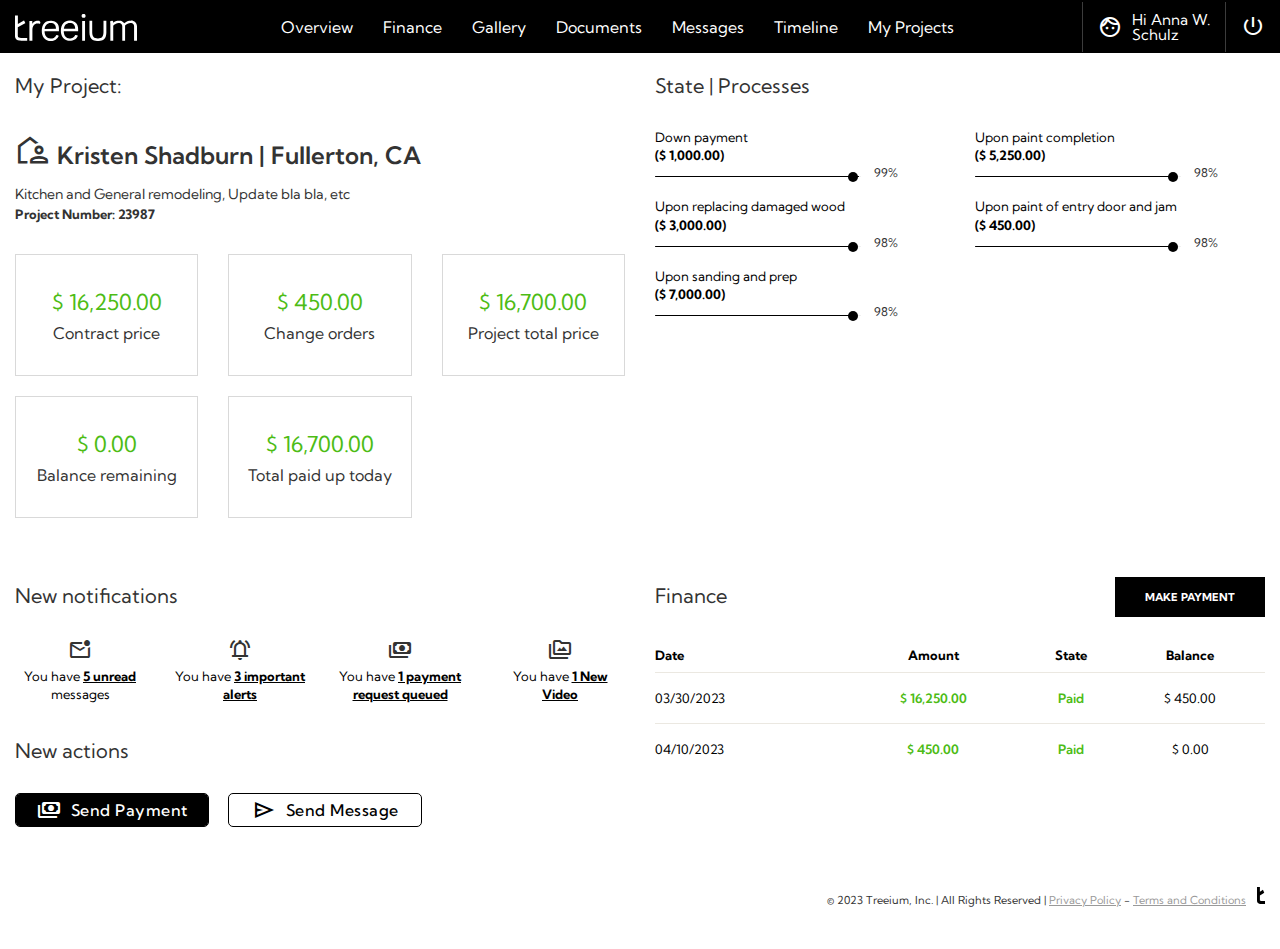
<file: portal.htm>
<!DOCTYPE html>
<!-- saved from url=(0046)http://localhost:8080/treeium-tetra/portal.htm -->
<html lang="en">

<head>
	<meta http-equiv="Content-Type" content="text/html; charset=UTF-8">
	<link id="faviconLink" rel="icon" type="image/png" href="http://localhost:8080/treeium-tetra/img/layout.logo.n.png">

	<meta name="viewport" content="width=device-width, initial-scale=1.0">

	<meta http-equiv="Cache-Control" content="private, no-store, no-cache, must-revalidate">
	<meta http-equiv="Pragma" content="no-cache">
	<meta http-equiv="Expires" content="0">
	<meta name="google" content="notranslate">



	<meta name="_csrf" content="f0f7c0a9-27ee-467a-8c5c-3977f1456ee6">
	<meta name="_csrf_header" content="X-CSRF-TOKEN">

	<title></title>
	<link rel="stylesheet"
		href="https://fonts.googleapis.com/css2?family=Material+Symbols+Outlined:opsz,wght,FILL,GRAD@48,400,0,0" />
	<link rel="stylesheet" type="text/css" href="./portal_files/jquery.cleditor.css">

	

	<script async="" src="./portal_files/analytics.js.descarga"></script>
	<script type="text/javascript" src="./portal_files/jquery-1.12.4.min.js.descarga"></script>
	<script type="text/javascript" src="./portal_files/jquery-ui.1.12.1.min.js.descarga"></script>
	<script type="text/javascript" src="./portal_files/jquery.wipetouch.js.descarga"></script>
	<script type="text/javascript" src="./portal_files/jquery.autocomplete.js.descarga"></script>
	<script type="text/javascript" src="./portal_files/jquery.cleditor.mojito.min.js.descarga"></script>

	<script type="text/javascript" src="./portal_files/columnAction.js.descarga"></script>
	<script type="text/javascript" src="./portal_files/log.js.descarga"></script>
	<script type="text/javascript" src="./portal_files/trash.js.descarga"></script>
	<script type="text/javascript" src="./portal_files/inputHtml.js.descarga"></script>
	<script type="text/javascript" src="./portal_files/inputDoc.js.descarga"></script>
	<script type="text/javascript" src="./portal_files/doc.js.descarga"></script>
	<script type="text/javascript" src="./portal_files/hidden.js.descarga"></script>
	<script type="text/javascript" src="./portal_files/bell.js.descarga"></script>
	<script type="text/javascript" src="./portal_files/inputText.js.descarga"></script>
	<script type="text/javascript" src="./portal_files/inputNumber.js.descarga"></script>
	<script type="text/javascript" src="./portal_files/inputDate.js.descarga"></script>
	<script type="text/javascript" src="./portal_files/inputBoolean.js.descarga"></script>
	<script type="text/javascript" src="./portal_files/inputFile.js.descarga"></script>
	<script type="text/javascript" src="./portal_files/list.js.descarga"></script>
	<script type="text/javascript" src="./portal_files/listColumnDate.js.descarga"></script>
	<script type="text/javascript" src="./portal_files/listColumnHidden.js.descarga"></script>
	<script type="text/javascript" src="./portal_files/listColumnAction.js.descarga"></script>
	<script type="text/javascript" src="./portal_files/calendar.js.descarga"></script>
	<script type="text/javascript" src="./portal_files/inputEntity.js.descarga"></script>
	<script type="text/javascript" src="./portal_files/queryTable.js.descarga"></script>
	<script type="text/javascript" src="./portal_files/button.js.descarga"></script>
	<script type="text/javascript" src="./portal_files/button2.js.descarga"></script>
	<script type="text/javascript" src="./portal_files/buttonSet.js.descarga"></script>
	<script type="text/javascript" src="./portal_files/notes.js.descarga"></script>
	<script type="text/javascript" src="./portal_files/docs.js.descarga"></script>
	<script type="text/javascript" src="./portal_files/form.js.descarga"></script>
	<script type="text/javascript" src="./portal_files/language.js.descarga"></script>
	<script type="text/javascript" src="./portal_files/messageList.js.descarga"></script>
	<script type="text/javascript" src="./portal_files/actionContainer.js.descarga"></script>
	<script type="text/javascript" src="./portal_files/tabLayout.js.descarga"></script>
	<script type="text/javascript" src="./portal_files/tab.js.descarga"></script>
	<script type="text/javascript" src="./portal_files/tree.js.descarga"></script>
	<script type="text/javascript" src="./portal_files/reportTable.js.descarga"></script>
	<script type="text/javascript" src="./portal_files/upload.js.descarga"></script>
	<script type="text/javascript" src="./portal_files/heic2any.js.descarga"></script>
	<script type="text/javascript" src="./portal_files/searchBox.js.descarga"></script>
	<script type="text/javascript" src="./portal_files/shiftzoom.js.descarga"></script>
	<script type="text/javascript" src="./portal_files/tabUtil.js.descarga"></script>
	<script type="text/javascript" src="./portal_files/jqUtil.js.descarga"></script>
	<script type="text/javascript" src="./portal_files/inputSelectMultiple.js.descarga"></script>
	<script type="text/javascript" src="./portal_files/inputSelect.js.descarga"></script>
	<script type="text/javascript" src="./portal_files/jquery.balloon.min.js.descarga"></script>
	<script type="text/javascript" src="./portal_files/vex.combined-4.0.1.js.descarga"></script>
	<script type="text/javascript" src="./portal_files/vexUtil.js.descarga"></script>
	<!-- 	<script type="text/javascript" src="jar/mojito/utils/web/scripts/chart/chart.bundle-2.7.1.js"></script>
	<script type="text/javascript" src="jar/mojito/utils/web/scripts/chart/chartjs-plugin-datalabels.min-2.7.1.js?v=2"></script> -->
	<script type="text/javascript" src="./portal_files/chart.bundle-3.6.0.js.descarga"></script>
	<script type="text/javascript" src="./portal_files/chartjs-plugin-datalabels.min-3.6.0.js.descarga"></script>
	<script type="text/javascript" src="./portal_files/numeral.min.js.descarga"></script>

	<!-- Recorder -->
	<script type="text/javascript" src="./portal_files/recorder.js.descarga"></script>
	<script type="text/javascript" src="./portal_files/recorder.js(1).descarga"></script>

	<script type="text/javascript" src="./portal_files/jquery.rateit.js.descarga"></script>

	<script type="text/javascript" src="./portal_files/trumbowyg.min.js.descarga"></script>
	<script type="text/javascript" src="./portal_files/trumbowyg.cleanpaste.js.descarga"></script>
	<script type="text/javascript" src="./portal_files/trumbowyg.colors.js.descarga"></script>
	<script type="text/javascript" src="./portal_files/trumbowyg.fontfamily.js.descarga"></script>
	<script type="text/javascript" src="./portal_files/trumbowyg.fontsize.js.descarga"></script>

	<link rel="stylesheet" href="./portal_files/lightgallery.css">
	<script type="text/javascript" src="./portal_files/lightgallery.min.js.descarga"></script>
	<script type="text/javascript" src="./portal_files/lg-thumbnail.min.js.descarga"></script>
	<script type="text/javascript" src="./portal_files/lg-zoom.min.js.descarga"></script>
	<script type="text/javascript" src="./portal_files/lg-fullscreen.min.js.descarga"></script>
	<script type="text/javascript" src="./portal_files/lg-video.min.js.descarga"></script>
	<script type="text/javascript" src="./portal_files/lg-hash.min.js.descarga"></script>
	<script type="text/javascript" src="./portal_files/lg-autoplay.min.js.descarga"></script>

	<script type="text/javascript" src="./portal_files/util.js.descarga"></script>
	<script type="text/javascript" src="./portal_files/stringUtil.js.descarga"></script>
	<script type="text/javascript" src="./portal_files/dateUtil.js.descarga"></script>
	<script type="text/javascript" src="./portal_files/numberUtil.js.descarga"></script>
	<script type="text/javascript" src="./portal_files/tagUtil.js.descarga"></script>
	<script type="text/javascript" src="./portal_files/render.js.descarga"></script>
	<script type="text/javascript" src="./portal_files/section.js.descarga"></script>
	<script type="text/javascript" src="./portal_files/graphicsUtil.js.descarga"></script>
	<script type="text/javascript" src="./portal_files/keyUtil.js.descarga"></script>
	<script type="text/javascript" src="./portal_files/actionUtil.js.descarga"></script>
	<script type="text/javascript" src="./portal_files/reversePolishUtil.js.descarga"></script>
	<script type="text/javascript" src="./portal_files/chartUtil.js.descarga"></script>
	<script type="text/javascript" src="./portal_files/communicationUtil.js.descarga"></script>
	<script type="text/javascript" src="./portal_files/kanbanUtil.js.descarga"></script>


	<!--
	<script type="text/javascript" src="jar/mojito/utils/web/scripts/reload.js?parser=reloadParser"></script>
	-->

	<!-- scripts -->
	<!-- Font Awebsome -->
	<link rel="stylesheet" href="./portal_files/font-awesome.4.7.0.min.css">
	<link rel="stylesheet" href="./portal_files/all.min.css">

	<script type="text/javascript" src="./portal_files/moment.js.descarga"></script>
	<script type="text/javascript" src="./portal_files/es.js.descarga"></script>
	<script type="text/javascript" src="./portal_files/collapse.js.descarga"></script>
	<script type="text/javascript" src="./portal_files/transition.js.descarga"></script>

	<!-- bootstrap -->
	<script src="./portal_files/bootstrap.3.3.7.min.js.descarga"></script>

	<script type="text/javascript" src="./portal_files/bootstrap-datetimepicker.min.js.descarga"></script>

	<!-- bootstrap -->
	<link rel="stylesheet" href="./portal_files/bootstrap.3.3.7.min.css">
	<!-- Hind -->
	<link href="./portal_files/fontsGoogleHind.css" rel="stylesheet">
	<!--  Hoja de estilos -->
	<link type="text/css" rel="stylesheet" href="./portal_files/style.css">
	<link rel="stylesheet" href="./portal_files/grid.css">
	<link rel="stylesheet" href="./portal_files/bootstrap-datetimepicker.min.css">

	<!--  Scroll -->
	<link rel="stylesheet" href="./portal_files/jquery.mCustomScrollbar.min.css">
	<script type="text/javascript" src="./portal_files/jquery.mCustomScrollbar.concat.min.js.descarga"></script>

	<!--  Nuevo estilo 2 -->
	<link rel="stylesheet" href="./portal_files/responsive.css">
	<script type="text/javascript" src="./portal_files/main.js.descarga"></script>

	<script type="text/javascript" src="./portal_files/global.js.descarga"></script>
	<script type="text/javascript" src="./portal_files/reload.js.descarga"></script>
	<script type="text/javascript" src="./portal_files/globalEnd.js.descarga"></script>

	<script type="text/javascript" src="./portal_files/object.js.descarga"></script>
	<script type="text/javascript" src="./portal_files/string.js.descarga"></script>
	<script type="text/javascript" src="./portal_files/bool.js.descarga"></script>
	<script type="text/javascript" src="./portal_files/int.js.descarga"></script>
	<script type="text/javascript" src="./portal_files/float.js.descarga"></script>
	<script type="text/javascript" src="./portal_files/date.js.descarga"></script>
	<script type="text/javascript" src="./portal_files/writer.js.descarga"></script>
	<script type="text/javascript" src="./portal_files/entity.js.descarga"></script>
	<script type="text/javascript" src="./portal_files/events.js.descarga"></script>
	<script type="text/javascript" src="./portal_files/mojito.js.descarga"></script>
	<script type="text/javascript" src="./portal_files/test.js.descarga"></script>

	<!-- vex -->
	<link rel="stylesheet" href="./portal_files/vex-4.0.1.css">
	<link rel="stylesheet" href="./portal_files/vex-theme-default-4.0.1.css">

	<!-- trumbowyg -->
	<link rel="stylesheet" href="./portal_files/trumbowyg.min.css">
	<link rel="stylesheet" href="./portal_files/trumbowyg.colors.css">

	<!-- rateit -->
	<link rel="stylesheet" href="./portal_files/rateit.css">

	<!--  stickyTableHeader -->
	<script src="./portal_files/jquery.stickyTableHeader.js.descarga"></script>

	<!-- automaticHorizontalScroll -->
	<link rel="stylesheet" href="./portal_files/automaticHorizontalScroll.jquery.css">
	<!-- 	<script src="jar/mojito/utils/web/scripts/automaticHorizontalScroll/automaticHorizontalScroll.jquery.js"></script> -->

	<!-- customAudioPlayer -->
	<link rel="stylesheet" href="./portal_files/customAudioPlayer.css">
	<script src="./portal_files/customAudioPlayer.jQuery.js.descarga"></script>

	<!-- Countdown -->
	<script src="./portal_files/countdown.js.descarga"></script>

	<!-- fullcalendar -->
	<!-- <link href="jar/mojito/utils/web/scripts/fullcalendar/core/main.css" rel="stylesheet" />
    <link href="jar/mojito/utils/web/scripts/fullcalendar/daygrid/main.css" rel="stylesheet" />
    <link href="jar/mojito/utils/web/scripts/fullcalendar/list/main.css" rel="stylesheet" />
    <link href="jar/mojito/utils/web/scripts/fullcalendar/timegrid/main.css" rel="stylesheet" />
	
    <script type='text/javascript' src="jar/mojito/utils/web/scripts/fullcalendar/core/main.js"></script>
    <script type='text/javascript' src="jar/mojito/utils/web/scripts/fullcalendar/daygrid/main.js"></script>
    <script type='text/javascript' src="jar/mojito/utils/web/scripts/fullcalendar/list/main.js"></script>
    <script type='text/javascript' src="jar/mojito/utils/web/scripts/fullcalendar/timegrid/main.js"></script>
	<script type='text/javascript' src='jar/mojito/utils/web/scripts/calendarUtil.js'></script> -->

	<!-- tribute -->
	<link href="./portal_files/tribute.css" rel="stylesheet">
	<link href="fer.css" rel="stylesheet">
	<script type="text/javascript" src="./portal_files/tribute.js.descarga"></script>

	<!-- favico -->
	<script type="text/javascript" src="./portal_files/favico-0.3.10.min.js.descarga"></script>

	<script>
		function getUserId() {
			return 'bbrussell@gmail.com';
		}
	</script>

	<meta http-equiv="Cache-Control" content="private, no-store, no-cache, must-revalidate">
	<meta http-equiv="Pragma" content="no-cache">
	<meta http-equiv="Expires" content="0">
	<meta name="_csrf" content="f0f7c0a9-27ee-467a-8c5c-3977f1456ee6">
	<meta name="_csrf_header" content="X-CSRF-TOKEN">
	<meta http-equiv="X-UA-Compatible" content="IE=edge">
	<meta name="viewport" content="width=device-width, initial-scale=1">
	<meta name="description" content="">
	<meta name="author" content="">
	<title>Customer Portal - Treeium</title>
	<link rel="icon" type="image/png"
		href="[data-uri]">
	<link href="./portal_files/bootstrap.min.css" rel="stylesheet">
	<link href="./portal_files/font-awesome.min.css" rel="stylesheet" type="text/css">
	<link href="./portal_files/css" rel="stylesheet">
	<link href="./portal_files/magnific-popup.css" rel="stylesheet">
	<link href="./portal_files/creative.min.css" rel="stylesheet">
	<script src="./portal_files/bootstrap.min.js.descarga"></script>
	<script src="./portal_files/dragdealer.js.descarga"></script>
	<script src="./portal_files/ddUtil.js.descarga"></script>
	<link href="./portal_files/style(1).css" rel="stylesheet" type="text/css">
	<script type="text/javascript" src="./portal_files/moment.js.descarga"></script>
	<script type="text/javascript" src="./portal_files/es.js.descarga"></script>
	<script type="text/javascript" src="./portal_files/collapse.js.descarga"></script>
	<script type="text/javascript" src="./portal_files/transition.js.descarga"></script>
	<script type="text/javascript" src="./portal_files/bootstrap-datetimepicker.min.js.descarga"></script>
	<link rel="stylesheet" href="./portal_files/bootstrap-datetimepicker.min.css">
	<link rel="stylesheet" href="./portal_files/vex-4.0.1.css">
	<link rel="stylesheet" href="./portal_files/vex-theme-default-4.0.1.css">
	<style>
		@font-face {
			font-family: 'Mojito';
			font-style: normal;
			font-weight: 400;
			src: url('jar/mojito/utils/web/fonts/mojito.eot');
			src: url('jar/mojito/utils/web/fonts/mojito.eot?#iefix') format('embedded-opentype'),
				url('jar/mojito/utils/web/fonts/mojito.woff') format('woff'),
				url('jar/mojito/utils/web/fonts/mojito.ttf') format('truetype'),
				url('jar/mojito/utils/web/fonts/mojito.svg#QuicksandBook') format('svg');
		}

		body {
			overflow: auto;
		}
	</style>
	<script>
		(function (h, o, t, j, a, r) {
			h.hj = h.hj || function () { (h.hj.q = h.hj.q || []).push(arguments) };
			h._hjSettings = { hjid: 874280, hjsv: 6 };
			a = o.getElementsByTagName('head')[0];
			r = o.createElement('script'); r.async = 1;
			r.src = t + h._hjSettings.hjid + j + h._hjSettings.hjsv;
			a.appendChild(r);
		})(window, document, 'https://static.hotjar.com/c/hotjar-', '.js?sv=');
	</script>
	<script async="" src="./portal_files/hotjar-874280.js.descarga"></script>
	<script>
		(function (i, s, o, g, r, a, m) {
			i['GoogleAnalyticsObject'] = r; i[r] = i[r] || function () {
				(i[r].q = i[r].q || []).push(arguments)
			}, i[r].l = 1 * new Date(); a = s.createElement(o),
				m = s.getElementsByTagName(o)[0]; a.async = 1; a.src = g; m.parentNode.insertBefore(a, m)
		})(window, document, 'script', 'https://www.google-analytics.com/analytics.js', 'ga');

		ga('create', 'UA-39914202-1', 'auto');
		ga('send', 'pageview');
	</script>
	<link rel="stylesheet" href="./portal_files/customer-portal.css">
	<style>
		#CalendarControl .weekend {
			color: #000000 !important;
		}

		div#processingDivMessage {
			z-index: 1011;
			position: fixed;
			padding: 0px;
			margin: -23px 0px 0px -160px;
			width: 320px;
			height: 46px;
			top: 50%;
			left: 50%;
			text-align: center;
			color: rgb(0, 0, 0);
			border: 3px solid [ !fondoMenu];
			background-color: [ !fondo];
		}

		div#processingDiv {
			z-index: 1000;
			border: none;
			margin: 0px;
			padding: 0px;
			width: 100%;
			height: 100%;
			top: 0px;
			left: 0px;
			background-color: rgb(0, 0, 0);
			-moz-opacity: 0.60;
			opacity: .60;
			filter: alpha(opacity=60);
			position: fixed;
		}

		div#processingDivMessage label {
			font: bold 40px Arial;
			color: [ !fondoMenu];
		}
	</style>
	<link rel="stylesheet" href="./portal_files/css2">
</head>
























<!-- Bootstrap Core CSS -->


<!-- Custom Fonts -->



<!-- Plugin CSS -->


<!-- Theme CSS -->



<!-- jQuery -->
<!-- <script src="jar/customerPortal/library/jquery/jquery.min.js"></script> -->
<!-- Bootstrap Core JavaScript -->


<!-- Plugin JavaScript -->
<!--  <script src="https://cdnjs.cloudflare.com/ajax/libs/jquery-easing/1.3/jquery.easing.min.js"></script> -->

<!-- ///////////// -->
<!-- /////*** Estos son los scripts para la barras drag and drop ***///// -->

<!-- Acá hace la llamada, revisar para setear valor inicial -->

<!-- ///////////// -->
<!-- ///////////// -->









<!-- Mojito Styles & Scripts 
	<link type="text/css" rel="stylesheet" href="jar/mojito/utils/web/styles/calendar.css">
	-->







<!-- Hotjar Tracking Code for experience.treeium.com -->









<body id="page-top" cz-shortcut-listen="true">

	<div id="processingDiv" style="display: none;"></div>
	<div id="processingDivMessage" style="display: none;">
		<label>
			<img src="./portal_files/loading.gif" alt="">
		</label>
	</div>

	<nav class="navbar navbar-inverse navbar-fixed-top">
		<div class="container-fluid">
			<!-- Brand and toggle get grouped for better mobile display -->
			<div class="navbar-header">
				<button type="button" class="navbar-toggle collapsed" data-toggle="collapse"
					data-target="#navbar-collapse-4">
					<span class="sr-only">Toggle navigation</span>
					<span class="icon-bar"></span>
					<span class="icon-bar"></span>
					<span class="icon-bar"></span>
				</button>
				<a class="navbar-brand" href="http://localhost:8080/treeium-tetra/portal.htm#">
					<svg width="122" height="27" viewBox="0 0 122 27" fill="none" xmlns="http://www.w3.org/2000/svg">
						<path fill-rule="evenodd" clip-rule="evenodd"
							d="M22.5538 6.73474C22.9431 6.72969 23.3317 6.77065 23.712 6.85682C24.0253 6.89947 24.3264 7.01042 24.5954 7.18237C24.8356 7.31672 25.0384 7.51292 25.1843 7.75207C25.3072 8.0113 25.3678 8.29751 25.3609 8.58628C25.3682 8.79453 25.3348 9.00215 25.2628 9.19668C25.1824 9.4029 25.0622 9.58986 24.9094 9.74604V9.86812H24.7524C24.4501 9.70836 24.1255 9.59852 23.7905 9.54258C23.3532 9.49756 22.9126 9.49756 22.4753 9.54258C21.7709 9.51387 21.0698 9.65729 20.4288 9.96126C19.7877 10.2652 19.2246 10.7212 18.7849 11.2924C18.313 11.8935 17.9595 12.5848 17.7445 13.3271C17.4983 14.1851 17.3792 15.077 17.3912 15.9721V26.6541H14.4074V6.9789H17.293V9.84778C17.4743 9.56624 17.6778 9.30082 17.9015 9.05426C18.3033 8.58381 18.7657 8.17301 19.2756 7.83346C19.7707 7.48163 20.3131 7.20739 20.8853 7.01959C21.4236 6.83438 21.9867 6.73825 22.5538 6.73474ZM40.9667 14.8734C40.9667 10.9872 39.1019 9.05426 35.5881 9.05426C34.8227 9.0167 34.0578 9.13971 33.3394 9.41591C32.6209 9.69211 31.9636 10.1158 31.4069 10.6616C30.8871 11.2049 30.4738 11.8475 30.1899 12.5539C29.897 13.3241 29.7055 14.1316 29.6206 14.9548L40.9667 14.8734ZM43.9308 15.3821C43.9597 15.9242 43.9597 16.4676 43.9308 17.0098V17.2133H29.5617C29.5815 18.2053 29.7267 19.1903 29.9936 20.1432C30.2376 21.0005 30.6374 21.8016 31.1714 22.5034C31.6647 23.124 32.2894 23.6184 32.997 23.948C33.7657 24.288 34.5955 24.4544 35.4311 24.4363C36.0514 24.5023 36.677 24.4955 37.2959 24.416C37.7969 24.3166 38.2802 24.1382 38.7289 23.887C39.1654 23.6562 39.5631 23.3539 39.9067 22.9917C40.28 22.5824 40.6091 22.1321 40.8882 21.6488C40.982 21.4742 41.1171 21.3272 41.2808 21.2215C41.447 21.1202 41.6378 21.0708 41.8304 21.0791C42.4485 21.1499 43.0376 21.3886 43.5382 21.7709L43.6756 21.8726V22.0558C43.3974 22.794 43.0064 23.481 42.5175 24.0904C41.989 24.7191 41.3659 25.255 40.6723 25.6775C39.9382 26.1319 39.1449 26.4746 38.3167 26.6948C37.4239 26.9215 36.5072 27.0309 35.5881 27.0203C34.7417 27.0253 33.8979 26.9228 33.0755 26.7151C31.5668 26.3113 30.2032 25.4633 29.1495 24.2735C28.6245 23.6642 28.1881 22.9788 27.8539 22.2389C27.4865 21.4354 27.2162 20.588 27.0491 19.7159C26.8703 18.7573 26.7848 17.7826 26.7939 16.8063C26.774 15.379 26.9727 13.9574 27.3828 12.5946C27.7696 11.3928 28.3986 10.29 29.228 9.35946C30.0304 8.46545 31.0167 7.77005 32.1136 7.32479C33.3191 6.86152 34.597 6.63386 35.8826 6.65335C36.9946 6.58947 38.1073 6.76432 39.151 7.16696C40.1948 7.56959 41.1471 8.19133 41.9482 8.99322C42.6867 9.79134 43.2435 10.7508 43.5775 11.8011C43.8957 12.9921 44.0152 14.2307 43.9308 15.4634V15.3821ZM60.1648 14.8734C60.1648 10.9872 58.2999 9.05426 54.7862 9.05426C54.0296 9.01089 53.2723 9.12343 52.558 9.38537C51.8437 9.6473 51.1866 10.0534 50.6246 10.5803C50.1045 11.1192 49.6969 11.7633 49.4272 12.4725C49.1343 13.2427 48.9428 14.0502 48.8579 14.8734H60.1648ZM63.1289 15.3821C63.1289 15.9111 63.1289 16.4604 63.1289 17.0098V17.2133H48.7598C48.7796 18.2053 48.9248 19.1903 49.1917 20.1432C49.4357 21.0005 49.8355 21.8016 50.3694 22.5034C50.8627 23.124 51.4874 23.6184 52.195 23.948C52.9716 24.2849 53.8071 24.4512 54.6488 24.4363C55.2358 24.441 55.8216 24.3796 56.3958 24.2532C56.8977 24.1574 57.3815 23.9788 57.8288 23.7242C58.2653 23.4934 58.663 23.1911 59.0066 22.8289C59.3858 22.4248 59.7155 21.9738 59.9881 21.4861C60.082 21.3115 60.2171 21.1644 60.3807 21.0588C60.5477 20.9595 60.738 20.9102 60.9304 20.9163C61.5493 20.9833 62.1394 21.2223 62.6382 21.6081L62.7756 21.7099V21.893C62.5046 22.6348 62.1128 23.323 61.6174 23.9277C61.0935 24.5612 60.4695 25.0978 59.7722 25.5147C59.0381 25.9692 58.2448 26.3118 57.4166 26.532C56.5303 26.7575 55.6202 26.8669 54.7077 26.8576C53.8612 26.8638 53.0172 26.7613 52.195 26.5524C51.4213 26.3558 50.6802 26.0403 49.9965 25.6164C49.336 25.2122 48.7401 24.7043 48.2298 24.1108C47.6985 23.5022 47.2555 22.8168 46.9146 22.0761C46.5537 21.2718 46.29 20.4244 46.1294 19.5531C45.9438 18.5953 45.8517 17.6205 45.8546 16.6436C45.8309 15.2144 46.0365 13.7911 46.4631 12.4318C46.835 11.2275 47.4583 10.123 48.2887 9.19668C49.0911 8.30268 50.0773 7.60728 51.1743 7.16202C52.3949 6.74511 53.6793 6.56575 54.9629 6.63301C56.0717 6.57073 57.1811 6.74641 58.2214 7.14903C59.2618 7.55165 60.2107 8.17256 61.0089 8.97287C61.7474 9.77099 62.3041 10.7304 62.6382 11.7807C63.005 12.9699 63.1711 14.2157 63.1289 15.4634V15.3821ZM68.4486 3.84552C67.2316 3.84552 66.623 3.23512 66.623 2.03466V1.81085C66.623 0.610399 67.2316 0 68.4486 0H68.7038C69.9209 0 70.549 0.610399 70.549 1.81085V2.03466C70.5674 2.28213 70.533 2.53076 70.4482 2.76286C70.3634 2.99497 70.2302 3.20484 70.0583 3.37754C69.6795 3.70422 69.196 3.87127 68.7038 3.84552H68.4486ZM67.369 6.89751H70.0386V26.6541H67.153V6.9789L67.369 6.89751ZM116.032 6.55162C116.819 6.51723 117.606 6.64719 118.344 6.93379C119.083 7.22039 119.758 7.65779 120.331 8.22004C120.887 8.79536 121.316 9.48976 121.587 10.2547C121.872 11.0202 122.012 11.8353 121.999 12.6556V26.6541H119.074V12.737C119.082 12.1662 119.009 11.5972 118.858 11.0482C118.723 10.619 118.502 10.224 118.21 9.88847C117.9 9.57897 117.523 9.34905 117.111 9.21703C116.597 9.05178 116.059 8.97615 115.521 8.99322C114.537 8.98543 113.564 9.20799 112.675 9.64431C111.707 10.1152 110.829 10.7631 110.084 11.5569V11.9435C110.084 12.1063 110.084 12.2283 110.084 12.3097V26.6541H107.257V12.4115C107.269 11.93 107.182 11.4515 107.002 11.0075C106.841 10.6013 106.6 10.2341 106.295 9.92916C105.972 9.62147 105.591 9.38599 105.176 9.23738C104.706 9.08453 104.216 9.009 103.724 9.01356C102.748 9.00451 101.783 9.21994 100.897 9.64431C100.421 9.87659 99.967 10.156 99.5424 10.4785C99.0866 10.8427 98.6539 11.2369 98.2468 11.6586V26.6541H95.3416V13.7543C95.3416 12.0249 95.3416 10.6616 95.3416 9.685C95.3252 8.99675 95.2263 8.31328 95.0472 7.65034V7.44687L95.2435 7.34514C95.5884 7.18697 95.9424 7.05107 96.3035 6.93821C96.5861 6.86441 96.8758 6.82346 97.1672 6.81613C97.37 6.80984 97.5703 6.86401 97.7443 6.97221C97.9182 7.08041 98.0586 7.23809 98.1487 7.42653C98.2413 7.86214 98.2413 8.31344 98.1487 8.74906L99.2087 7.95554C99.6792 7.66411 100.172 7.41236 100.681 7.20271C101.205 7.01252 101.743 6.86957 102.291 6.77543C102.882 6.68522 103.479 6.63763 104.077 6.63301C104.639 6.62683 105.2 6.69521 105.745 6.83647C106.256 6.96544 106.75 7.15667 107.218 7.40618C108.007 7.86723 108.68 8.51571 109.181 9.29842C109.656 8.88273 110.154 8.49551 110.673 8.13866C111.184 7.78748 111.73 7.49417 112.302 7.26375C112.861 7.01834 113.448 6.84742 114.049 6.75509C114.705 6.6504 115.368 6.60953 116.032 6.63301V6.55162ZM74.5928 6.79578H77.2036V18.0678C77.1896 19.0353 77.3019 20.0003 77.5373 20.9367C77.7176 21.689 78.0674 22.3863 78.558 22.9714C79.0328 23.4904 79.6273 23.8755 80.2855 24.0904C81.1155 24.3687 81.9849 24.4994 82.857 24.477C83.716 24.4967 84.5722 24.366 85.3892 24.0904C86.0453 23.8707 86.6387 23.4863 87.1167 22.9714C87.6194 22.3949 87.9709 21.6943 88.1374 20.9367C88.3897 20.0034 88.5087 19.0369 88.4908 18.0678V6.79578H91.3567V18.312C91.3877 19.6206 91.2154 20.9259 90.8464 22.1778C90.548 23.2071 90.0085 24.1437 89.276 24.9043C88.5215 25.6473 87.606 26.1915 86.6063 26.4913C85.398 26.8717 84.1391 27.0503 82.8766 27.0203C81.6189 27.0309 80.3673 26.8387 79.1666 26.4506C78.1898 26.1479 77.2954 25.6112 76.5558 24.8839C75.8355 24.1205 75.3094 23.1837 75.0246 22.1575C74.6378 20.9154 74.4456 19.6171 74.4554 18.312V6.79578H74.5928ZM5.33839 26.6134C4.54369 26.5345 3.75612 26.3917 2.9828 26.1861C2.4366 26.0497 1.92253 25.8006 1.4713 25.4537C0.993576 25.0423 0.616834 24.5193 0.372019 23.9277C0.104542 23.2862 -0.0228193 22.5914 -0.000949608 21.893V1.50565H2.88465V9.90882L8.89141 6.49058H9.06808C9.51679 7.32942 9.92303 8.19194 10.2851 9.0746V9.25772H10.1085L2.80613 13.3271V21.4657C2.82006 21.8615 2.89289 22.2527 3.02206 22.6255C3.11366 22.9036 3.26852 23.1549 3.47355 23.3579C4.41789 23.9627 5.53104 24.2207 6.63397 24.0904H12.1892V26.6541H5.88803L5.33839 26.6134Z"
							fill="white"></path>
					</svg>
				</a>
			</div>

			<!-- Collect the nav links, forms, and other content for toggling -->
			<div class="collapse navbar-collapse" id="navbar-collapse-4">
				<ul class="nav navbar-nav">
					<li>
						<a href="http://localhost:8080/treeium-tetra/portal.htm" class="active">Overview</a>
					</li>
					<!--
		    <li>
		        <a href="portalProgress.htm" class="" style="background-image: url(jar/customerPortal/img/icon2.png);">Progress</a>
		    </li>
		    -->
					<li>
						<a href="http://localhost:8080/treeium-tetra/portalFinance.htm" class=""
							style="display: block;">Finance</a>
					</li>
					<li>
						<a href="http://localhost:8080/treeium-tetra/portalGallery.htm" class="">Gallery</a>
					</li>
					<li>
						<a href="http://localhost:8080/treeium-tetra/portalDocuments.htm" class="">Documents</a>
					</li>
					<li>
						<a href="http://localhost:8080/treeium-tetra/portalMessages.htm" class="">Messages <span
								class="news" style="display: none">0</span></a>
					</li>
					<li>
						<a href="http://localhost:8080/treeium-tetra/portalTimeline.htm" class="">Timeline <span
								class="news" style="display: none">0</span></a>
					</li>
					<li>
						<a href="http://localhost:8080/treeium-tetra/portalProjectList.htm" style="display: block;">My
							Projects</a>
					</li>
				</ul>
			</div><!-- /.navbar-collapse -->

			<!-- Collect the nav links, forms, and other content for toggling -->
			<div class="collapse navbar-collapse" id="navbar-collapse-4">
				<ul class="nav navbar-nav navbar-right">
					<li>
						<a href="http://localhost:8080/treeium-tetra/portalPersonRecord.htm" class="portalPerson"
							style="display: block;">
							<span class="material-symbols-outlined">
								face
							</span>
							<p>Hi Anna W. <br>Schulz</p>
						</a>
					</li>
					<li>
						<a onclick="utilLogout(); window.close();" class="" href="javascript:return false;"
							style="display: inline-block;">
							<span class="material-symbols-outlined">
								power_settings_new
							</span>
						</a>
					</li>
				</ul>
			</div><!-- /.navbar-collapse -->
		</div><!-- /.container -->
	</nav><!-- /.navbar -->

	<div style="height: 73px"></div>

	<script>
		$(document).ready(function () {
			var containerDiv = document.getElementById('mojito-container-div');
			if (containerDiv != null) {
				document.getElementById('mojito-container-div').onscroll = function () {
					var position = $('#mojito-container-div').scrollTop();
					$('#scrollActual').val(position);
				};
			}
		});
	</script>
	<form id="form" data-control="form" method="post" data-control-ok="true">
		<input type="hidden" name="_csrf" value="f0f7c0a9-27ee-467a-8c5c-3977f1456ee6">
		<input type="hidden" id="methodName" name="methodName" value="">
		<input type="hidden" id="firstParameter" name="firstParameter" value="">
		<input type="hidden" id="scrollActual" name="scrollActual" value="">
		<div id="messageList" data-control="messageList" data-control-ok="true">
			<div class="mojito-messagelist-div" style="display: none;"></div>
		</div>
		<section id="panel" class="section bwhite f13">
			<div class="container-fluid">
				<!-- paneles -->
				<div class="row">
					<div class="col-sm-6 panel1">
						<div class="f20">
							<table class="table-icon">
								<tbody>
									<tr>
										<td>My Project:</td>
									</tr>
								</tbody>
							</table>
						</div>
						<div class="space2"></div>
						<div class="f24 bold">
							<span class="material-symbols-outlined"
								style="font-size: 36px;transform: translateY(4px);font-weight: 400;font-weight: 400">
								location_away
							</span>
							Kristen Shadburn | Fullerton, CA
						</div>
						<div class="space1"></div>
						<div class="f14">Kitchen and General remodeling, Update bla bla, etc</div>
						<div class="f13"><b>Project Number: 23987</b></div>

						<div class="space2"></div>
						<div class="row">
							<div class="col-sm-4">
								<div>
									<div class="f22 fgreen">$ 16,250.00</div>
									<div class="f16">Contract price</div>
								</div>
							</div>
							<div class="col-sm-4" style="display: block">
								<div>
									<div class="f22 fgreen">$ 450.00</div>
									<div class="f16">Change orders</div>
								</div>
							</div>
							<div class="col-sm-4" style="display: block">
								<div>
									<div class="f22 fgreen">$ 16,700.00</div>
									<div class="f16">Project total price</div>
								</div>
							</div>
							<div class="col-sm-4">
								<div>
									<div class="f22 fgreen">$ 0.00</div>
									<div class="f16">Balance remaining</div>
								</div>
							</div>
							<div class="col-sm-4">
								<div>
									<div class="f22 fgreen">$ 16,700.00</div>
									<div class="f16">Total paid up today</div>
								</div>
							</div>
						</div>
					</div>
					<div class="col-sm-6 panel2">
						<div class="f20">
							<table class="table-icon">
								<tbody>
									<tr>
										<td>State | Processes</td>
									</tr>
								</tbody>
							</table>
						</div>
						<div class="space2"></div>
						<div class="row f10">
							<div class="col-sm-6">
								<!-- bar -->
								<div class="label-bar">
									Down payment <br><b>($ 1,000.00)</b>
								</div>
								<div class="bar f12">
									<div id="just-a-slider-85253" class="dragdealer red-bar">
										<div class="completed" style="width: 100%;"></div>
										<div class="handle disabled"
											style="perspective: 1000px; backface-visibility: hidden; transform: translateX(224px);">
										</div>
									</div>
									<span class="value complet">100</span>%
								</div>
								<div class="space1"></div>
								<script>
									ddSet('just-a-slider-85253', 100.00 / 100);
								</script>
								<!-- end bar 1-->
								<!-- bar -->
								<div class="label-bar">
									Upon replacing damaged wood <br><b>($ 3,000.00)</b>
								</div>
								<div class="bar f12">
									<div id="just-a-slider-85239" class="dragdealer red-bar">
										<div class="completed" style="width: 100%;"></div>
										<div class="handle disabled"
											style="perspective: 1000px; backface-visibility: hidden; transform: translateX(224px);">
										</div>
									</div>
									<span class="value complet">100</span>%
								</div>
								<div class="space1"></div>
								<script>
									ddSet('just-a-slider-85239', 100.00 / 100);
								</script>
								<!-- end bar 1-->
								<!-- bar -->
								<div class="label-bar">
									Upon sanding and prep <br><b>($ 7,000.00)</b>
								</div>
								<div class="bar f12">
									<div id="just-a-slider-85240" class="dragdealer red-bar">
										<div class="completed" style="width: 100%;"></div>
										<div class="handle disabled"
											style="perspective: 1000px; backface-visibility: hidden; transform: translateX(224px);">
										</div>
									</div>
									<span class="value complet">100</span>%
								</div>
								<div class="space1"></div>
								<script>
									ddSet('just-a-slider-85240', 100.00 / 100);
								</script>
								<!-- end bar 1-->
							</div>
							<div class="col-sm-6">
								<!-- bar -->
								<div class="label-bar">
									Upon paint completion <br><b>($ 5,250.00)</b>
								</div>
								<div class="bar f12">
									<div id="just-a-slider-85241" class="dragdealer red-bar">
										<div class="completed" style="width: 100%;"></div>
										<div class="handle disabled"
											style="perspective: 1000px; backface-visibility: hidden; transform: translateX(224px);">
										</div>
									</div>
									<span class="value complet">100</span>%
								</div>
								<div class="space1"></div>
								<script>
									ddSet('just-a-slider-85241', 100.00 / 100);
								</script>
								<!-- end bar 1-->
								<!-- bar -->
								<div class="label-bar">
									Upon paint of entry door and jam <br><b>($ 450.00)</b>
								</div>
								<div class="bar f12">
									<div id="just-a-slider-85492" class="dragdealer red-bar">
										<div class="completed" style="width: 100%;"></div>
										<div class="handle disabled"
											style="perspective: 1000px; backface-visibility: hidden; transform: translateX(224px);">
										</div>
									</div>
									<span class="value complet">100</span>%
								</div>
								<div class="space1"></div>
								<script>
									ddSet('just-a-slider-85492', 100.00 / 100);
								</script>
								<!-- end bar 1-->
							</div>
						</div>
						<div class="row f10" style="padding-left: 16px; display: none;">
							<a href="http://localhost:8080/treeium-tetra/portalFinance.htm">Go to Finance section for
								complete list.</a>
						</div>
					</div>
				</div>
				<!-- fin paneles -->
			</div>
		</section>
		<!-- fin panel  -->
		<div class="space1"></div>



		<!-- elements  -->
		<section id="elements" class="section bwhite f13">
			<div class="container-fluid">
				<div class="row">
					<div class="col-sm-6 padding-v-20 column1">
						<div class="f20">
							<table class="table-icon">
								<tbody>
									<tr>
										<td>New notifications</td>
									</tr>
								</tbody>
							</table>
						</div>

						<div class="space2"></div>

						<div style="display: block;">
							<div class="row">
								<div class="col-sm-3">
									<div class="text-icon">
										<a href="#"></a>
										<span class="material-symbols-outlined">mark_email_unread</span>
										<div class="label-bar gallery">
											You have <b><u>5 unread</u></b> messages
										</div>
									</div>
								</div>
								<div class="col-sm-3">
									<div class="text-icon">
										<a href="#"></a>
										<span class="material-symbols-outlined">notifications_active</span>
										<div class="label-bar gallery">
											You have <b><u>3 important alerts</u></b>
										</div>
									</div>
								</div>
								<div class="col-sm-3">
									<div class="text-icon">
										<a href="#"></a>
										<span class="material-symbols-outlined">payments</span>
										<div class="label-bar gallery">
											You have <b><u>1 payment request queued</u></b>
										</div>
									</div>
								</div>
								<div class="col-sm-3">
									<div class="text-icon">
										<a href="#"></a>
										<span class="material-symbols-outlined">perm_media</span>
										<div class="label-bar gallery">
											You have <b><u>1 New Video</u></b>
										</div>
									</div>
								</div>
							</div>
						</div>

						<div class="space1"></div>

						<div class="f20">
							<table class="table-icon">
								<tbody>
									<tr>
										<td>New actions</td>
									</tr>
								</tbody>
							</table>
						</div>

						<div class="space2"></div>

						<div class="display: block">
							<div class="row">
								<div class="col-lg-4">
									<div>
										<button class="btn btn-dark"><span class="material-symbols-outlined">
											payments
											</span>Send Payment</button>
									</div>
								</div>
								<div class="col-lg-4">
									<div>
										<button class="btn second"><span class="material-symbols-outlined">
											send
											</span>Send Message</button>
									</div>
								</div>
							</div>
						</div>


						<!-- <div class="f13" style="display: none;"><span class="fgreen"></span> uploaded new photos</div>
						<div class="row">
							<div class="col-sm-9 col-sm-offset-1 col-xs-8 col-xs-offset-2">
								<div class="galeria popup-gallery slick-initialized slick-slider">
									<div aria-live="polite" class="slick-list draggable">
										<div class="slick-track"
											style="opacity: 1; width: 0px; transform: translate3d(0px, 0px, 0px);"
											role="listbox"></div>
									</div>
								</div>
							</div>
						</div>

						<div class="space2"></div> -->

					</div>
					<div class="col-sm-6 padding-v-20 column2">

						<div class="f20">
							<table class="table-icon">
								<tbody>
									<tr>
										<td>Finance</td>
										<td style="text-align: right; width: 100%;">
											<a href="http://localhost:8080/treeium-tetra/portalPayment.htm" class="btn"
												style="display: inline;">MAKE PAYMENT</a>
										</td>
									</tr>
								</tbody>
							</table>
						</div>

						<div class="space1"></div>

						<div class="tabla-finance text-center">
							<table>
								<tbody>
									<tr>
										<th>Date</th>
										<th>Amount</th>
										<th>State</th>
										<th>Balance</th>
										<th style="display: none;">Misc.</th>
									</tr>
									<tr>
										<td>03/30/2023</td>
										<td class="fgreen bold">$ 16,250.00</td>
										<td class="fgreen bold">Paid</td>
										<td>
											$ 450.00
										</td>
										<td style="display: none;">
											$ 0.00
										</td>
									</tr>
									<tr>
										<td>04/10/2023</td>
										<td class="fgreen bold">$ 450.00</td>
										<td class="fgreen bold">Paid</td>
										<td>
											$ 0.00
										</td>
										<td style="display: none;">
											$ 0.00
										</td>
									</tr>
								</tbody>
							</table>
						</div>


					</div>
				</div>
			</div>
		</section>
		<!-- fin elements  -->




	</form>
	<footer>
		<div class="container-fluid text-right">
			© 2023 Treeium, Inc. | All Rights Reserved | <a
				href="https://www.treeium.com/treeium-privacy-and-security-policies" target="_blank">Privacy Policy</a>
			- <a href="https://www.treeium.com/terms-and-conditions" target="_blank">Terms and Conditions</a>
			<div style="display:inline-block; margin-left: 8px;">
				<svg width="8" height="17" viewBox="0 0 8 17" fill="none" xmlns="http://www.w3.org/2000/svg">
					<path fill-rule="evenodd" clip-rule="evenodd"
						d="M3.54755 17L3.16508 16.951L2.79924 16.8842C2.68166 16.8638 2.56511 16.837 2.45003 16.8041C2.32531 16.7774 2.21722 16.7418 2.1216 16.715C2.02598 16.6883 1.90542 16.6393 1.8098 16.5993C1.71463 16.5605 1.62163 16.5159 1.53127 16.4657C1.43893 16.4195 1.34999 16.3659 1.2652 16.3054C1.18375 16.2491 1.10722 16.185 1.03655 16.1139C0.950883 16.0305 0.870341 15.9413 0.795427 15.8468C0.718102 15.7534 0.64592 15.6553 0.579248 15.5529C0.51402 15.4498 0.454335 15.3427 0.400485 15.2323C0.344031 15.123 0.294045 15.01 0.250823 14.8939C0.20584 14.7761 0.166979 14.6557 0.134419 14.5333C0.101161 14.4086 0.0762169 14.2839 0.0512732 14.1592C0.0263295 14.0346 0.0180149 13.9099 0.00554304 13.7719C-0.00692881 13.6338 0.00554304 13.4958 0.00554304 13.3711V0H2.89486V4.65741L5.23956 3.17915L5.36012 3.11682L5.5763 2.97878L5.94214 2.7517L6.13754 3.19696L6.25394 3.45076L6.31214 3.57543L6.56989 4.13201L6.91495 5.02252L6.95236 5.11603V5.13829L7.03967 5.37428L7.19349 5.77501L6.8609 5.98874L6.66135 6.11341L6.56574 6.17575L2.89486 8.55343V13.1841C2.89486 13.2153 2.89486 13.2554 2.89486 13.2999C2.90063 13.3438 2.91038 13.3871 2.92396 13.429C2.93066 13.4684 2.94039 13.5071 2.95306 13.5448C2.95903 13.5666 2.9674 13.5875 2.978 13.6071V13.6427C3.13544 13.7668 3.32021 13.845 3.51429 13.8698C3.77325 13.9074 4.03464 13.9223 4.29586 13.9144H8V16.9955H3.84272H3.75957H3.72631H3.66811L3.54755 17Z"
						fill="black"></path>
				</svg>
			</div>
		</div>
	</footer>



	<div id="routing-number" class="modal fade" tabindex="-1" role="dialog" aria-labelledby="exampleModalPopoversLabel"
		aria-hidden="true">
		<div class="modal-dialog" role="document">
			<div class="modal-content">
				<div class="modal-body">
					<button type="button" class="close" data-dismiss="modal" aria-label="Close">
						<i class="fa fa-times" aria-hidden="true"></i>
					</button>
					<div class="space1"></div>
					<b><span class="f24 questions"><i class="fa fa-question-circle" aria-hidden="true"></i></span>
						&nbsp;Where can I find this? </b>
					<div class="space1"></div>
					<p>
						Your bank routing number can be found at the bottom of your checks. Your financial institution
						should also be able to provide you this information.
					</p>
					<div class="space1"></div>
					<div class="text-center">
						<img src="./portal_files/where.jpg" alt="" class="img-responsive">
					</div>
					<div class="space1"></div>
				</div>
				<div class="modal-footer">
					<button type="button" class="btn btn-secondary" data-dismiss="modal">Close</button>
				</div>
			</div>
		</div>
	</div>

	<script>utilOcultarProcesando();</script>

	<script src="./portal_files/scrollreveal.min.js.descarga"></script>
	<script src="./portal_files/jquery.magnific-popup.min.js.descarga"></script>

	<!-- Theme JavaScript -->
	<script src="./portal_files/creative.min.js.descarga"></script>





	<!-- ///////////// -->
	<!-- /////*** SLIDE DE IMAGENES ***///// -->
	<link href="./portal_files/slick.css" rel="stylesheet" type="text/css">
	<link href="./portal_files/slick-theme.css" rel="stylesheet" type="text/css">
	<script src="./portal_files/slick.min.js.descarga"></script>
	<script src="./portal_files/llamada.js.descarga"></script>
	<!-- ///////////// -->
	<!-- ///////////// -->
	<script>
		$(document).on("focus", function () {
			setTimeout(function () { utilDoAjax('checkSession.ajax?url=' + encodeURI(window.location.href), null, utilCheckSession); }, 200);
		});
	</script>


	<!-- Modal -->
	<div id="audioModal" class="modal fade audioModal">
		<div class="modal-dialog">
			<div class="modal-content">
				<div class="modal-body"> <button type="button" class="close" data-dismiss="modal"
						aria-hidden="true">×</button> <!-- Reproductor -->
					<div id="player-custom"> <audio src="">Your browser does not support the audio element.</audio>
						<div class="info">
							<div class="name"></div>
							<div class="description"></div>
						</div>
						<div class="player-container">
							<div>
								<div class="btns">
									<div class="iconfont prev icon-prev"></div>
									<div class="iconfont play-pause icon-play"></div>
									<div class="iconfont next icon-next"></div>
								</div>
								<div class="progress-container">
									<div class="progress"></div>
									<div class="current-progress">00:00</div>
									<div class="total-progress">00:00</div>
								</div>
							</div>
						</div>
					</div> <!-- Fin Reproductor -->
				</div>
			</div>
		</div>
	</div> <!-- Fin Modal -->
</body><!-- este es el pop up del routing-number, puede ir en otra parte del codigo-->

</html>
</file>
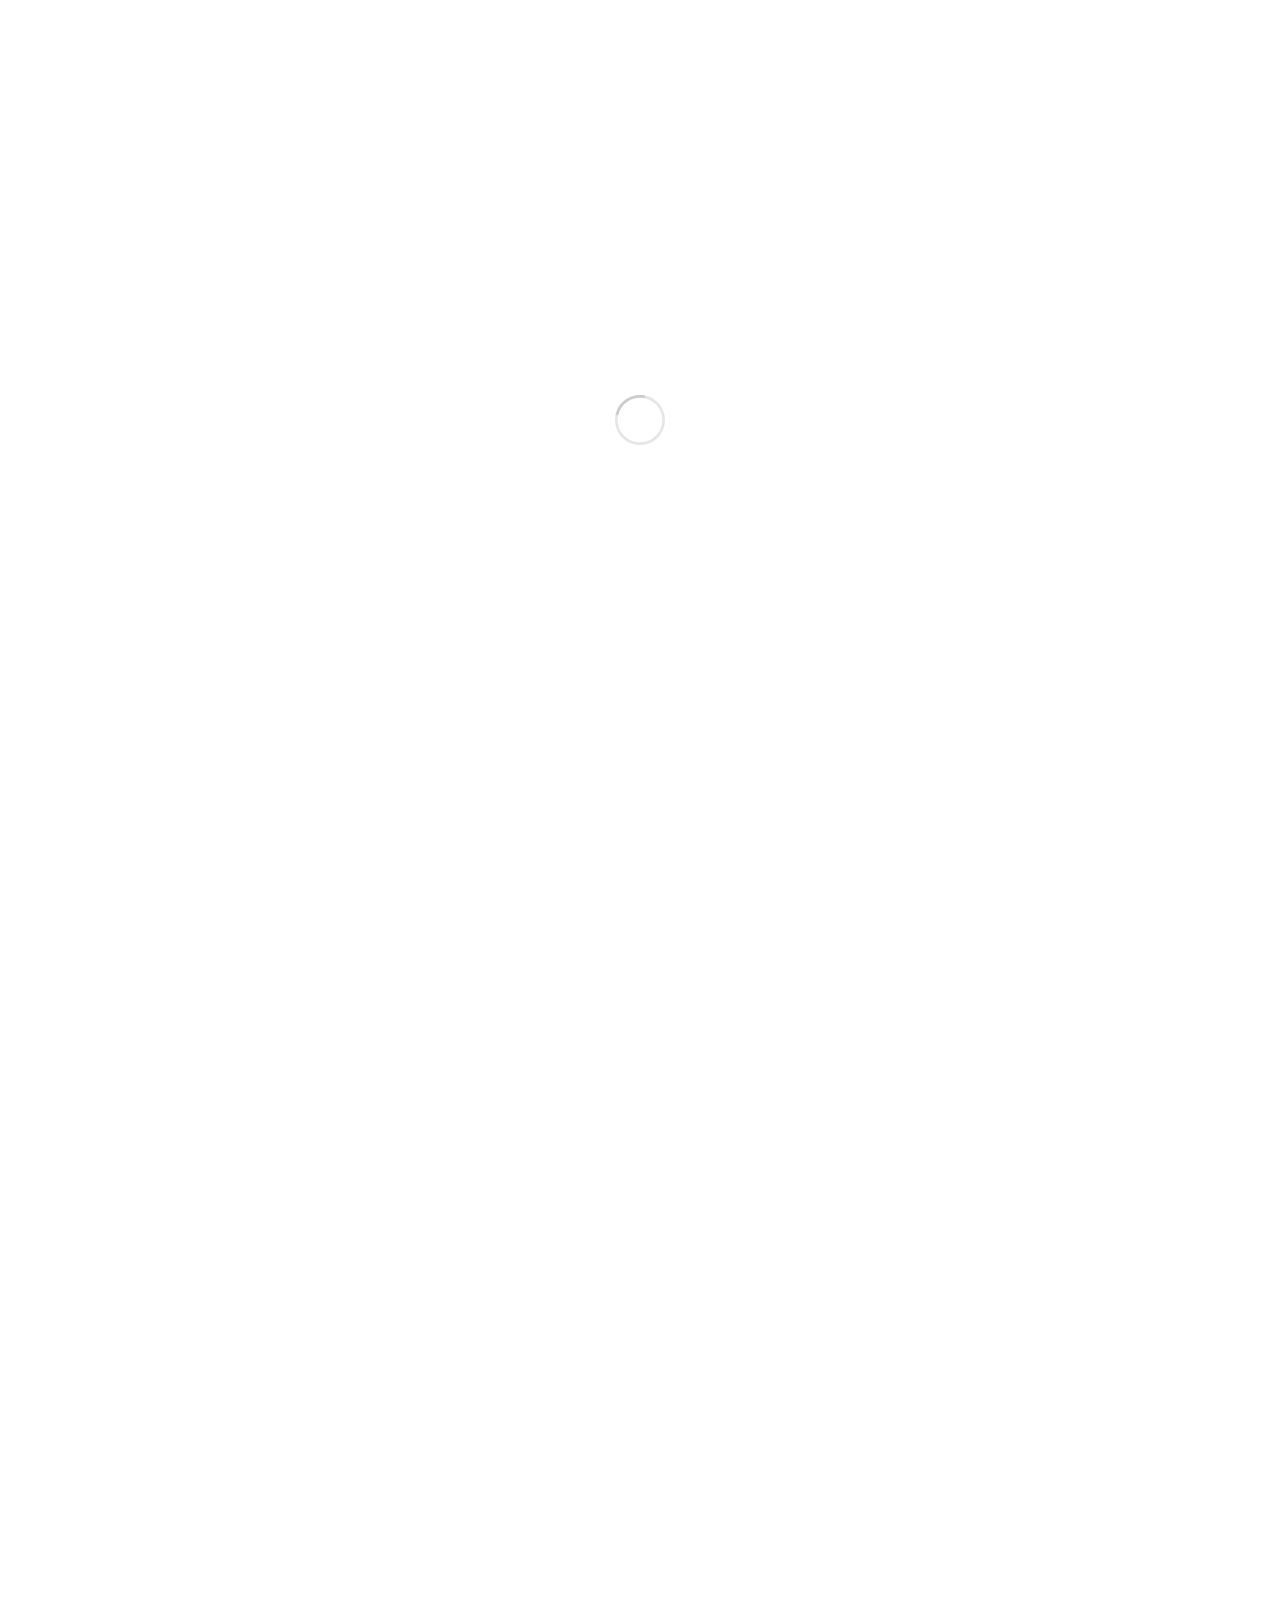
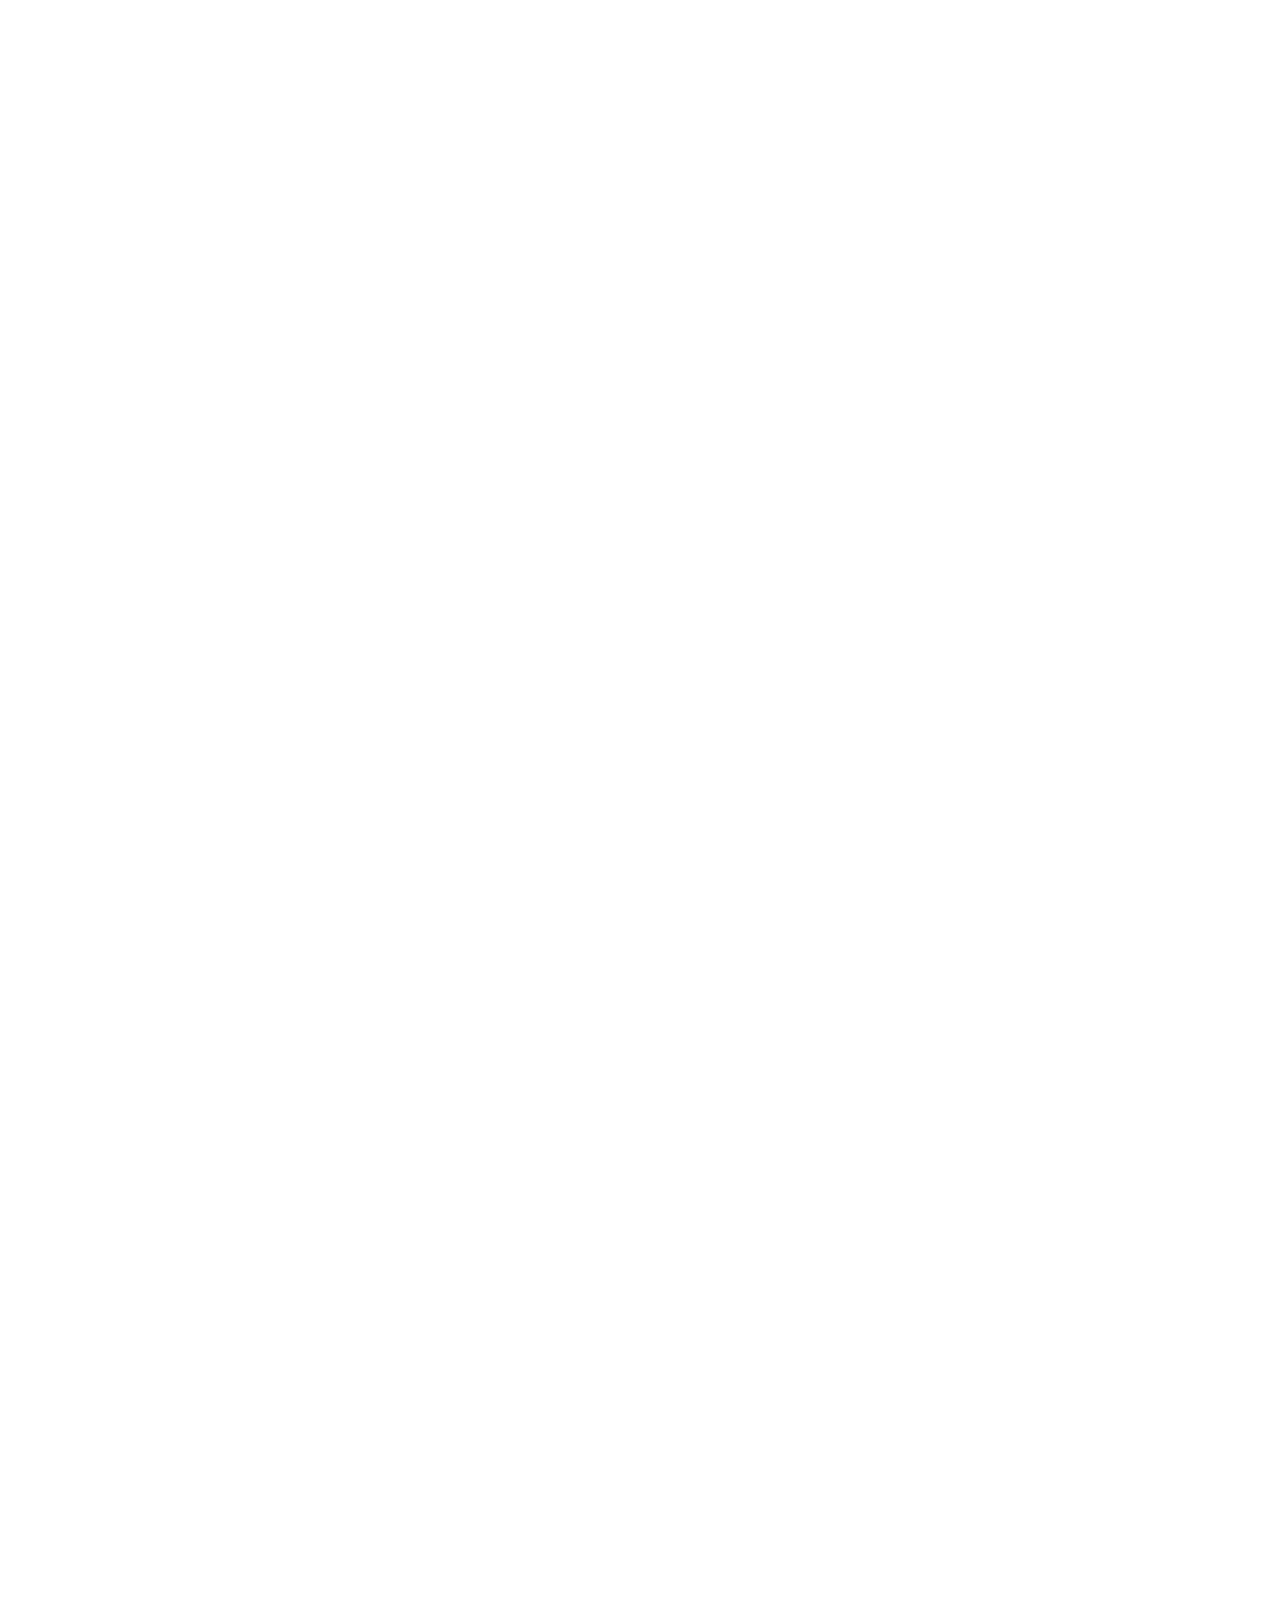
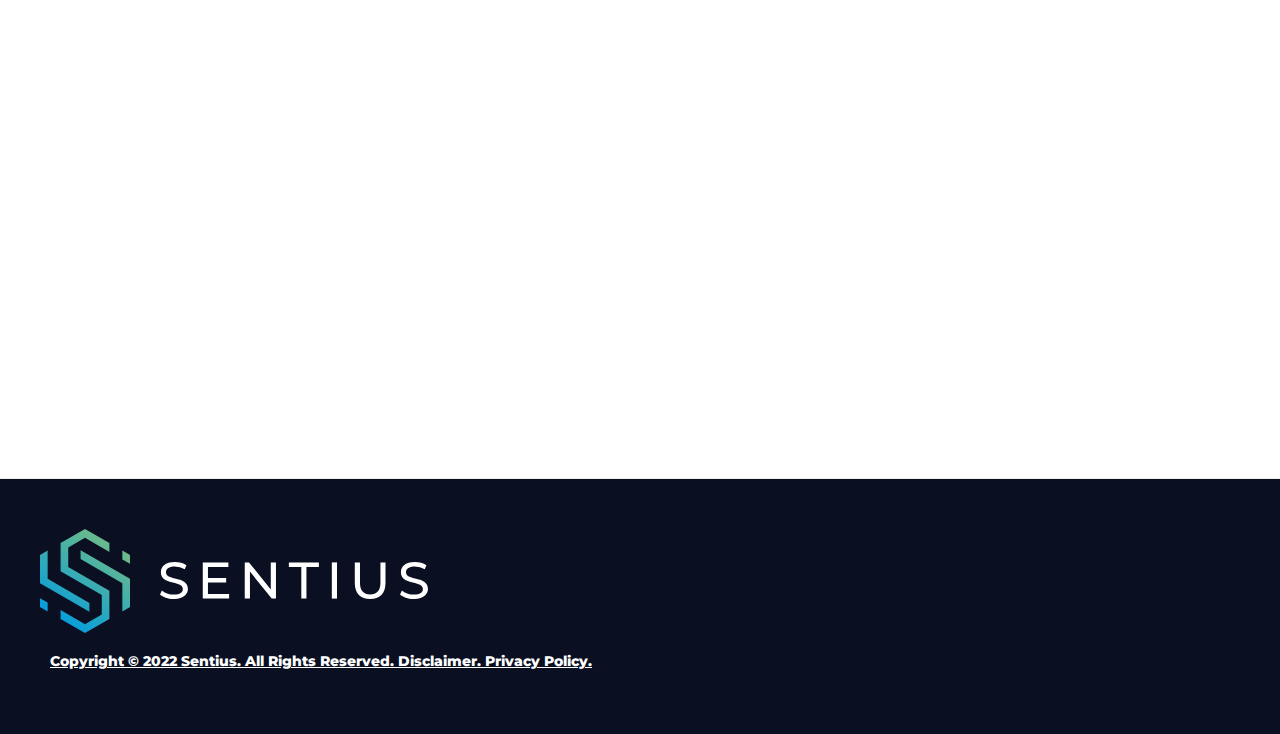
<file: sentius.html>
<!DOCTYPE html>
<html lang="en">

<head>
    <meta http-equiv="Content-Type" content="text/html; charset=UTF-8" />
    <meta name="viewport" content="width=device-width, initial-scale=1, maximum-scale=1.0, user-scalable=no" />
    <!-- <meta name="theme-color" content="#417286"/> -->

    <title></title>

    <link rel="icon" type="image/png" href="resources_cust_sentius/img/favicon.png" />
</head>

<body>
    <div class="preload" style="width: 100vw;height: 100vh;position: fixed;background-color: #fff;z-index: 9999;top:0;">
        <img src="resources_cust_sentius/img/svg-loaders/oval.svg" alt="" width="50"
            style="position: absolute;top: calc(50% + -30px);left: 50%;transform: translate(-50%, -50%);">
    </div>



    <!-- Header -->
    <header id="navHeader">
        <div class="container">
            <button class="responsiveMenu">
                <div></div>
                <div></div>
                <div></div>
            </button>
            <nav class="menu-main">
                <ul>
                    <li>
                        <a href="#">About us</a>
                    </li>
                    <li>
                        <a href="#">Meet our team</a>
                    </li>
                    <li>
                        <a href="#">Testimonials</a>
                    </li>
                    <li>
                        <a href="#">Proposal</a>
                    </li>
                    <li class="download-btn">
                        <a href="#">Download PDF</a>
                    </li>
                </ul>
            </nav>
        </div>
    </header>

    <!-- SECTIONS AQUI -->
    <section id="home" class="section wow fadeIn c-white">
        <div class="bg-image">
            <picture>
                <source srcset="resources_cust_sentius/img/images/sentius-images/webp/portada.webp" type="image/webp">
                <source srcset="resources_cust_sentius/img/images/sentius-images/portada.jpg" type="image/jpg">
                <img src="resources_cust_sentius/img/images/sentius-images/portada.jpg" loading="lazy" width="100%"
                    height="100%" alt="">
            </picture>
        </div>
        <div class="container-fluid">
            <div class="flex principal-col">
                <div class="wow fadeIn">
                    <div class="image">
                        <div class="isologo">
                            <div><img src="resources_cust_sentius/img/images/sentius-images/iso-sentius.svg"
                                    loading="lazy" width="100%" height="100%" alt="" class="iso" /></div>
                            <div><img src="resources_cust_sentius/img/images/sentius-images/logo-sentius.svg"
                                    loading="lazy" width="100%" height="100%" alt="" class="logo" /></div>

                        </div>
                    </div>
                    <div class="title">
                        PROPOSAL
                    </div>
                </div>
            </div>
        </div>
        <div class="prepared">
            Prepared for: <br>
            <b>JEAN SMITH</b> <br>
            <span>xxxx St, Los Angeles CA, United States</span>
        </div>
    </section>

    <section id="team" class="section wow fadeIn  ">
        <div class="bg-white">
            <div class="sup_titulo">
                Meet our Team
            </div>
        </div>
        <div class="container">
            <div class="wow fadeInRight flex flex-vcenter flex-center">
                <div class="image">
                    <picture>
                        <source srcset="resources_cust_sentius/img/images/sentius-images/team.webp" type="image/webp">
                        <source srcset="resources_cust_sentius/img/images/sentius-images/team.jpg" type="image/jpg">
                        <img src="resources_cust_sentius/img/images/sentius-images/team.jpg" loading="lazy" width="100%"
                            height="100%" alt="">
                    </picture>
                </div>
                <div>
                    <div class="text">
                        <b>JOHN BENNET</b> <br>
                        Project Manager <br>
                        <a href="mailto:john@remodelme.com">john@remodelme.com</a> <br>
                        <a href="tel:xxxxxxxxxx">(xxx) xxx-xxxx</a>
                    </div>
                </div>
            </div>
        </div>
    </section>

    <section id="team-thumbs" class="section wow fadeIn  ">
        <div class="container">
            <div class="items-team-thumbs flex t-col-4">
                <div class="item">
                    <div class="bg">
                        <div class="imagen_flex">
                            <picture>
                                <source srcset="resources_cust_sentius/img/images/sentius-images/team.webp"
                                    type="image/webp">
                                <source srcset="resources_cust_sentius/img/images/sentius-images/team.jpg"
                                    type="image/jpg">
                                <img src="resources_cust_sentius/img/images/sentius-images/team.jpg" loading="lazy"
                                    width="100%" height="100%" alt="">
                            </picture>
                        </div>
                        <div class="titulo_flex">
                            CHARLES
                        </div>
                        <div class="texto_flex">
                            Sales Manager
                        </div>
                    </div>
                </div>
                <div class="item">
                    <div class="bg">
                        <div class="imagen_flex">
                            <picture>
                                <source srcset="resources_cust_sentius/img/images/sentius-images/team.webp"
                                    type="image/webp">
                                <source srcset="resources_cust_sentius/img/images/sentius-images/team.jpg"
                                    type="image/jpg">
                                <img src="resources_cust_sentius/img/images/sentius-images/team.jpg" loading="lazy"
                                    width="100%" height="100%" alt="">
                            </picture>
                        </div>
                        <div class="titulo_flex">
                            CARMEN
                        </div>
                        <div class="texto_flex">
                            General Sales Manager
                        </div>
                    </div>
                </div>
                <div class="item">
                    <div class="bg">
                        <div class="imagen_flex">
                            <picture>
                                <source srcset="resources_cust_sentius/img/images/sentius-images/team.webp"
                                    type="image/webp">
                                <source srcset="resources_cust_sentius/img/images/sentius-images/team.jpg"
                                    type="image/jpg">
                                <img src="resources_cust_sentius/img/images/sentius-images/team.jpg" loading="lazy"
                                    width="100%" height="100%" alt="">
                            </picture>
                        </div>
                        <div class="titulo_flex">
                            NORAH
                        </div>
                        <div class="texto_flex">
                            Sales Manager
                        </div>
                    </div>
                </div>
                <div class="item">
                    <div class="bg">
                        <div class="imagen_flex">
                            <picture>
                                <source srcset="resources_cust_sentius/img/images/sentius-images/team.webp"
                                    type="image/webp">
                                <source srcset="resources_cust_sentius/img/images/sentius-images/team.jpg"
                                    type="image/jpg">
                                <img src="resources_cust_sentius/img/images/sentius-images/team.jpg" loading="lazy"
                                    width="100%" height="100%" alt="">
                            </picture>
                        </div>
                        <div class="titulo_flex">
                            PETER
                        </div>
                        <div class="texto_flex">
                            Sales Manager
                        </div>
                    </div>
                </div>
            </div>
        </div>
    </section>

    <section id="title-header" class="section wow fadeIn" data-text-bg="ABOUT US">
        <div class="container">
            <div class="wow fadeIn">
                <div class="title">
                    ABOUT US
                </div>
            </div>
        </div>
    </section>

    <section id="about" class="section wow fadeIn">
        <div class="bg-image">
            <picture>
                <source srcset="resources_cust_sentius/img/images/sentius-images/webp/bathroom.webp" type="image/webp">
                <source srcset="resources_cust_sentius/img/images/sentius-images/bathroom.jpg" type="image/jpg">
                <img src="resources_cust_sentius/img/images/sentius-images/bathroom.jpg" loading="lazy" width="100%"
                    height="100%" alt="">
            </picture>
        </div>
        <div class="container">
            <div class="flex principal-col">
                <div class="wow fadeIn">
                    <div class="text">
                        We have the best team of experts in the home improvement
                        and design industry. Each one of our team members is able
                        to provide you with the personal attention you deserve,
                        getting to have the home you’ve always dreamed of. <br><br>

                        One of our strengths is the Transparency with all of our
                        customers. Also, all of our employees are certified and
                        licenced, fully trained to give you the best custom advice
                        in the market.
                    </div>
                </div>
            </div>
        </div>
    </section>


    <section id="galeria" class="section wow fadeIn  ">
        <div class="container-fluid">
            <div class="items-galeria  flex t-col-3">
                <div class="item">
                    <div class="bg">
                        <div class="imagen_flex">
                            <picture>
                                <source srcset="resources_cust_sentius/img/images/sentius-images/webp/gal1.webp"
                                    type="image/webp">
                                <source srcset="resources_cust_sentius/img/images/sentius-images/gal1.jpg"
                                    type="image/jpg">
                                <img src="resources_cust_sentius/img/images/sentius-images/gal1.jpg" loading="lazy"
                                    width="100%" height="100%" alt="" />
                            </picture>
                        </div>
                    </div>
                </div>
                <div class="item">
                    <div class="bg">
                        <div class="imagen_flex">
                            <picture>
                                <source srcset="resources_cust_sentius/img/images/sentius-images/webp/gal2.webp"
                                    type="image/webp">
                                <source srcset="resources_cust_sentius/img/images/sentius-images/gal2.jpg"
                                    type="image/jpg">
                                <img src="resources_cust_sentius/img/images/sentius-images/gal2.jpg" loading="lazy"
                                    width="100%" height="100%" alt="" />
                            </picture>
                        </div>
                    </div>
                </div>
                <div class="item">
                    <div class="bg">
                        <div class="imagen_flex">
                            <picture>
                                <source srcset="resources_cust_sentius/img/images/sentius-images/webp/gal3.webp"
                                    type="image/webp">
                                <source srcset="resources_cust_sentius/img/images/sentius-images/gal3.jpg"
                                    type="image/jpg">
                                <img src="resources_cust_sentius/img/images/sentius-images/gal3.jpg" loading="lazy"
                                    width="100%" height="100%" alt="" />
                            </picture>
                        </div>
                    </div>
                </div>
            </div>
        </div>
    </section>

    <section id="title-header" class="section wow fadeIn" data-text-bg="PROPOSAL">
        <div class="container">
            <div class="wow fadeIn">
                <div class="title">
                    SCOPE OF WORK
                </div>
            </div>
        </div>
    </section>

    <section id="proposal" class="section wow fadeIn">
        <div class="container">
            <div class="items-proposal flex t-col-1">
                <div class="item">
                    <div class="bg">
                        <div class="titulo_flex">
                            Kitchen
                        </div>
                        <div class="subtitulo_flex">
                            Cabinets
                        </div>
                        <div class="texto_flex">
                            Lorem ipsum Lorem ipsum Lorem ipsum Lorem ipsum
                            Lorem ipsum Lorem ipsum Lorem ipsum Lorem ipsum
                            Lorem ipsum Lorem ipsum Lorem ipsum Lorem ipsum
                            Lorem ipsum Lorem ipsum Lorem ipsum Lorem ipsum <br><br>

                            Lorem ipsum Lorem ipsum Lorem ipsum Lorem ipsum
                            Lorem ipsum Lorem ipsum Lorem ipsum Lorem ipsum
                            Lorem ipsum Lorem ipsum Lorem ipsum Lorem ipsum
                            Lorem ipsum Lorem ipsum Lorem ipsum Lorem ipsum
                            Lorem ipsum Lorem ipsum Lorem ipsum Lorem ipsum <br><br>

                            Lorem ipsum Lorem ipsum Lorem ipsum Lorem ipsum
                            Lorem ipsum Lorem ipsum Lorem ipsum Lorem ipsum
                            Lorem ipsum Lorem ipsum Lorem ipsum Lorem ipsum
                            Lorem ipsum Lorem ipsum Lorem ipsum Lorem ipsum <br><br>
                        </div>
                        <div class="subtitulo_flex">
                            Flooring
                        </div>
                        <div class="texto_flex">
                            Lorem ipsum Lorem ipsum Lorem ipsum Lorem ipsum
                            Lorem ipsum Lorem ipsum Lorem ipsum Lorem ipsum
                            Lorem ipsum Lorem ipsum Lorem ipsum Lorem ipsum
                            Lorem ipsum Lorem ipsum Lorem ipsum Lorem ipsum
                        </div>
                        <br>
                        <div class="titulo_flex">
                            Bathroom
                        </div>
                        <div class="subtitulo_flex">
                            Windows
                        </div>
                        <div class="texto_flex">
                            Lorem ipsum Lorem ipsum Lorem ipsum Lorem ipsum
                            Lorem ipsum Lorem ipsum Lorem ipsum Lorem ipsum
                            Lorem ipsum Lorem ipsum Lorem ipsum Lorem ipsum
                            Lorem ipsum Lorem ipsum Lorem ipsum Lorem ipsum
                        </div>
                        <br>
                        <div class="price">
                            PRICE: $<big>20,000</big>
                        </div>
                        <br>
                        <div class="titulo_flex">
                            Project Total Amount: <big>$20,000</big>
                        </div>
                    </div>
                </div>
            </div>
        </div>
    </section>
    <!-- SECTIONS AQUI -->




    <footer>
        <div class="container">
            <div class="flex flex-vcenter">
                <div class="isologo-footer">
                    <div><img src="resources_cust_sentius/img/images/sentius-images/iso-sentius.svg" loading="lazy"
                            width="100%" height="100%" alt="" class="iso" /></div>
                    <div><img src="resources_cust_sentius/img/images/sentius-images/logo-sentius.svg" loading="lazy"
                            width="100%" height="100%" alt="" class="logo" /></div>

                </div>
                <div class="text-right">
                    <!-- <a href="#">
                        <picture>
                            <source srcset="resources_cust_sentius/img/images/sentius-images/webp/fb.webp"
                                type="image/webp">
                            <source srcset="resources_cust_sentius/imgimages/sentius-images/fb.png" type="image/png">
                            <img src="resources_cust_sentius/img/images/sentius-images/fb.png" loading="lazy" width="30"
                                height="auto" alt="">
                        </picture>
                    </a> &nbsp;
                    <a href="#">
                        <picture>
                            <source srcset="resources_cust_sentius/img/images/sentius-images/webp/insta.webp"
                                type="image/webp">
                            <source srcset="resources_cust_sentius/img/images/sentius-images/insta.png"
                                type="image/png">
                            <img src="resources_cust_sentius/img/images/sentius-images/insta.png" loading="lazy"
                                width="30" height="auto" alt="">
                        </picture>
                    </a> -->
                </div>
            </div>
            <div class="flex">
                <div>
                    <u>Copyright © 2022 Sentius. All Rights Reserved. Disclaimer. Privacy Policy. </u>
                </div>
            </div>
        </div>
    </footer>



    <link rel="preconnect" href="https://fonts.googleapis.com">
    <link rel="preconnect" href="https://fonts.gstatic.com" crossorigin>
    <link
        href="https://fonts.googleapis.com/css2?family=Montserrat:ital,wght@0,200;0,300;0,400;0,500;0,600;0,700;0,800;0,900;1,300;1,400&display=swap"
        rel="stylesheet">

    <!-- libreria WOW animaciones CSS -->
    <link href="resources_cust_sentius/library/wow/animate-reduce.css" type="text/css" rel="stylesheet"
        media="screen,projection" async />

    <!-- Styles -->
    <link rel="stylesheet" href="resources_cust_sentius/css/booster.min.css" media="all" async>

    <link rel="stylesheet" href="resources_cust_sentius/css/sentius.css" async>

    <!-- jQuery -->
    <script src="resources_cust_sentius/library/jQuery/jquery-3.3.1.min.js"></script>
    <script src="resources_cust_sentius/library/jQuery/jquery.easing.js"></script>

    <!-- libreria WOW animaciones JS -->
    <script src="resources_cust_sentius/library/wow/wow.min.js"></script>
    <script>
        wow = new WOW(
            {
                animateClass: 'animated',
                offset: 200
            }
        );
        wow.init();
    </script>

    <!-- Main -->
    <script src="resources_cust_sentius/js/main.js"></script>

</body>

</html>
</file>
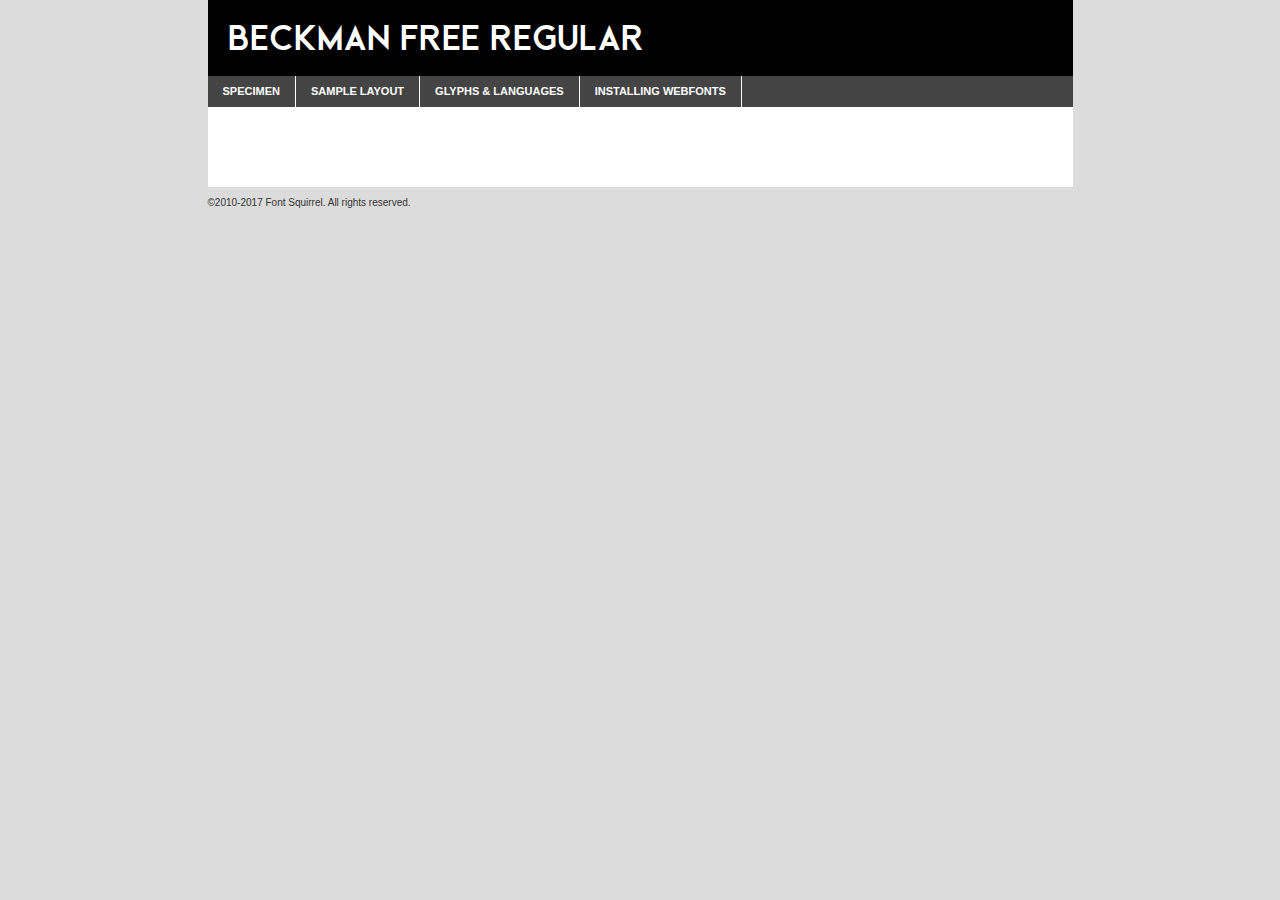
<file: assets/fonts/beckman-free-demo.html>
<!DOCTYPE html PUBLIC "-//W3C//DTD XHTML 1.0 Transitional//EN"
        "http://www.w3.org/TR/xhtml1/DTD/xhtml1-transitional.dtd">

<html xmlns="http://www.w3.org/1999/xhtml" xml:lang="en" lang="en">
<head>
    <meta http-equiv="Content-Type" content="text/html; charset=utf-8"/>
    <script src="http://ajax.googleapis.com/ajax/libs/jquery/1.7.2/jquery.min.js" type="text/javascript" charset="utf-8"></script>
    <script type="text/javascript">
		(function($) {
			$.fn.easyTabs = function(option) {
				var param = jQuery.extend({ fadeSpeed: 'fast', defaultContent: 1, activeClass: 'active' }, option);
				$(this).each(function() {
					var thisId = '#' + this.id;
					if ( param.defaultContent == '' )
					{
						param.defaultContent = 1;
					}
					if ( typeof param.defaultContent == 'number' )
					{
						var defaultTab = $(thisId + ' .tabs li:eq(' + (param.defaultContent - 1) + ') a').attr('href').substr(1);
					}
					else
					{
						var defaultTab = param.defaultContent;
					}
					$(thisId + ' .tabs li a').each(function() {
						var tabToHide = $(this).attr('href').substr(1);
						$('#' + tabToHide).addClass('easytabs-tab-content');
					});
					hideAll();
					changeContent(defaultTab);

					function hideAll() {$(thisId + ' .easytabs-tab-content').hide();}

					function changeContent(tabId)
					{
						hideAll();
						$(thisId + ' .tabs li').removeClass(param.activeClass);
						$(thisId + ' .tabs li a[href=#' + tabId + ']').closest('li').addClass(param.activeClass);
						if ( param.fadeSpeed != 'none' )
						{
							$(thisId + ' #' + tabId).fadeIn(param.fadeSpeed);
						}
						else
						{
							$(thisId + ' #' + tabId).show();
						}
					}

					$(thisId + ' .tabs li').click(function() {
						var tabId = $(this).find('a').attr('href').substr(1);
						changeContent(tabId);
						return false;
					});
				});
			}
		})(jQuery);
    </script>
    <link rel="stylesheet" href="specimen_files/specimen_stylesheet.css" type="text/css" charset="utf-8"/>
    <link rel="stylesheet" href="stylesheet.css" type="text/css" charset="utf-8"/>

    <style type="text/css">
        		body {
			font-family: 'beckmanfree';
        		}

            </style>

    <title>Beckman Free Regular Specimen</title>


    <script type="text/javascript" charset="utf-8">
		$(document).ready(function() {
			$('#container').easyTabs({ defaultContent: 1 });
		});
    </script>
</head>

<body>
<div id="container">
    <div id="header">
		Beckman Free Regular    </div>
    <ul class="tabs">
        <li><a href="#specimen">Specimen</a></li>
        <li><a href="#layout">Sample Layout</a></li>
		        <li><a href="#glyphs">Glyphs &amp; Languages</a></li>
        <li><a href="#installing">Installing Webfonts</a></li>

    </ul>

    <div id="main_content">


        <div id="specimen">

            <div class="section">
                <div class="grid12 firstcol">
                    <div class="huge">AaBb</div>
                </div>
            </div>

            <div class="section">
                <div class="glyph_range">A&#x200B;B&#x200b;C&#x200b;D&#x200b;E&#x200b;F&#x200b;G&#x200b;H&#x200b;I&#x200b;J&#x200b;K&#x200b;L&#x200b;M&#x200b;N&#x200b;O&#x200b;P&#x200b;Q&#x200b;R&#x200b;S&#x200b;T&#x200b;U&#x200b;V&#x200b;W&#x200b;X&#x200b;Y&#x200b;Z&#x200b;a&#x200b;b&#x200b;c&#x200b;d&#x200b;e&#x200b;f&#x200b;g&#x200b;h&#x200b;i&#x200b;j&#x200b;k&#x200b;l&#x200b;m&#x200b;n&#x200b;o&#x200b;p&#x200b;q&#x200b;r&#x200b;s&#x200b;t&#x200b;u&#x200b;v&#x200b;w&#x200b;x&#x200b;y&#x200b;z&#x200b;1&#x200b;2&#x200b;3&#x200b;4&#x200b;5&#x200b;6&#x200b;7&#x200b;8&#x200b;9&#x200b;0&#x200b;&amp;&#x200b;.&#x200b;,&#x200b;?&#x200b;!&#x200b;&#64;&#x200b;(&#x200b;)&#x200b;#&#x200b;$&#x200b;%&#x200b;*&#x200b;+&#x200b;-&#x200b;=&#x200b;:&#x200b;;</div>
            </div>
            <div class="section">
                <div class="grid12 firstcol">
                    <table class="sample_table">
                        <tr>
                            <td>10</td>
                            <td class="size10">abcdefghijklmnopqrstuvwxyzABCDEFGHIJKLMNOPQRSTUVWXYZ0123456789abcdefghijklmnopqrstuvwxyzABCDEFGHIJKLMNOPQRSTUVWXYZ0123456789abcdefghijklmnopqrstuvwxyzABCDEFGHIJKLMNOPQRSTUVWXYZ</td>
                        </tr>
                        <tr>
                            <td>11</td>
                            <td class="size11">abcdefghijklmnopqrstuvwxyzABCDEFGHIJKLMNOPQRSTUVWXYZ0123456789abcdefghijklmnopqrstuvwxyzABCDEFGHIJKLMNOPQRSTUVWXYZ0123456789abcdefghijklmnopqrstuvwxyzABCDEFGHIJKLMNOPQRSTUVWXYZ</td>
                        </tr>
                        <tr>
                            <td>12</td>
                            <td class="size12">abcdefghijklmnopqrstuvwxyzABCDEFGHIJKLMNOPQRSTUVWXYZ0123456789abcdefghijklmnopqrstuvwxyzABCDEFGHIJKLMNOPQRSTUVWXYZ0123456789abcdefghijklmnopqrstuvwxyzABCDEFGHIJKLMNOPQRSTUVWXYZ</td>
                        </tr>
                        <tr>
                            <td>13</td>
                            <td class="size13">abcdefghijklmnopqrstuvwxyzABCDEFGHIJKLMNOPQRSTUVWXYZ0123456789abcdefghijklmnopqrstuvwxyzABCDEFGHIJKLMNOPQRSTUVWXYZ0123456789abcdefghijklmnopqrstuvwxyzABCDEFGHIJKLMNOPQRSTUVWXYZ</td>
                        </tr>
                        <tr>
                            <td>14</td>
                            <td class="size14">abcdefghijklmnopqrstuvwxyzABCDEFGHIJKLMNOPQRSTUVWXYZ0123456789abcdefghijklmnopqrstuvwxyzABCDEFGHIJKLMNOPQRSTUVWXYZ0123456789abcdefghijklmnopqrstuvwxyzABCDEFGHIJKLMNOPQRSTUVWXYZ</td>
                        </tr>
                        <tr>
                            <td>16</td>
                            <td class="size16">abcdefghijklmnopqrstuvwxyzABCDEFGHIJKLMNOPQRSTUVWXYZ0123456789abcdefghijklmnopqrstuvwxyzABCDEFGHIJKLMNOPQRSTUVWXYZ</td>
                        </tr>
                        <tr>
                            <td>18</td>
                            <td class="size18">abcdefghijklmnopqrstuvwxyzABCDEFGHIJKLMNOPQRSTUVWXYZ0123456789abcdefghijklmnopqrstuvwxyzABCDEFGHIJKLMNOPQRSTUVWXYZ</td>
                        </tr>
                        <tr>
                            <td>20</td>
                            <td class="size20">abcdefghijklmnopqrstuvwxyzABCDEFGHIJKLMNOPQRSTUVWXYZ0123456789abcdefghijklmnopqrstuvwxyzABCDEFGHIJKLMNOPQRSTUVWXYZ</td>
                        </tr>
                        <tr>
                            <td>24</td>
                            <td class="size24">abcdefghijklmnopqrstuvwxyzABCDEFGHIJKLMNOPQRSTUVWXYZ0123456789abcdefghijklmnopqrstuvwxyzABCDEFGHIJKLMNOPQRSTUVWXYZ</td>
                        </tr>
                        <tr>
                            <td>30</td>
                            <td class="size30">abcdefghijklmnopqrstuvwxyzABCDEFGHIJKLMNOPQRSTUVWXYZ0123456789abcdefghijklmnopqrstuvwxyzABCDEFGHIJKLMNOPQRSTUVWXYZ</td>
                        </tr>
                        <tr>
                            <td>36</td>
                            <td class="size36">abcdefghijklmnopqrstuvwxyzABCDEFGHIJKLMNOPQRSTUVWXYZ0123456789abcdefghijklmnopqrstuvwxyzABCDEFGHIJKLMNOPQRSTUVWXYZ</td>
                        </tr>
                        <tr>
                            <td>48</td>
                            <td class="size48">abcdefghijklmnopqrstuvwxyzABCDEFGHIJKLMNOPQRSTUVWXYZ0123456789abcdefghijklmnopqrstuvwxyzABCDEFGHIJKLMNOPQRSTUVWXYZ</td>
                        </tr>
                        <tr>
                            <td>60</td>
                            <td class="size60">abcdefghijklmnopqrstuvwxyzABCDEFGHIJKLMNOPQRSTUVWXYZ0123456789abcdefghijklmnopqrstuvwxyzABCDEFGHIJKLMNOPQRSTUVWXYZ</td>
                        </tr>
                        <tr>
                            <td>72</td>
                            <td class="size72">abcdefghijklmnopqrstuvwxyzABCDEFGHIJKLMNOPQRSTUVWXYZ0123456789abcdefghijklmnopqrstuvwxyzABCDEFGHIJKLMNOPQRSTUVWXYZ</td>
                        </tr>
                        <tr>
                            <td>90</td>
                            <td class="size90">abcdefghijklmnopqrstuvwxyzABCDEFGHIJKLMNOPQRSTUVWXYZ0123456789abcdefghijklmnopqrstuvwxyzABCDEFGHIJKLMNOPQRSTUVWXYZ</td>
                        </tr>
                    </table>

                </div>

            </div>


            <div class="section" id="bodycomparison">


                <div id="xheight">
                    <div class="fontbody">&#x25FC;&#x25FC;&#x25FC;&#x25FC;&#x25FC;&#x25FC;&#x25FC;&#x25FC;&#x25FC;&#x25FC;&#x25FC;&#x25FC;&#x25FC;&#x25FC;&#x25FC;&#x25FC;&#x25FC;&#x25FC;&#x25FC;&#x25FC;&#x25FC;&#x25FC;&#x25FC;&#x25FC;&#x25FC;&#x25FC;&#x25FC;&#x25FC;&#x25FC;&#x25FC;&#x25FC;&#x25FC;&#x25FC;&#x25FC;&#x25FC;&#x25FC;&#x25FC;&#x25FC;&#x25FC;&#x25FC;&#x25FC;&#x25FC;&#x25FC;&#x25FC;&#x25FC;&#x25FC;&#x25FC;&#x25FC;&#x25FC;&#x25FC;&#x25FC;&#x25FC;&#x25FC;&#x25FC;&#x25FC;&#x25FC;&#x25FC;&#x25FC;&#x25FC;&#x25FC;&#x25FC;&#x25FC;&#x25FC;&#x25FC;&#x25FC;&#x25FC;&#x25FC;&#x25FC;&#x25FC;&#x25FC;&#x25FC;&#x25FC;&#x25FC;&#x25FC;&#x25FC;&#x25FC;&#x25FC;&#x25FC;&#x25FC;&#x25FC;&#x25FC;&#x25FC;&#x25FC;&#x25FC;&#x25FC;&#x25FC;&#x25FC;&#x25FC;&#x25FC;&#x25FC;&#x25FC;&#x25FC;&#x25FC;&#x25FC;&#x25FC;&#x25FC;&#x25FC;&#x25FC;&#x25FC;body</div>
                    <div class="arialbody">body</div>
                    <div class="verdanabody">body</div>
                    <div class="georgiabody">body</div>
                </div>
                <div class="fontbody" style="z-index:1">
                    body<span>Beckman Free Regular</span>
                </div>
                <div class="arialbody" style="z-index:1">
                    body<span>Arial</span>
                </div>
                <div class="verdanabody" style="z-index:1">
                    body<span>Verdana</span>
                </div>
                <div class="georgiabody" style="z-index:1">
                    body<span>Georgia</span>
                </div>


            </div>


            <div class="section psample psample_row1" id="">

                <div class="grid2 firstcol">
                    <p class="size10"><span>10.</span>Aenean lacinia bibendum nulla sed consectetur. Fusce dapibus, tellus ac cursus commodo, tortor mauris condimentum nibh, ut fermentum massa justo sit amet risus. Nullam id dolor id nibh ultricies vehicula ut id elit. Cum sociis natoque penatibus et magnis dis parturient montes, nascetur ridiculus mus. Nulla vitae elit libero, a pharetra augue.</p>

                </div>
                <div class="grid3">
                    <p class="size11"><span>11.</span>Aenean lacinia bibendum nulla sed consectetur. Fusce dapibus, tellus ac cursus commodo, tortor mauris condimentum nibh, ut fermentum massa justo sit amet risus. Nullam id dolor id nibh ultricies vehicula ut id elit. Cum sociis natoque penatibus et magnis dis parturient montes, nascetur ridiculus mus. Nulla vitae elit libero, a pharetra augue.</p>

                </div>
                <div class="grid3">
                    <p class="size12"><span>12.</span>Aenean lacinia bibendum nulla sed consectetur. Fusce dapibus, tellus ac cursus commodo, tortor mauris condimentum nibh, ut fermentum massa justo sit amet risus. Nullam id dolor id nibh ultricies vehicula ut id elit. Cum sociis natoque penatibus et magnis dis parturient montes, nascetur ridiculus mus. Nulla vitae elit libero, a pharetra augue.</p>

                </div>
                <div class="grid4">
                    <p class="size13"><span>13.</span>Aenean lacinia bibendum nulla sed consectetur. Fusce dapibus, tellus ac cursus commodo, tortor mauris condimentum nibh, ut fermentum massa justo sit amet risus. Nullam id dolor id nibh ultricies vehicula ut id elit. Cum sociis natoque penatibus et magnis dis parturient montes, nascetur ridiculus mus. Nulla vitae elit libero, a pharetra augue.</p>

                </div>
                <div class="white_blend"></div>

            </div>
            <div class="section psample psample_row2" id="">
                <div class="grid3 firstcol">
                    <p class="size14"><span>14.</span>Aenean lacinia bibendum nulla sed consectetur. Fusce dapibus, tellus ac cursus commodo, tortor mauris condimentum nibh, ut fermentum massa justo sit amet risus. Nullam id dolor id nibh ultricies vehicula ut id elit. Cum sociis natoque penatibus et magnis dis parturient montes, nascetur ridiculus mus. Nulla vitae elit libero, a pharetra augue.</p>

                </div>
                <div class="grid4">
                    <p class="size16"><span>16.</span>Aenean lacinia bibendum nulla sed consectetur. Fusce dapibus, tellus ac cursus commodo, tortor mauris condimentum nibh, ut fermentum massa justo sit amet risus. Nullam id dolor id nibh ultricies vehicula ut id elit. Cum sociis natoque penatibus et magnis dis parturient montes, nascetur ridiculus mus. Nulla vitae elit libero, a pharetra augue.</p>

                </div>
                <div class="grid5">
                    <p class="size18"><span>18.</span>Aenean lacinia bibendum nulla sed consectetur. Fusce dapibus, tellus ac cursus commodo, tortor mauris condimentum nibh, ut fermentum massa justo sit amet risus. Nullam id dolor id nibh ultricies vehicula ut id elit. Cum sociis natoque penatibus et magnis dis parturient montes, nascetur ridiculus mus. Nulla vitae elit libero, a pharetra augue.</p>

                </div>

                <div class="white_blend"></div>

            </div>

            <div class="section psample psample_row3" id="">
                <div class="grid5 firstcol">
                    <p class="size20"><span>20.</span>Aenean lacinia bibendum nulla sed consectetur. Fusce dapibus, tellus ac cursus commodo, tortor mauris condimentum nibh, ut fermentum massa justo sit amet risus. Nullam id dolor id nibh ultricies vehicula ut id elit. Cum sociis natoque penatibus et magnis dis parturient montes, nascetur ridiculus mus. Nulla vitae elit libero, a pharetra augue.</p>
                </div>
                <div class="grid7">
                    <p class="size24"><span>24.</span>Aenean lacinia bibendum nulla sed consectetur. Fusce dapibus, tellus ac cursus commodo, tortor mauris condimentum nibh, ut fermentum massa justo sit amet risus. Nullam id dolor id nibh ultricies vehicula ut id elit. Cum sociis natoque penatibus et magnis dis parturient montes, nascetur ridiculus mus. Nulla vitae elit libero, a pharetra augue.</p>
                </div>

                <div class="white_blend"></div>

            </div>

            <div class="section psample psample_row4" id="">
                <div class="grid12 firstcol">
                    <p class="size30"><span>30.</span>Aenean lacinia bibendum nulla sed consectetur. Fusce dapibus, tellus ac cursus commodo, tortor mauris condimentum nibh, ut fermentum massa justo sit amet risus. Nullam id dolor id nibh ultricies vehicula ut id elit. Cum sociis natoque penatibus et magnis dis parturient montes, nascetur ridiculus mus. Nulla vitae elit libero, a pharetra augue.</p>
                </div>
                <div class="white_blend"></div>

            </div>


            <div class="section psample psample_row1 fullreverse">
                <div class="grid2 firstcol">
                    <p class="size10"><span>10.</span>Aenean lacinia bibendum nulla sed consectetur. Fusce dapibus, tellus ac cursus commodo, tortor mauris condimentum nibh, ut fermentum massa justo sit amet risus. Nullam id dolor id nibh ultricies vehicula ut id elit. Cum sociis natoque penatibus et magnis dis parturient montes, nascetur ridiculus mus. Nulla vitae elit libero, a pharetra augue.</p>

                </div>
                <div class="grid3">
                    <p class="size11"><span>11.</span>Aenean lacinia bibendum nulla sed consectetur. Fusce dapibus, tellus ac cursus commodo, tortor mauris condimentum nibh, ut fermentum massa justo sit amet risus. Nullam id dolor id nibh ultricies vehicula ut id elit. Cum sociis natoque penatibus et magnis dis parturient montes, nascetur ridiculus mus. Nulla vitae elit libero, a pharetra augue.</p>

                </div>
                <div class="grid3">
                    <p class="size12"><span>12.</span>Aenean lacinia bibendum nulla sed consectetur. Fusce dapibus, tellus ac cursus commodo, tortor mauris condimentum nibh, ut fermentum massa justo sit amet risus. Nullam id dolor id nibh ultricies vehicula ut id elit. Cum sociis natoque penatibus et magnis dis parturient montes, nascetur ridiculus mus. Nulla vitae elit libero, a pharetra augue.</p>

                </div>
                <div class="grid4">
                    <p class="size13"><span>13.</span>Aenean lacinia bibendum nulla sed consectetur. Fusce dapibus, tellus ac cursus commodo, tortor mauris condimentum nibh, ut fermentum massa justo sit amet risus. Nullam id dolor id nibh ultricies vehicula ut id elit. Cum sociis natoque penatibus et magnis dis parturient montes, nascetur ridiculus mus. Nulla vitae elit libero, a pharetra augue.</p>

                </div>
                <div class="black_blend"></div>

            </div>

            <div class="section psample psample_row2 fullreverse">
                <div class="grid3 firstcol">
                    <p class="size14"><span>14.</span>Aenean lacinia bibendum nulla sed consectetur. Fusce dapibus, tellus ac cursus commodo, tortor mauris condimentum nibh, ut fermentum massa justo sit amet risus. Nullam id dolor id nibh ultricies vehicula ut id elit. Cum sociis natoque penatibus et magnis dis parturient montes, nascetur ridiculus mus. Nulla vitae elit libero, a pharetra augue.</p>

                </div>
                <div class="grid4">
                    <p class="size16"><span>16.</span>Aenean lacinia bibendum nulla sed consectetur. Fusce dapibus, tellus ac cursus commodo, tortor mauris condimentum nibh, ut fermentum massa justo sit amet risus. Nullam id dolor id nibh ultricies vehicula ut id elit. Cum sociis natoque penatibus et magnis dis parturient montes, nascetur ridiculus mus. Nulla vitae elit libero, a pharetra augue.</p>

                </div>
                <div class="grid5">
                    <p class="size18"><span>18.</span>Aenean lacinia bibendum nulla sed consectetur. Fusce dapibus, tellus ac cursus commodo, tortor mauris condimentum nibh, ut fermentum massa justo sit amet risus. Nullam id dolor id nibh ultricies vehicula ut id elit. Cum sociis natoque penatibus et magnis dis parturient montes, nascetur ridiculus mus. Nulla vitae elit libero, a pharetra augue.</p>

                </div>
                <div class="black_blend"></div>

            </div>

            <div class="section psample fullreverse psample_row3" id="">
                <div class="grid5 firstcol">
                    <p class="size20"><span>20.</span>Aenean lacinia bibendum nulla sed consectetur. Fusce dapibus, tellus ac cursus commodo, tortor mauris condimentum nibh, ut fermentum massa justo sit amet risus. Nullam id dolor id nibh ultricies vehicula ut id elit. Cum sociis natoque penatibus et magnis dis parturient montes, nascetur ridiculus mus. Nulla vitae elit libero, a pharetra augue.</p>
                </div>
                <div class="grid7">
                    <p class="size24"><span>24.</span>Aenean lacinia bibendum nulla sed consectetur. Fusce dapibus, tellus ac cursus commodo, tortor mauris condimentum nibh, ut fermentum massa justo sit amet risus. Nullam id dolor id nibh ultricies vehicula ut id elit. Cum sociis natoque penatibus et magnis dis parturient montes, nascetur ridiculus mus. Nulla vitae elit libero, a pharetra augue.</p>
                </div>

                <div class="black_blend"></div>

            </div>

            <div class="section psample fullreverse psample_row4" id="" style="border-bottom: 20px #000 solid;">
                <div class="grid12 firstcol">
                    <p class="size30"><span>30.</span>Aenean lacinia bibendum nulla sed consectetur. Fusce dapibus, tellus ac cursus commodo, tortor mauris condimentum nibh, ut fermentum massa justo sit amet risus. Nullam id dolor id nibh ultricies vehicula ut id elit. Cum sociis natoque penatibus et magnis dis parturient montes, nascetur ridiculus mus. Nulla vitae elit libero, a pharetra augue.</p>
                </div>
                <div class="black_blend"></div>

            </div>


        </div>

        <div id="layout">

            <div class="section">

                <div class="grid12 firstcol">
                    <h1>Lorem Ipsum Dolor</h1>
                    <h2>Etiam porta sem malesuada magna mollis euismod</h2>

                    <p class="byline">By <a href="#link">Aenean Lacinia</a></p>
                </div>
            </div>
            <div class="section">
                <div class="grid8 firstcol">
                    <p class="large">Donec sed odio dui. Morbi leo risus, porta ac consectetur ac, vestibulum at eros. Fusce dapibus, tellus ac cursus commodo, tortor mauris condimentum nibh, ut fermentum massa justo sit amet risus. </p>


                    <h3>Pellentesque ornare sem</h3>

                    <p>Maecenas sed diam eget risus varius blandit sit amet non magna. Maecenas faucibus mollis interdum. Donec ullamcorper nulla non metus auctor fringilla. Nullam id dolor id nibh ultricies vehicula ut id elit. Nullam id dolor id nibh ultricies vehicula ut id elit. </p>

                    <p>Aenean eu leo quam. Pellentesque ornare sem lacinia quam venenatis vestibulum. Lorem ipsum dolor sit amet, consectetur adipiscing elit. Cum sociis natoque penatibus et magnis dis parturient montes, nascetur ridiculus mus. </p>

                    <p>Nulla vitae elit libero, a pharetra augue. Praesent commodo cursus magna, vel scelerisque nisl consectetur et. Aenean lacinia bibendum nulla sed consectetur. </p>

                    <p>Nullam quis risus eget urna mollis ornare vel eu leo. Nullam quis risus eget urna mollis ornare vel eu leo. Maecenas sed diam eget risus varius blandit sit amet non magna. Donec ullamcorper nulla non metus auctor fringilla. </p>

                    <h3>Cras mattis consectetur</h3>

                    <p>Aenean eu leo quam. Pellentesque ornare sem lacinia quam venenatis vestibulum. Aenean lacinia bibendum nulla sed consectetur. Integer posuere erat a ante venenatis dapibus posuere velit aliquet. Cras mattis consectetur purus sit amet fermentum. </p>

                    <p>Nullam id dolor id nibh ultricies vehicula ut id elit. Nullam quis risus eget urna mollis ornare vel eu leo. Cras mattis consectetur purus sit amet fermentum.</p>
                </div>

                <div class="grid4 sidebar">

                    <div class="box reverse">
                        <p class="last">Nullam quis risus eget urna mollis ornare vel eu leo. Donec ullamcorper nulla non metus auctor fringilla. Cras mattis consectetur purus sit amet fermentum. Sed posuere consectetur est at lobortis. Lorem ipsum dolor sit amet, consectetur adipiscing elit. </p>
                    </div>

                    <p class="caption">Maecenas sed diam eget risus varius.</p>

                    <p>Vestibulum id ligula porta felis euismod semper. Integer posuere erat a ante venenatis dapibus posuere velit aliquet. Vestibulum id ligula porta felis euismod semper. Sed posuere consectetur est at lobortis. Maecenas sed diam eget risus varius blandit sit amet non magna. Fusce dapibus, tellus ac cursus commodo, tortor mauris condimentum nibh, ut fermentum massa justo sit amet risus. </p>


                    <p>Duis mollis, est non commodo luctus, nisi erat porttitor ligula, eget lacinia odio sem nec elit. Aenean lacinia bibendum nulla sed consectetur. Vivamus sagittis lacus vel augue laoreet rutrum faucibus dolor auctor. Aenean lacinia bibendum nulla sed consectetur. Nullam quis risus eget urna mollis ornare vel eu leo. </p>

                    <p>Praesent commodo cursus magna, vel scelerisque nisl consectetur et. Donec ullamcorper nulla non metus auctor fringilla. Maecenas faucibus mollis interdum. Fusce dapibus, tellus ac cursus commodo, tortor mauris condimentum nibh, ut fermentum massa justo sit amet risus. </p>

                </div>
            </div>

        </div>


		

        <div id="glyphs">
            <div class="section">
                <div class="grid12 firstcol">

                    <h1>Language Support</h1>
                    <p>The subset of Beckman Free Regular in this kit supports the following languages:<br/>

						Albanian, Basque, Breton, Chamorro, Danish, English, Faroese, Finnish, Frisian, Galician, Icelandic, Italian, Malagasy, Norwegian, Portuguese, Spanish, Alsatian, Aragonese, Arapaho, Arrernte, Asturian, Aymara, Bislama, Cebuano, Corsican, Fijian, French_creole, Genoese, Gilbertese, Greenlandic, Haitian_creole, Hiligaynon, Hmong, Hopi, Ibanag, Iloko_ilokano, Indonesian, Interglossa_glosa, Interlingua, Irish_gaelic, Jerriais, Lojban, Lombard, Luxembourgeois, Manx, Mohawk, Norfolk_pitcairnese, Occitan, Oromo, Pangasinan, Papiamento, Piedmontese, Potawatomi, Rhaeto-romance, Romansh, Rotokas, Sami_lule, Samoan, Sardinian, Scots_gaelic, Seychelles_creole, Shona, Sicilian, Somali, Southern_ndebele, Swahili, Swati_swazi, Tagalog_filipino_pilipino, Tetum, Tok_pisin, Uyghur_latinized, Volapuk, Walloon, Warlpiri, Xhosa, Yapese, Zulu, Latinbasic, Ubasic, Demo                    </p>
                    <h1>Glyph Chart</h1>
                    <p>The subset of Beckman Free Regular in this kit includes all the glyphs listed below. Unicode entities are included above each glyph to help you insert individual characters into your layout.</p>
                    <div id="glyph_chart">

																																	                                <div><p>&amp;#10;</p>&#10;</div>
																				                                <div><p>&amp;#13;</p>&#13;</div>
																				                                <div><p>&amp;#32;</p>&#32;</div>
																				                                <div><p>&amp;#33;</p>&#33;</div>
																				                                <div><p>&amp;#34;</p>&#34;</div>
																				                                <div><p>&amp;#35;</p>&#35;</div>
																				                                <div><p>&amp;#36;</p>&#36;</div>
																				                                <div><p>&amp;#37;</p>&#37;</div>
																				                                <div><p>&amp;#38;</p>&#38;</div>
																				                                <div><p>&amp;#39;</p>&#39;</div>
																				                                <div><p>&amp;#40;</p>&#40;</div>
																				                                <div><p>&amp;#41;</p>&#41;</div>
																				                                <div><p>&amp;#42;</p>&#42;</div>
																				                                <div><p>&amp;#43;</p>&#43;</div>
																				                                <div><p>&amp;#44;</p>&#44;</div>
																				                                <div><p>&amp;#45;</p>&#45;</div>
																				                                <div><p>&amp;#46;</p>&#46;</div>
																				                                <div><p>&amp;#47;</p>&#47;</div>
																				                                <div><p>&amp;#48;</p>&#48;</div>
																				                                <div><p>&amp;#49;</p>&#49;</div>
																				                                <div><p>&amp;#50;</p>&#50;</div>
																				                                <div><p>&amp;#51;</p>&#51;</div>
																				                                <div><p>&amp;#52;</p>&#52;</div>
																				                                <div><p>&amp;#53;</p>&#53;</div>
																				                                <div><p>&amp;#54;</p>&#54;</div>
																				                                <div><p>&amp;#55;</p>&#55;</div>
																				                                <div><p>&amp;#56;</p>&#56;</div>
																				                                <div><p>&amp;#57;</p>&#57;</div>
																				                                <div><p>&amp;#58;</p>&#58;</div>
																				                                <div><p>&amp;#59;</p>&#59;</div>
																				                                <div><p>&amp;#60;</p>&#60;</div>
																				                                <div><p>&amp;#61;</p>&#61;</div>
																				                                <div><p>&amp;#62;</p>&#62;</div>
																				                                <div><p>&amp;#63;</p>&#63;</div>
																				                                <div><p>&amp;#64;</p>&#64;</div>
																				                                <div><p>&amp;#65;</p>&#65;</div>
																				                                <div><p>&amp;#66;</p>&#66;</div>
																				                                <div><p>&amp;#67;</p>&#67;</div>
																				                                <div><p>&amp;#68;</p>&#68;</div>
																				                                <div><p>&amp;#69;</p>&#69;</div>
																				                                <div><p>&amp;#70;</p>&#70;</div>
																				                                <div><p>&amp;#71;</p>&#71;</div>
																				                                <div><p>&amp;#72;</p>&#72;</div>
																				                                <div><p>&amp;#73;</p>&#73;</div>
																				                                <div><p>&amp;#74;</p>&#74;</div>
																				                                <div><p>&amp;#75;</p>&#75;</div>
																				                                <div><p>&amp;#76;</p>&#76;</div>
																				                                <div><p>&amp;#77;</p>&#77;</div>
																				                                <div><p>&amp;#78;</p>&#78;</div>
																				                                <div><p>&amp;#79;</p>&#79;</div>
																				                                <div><p>&amp;#80;</p>&#80;</div>
																				                                <div><p>&amp;#81;</p>&#81;</div>
																				                                <div><p>&amp;#82;</p>&#82;</div>
																				                                <div><p>&amp;#83;</p>&#83;</div>
																				                                <div><p>&amp;#84;</p>&#84;</div>
																				                                <div><p>&amp;#85;</p>&#85;</div>
																				                                <div><p>&amp;#86;</p>&#86;</div>
																				                                <div><p>&amp;#87;</p>&#87;</div>
																				                                <div><p>&amp;#88;</p>&#88;</div>
																				                                <div><p>&amp;#89;</p>&#89;</div>
																				                                <div><p>&amp;#90;</p>&#90;</div>
																				                                <div><p>&amp;#91;</p>&#91;</div>
																				                                <div><p>&amp;#92;</p>&#92;</div>
																				                                <div><p>&amp;#93;</p>&#93;</div>
																				                                <div><p>&amp;#94;</p>&#94;</div>
																				                                <div><p>&amp;#95;</p>&#95;</div>
																				                                <div><p>&amp;#96;</p>&#96;</div>
																				                                <div><p>&amp;#97;</p>&#97;</div>
																				                                <div><p>&amp;#98;</p>&#98;</div>
																				                                <div><p>&amp;#99;</p>&#99;</div>
																				                                <div><p>&amp;#100;</p>&#100;</div>
																				                                <div><p>&amp;#101;</p>&#101;</div>
																				                                <div><p>&amp;#102;</p>&#102;</div>
																				                                <div><p>&amp;#103;</p>&#103;</div>
																				                                <div><p>&amp;#104;</p>&#104;</div>
																				                                <div><p>&amp;#105;</p>&#105;</div>
																				                                <div><p>&amp;#106;</p>&#106;</div>
																				                                <div><p>&amp;#107;</p>&#107;</div>
																				                                <div><p>&amp;#108;</p>&#108;</div>
																				                                <div><p>&amp;#109;</p>&#109;</div>
																				                                <div><p>&amp;#110;</p>&#110;</div>
																				                                <div><p>&amp;#111;</p>&#111;</div>
																				                                <div><p>&amp;#112;</p>&#112;</div>
																				                                <div><p>&amp;#113;</p>&#113;</div>
																				                                <div><p>&amp;#114;</p>&#114;</div>
																				                                <div><p>&amp;#115;</p>&#115;</div>
																				                                <div><p>&amp;#116;</p>&#116;</div>
																				                                <div><p>&amp;#117;</p>&#117;</div>
																				                                <div><p>&amp;#118;</p>&#118;</div>
																				                                <div><p>&amp;#119;</p>&#119;</div>
																				                                <div><p>&amp;#120;</p>&#120;</div>
																				                                <div><p>&amp;#121;</p>&#121;</div>
																				                                <div><p>&amp;#122;</p>&#122;</div>
																				                                <div><p>&amp;#123;</p>&#123;</div>
																				                                <div><p>&amp;#124;</p>&#124;</div>
																				                                <div><p>&amp;#125;</p>&#125;</div>
																				                                <div><p>&amp;#126;</p>&#126;</div>
																				                                <div><p>&amp;#160;</p>&#160;</div>
																				                                <div><p>&amp;#161;</p>&#161;</div>
																				                                <div><p>&amp;#162;</p>&#162;</div>
																				                                <div><p>&amp;#163;</p>&#163;</div>
																				                                <div><p>&amp;#164;</p>&#164;</div>
																				                                <div><p>&amp;#165;</p>&#165;</div>
																				                                <div><p>&amp;#167;</p>&#167;</div>
																				                                <div><p>&amp;#169;</p>&#169;</div>
																				                                <div><p>&amp;#171;</p>&#171;</div>
																				                                <div><p>&amp;#173;</p>&#173;</div>
																				                                <div><p>&amp;#174;</p>&#174;</div>
																				                                <div><p>&amp;#177;</p>&#177;</div>
																				                                <div><p>&amp;#181;</p>&#181;</div>
																				                                <div><p>&amp;#182;</p>&#182;</div>
																				                                <div><p>&amp;#187;</p>&#187;</div>
																				                                <div><p>&amp;#191;</p>&#191;</div>
																				                                <div><p>&amp;#192;</p>&#192;</div>
																				                                <div><p>&amp;#193;</p>&#193;</div>
																				                                <div><p>&amp;#194;</p>&#194;</div>
																				                                <div><p>&amp;#195;</p>&#195;</div>
																				                                <div><p>&amp;#196;</p>&#196;</div>
																				                                <div><p>&amp;#197;</p>&#197;</div>
																				                                <div><p>&amp;#198;</p>&#198;</div>
																				                                <div><p>&amp;#199;</p>&#199;</div>
																				                                <div><p>&amp;#200;</p>&#200;</div>
																				                                <div><p>&amp;#201;</p>&#201;</div>
																				                                <div><p>&amp;#202;</p>&#202;</div>
																				                                <div><p>&amp;#203;</p>&#203;</div>
																				                                <div><p>&amp;#204;</p>&#204;</div>
																				                                <div><p>&amp;#205;</p>&#205;</div>
																				                                <div><p>&amp;#206;</p>&#206;</div>
																				                                <div><p>&amp;#207;</p>&#207;</div>
																				                                <div><p>&amp;#208;</p>&#208;</div>
																				                                <div><p>&amp;#209;</p>&#209;</div>
																				                                <div><p>&amp;#210;</p>&#210;</div>
																				                                <div><p>&amp;#211;</p>&#211;</div>
																				                                <div><p>&amp;#212;</p>&#212;</div>
																				                                <div><p>&amp;#213;</p>&#213;</div>
																				                                <div><p>&amp;#214;</p>&#214;</div>
																				                                <div><p>&amp;#215;</p>&#215;</div>
																				                                <div><p>&amp;#216;</p>&#216;</div>
																				                                <div><p>&amp;#217;</p>&#217;</div>
																				                                <div><p>&amp;#218;</p>&#218;</div>
																				                                <div><p>&amp;#219;</p>&#219;</div>
																				                                <div><p>&amp;#220;</p>&#220;</div>
																				                                <div><p>&amp;#221;</p>&#221;</div>
																				                                <div><p>&amp;#222;</p>&#222;</div>
																				                                <div><p>&amp;#224;</p>&#224;</div>
																				                                <div><p>&amp;#225;</p>&#225;</div>
																				                                <div><p>&amp;#226;</p>&#226;</div>
																				                                <div><p>&amp;#227;</p>&#227;</div>
																				                                <div><p>&amp;#228;</p>&#228;</div>
																				                                <div><p>&amp;#229;</p>&#229;</div>
																				                                <div><p>&amp;#230;</p>&#230;</div>
																				                                <div><p>&amp;#231;</p>&#231;</div>
																				                                <div><p>&amp;#232;</p>&#232;</div>
																				                                <div><p>&amp;#233;</p>&#233;</div>
																				                                <div><p>&amp;#234;</p>&#234;</div>
																				                                <div><p>&amp;#235;</p>&#235;</div>
																				                                <div><p>&amp;#236;</p>&#236;</div>
																				                                <div><p>&amp;#237;</p>&#237;</div>
																				                                <div><p>&amp;#238;</p>&#238;</div>
																				                                <div><p>&amp;#239;</p>&#239;</div>
																				                                <div><p>&amp;#240;</p>&#240;</div>
																				                                <div><p>&amp;#241;</p>&#241;</div>
																				                                <div><p>&amp;#242;</p>&#242;</div>
																				                                <div><p>&amp;#243;</p>&#243;</div>
																				                                <div><p>&amp;#244;</p>&#244;</div>
																				                                <div><p>&amp;#245;</p>&#245;</div>
																				                                <div><p>&amp;#246;</p>&#246;</div>
																				                                <div><p>&amp;#247;</p>&#247;</div>
																				                                <div><p>&amp;#248;</p>&#248;</div>
																				                                <div><p>&amp;#249;</p>&#249;</div>
																				                                <div><p>&amp;#250;</p>&#250;</div>
																				                                <div><p>&amp;#251;</p>&#251;</div>
																				                                <div><p>&amp;#252;</p>&#252;</div>
																				                                <div><p>&amp;#253;</p>&#253;</div>
																				                                <div><p>&amp;#254;</p>&#254;</div>
																				                                <div><p>&amp;#338;</p>&#338;</div>
																				                                <div><p>&amp;#339;</p>&#339;</div>
																				                                <div><p>&amp;#8192;</p>&#8192;</div>
																				                                <div><p>&amp;#8193;</p>&#8193;</div>
																				                                <div><p>&amp;#8194;</p>&#8194;</div>
																				                                <div><p>&amp;#8195;</p>&#8195;</div>
																				                                <div><p>&amp;#8196;</p>&#8196;</div>
																				                                <div><p>&amp;#8197;</p>&#8197;</div>
																				                                <div><p>&amp;#8198;</p>&#8198;</div>
																				                                <div><p>&amp;#8199;</p>&#8199;</div>
																				                                <div><p>&amp;#8200;</p>&#8200;</div>
																				                                <div><p>&amp;#8201;</p>&#8201;</div>
																				                                <div><p>&amp;#8202;</p>&#8202;</div>
																				                                <div><p>&amp;#8208;</p>&#8208;</div>
																				                                <div><p>&amp;#8209;</p>&#8209;</div>
																				                                <div><p>&amp;#8210;</p>&#8210;</div>
																				                                <div><p>&amp;#8211;</p>&#8211;</div>
																				                                <div><p>&amp;#8212;</p>&#8212;</div>
																				                                <div><p>&amp;#8217;</p>&#8217;</div>
																				                                <div><p>&amp;#34;</p>&#34;</div>
																				                                <div><p>&amp;#8230;</p>&#8230;</div>
																				                                <div><p>&amp;#8239;</p>&#8239;</div>
																				                                <div><p>&amp;#8287;</p>&#8287;</div>
																				                                <div><p>&amp;#8364;</p>&#8364;</div>
																				                                <div><p>&amp;#8482;</p>&#8482;</div>
																				                                <div><p>&amp;#9724;</p>&#9724;</div>
																																													                    </div>
                </div>


            </div>
        </div>


        <div id="specs">

        </div>

        <div id="installing">
            <div class="section">
                <div class="grid7 firstcol">
                    <h1>Installing Webfonts</h1>

                    <p>Webfonts are supported by all major browser platforms but not all in the same way. There are currently four different font formats that must be included in order to target all browsers. This includes TTF, WOFF, EOT and SVG.</p>

                    <h2>1. Upload your webfonts</h2>
                    <p>You must upload your webfont kit to your website. They should be in or near the same directory as your CSS files.</p>

                    <h2>2. Include the webfont stylesheet</h2>
                    <p>A special CSS @font-face declaration helps the various browsers select the appropriate font it needs without causing you a bunch of headaches. Learn more about this syntax by reading the <a href="https://www.fontspring.com/blog/further-hardening-of-the-bulletproof-syntax">Fontspring blog post</a> about it. The code for it is as follows:</p>


                    <code>
                        @font-face{
                        font-family: 'MyWebFont';
                        src: url('WebFont.eot');
                        src: url('WebFont.eot?#iefix') format('embedded-opentype'),
                        url('WebFont.woff') format('woff'),
                        url('WebFont.ttf') format('truetype'),
                        url('WebFont.svg#webfont') format('svg');
                        }
                    </code>

                    <p>We've already gone ahead and generated the code for you. All you have to do is link to the stylesheet in your HTML, like this:</p>
                    <code>&lt;link rel=&quot;stylesheet&quot; href=&quot;stylesheet.css&quot; type=&quot;text/css&quot; charset=&quot;utf-8&quot; /&gt;</code>

                    <h2>3. Modify your own stylesheet</h2>
                    <p>To take advantage of your new fonts, you must tell your stylesheet to use them. Look at the original @font-face declaration above and find the property called "font-family." The name linked there will be what you use to reference the font. Prepend that webfont name to the font stack in the "font-family" property, inside the selector you want to change. For example:</p>
                    <code>p { font-family: 'WebFont', Arial, sans-serif; }</code>

                    <h2>4. Test</h2>
                    <p>Getting webfonts to work cross-browser <em>can</em> be tricky. Use the information in the sidebar to help you if you find that fonts aren't loading in a particular browser.</p>
                </div>

                <div class="grid5 sidebar">
                    <div class="box">
                        <h2>Troubleshooting<br/>Font-Face Problems</h2>
                        <p>Having trouble getting your webfonts to load in your new website? Here are some tips to sort out what might be the problem.</p>

                        <h3>Fonts not showing in any browser</h3>

                        <p>This sounds like you need to work on the plumbing. You either did not upload the fonts to the correct directory, or you did not link the fonts properly in the CSS. If you've confirmed that all this is correct and you still have a problem, take a look at your .htaccess file and see if requests are getting intercepted.</p>

                        <h3>Fonts not loading in iPhone or iPad</h3>

                        <p>The most common problem here is that you are serving the fonts from an IIS server. IIS refuses to serve files that have unknown MIME types. If that is the case, you must set the MIME type for SVG to "image/svg+xml" in the server settings. Follow these instructions from Microsoft if you need help.</p>

                        <h3>Fonts not loading in Firefox</h3>

                        <p>The primary reason for this failure? You are still using a version Firefox older than 3.5. So upgrade already! If that isn't it, then you are very likely serving fonts from a different domain. Firefox requires that all font assets be served from the same domain. Lastly it is possible that you need to add WOFF to your list of MIME types (if you are serving via IIS.)</p>

                        <h3>Fonts not loading in IE</h3>

                        <p>Are you looking at Internet Explorer on an actual Windows machine or are you cheating by using a service like Adobe BrowserLab? Many of these screenshot services do not render @font-face for IE. Best to test it on a real machine.</p>

                        <h3>Fonts not loading in IE9</h3>

                        <p>IE9, like Firefox, requires that fonts be served from the same domain as the website. Make sure that is the case.</p>
                    </div>
                </div>
            </div>

        </div>

    </div>
    <div id="footer">
        <p>&copy;2010-2017 Font Squirrel. All rights reserved.</p>
    </div>
</div>
</body>
</html>
</file>
<file: portal_files/lightgallery.css>
/*! lightgallery - v1.6.11 - 2018-05-22
* http://sachinchoolur.github.io/lightGallery/
* Copyright (c) 2018 Sachin N; Licensed GPLv3 */
@font-face {
  font-family: 'lg';
  src: url("../fonts/lg.eot?n1z373");
  src: url("../fonts/lg.eot?#iefixn1z373") format("embedded-opentype"), url("../fonts/lg.woff?n1z373") format("woff"), url("../fonts/lg.ttf?n1z373") format("truetype"), url("../fonts/lg.svg?n1z373#lg") format("svg");
  font-weight: normal;
  font-style: normal;
}
.lg-icon {
  font-family: 'lg';
  speak: none;
  font-style: normal;
  font-weight: normal;
  font-variant: normal;
  text-transform: none;
  line-height: 1;
  /* Better Font Rendering =========== */
  -webkit-font-smoothing: antialiased;
  -moz-osx-font-smoothing: grayscale;
}

.lg-actions .lg-next, .lg-actions .lg-prev {
  background-color: rgba(0, 0, 0, 0.45);
  border-radius: 2px;
  color: #999;
  cursor: pointer;
  display: block;
  font-size: 22px;
  margin-top: -10px;
  padding: 8px 10px 9px;
  position: absolute;
  top: 50%;
  z-index: 1080;
  border: none;
  outline: none;
}
.lg-actions .lg-next.disabled, .lg-actions .lg-prev.disabled {
  pointer-events: none;
  opacity: 0.5;
}
.lg-actions .lg-next:hover, .lg-actions .lg-prev:hover {
  color: #FFF;
}
.lg-actions .lg-next {
  right: 20px;
}
.lg-actions .lg-next:before {
  content: "\e095";
}
.lg-actions .lg-prev {
  left: 20px;
}
.lg-actions .lg-prev:after {
  content: "\e094";
}

@-webkit-keyframes lg-right-end {
  0% {
    left: 0;
  }
  50% {
    left: -30px;
  }
  100% {
    left: 0;
  }
}
@-moz-keyframes lg-right-end {
  0% {
    left: 0;
  }
  50% {
    left: -30px;
  }
  100% {
    left: 0;
  }
}
@-ms-keyframes lg-right-end {
  0% {
    left: 0;
  }
  50% {
    left: -30px;
  }
  100% {
    left: 0;
  }
}
@keyframes lg-right-end {
  0% {
    left: 0;
  }
  50% {
    left: -30px;
  }
  100% {
    left: 0;
  }
}
@-webkit-keyframes lg-left-end {
  0% {
    left: 0;
  }
  50% {
    left: 30px;
  }
  100% {
    left: 0;
  }
}
@-moz-keyframes lg-left-end {
  0% {
    left: 0;
  }
  50% {
    left: 30px;
  }
  100% {
    left: 0;
  }
}
@-ms-keyframes lg-left-end {
  0% {
    left: 0;
  }
  50% {
    left: 30px;
  }
  100% {
    left: 0;
  }
}
@keyframes lg-left-end {
  0% {
    left: 0;
  }
  50% {
    left: 30px;
  }
  100% {
    left: 0;
  }
}
.lg-outer.lg-right-end .lg-object {
  -webkit-animation: lg-right-end 0.3s;
  -o-animation: lg-right-end 0.3s;
  animation: lg-right-end 0.3s;
  position: relative;
}
.lg-outer.lg-left-end .lg-object {
  -webkit-animation: lg-left-end 0.3s;
  -o-animation: lg-left-end 0.3s;
  animation: lg-left-end 0.3s;
  position: relative;
}

.lg-toolbar {
  z-index: 1082;
  left: 0;
  position: absolute;
  top: 0;
  width: 100%;
  background-color: rgba(0, 0, 0, 0.45);
}
.lg-toolbar .lg-icon {
  color: #999;
  cursor: pointer;
  float: right;
  font-size: 24px;
  height: 47px;
  line-height: 27px;
  padding: 10px 0;
  text-align: center;
  width: 50px;
  text-decoration: none !important;
  outline: medium none;
  -webkit-transition: color 0.2s linear;
  -o-transition: color 0.2s linear;
  transition: color 0.2s linear;
}
.lg-toolbar .lg-icon:hover {
  color: #FFF;
}
.lg-toolbar .lg-close:after {
  content: "\e070";
}
.lg-toolbar .lg-download:after {
  content: "\e0f2";
}

.lg-sub-html {
  background-color: rgba(0, 0, 0, 0.45);
  bottom: 0;
  color: #EEE;
  font-size: 16px;
  left: 0;
  padding: 10px 40px;
  position: fixed;
  right: 0;
  text-align: center;
  z-index: 1080;
}
.lg-sub-html h4 {
  margin: 0;
  font-size: 13px;
  font-weight: bold;
}
.lg-sub-html p {
  font-size: 12px;
  margin: 5px 0 0;
}

#lg-counter {
  color: #999;
  display: inline-block;
  font-size: 16px;
  padding-left: 20px;
  padding-top: 12px;
  vertical-align: middle;
}

.lg-toolbar, .lg-prev, .lg-next {
  opacity: 1;
  -webkit-transition: -webkit-transform 0.35s cubic-bezier(0, 0, 0.25, 1) 0s, opacity 0.35s cubic-bezier(0, 0, 0.25, 1) 0s, color 0.2s linear;
  -moz-transition: -moz-transform 0.35s cubic-bezier(0, 0, 0.25, 1) 0s, opacity 0.35s cubic-bezier(0, 0, 0.25, 1) 0s, color 0.2s linear;
  -o-transition: -o-transform 0.35s cubic-bezier(0, 0, 0.25, 1) 0s, opacity 0.35s cubic-bezier(0, 0, 0.25, 1) 0s, color 0.2s linear;
  transition: transform 0.35s cubic-bezier(0, 0, 0.25, 1) 0s, opacity 0.35s cubic-bezier(0, 0, 0.25, 1) 0s, color 0.2s linear;
}

.lg-hide-items .lg-prev {
  opacity: 0;
  -webkit-transform: translate3d(-10px, 0, 0);
  transform: translate3d(-10px, 0, 0);
}
.lg-hide-items .lg-next {
  opacity: 0;
  -webkit-transform: translate3d(10px, 0, 0);
  transform: translate3d(10px, 0, 0);
}
.lg-hide-items .lg-toolbar {
  opacity: 0;
  -webkit-transform: translate3d(0, -10px, 0);
  transform: translate3d(0, -10px, 0);
}

body:not(.lg-from-hash) .lg-outer.lg-start-zoom .lg-object {
  -webkit-transform: scale3d(0.5, 0.5, 0.5);
  transform: scale3d(0.5, 0.5, 0.5);
  opacity: 0;
  -webkit-transition: -webkit-transform 250ms cubic-bezier(0, 0, 0.25, 1) 0s, opacity 250ms cubic-bezier(0, 0, 0.25, 1) !important;
  -moz-transition: -moz-transform 250ms cubic-bezier(0, 0, 0.25, 1) 0s, opacity 250ms cubic-bezier(0, 0, 0.25, 1) !important;
  -o-transition: -o-transform 250ms cubic-bezier(0, 0, 0.25, 1) 0s, opacity 250ms cubic-bezier(0, 0, 0.25, 1) !important;
  transition: transform 250ms cubic-bezier(0, 0, 0.25, 1) 0s, opacity 250ms cubic-bezier(0, 0, 0.25, 1) !important;
  -webkit-transform-origin: 50% 50%;
  -moz-transform-origin: 50% 50%;
  -ms-transform-origin: 50% 50%;
  transform-origin: 50% 50%;
}
body:not(.lg-from-hash) .lg-outer.lg-start-zoom .lg-item.lg-complete .lg-object {
  -webkit-transform: scale3d(1, 1, 1);
  transform: scale3d(1, 1, 1);
  opacity: 1;
}

.lg-outer .lg-thumb-outer {
  background-color: #0D0A0A;
  bottom: 0;
  position: absolute;
  width: 100%;
  z-index: 1080;
  max-height: 350px;
  -webkit-transform: translate3d(0, 100%, 0);
  transform: translate3d(0, 100%, 0);
  -webkit-transition: -webkit-transform 0.25s cubic-bezier(0, 0, 0.25, 1) 0s;
  -moz-transition: -moz-transform 0.25s cubic-bezier(0, 0, 0.25, 1) 0s;
  -o-transition: -o-transform 0.25s cubic-bezier(0, 0, 0.25, 1) 0s;
  transition: transform 0.25s cubic-bezier(0, 0, 0.25, 1) 0s;
}
.lg-outer .lg-thumb-outer.lg-grab .lg-thumb-item {
  cursor: -webkit-grab;
  cursor: -moz-grab;
  cursor: -o-grab;
  cursor: -ms-grab;
  cursor: grab;
}
.lg-outer .lg-thumb-outer.lg-grabbing .lg-thumb-item {
  cursor: move;
  cursor: -webkit-grabbing;
  cursor: -moz-grabbing;
  cursor: -o-grabbing;
  cursor: -ms-grabbing;
  cursor: grabbing;
}
.lg-outer .lg-thumb-outer.lg-dragging .lg-thumb {
  -webkit-transition-duration: 0s !important;
  transition-duration: 0s !important;
}
.lg-outer.lg-thumb-open .lg-thumb-outer {
  -webkit-transform: translate3d(0, 0%, 0);
  transform: translate3d(0, 0%, 0);
}
.lg-outer .lg-thumb {
  padding: 10px 0;
  height: 100%;
  margin-bottom: -5px;
}
.lg-outer .lg-thumb-item {
  border-radius: 5px;
  cursor: pointer;
  float: left;
  overflow: hidden;
  height: 100%;
  border: 2px solid #FFF;
  border-radius: 4px;
  margin-bottom: 5px;
}
@media (min-width: 1025px) {
  .lg-outer .lg-thumb-item {
    -webkit-transition: border-color 0.25s ease;
    -o-transition: border-color 0.25s ease;
    transition: border-color 0.25s ease;
  }
}
.lg-outer .lg-thumb-item.active, .lg-outer .lg-thumb-item:hover {
  border-color: #a90707;
}
.lg-outer .lg-thumb-item img {
  width: 100%;
  height: 100%;
  object-fit: cover;
}
.lg-outer.lg-has-thumb .lg-item {
  padding-bottom: 120px;
}
.lg-outer.lg-can-toggle .lg-item {
  padding-bottom: 0;
}
.lg-outer.lg-pull-caption-up .lg-sub-html {
  -webkit-transition: bottom 0.25s ease;
  -o-transition: bottom 0.25s ease;
  transition: bottom 0.25s ease;
}
.lg-outer.lg-pull-caption-up.lg-thumb-open .lg-sub-html {
  bottom: 100px;
}
.lg-outer .lg-toogle-thumb {
  background-color: #0D0A0A;
  border-radius: 2px 2px 0 0;
  color: #999;
  cursor: pointer;
  font-size: 24px;
  height: 39px;
  line-height: 27px;
  padding: 5px 0;
  position: absolute;
  right: 20px;
  text-align: center;
  top: -39px;
  width: 50px;
}
.lg-outer .lg-toogle-thumb:after {
  content: "\e1ff";
}
.lg-outer .lg-toogle-thumb:hover {
  color: #FFF;
}

.lg-outer .lg-video-cont {
  display: inline-block;
  vertical-align: middle;
  max-width: 1140px;
  max-height: 100%;
  width: 100%;
  padding: 0 5px;
}
.lg-outer .lg-video {
  width: 100%;
  height: 0;
  padding-bottom: 56.25%;
  overflow: hidden;
  position: relative;
}
.lg-outer .lg-video .lg-object {
  display: inline-block;
  position: absolute;
  top: 0;
  left: 0;
  width: 100% !important;
  height: 100% !important;
}
.lg-outer .lg-video .lg-video-play {
  width: 84px;
  height: 59px;
  position: absolute;
  left: 50%;
  top: 50%;
  margin-left: -42px;
  margin-top: -30px;
  z-index: 1080;
  cursor: pointer;
}
.lg-outer .lg-has-iframe .lg-video {
  -webkit-overflow-scrolling: touch;
  overflow: auto;
}
.lg-outer .lg-has-vimeo .lg-video-play {
  background: url("../img/vimeo-play.png") no-repeat scroll 0 0 transparent;
}
.lg-outer .lg-has-vimeo:hover .lg-video-play {
  background: url("../img/vimeo-play.png") no-repeat scroll 0 -58px transparent;
}
.lg-outer .lg-has-html5 .lg-video-play {
  background: transparent url("../img/video-play.png") no-repeat scroll 0 0;
  height: 64px;
  margin-left: -32px;
  margin-top: -32px;
  width: 64px;
  opacity: 0.8;
}
.lg-outer .lg-has-html5:hover .lg-video-play {
  opacity: 1;
}
.lg-outer .lg-has-youtube .lg-video-play {
  background: url("../img/youtube-play.png") no-repeat scroll 0 0 transparent;
}
.lg-outer .lg-has-youtube:hover .lg-video-play {
  background: url("../img/youtube-play.png") no-repeat scroll 0 -60px transparent;
}
.lg-outer .lg-video-object {
  width: 100% !important;
  height: 100% !important;
  position: absolute;
  top: 0;
  left: 0;
}
.lg-outer .lg-has-video .lg-video-object {
  visibility: hidden;
}
.lg-outer .lg-has-video.lg-video-playing .lg-object, .lg-outer .lg-has-video.lg-video-playing .lg-video-play {
  display: none;
}
.lg-outer .lg-has-video.lg-video-playing .lg-video-object {
  visibility: visible;
}

.lg-progress-bar {
  background-color: #333;
  height: 5px;
  left: 0;
  position: absolute;
  top: 0;
  width: 100%;
  z-index: 1083;
  opacity: 0;
  -webkit-transition: opacity 0.08s ease 0s;
  -moz-transition: opacity 0.08s ease 0s;
  -o-transition: opacity 0.08s ease 0s;
  transition: opacity 0.08s ease 0s;
}
.lg-progress-bar .lg-progress {
  background-color: #a90707;
  height: 5px;
  width: 0;
}
.lg-progress-bar.lg-start .lg-progress {
  width: 100%;
}
.lg-show-autoplay .lg-progress-bar {
  opacity: 1;
}

.lg-autoplay-button:after {
  content: "\e01d";
}
.lg-show-autoplay .lg-autoplay-button:after {
  content: "\e01a";
}

.lg-outer.lg-css3.lg-zoom-dragging .lg-item.lg-complete.lg-zoomable .lg-img-wrap, .lg-outer.lg-css3.lg-zoom-dragging .lg-item.lg-complete.lg-zoomable .lg-image {
  -webkit-transition-duration: 0s;
  transition-duration: 0s;
}
.lg-outer.lg-use-transition-for-zoom .lg-item.lg-complete.lg-zoomable .lg-img-wrap {
  -webkit-transition: -webkit-transform 0.3s cubic-bezier(0, 0, 0.25, 1) 0s;
  -moz-transition: -moz-transform 0.3s cubic-bezier(0, 0, 0.25, 1) 0s;
  -o-transition: -o-transform 0.3s cubic-bezier(0, 0, 0.25, 1) 0s;
  transition: transform 0.3s cubic-bezier(0, 0, 0.25, 1) 0s;
}
.lg-outer.lg-use-left-for-zoom .lg-item.lg-complete.lg-zoomable .lg-img-wrap {
  -webkit-transition: left 0.3s cubic-bezier(0, 0, 0.25, 1) 0s, top 0.3s cubic-bezier(0, 0, 0.25, 1) 0s;
  -moz-transition: left 0.3s cubic-bezier(0, 0, 0.25, 1) 0s, top 0.3s cubic-bezier(0, 0, 0.25, 1) 0s;
  -o-transition: left 0.3s cubic-bezier(0, 0, 0.25, 1) 0s, top 0.3s cubic-bezier(0, 0, 0.25, 1) 0s;
  transition: left 0.3s cubic-bezier(0, 0, 0.25, 1) 0s, top 0.3s cubic-bezier(0, 0, 0.25, 1) 0s;
}
.lg-outer .lg-item.lg-complete.lg-zoomable .lg-img-wrap {
  -webkit-transform: translate3d(0, 0, 0);
  transform: translate3d(0, 0, 0);
  -webkit-backface-visibility: hidden;
  -moz-backface-visibility: hidden;
  backface-visibility: hidden;
}
.lg-outer .lg-item.lg-complete.lg-zoomable .lg-image {
  -webkit-transform: scale3d(1, 1, 1);
  transform: scale3d(1, 1, 1);
  -webkit-transition: -webkit-transform 0.3s cubic-bezier(0, 0, 0.25, 1) 0s, opacity 0.15s !important;
  -moz-transition: -moz-transform 0.3s cubic-bezier(0, 0, 0.25, 1) 0s, opacity 0.15s !important;
  -o-transition: -o-transform 0.3s cubic-bezier(0, 0, 0.25, 1) 0s, opacity 0.15s !important;
  transition: transform 0.3s cubic-bezier(0, 0, 0.25, 1) 0s, opacity 0.15s !important;
  -webkit-transform-origin: 0 0;
  -moz-transform-origin: 0 0;
  -ms-transform-origin: 0 0;
  transform-origin: 0 0;
  -webkit-backface-visibility: hidden;
  -moz-backface-visibility: hidden;
  backface-visibility: hidden;
}

#lg-zoom-in:after {
  content: "\e311";
}

#lg-actual-size {
  font-size: 20px;
}
#lg-actual-size:after {
  content: "\e033";
}

#lg-zoom-out {
  opacity: 0.5;
  pointer-events: none;
}
#lg-zoom-out:after {
  content: "\e312";
}
.lg-zoomed #lg-zoom-out {
  opacity: 1;
  pointer-events: auto;
}

.lg-outer .lg-pager-outer {
  bottom: 60px;
  left: 0;
  position: absolute;
  right: 0;
  text-align: center;
  z-index: 1080;
  height: 10px;
}
.lg-outer .lg-pager-outer.lg-pager-hover .lg-pager-cont {
  overflow: visible;
}
.lg-outer .lg-pager-cont {
  cursor: pointer;
  display: inline-block;
  overflow: hidden;
  position: relative;
  vertical-align: top;
  margin: 0 5px;
}
.lg-outer .lg-pager-cont:hover .lg-pager-thumb-cont {
  opacity: 1;
  -webkit-transform: translate3d(0, 0, 0);
  transform: translate3d(0, 0, 0);
}
.lg-outer .lg-pager-cont.lg-pager-active .lg-pager {
  box-shadow: 0 0 0 2px white inset;
}
.lg-outer .lg-pager-thumb-cont {
  background-color: #fff;
  color: #FFF;
  bottom: 100%;
  height: 83px;
  left: 0;
  margin-bottom: 20px;
  margin-left: -60px;
  opacity: 0;
  padding: 5px;
  position: absolute;
  width: 120px;
  border-radius: 3px;
  -webkit-transition: opacity 0.15s ease 0s, -webkit-transform 0.15s ease 0s;
  -moz-transition: opacity 0.15s ease 0s, -moz-transform 0.15s ease 0s;
  -o-transition: opacity 0.15s ease 0s, -o-transform 0.15s ease 0s;
  transition: opacity 0.15s ease 0s, transform 0.15s ease 0s;
  -webkit-transform: translate3d(0, 5px, 0);
  transform: translate3d(0, 5px, 0);
}
.lg-outer .lg-pager-thumb-cont img {
  width: 100%;
  height: 100%;
}
.lg-outer .lg-pager {
  background-color: rgba(255, 255, 255, 0.5);
  border-radius: 50%;
  box-shadow: 0 0 0 8px rgba(255, 255, 255, 0.7) inset;
  display: block;
  height: 12px;
  -webkit-transition: box-shadow 0.3s ease 0s;
  -o-transition: box-shadow 0.3s ease 0s;
  transition: box-shadow 0.3s ease 0s;
  width: 12px;
}
.lg-outer .lg-pager:hover, .lg-outer .lg-pager:focus {
  box-shadow: 0 0 0 8px white inset;
}
.lg-outer .lg-caret {
  border-left: 10px solid transparent;
  border-right: 10px solid transparent;
  border-top: 10px dashed;
  bottom: -10px;
  display: inline-block;
  height: 0;
  left: 50%;
  margin-left: -5px;
  position: absolute;
  vertical-align: middle;
  width: 0;
}

.lg-fullscreen:after {
  content: "\e20c";
}
.lg-fullscreen-on .lg-fullscreen:after {
  content: "\e20d";
}

.lg-outer #lg-dropdown-overlay {
  background-color: rgba(0, 0, 0, 0.25);
  bottom: 0;
  cursor: default;
  left: 0;
  position: fixed;
  right: 0;
  top: 0;
  z-index: 1081;
  opacity: 0;
  visibility: hidden;
  -webkit-transition: visibility 0s linear 0.18s, opacity 0.18s linear 0s;
  -o-transition: visibility 0s linear 0.18s, opacity 0.18s linear 0s;
  transition: visibility 0s linear 0.18s, opacity 0.18s linear 0s;
}
.lg-outer.lg-dropdown-active .lg-dropdown, .lg-outer.lg-dropdown-active #lg-dropdown-overlay {
  -webkit-transition-delay: 0s;
  transition-delay: 0s;
  -moz-transform: translate3d(0, 0px, 0);
  -o-transform: translate3d(0, 0px, 0);
  -ms-transform: translate3d(0, 0px, 0);
  -webkit-transform: translate3d(0, 0px, 0);
  transform: translate3d(0, 0px, 0);
  opacity: 1;
  visibility: visible;
}
.lg-outer.lg-dropdown-active #lg-share {
  color: #FFF;
}
.lg-outer .lg-dropdown {
  background-color: #fff;
  border-radius: 2px;
  font-size: 14px;
  list-style-type: none;
  margin: 0;
  padding: 10px 0;
  position: absolute;
  right: 0;
  text-align: left;
  top: 50px;
  opacity: 0;
  visibility: hidden;
  -moz-transform: translate3d(0, 5px, 0);
  -o-transform: translate3d(0, 5px, 0);
  -ms-transform: translate3d(0, 5px, 0);
  -webkit-transform: translate3d(0, 5px, 0);
  transform: translate3d(0, 5px, 0);
  -webkit-transition: -webkit-transform 0.18s linear 0s, visibility 0s linear 0.5s, opacity 0.18s linear 0s;
  -moz-transition: -moz-transform 0.18s linear 0s, visibility 0s linear 0.5s, opacity 0.18s linear 0s;
  -o-transition: -o-transform 0.18s linear 0s, visibility 0s linear 0.5s, opacity 0.18s linear 0s;
  transition: transform 0.18s linear 0s, visibility 0s linear 0.5s, opacity 0.18s linear 0s;
}
.lg-outer .lg-dropdown:after {
  content: "";
  display: block;
  height: 0;
  width: 0;
  position: absolute;
  border: 8px solid transparent;
  border-bottom-color: #FFF;
  right: 16px;
  top: -16px;
}
.lg-outer .lg-dropdown > li:last-child {
  margin-bottom: 0px;
}
.lg-outer .lg-dropdown > li:hover a, .lg-outer .lg-dropdown > li:hover .lg-icon {
  color: #333;
}
.lg-outer .lg-dropdown a {
  color: #333;
  display: block;
  white-space: pre;
  padding: 4px 12px;
  font-family: "Open Sans","Helvetica Neue",Helvetica,Arial,sans-serif;
  font-size: 12px;
}
.lg-outer .lg-dropdown a:hover {
  background-color: rgba(0, 0, 0, 0.07);
}
.lg-outer .lg-dropdown .lg-dropdown-text {
  display: inline-block;
  line-height: 1;
  margin-top: -3px;
  vertical-align: middle;
}
.lg-outer .lg-dropdown .lg-icon {
  color: #333;
  display: inline-block;
  float: none;
  font-size: 20px;
  height: auto;
  line-height: 1;
  margin-right: 8px;
  padding: 0;
  vertical-align: middle;
  width: auto;
}
.lg-outer #lg-share {
  position: relative;
}
.lg-outer #lg-share:after {
  content: "\e80d";
}
.lg-outer #lg-share-facebook .lg-icon {
  color: #3b5998;
}
.lg-outer #lg-share-facebook .lg-icon:after {
  content: "\e901";
}
.lg-outer #lg-share-twitter .lg-icon {
  color: #00aced;
}
.lg-outer #lg-share-twitter .lg-icon:after {
  content: "\e904";
}
.lg-outer #lg-share-googleplus .lg-icon {
  color: #dd4b39;
}
.lg-outer #lg-share-googleplus .lg-icon:after {
  content: "\e902";
}
.lg-outer #lg-share-pinterest .lg-icon {
  color: #cb2027;
}
.lg-outer #lg-share-pinterest .lg-icon:after {
  content: "\e903";
}

.lg-group:after {
  content: "";
  display: table;
  clear: both;
}

.lg-outer {
  width: 100%;
  height: 100%;
  position: fixed;
  top: 0;
  left: 0;
  z-index: 1050;
  text-align: left;
  opacity: 0;
  -webkit-transition: opacity 0.15s ease 0s;
  -o-transition: opacity 0.15s ease 0s;
  transition: opacity 0.15s ease 0s;
}
.lg-outer * {
  -webkit-box-sizing: border-box;
  -moz-box-sizing: border-box;
  box-sizing: border-box;
}
.lg-outer.lg-visible {
  opacity: 1;
}
.lg-outer.lg-css3 .lg-item.lg-prev-slide, .lg-outer.lg-css3 .lg-item.lg-next-slide, .lg-outer.lg-css3 .lg-item.lg-current {
  -webkit-transition-duration: inherit !important;
  transition-duration: inherit !important;
  -webkit-transition-timing-function: inherit !important;
  transition-timing-function: inherit !important;
}
.lg-outer.lg-css3.lg-dragging .lg-item.lg-prev-slide, .lg-outer.lg-css3.lg-dragging .lg-item.lg-next-slide, .lg-outer.lg-css3.lg-dragging .lg-item.lg-current {
  -webkit-transition-duration: 0s !important;
  transition-duration: 0s !important;
  opacity: 1;
}
.lg-outer.lg-grab img.lg-object {
  cursor: -webkit-grab;
  cursor: -moz-grab;
  cursor: -o-grab;
  cursor: -ms-grab;
  cursor: grab;
}
.lg-outer.lg-grabbing img.lg-object {
  cursor: move;
  cursor: -webkit-grabbing;
  cursor: -moz-grabbing;
  cursor: -o-grabbing;
  cursor: -ms-grabbing;
  cursor: grabbing;
}
.lg-outer .lg {
  height: 100%;
  width: 100%;
  position: relative;
  overflow: hidden;
  margin-left: auto;
  margin-right: auto;
  max-width: 100%;
  max-height: 100%;
}
.lg-outer .lg-inner {
  width: 100%;
  height: 100%;
  position: absolute;
  left: 0;
  top: 0;
  white-space: nowrap;
}
.lg-outer .lg-item {
  background: url("../img/loading.gif") no-repeat scroll center center transparent;
  display: none !important;
}
.lg-outer.lg-css3 .lg-prev-slide, .lg-outer.lg-css3 .lg-current, .lg-outer.lg-css3 .lg-next-slide {
  display: inline-block !important;
}
.lg-outer.lg-css .lg-current {
  display: inline-block !important;
}
.lg-outer .lg-item, .lg-outer .lg-img-wrap {
  display: inline-block;
  text-align: center;
  position: absolute;
  width: 100%;
  height: 100%;
}
.lg-outer .lg-item:before, .lg-outer .lg-img-wrap:before {
  content: "";
  display: inline-block;
  height: 50%;
  width: 1px;
  margin-right: -1px;
}
.lg-outer .lg-img-wrap {
  position: absolute;
  padding: 0 5px;
  left: 0;
  right: 0;
  top: 0;
  bottom: 0;
}
.lg-outer .lg-item.lg-complete {
  background-image: none;
}
.lg-outer .lg-item.lg-current {
  z-index: 1060;
}
.lg-outer .lg-image {
  display: inline-block;
  vertical-align: middle;
  max-width: 100%;
  max-height: 100%;
  width: auto !important;
  height: auto !important;
}
.lg-outer.lg-show-after-load .lg-item .lg-object, .lg-outer.lg-show-after-load .lg-item .lg-video-play {
  opacity: 0;
  -webkit-transition: opacity 0.15s ease 0s;
  -o-transition: opacity 0.15s ease 0s;
  transition: opacity 0.15s ease 0s;
}
.lg-outer.lg-show-after-load .lg-item.lg-complete .lg-object, .lg-outer.lg-show-after-load .lg-item.lg-complete .lg-video-play {
  opacity: 1;
}
.lg-outer .lg-empty-html {
  display: none;
}
.lg-outer.lg-hide-download #lg-download {
  display: none;
}

.lg-backdrop {
  position: fixed;
  top: 0;
  left: 0;
  right: 0;
  bottom: 0;
  z-index: 1040;
  background-color: #000;
  opacity: 0;
  -webkit-transition: opacity 0.15s ease 0s;
  -o-transition: opacity 0.15s ease 0s;
  transition: opacity 0.15s ease 0s;
}
.lg-backdrop.in {
  opacity: 1;
}

.lg-css3.lg-no-trans .lg-prev-slide, .lg-css3.lg-no-trans .lg-next-slide, .lg-css3.lg-no-trans .lg-current {
  -webkit-transition: none 0s ease 0s !important;
  -moz-transition: none 0s ease 0s !important;
  -o-transition: none 0s ease 0s !important;
  transition: none 0s ease 0s !important;
}
.lg-css3.lg-use-css3 .lg-item {
  -webkit-backface-visibility: hidden;
  -moz-backface-visibility: hidden;
  backface-visibility: hidden;
}
.lg-css3.lg-use-left .lg-item {
  -webkit-backface-visibility: hidden;
  -moz-backface-visibility: hidden;
  backface-visibility: hidden;
}
.lg-css3.lg-fade .lg-item {
  opacity: 0;
}
.lg-css3.lg-fade .lg-item.lg-current {
  opacity: 1;
}
.lg-css3.lg-fade .lg-item.lg-prev-slide, .lg-css3.lg-fade .lg-item.lg-next-slide, .lg-css3.lg-fade .lg-item.lg-current {
  -webkit-transition: opacity 0.1s ease 0s;
  -moz-transition: opacity 0.1s ease 0s;
  -o-transition: opacity 0.1s ease 0s;
  transition: opacity 0.1s ease 0s;
}
.lg-css3.lg-slide.lg-use-css3 .lg-item {
  opacity: 0;
}
.lg-css3.lg-slide.lg-use-css3 .lg-item.lg-prev-slide {
  -webkit-transform: translate3d(-100%, 0, 0);
  transform: translate3d(-100%, 0, 0);
}
.lg-css3.lg-slide.lg-use-css3 .lg-item.lg-next-slide {
  -webkit-transform: translate3d(100%, 0, 0);
  transform: translate3d(100%, 0, 0);
}
.lg-css3.lg-slide.lg-use-css3 .lg-item.lg-current {
  -webkit-transform: translate3d(0, 0, 0);
  transform: translate3d(0, 0, 0);
  opacity: 1;
}
.lg-css3.lg-slide.lg-use-css3 .lg-item.lg-prev-slide, .lg-css3.lg-slide.lg-use-css3 .lg-item.lg-next-slide, .lg-css3.lg-slide.lg-use-css3 .lg-item.lg-current {
  -webkit-transition: -webkit-transform 1s cubic-bezier(0, 0, 0.25, 1) 0s, opacity 0.1s ease 0s;
  -moz-transition: -moz-transform 1s cubic-bezier(0, 0, 0.25, 1) 0s, opacity 0.1s ease 0s;
  -o-transition: -o-transform 1s cubic-bezier(0, 0, 0.25, 1) 0s, opacity 0.1s ease 0s;
  transition: transform 1s cubic-bezier(0, 0, 0.25, 1) 0s, opacity 0.1s ease 0s;
}
.lg-css3.lg-slide.lg-use-left .lg-item {
  opacity: 0;
  position: absolute;
  left: 0;
}
.lg-css3.lg-slide.lg-use-left .lg-item.lg-prev-slide {
  left: -100%;
}
.lg-css3.lg-slide.lg-use-left .lg-item.lg-next-slide {
  left: 100%;
}
.lg-css3.lg-slide.lg-use-left .lg-item.lg-current {
  left: 0;
  opacity: 1;
}
.lg-css3.lg-slide.lg-use-left .lg-item.lg-prev-slide, .lg-css3.lg-slide.lg-use-left .lg-item.lg-next-slide, .lg-css3.lg-slide.lg-use-left .lg-item.lg-current {
  -webkit-transition: left 1s cubic-bezier(0, 0, 0.25, 1) 0s, opacity 0.1s ease 0s;
  -moz-transition: left 1s cubic-bezier(0, 0, 0.25, 1) 0s, opacity 0.1s ease 0s;
  -o-transition: left 1s cubic-bezier(0, 0, 0.25, 1) 0s, opacity 0.1s ease 0s;
  transition: left 1s cubic-bezier(0, 0, 0.25, 1) 0s, opacity 0.1s ease 0s;
}
</file>
<file: portal_files/fontsGoogleHind.css>
/* devanagari */
@font-face {
  font-family: 'Hind';
  font-style: normal;
  font-weight: 300;
  src: local('Hind Light'), local('Hind-Light'), url(https://fonts.gstatic.com/s/hind/v8/woSH4aW-1wuybBQItyfdsvY6323mHUZFJMgTvxaG2iE.woff2) format('woff2');
  unicode-range: U+02BC, U+0900-097F, U+1CD0-1CF6, U+1CF8-1CF9, U+200B-200D, U+20A8, U+20B9, U+25CC, U+A830-A839, U+A8E0-A8FB;
}
/* latin-ext */
@font-face {
  font-family: 'Hind';
  font-style: normal;
  font-weight: 300;
  src: local('Hind Light'), local('Hind-Light'), url(https://fonts.gstatic.com/s/hind/v8/FdFTd030tby8r55hlt7EYfY6323mHUZFJMgTvxaG2iE.woff2) format('woff2');
  unicode-range: U+0100-024F, U+1E00-1EFF, U+20A0-20AB, U+20AD-20CF, U+2C60-2C7F, U+A720-A7FF;
}
/* latin */
@font-face {
  font-family: 'Hind';
  font-style: normal;
  font-weight: 300;
  src: local('Hind Light'), local('Hind-Light'), url(https://fonts.gstatic.com/s/hind/v8/0IXD51eZ8qgi73bhvRidlQ.woff2) format('woff2');
  unicode-range: U+0000-00FF, U+0131, U+0152-0153, U+02C6, U+02DA, U+02DC, U+2000-206F, U+2074, U+20AC, U+2212, U+2215;
}
/* devanagari */
@font-face {
  font-family: 'Hind';
  font-style: normal;
  font-weight: 400;
  src: local('Hind Regular'), local('Hind-Regular'), url(https://fonts.gstatic.com/s/hind/v8/Vb88BBmXXgbpZxolKzz6dw.woff2) format('woff2');
  unicode-range: U+02BC, U+0900-097F, U+1CD0-1CF6, U+1CF8-1CF9, U+200B-200D, U+20A8, U+20B9, U+25CC, U+A830-A839, U+A8E0-A8FB;
}
/* latin-ext */
@font-face {
  font-family: 'Hind';
  font-style: normal;
  font-weight: 400;
  src: local('Hind Regular'), local('Hind-Regular'), url(https://fonts.gstatic.com/s/hind/v8/eND698DA6CUFWomaRdrTiw.woff2) format('woff2');
  unicode-range: U+0100-024F, U+1E00-1EFF, U+20A0-20AB, U+20AD-20CF, U+2C60-2C7F, U+A720-A7FF;
}
/* latin */
@font-face {
  font-family: 'Hind';
  font-style: normal;
  font-weight: 400;
  src: local('Hind Regular'), local('Hind-Regular'), url(https://fonts.gstatic.com/s/hind/v8/xLdg5JI0N_C2fvyu9XVzXg.woff2) format('woff2');
  unicode-range: U+0000-00FF, U+0131, U+0152-0153, U+02C6, U+02DA, U+02DC, U+2000-206F, U+2074, U+20AC, U+2212, U+2215;
}
/* devanagari */
@font-face {
  font-family: 'Hind';
  font-style: normal;
  font-weight: 500;
  src: local('Hind Medium'), local('Hind-Medium'), url(https://fonts.gstatic.com/s/hind/v8/bWPw4Za2XndpOjggSNN5JPY6323mHUZFJMgTvxaG2iE.woff2) format('woff2');
  unicode-range: U+02BC, U+0900-097F, U+1CD0-1CF6, U+1CF8-1CF9, U+200B-200D, U+20A8, U+20B9, U+25CC, U+A830-A839, U+A8E0-A8FB;
}
/* latin-ext */
@font-face {
  font-family: 'Hind';
  font-style: normal;
  font-weight: 500;
  src: local('Hind Medium'), local('Hind-Medium'), url(https://fonts.gstatic.com/s/hind/v8/TCDCvLw6ewp4kJ2WSI4MT_Y6323mHUZFJMgTvxaG2iE.woff2) format('woff2');
  unicode-range: U+0100-024F, U+1E00-1EFF, U+20A0-20AB, U+20AD-20CF, U+2C60-2C7F, U+A720-A7FF;
}
/* latin */
@font-face {
  font-family: 'Hind';
  font-style: normal;
  font-weight: 500;
  src: local('Hind Medium'), local('Hind-Medium'), url(https://fonts.gstatic.com/s/hind/v8/_JiDQLq4JWzs7prWhNNmuA.woff2) format('woff2');
  unicode-range: U+0000-00FF, U+0131, U+0152-0153, U+02C6, U+02DA, U+02DC, U+2000-206F, U+2074, U+20AC, U+2212, U+2215;
}
/* devanagari */
@font-face {
  font-family: 'Hind';
  font-style: normal;
  font-weight: 600;
  src: local('Hind SemiBold'), local('Hind-SemiBold'), url(https://fonts.gstatic.com/s/hind/v8/HMitXFBPwJyXZfGm6rEhuvY6323mHUZFJMgTvxaG2iE.woff2) format('woff2');
  unicode-range: U+02BC, U+0900-097F, U+1CD0-1CF6, U+1CF8-1CF9, U+200B-200D, U+20A8, U+20B9, U+25CC, U+A830-A839, U+A8E0-A8FB;
}
/* latin-ext */
@font-face {
  font-family: 'Hind';
  font-style: normal;
  font-weight: 600;
  src: local('Hind SemiBold'), local('Hind-SemiBold'), url(https://fonts.gstatic.com/s/hind/v8/-H4xgvCtDmIfFNvmoAPAKvY6323mHUZFJMgTvxaG2iE.woff2) format('woff2');
  unicode-range: U+0100-024F, U+1E00-1EFF, U+20A0-20AB, U+20AD-20CF, U+2C60-2C7F, U+A720-A7FF;
}
/* latin */
@font-face {
  font-family: 'Hind';
  font-style: normal;
  font-weight: 600;
  src: local('Hind SemiBold'), local('Hind-SemiBold'), url(https://fonts.gstatic.com/s/hind/v8/A2xpLU2z2kq5byuh5bkohg.woff2) format('woff2');
  unicode-range: U+0000-00FF, U+0131, U+0152-0153, U+02C6, U+02DA, U+02DC, U+2000-206F, U+2074, U+20AC, U+2212, U+2215;
}
/* devanagari */
@font-face {
  font-family: 'Hind';
  font-style: normal;
  font-weight: 700;
  src: local('Hind Bold'), local('Hind-Bold'), url(https://fonts.gstatic.com/s/hind/v8/AFoPIhbuX_gBhSszntNC0_Y6323mHUZFJMgTvxaG2iE.woff2) format('woff2');
  unicode-range: U+02BC, U+0900-097F, U+1CD0-1CF6, U+1CF8-1CF9, U+200B-200D, U+20A8, U+20B9, U+25CC, U+A830-A839, U+A8E0-A8FB;
}
/* latin-ext */
@font-face {
  font-family: 'Hind';
  font-style: normal;
  font-weight: 700;
  src: local('Hind Bold'), local('Hind-Bold'), url(https://fonts.gstatic.com/s/hind/v8/503ks6dbq2nVdfUL61JyAfY6323mHUZFJMgTvxaG2iE.woff2) format('woff2');
  unicode-range: U+0100-024F, U+1E00-1EFF, U+20A0-20AB, U+20AD-20CF, U+2C60-2C7F, U+A720-A7FF;
}
/* latin */
@font-face {
  font-family: 'Hind';
  font-style: normal;
  font-weight: 700;
  src: local('Hind Bold'), local('Hind-Bold'), url(https://fonts.gstatic.com/s/hind/v8/PQuIEfcr_wdF_zOSNjqWKQ.woff2) format('woff2');
  unicode-range: U+0000-00FF, U+0131, U+0152-0153, U+02C6, U+02DA, U+02DC, U+2000-206F, U+2074, U+20AC, U+2212, U+2215;
}
</file>
<file: portal_files/style.css>
/* complemento omnichat de Freshchat */
div.css-dk01ne.css-1uyhmit.css-jye0hu{ /* cerrado */
	transform: none;
	position: absolute;
	top: -98vh;
	right: 0px;
}
div.css-dk01ne.css-1uyhmit{ /* abierto */
	transform: none;
	position: absolute;
	top: 0%;
	right: 0px;
}

/* Colors */
:root{
	--c-primary: #9AAA47;
}

body{
	font-family: 'Hind', sans-serif;
	font-size: 13px;
	padding: 0;
	background-color: /*#FAFAFA*/ #FFF !important;
	overflow: hidden;
}
a:focus{
	text-decoration: none !important;
}

.btn{
	border: 0;
	-webkit-border-radius: 0px;
	border-radius: 0px;
	padding-left: 30px;
	padding-right: 30px;
	font-weight: bold;
}
.btn:hover{
	background-color: #111;	
}
.btn-success{
	background-color: #919E45;
}

/*grilla*/

.panel-trm{
	
}
.panel-trm a{
	color: #999;
}
.panel-trm div[class*='col']{
	display: inline-block;
	vertical-align: middle;
}
.panel-trm .menu-gral{
	-webkit-border-radius: 50%;
	border-radius: 50%;
	width: 38px;
	height: 38px;
	overflow: hidden;
	margin-right: 10px;
}
.panel-trm .grilla{
	margin-right: 15px;
}




.icon-menu{
	display: block;
	
	cursor: pointer;
}
.icon-menu:after{
	content: "";
	display: block;
	clear: both;
}








.all-content{
	width: 100%;
	/* text-align: center; */
	border: 1px solid #dddddd;
	-webkit-border-radius: 3px;
	border-radius: 3px;
}
.all-content > thead > tr > th,
.all-content > tbody > tr > td{
	padding: 8px 0.5px !important;
	-webkit-transition: all 0.2s ease;
	-moz-transition: all 0.2s ease;
	-ms-transition: all 0.2s ease;
	-o-transition: all 0.2s ease;
	transition: all 0.2s ease;
}
.all-content > tbody > tr > td{
	padding: 8px 3px !important;
	/* text-align: center; */
	vertical-align: middle; /* Fernando: lo agrego para que se vea centrado verticalmente el contenido de los tds */
	font-weight: 500;
	color: #666666;
}
.mojito-querytable-filters-tr,
.mojito-querytable-filters-tr td,
.mojito-querytablemobile-filters-tr,
.mojito-querytablemobile-filters-tr td
{
	padding: 0 !important;
	border: 0 !important;
}
.all-content > tbody > tr > td:first-child{
	padding-left: 8px !important;
	padding-right: 8px !important;
}
.all-content > thead > tr > th{
	text-align: center;
	padding-left: 5px;
	padding-right: 5px;
}
.all-content > thead > tr > th a,
.all-content  .filters{
	color: #5c5f69;
}
.all-content > tbody > tr > th input:not([type="button"]),
.all-content > tbody > tr > td input:not([type="button"]){
	margin: 0;
	border: 1px solid #ccc;
	width: 100%;
	font-weight: 400;
	box-sizing:border-box; -moz-box-sizing:border-box; /* Firefox */ -webkit-box-sizing:border-box; /* Safari */ 
	padding: 3px 7px;
	-webkit-border-radius: 3px;
	border-radius: 3px;
	/* Fernando (2019-11-08): esto hac�a que los inputs activos que estaban en una
	mojito2:list se vean grisados como si estuvieran inactivos. */
	/* background-color: #f3f3f3; */
}
td[id*="filter"]{
	position: relative;
}
td[id*="filter"]:after{
	content: "\f002";
    font-family: FontAwesome;
    font-style: normal;
    font-weight: normal;
    text-decoration: inherit;
    position: absolute;
    right: 10px;
	top: 50%;
	transform: translateY(-50%);
	color: #8f9194;
}
.all-content > tbody > tr{
	/*background-color: #eee;*/
}
/*
.all-content > tbody > tr:nth-child(2n+1){
	background-color: #E8E8E8 !important;
}
*/
.all-content > tbody > tr.mojito-odd{
	/*background-color: #E8E8E8 !important;*/
}
/*.all-content > tbody > tr.mojito-querytable-data-tr:nth-child(2n+1){
	background-color: #E8E8E8;
}*/
.all-content > tbody > td{
	font-size: 13px;
	color: #5B5F68;

}
.all-content .mojito-querytable-data-tr:hover td ,
.all-content .mojito-querytablemobile-data-tr:hover td,
.all-content .mojito-querytable-data-tr.active td,
.all-content .mojito-querytablemobile-data-tr.active td{
	cursor: pointer;
	background-color: #e0e0e0 !important;
	color: #212121 !important;
}
.quickViews{
	font-size: 0;
	padding-bottom: 15px;
	/*margin-bottom: 15px;
	border-bottom: 2px solid #EEEEEE;*/
}
.quickViews:after{
	content: "";
	display: block;
	clear: both;
}
.quickViews .col-md-12 div[onclick*="javascript"],
.quickViews .col-md-12 div[data-viewid]{
	display: inline-block;
	vertical-align: middle;
	border: 1px solid #aaa;
	color: #aaa;
	font-weight: 500;
	padding: 3px 13px;
	font-size: 12px;
	cursor: pointer;
	-webkit-transition: all 0.2s ease;
	-moz-transition: all 0.2s ease;
	-ms-transition: all 0.2s ease;
	-o-transition: all 0.2s ease;
	transition: all 0.2s ease;
	box-shadow: 0.3px 5px 5px 0 rgba(0, 0, 0, 0.08);
	margin-right: 3px;
	margin-bottom: 5px;
	
	-webkit-border-radius: 3px;
	border-radius: 3px;
}
.quickViews .col-md-12 div[onclick*="javascript"].selected,
.quickViews .col-md-12 div[data-viewid].selected{
	background-color: #9CAA49 !important;
	color: #FFF;
	border: 1px solid #9CAA49 !important;
}
.quickViews .col-md-12 div[onclick*="javascript"]:hover,
.quickViews .col-md-12 div[data-viewid]:hover{
	background-color: #efefef;
}
.quickViews .col-md-12 div[onclick*="javascript"]:last-child,
.quickViews .col-md-12 div[data-viewid]:last-child{
	/*border-right: 0;*/
}




.icon-menu .name .namecontent{
	display: block;
	box-sizing:border-box; -moz-box-sizing:border-box; /* Firefox */ -webkit-box-sizing:border-box; /* Safari */ 
	padding-left: 10px;
	padding-top: 10px;
	padding-bottom: 10px;
	color: #fff;
	font-size: 15px;
	font-weight: 600;
}
.icon-menu .name .namecontent:before{
	content: ">";
	display: inline-block;
	vertical-align: middle;
	font-size: 10px;
	margin-right: 6px;
}




.options .row div[class*="col"] .mojito-button-unauthorized-label,
.options .row div[class*="col"] .mojito-button-disabled-label,
.options .row div[class*="col"] .mojito-button-label,
.options .row div[class*="col"] a,
.grilla i.mojito-button-label,
.grilla i.mojito-button-disabled-label{
	display: inline-block;
	vertical-align: middle;
	padding: 4px 10px 5px;
	margin-right: 4px;
	color: #888;
	cursor: pointer;
	font-size: 15px;
	line-height: 15px;
	-webkit-border-radius: 3px;
	border-radius: 3px;
	border: 1px solid #ccc;
	margin-top: 4px;
	margin-bottom: 4px;
	
	-webkit-transition: all 0.2s ease;
	-moz-transition: all 0.2s ease;
	-ms-transition: all 0.2s ease;
	-o-transition: all 0.2s ease;
	transition: all 0.2s ease;
}
.options .row div[class*="col"] a i{
	line-height: 14px;
}
.options .row div[class*="col"] .mojito-button-disabled-label{
	color: #DEDEDE;
    text-shadow: 1px 1px 0 #FFFFFF;
    opacity: 0.4;
}
.options .row div[class*="col"] .mojito-button-unauthorized-label{
	color: #e74c3c;
	text-shadow: 1px 1px 0 #FFFFFF;
	cursor: not-allowed;
}
.options .row div[class*="col"] a.active,
.options .row div[class*="col"] .mojito-button-label.active,
.mojito-tr-commands i:hover
{
	color: #FFF !important;
	background-color: var(--c-primary) !important;
	border-color: var(--c-primary) !important;
}
.options .row div[class*="col"] .mojito-button-label:hover{
	color: #FFF;
	background-color: var(--c-primary);
	border-color: var(--c-primary) !important;
}
.options .row div[class*="col"] a:hover{
	color: #FFF;
	background-color: var(--c-primary);
	border-color: var(--c-primary) !important;
}
.grilla i.mojito-button-label:hover{
	color: #9CAA49;
}
.options .row div[class*="col"] select,
.all-projects{
	border: 1px solid #ccc;
	font-size: 12px;
	color: #333;
	font-weight: 400;
	padding-right: 10px;
	padding-left: 10px;
	padding-top: 3px;
	padding-bottom: 3px;
	margin-right: 4px;
	display: inline-block;
	
	background: url(select.png) no-repeat calc(100% + -10px) 50%;
	background-color: #f0f0f0;
	-moz-appearance: none;
	-webkit-appearance: none;
	appearance: none;
	 
	-webkit-border-radius: 3px;
	border-radius: 3px;
	
	min-width: 120px;
}
.options input{
	float: none !important;
	display: inline-block !important;
	border: 1px solid #dddddd;
	color: #83858d;
	text-align: center;
	-webkit-border-radius: 3px;
	border-radius: 3px;
	font-weight: 400;
	margin-bottom: 0px;
}
.options .fa-angle-right,
.options .fa-angle-double-right,
.options .fa-angle-left,
.options .fa-angle-double-left{
	padding: 5px 10px !important;
	border: 1px solid #dddddd !important;
	-webkit-border-radius: 3px;
	border-radius: 3px;
}
.all-projects option{
	display: block;
	color: #999;	
}
.projects{
	color: #5B5F68;
	padding-left: 10px;
	display: inline-block;
}
.projects:hover{
	color: #9AAA47;
	text-decoration: none;
}

.submenu{
	/*display: none;*/
	padding: 0;
	margin: 0;
	background-color: #5C5F69;
	padding-top: 3px;
	padding-bottom: 3px;
}
.submenu li{
	display: block;
	font-weight: 600;
	font-size: 13px;
}
.submenu li a{
	color: #fff;
	display: block;
	padding-left: 25px;
	padding-top: 3px;
	padding-bottom: 3px;
}
.submenu li a:hover{
	color: #9AAA47;
	text-decoration: none;	
}
.submenu ul{
	display: block;
	padding: 0;
	margin: 0;
	padding-top: 3px;
	padding-bottom: 3px;
	padding-left: 15px;
}








/*Codigo nuevo y/o cambiado DIA 3*/
.top-header{
	background-color: #007700; /*#28292D;*/
	padding-top: 2px;
	padding-bottom: 2px;
	color: #999;
}
.profile{
	width: 38px;
	height: 38px;
	-webkit-border-radius: 50%;
	border-radius: 50%;
	overflow: hidden;
	margin-right: 15px;	

    background-repeat: no-repeat;
    background-position: center;
    background-size: cover;
}
.logo-imagen{
	display: inline-block;
	vertical-align: middle;
}
.titulo-seccion{
	display: inline-block;
    vertical-align: middle;
    padding: 1px 10px;
    padding-right: 20px;
    font-size: 15px;
    color: #fff;
    border: 1px solid #DDE0CB;
    margin-left: 15px;
    background-color: #9BAA48;
    font-weight: 600;
    margin-top: 5px;
}
.titulo-seccion:before{
	content: "\f07c";
    font-family: FontAwesome;
    font-style: normal;
    font-weight: normal;
    text-decoration: inherit;
    display: inline-block;
    margin-right: 7px;
    font-size: 15px;
    color: #DDE0CB;
}
.icon-menu:hover .icon,
.icon-menu.selected .icon{
	border-left: 4px solid #9CAA49;
	width: 56px;
	color: #eee !important;
}
.icon-menu .icon{
	display: block;
	width: 60px;
	text-align: center;
	box-sizing:border-box; -moz-box-sizing:border-box; /* Firefox */ -webkit-box-sizing:border-box; /* Safari */ 
	padding-top: 10px;
	padding-bottom: 10px;
	color: #B1B1B3;
	font-size: 18px;
}
.content .menu-gral{
	float: left;
	position: relative;
	background-image: url(img/menu-icons/fondo-menu.jpg);
	background-repeat: repeat-y;
	background-position: 60px 0px;
	width: 228px;
	background-color: #3A3C44;
	color: #B1B1B3;
	min-height: 100vh;
	z-index: 100;
	/*padding-top: 40px;*/
}
.content .menu-gral.fixed{
	/*cambiar esto segun el alto del header*/
	position: fixed;
	top: 0;
}
.content .menu-gral.close-panel{
	width: 60px;
}
.content .grilla{
	padding-top: 20px;
	float: right;
	width: calc(100% + -228px);
	box-sizing:border-box; -moz-box-sizing:border-box; /* Firefox */ -webkit-box-sizing:border-box; /* Safari */ 
	padding-left: 20px;
	padding-right: 20px;
	height: calc(100vh + -53px);
	overflow: auto;
	-webkit-overflow-scrolling: touch;
}
.content .grilla.activeSign{
	height: calc(100vh + -87px);
}
.content .grillaContenedor table{
	margin-right: 20px;
}

.content .grilla.full{
	width: calc(100% + -58px);
}
.sep{
	border-top: 2px solid #EEEEEE;
	margin-top: 2px;
	margin-bottom: 15px;
}
.options{
	padding-bottom: 10px;
	font-size: 12px;
	font-weight: 600;
	color: #888;
}


.on-off a{
	margin-top: 12px;
	margin-left: 10px;
	display: block;
}
.menu-gral.close-panel .icon-menu .name{
	display: none;
}

.icon-menu .name{
	width: 168px;
	display: none;
	position: absolute;
	top: 0;
	margin-left: 60px;
	/*float: right;*/
}
/*.icon-menu:hover .name .namecontent,
.icon-menu.selected .name .namecontent*/
.icon-menu .name .namecontent{
	background-color: #9CAA49;
}
.content{
	position: inherit;
}
.content:after{
	content: "";
	display: block;
	clear: both;
}



/*Fin grilla*/

/*REGISTRO*/
.nav-tabs{
	border-bottom: 0;
	background-color: #f5f5f5;
	padding-top: 0px;
	padding-left: 22px;
	padding-right: 20px;
	margin-top: 0px;
	margin-left: -20px;
	margin-right: -20px;
	border-bottom: 1px solid #3A3C44;
}
#mojito-container-div .registro .nav-tabs{
	margin-top: 0px;
}
.nav-tabs li a{
	color: #5B5F68;
	border: 0;
	border-right: 1px solid #DDDDDD;
	margin: 0;
	-webkit-border-radius: 0px;
	border-radius: 0px;
	font-weight: 500;
	font-size: 12px;
}
.nav-tabs li a:hover{
	
}
.nav-tabs li.active a{
	background-color: #fff;
	border: 1px solid #ddd;
	border-bottom-color: transparent;
	background-color: #fff;
	color: var(--c-primary) !important;
	font-size: 13px;
	font-weight: 600;
	-webkit-border-radius: 4px 4px 0 0;
	border-radius: 4px 4px 0 0;
	margin-left: -2px;
}
.nav-tabs li:last-child a{
	/*border: 0 !important;*/
}
.tab-pane h1,
.tab-pane h2,
.tab-pane h3,
.tab-pane h4,
.tab-pane h5{
	margin: 0;
}
.tab-pane{
	/*background-color: #F5F5F5;
	padding: 20px;*/
	padding-top: 30px;
}
.registro .row > div[class*="col"]{
	position: relative;
	min-height: 0px;
	vertical-align: top;
	/* font-size: 0; */
}
.registro .row > div[class*="col"]::after {
    content: "";
    clear: both;
    display: block;
}
.registro .mojito-input-label,
.registro .mojito-input-label-a{
	display: block;
	vertical-align: middle;
	width: 163px;
	font-size: 12px;
	color: #5A5F67;
	font-weight: 600;
	float: left;
	padding-top: 5px;
	padding-bottom: 5px;
}
.registro.closer .mojito-input-label,
.registro.closer .mojito-input-label-a{
	width: 113px;
}
.registro.closest .mojito-input-label,
.registro.closest .mojito-input-label-a{
	width: 63px;
}
.registro .mojito-input-label-a{
	text-decoration: underline;
}
.registro .mojito-input-label-a:hover{
	color: #71B6CC;
}
.registro input[type="text"],
.registro input[type="password"],
.registro textarea,
.registro select{
	/* Fernando: pas� de inline-block a block porque se romp�an los combos que tienen solo descripci�n (1/1) */
	display: inline-block;
	/* display: block; */
	
	vertical-align: middle;
	height: 27px;
	line-height: 27px;
	font-size: 12px;
	color: #666;
	background-color: #FDFDFD;
	box-sizing:border-box; -moz-box-sizing:border-box; /* Firefox */ -webkit-box-sizing:border-box; /* Safari */ 
	padding-left: 10px;
	border: 1px solid #CFD8DC;
	
	/* Fernando: agregu� estas dos l�neas que pertenec�an al estilo de abajo porque se romp�an los combos que tienen solo descripci�n (1/2) 
	width: calc(100% + -163px);
	max-width: calc(100% + -163px) !important;
	*/
}
.registro div[class*="col"] > input[type="text"],
.registro div[class*="col"] > input[type="password"],
.registro div[class*="col"] > textarea,
.registro div[class*="col"] > select,
.registro div[class*="col"] span.full > input[type="text"]{
	display: block;
	
	/* Fernando: quit� estas dos l�neas y las agregu� al estilo de arriba porque se romp�an los combos que tienen solo descripci�n (1/3) */
	width: calc(100% + -163px);
	max-width: calc(100% + -163px) !important;
	
	/* padding-right: 60px; */
	float: right;
}
.registro.closer div[class*="col"] > input[type="text"],
.registro.closer div[class*="col"] > input[type="password"],
.registro.closer div[class*="col"] > textarea,
.registro.closer div[class*="col"] > select,
.registro.closer div[class*="col"] span.full > input[type="text"]{
	width: calc(100% + -113px);
	max-width: calc(100% + -113px) !important;
}
.registro.closest div[class*="col"] > input[type="text"],
.registro.closest div[class*="col"] > input[type="password"],
.registro.closest div[class*="col"] > textarea,
.registro.closest div[class*="col"] > select,
.registro.closest div[class*="col"] span.full > input[type="text"]{
	width: calc(100% + -63px);
	max-width: calc(100% + -63px) !important;
}
.registro div[class*="col"] br{
	display: block;
	clear: both;
}
.registro select[multiple]{
	height: 150px;
}
.registro .all-content input[type="checkbox"]{
	height: 16px !important;
}
.registro input.mojito-inputbase-disabled-input,
.registro textarea.mojito-inputbase-disabled-textarea{
	border: 1px solid #CCC;
	background-color: #EEEEEE;
	color: #777;
}
*[class*="disabled"]:not(input):not(.ui-draggable-disabled):not(.mojito-listcolumn-disabled){
	cursor: not-allowed !important;
	color: #AAA !important;
}
.mojito-button-input[disabled="disabled"],
.mojito-button-input[disabled="disabled"]:hover{
	cursor: not-allowed !important;
	background-color: #AAA !important;
}
.mojito-button-input.good-state,
.mojito-kanban-card.good-state span.mojito-kanban-cardTitle{
	background-color: #CCDA79 !important;
}
li.mojito-kanban-card.good-state{
	border: 1px solid #CCDA79;
}
.mojito-button-input.bad-state,
.mojito-kanban-card.bad-state span.mojito-kanban-cardTitle{
	background-color: #f78c7c !important;
}
li.mojito-kanban-card.bad-state{
	border: 1px solid #f78c7c;
}
.mojito-button-input.attention-state,
.mojito-kanban-card.attention-state span.mojito-kanban-cardTitle{
	background-color: #5196AC !important;
}
li.mojito-kanban-card.attention-state{
	border: 1px solid #5196AC;
}
.mojito-button-input.warning-state,
.mojito-kanban-card.warning-state span.mojito-kanban-cardTitle{
	background-color: #E7673C !important;
}
li.mojito-kanban-card.warning-state{
	border: 1px solid #E7673C;
}
.registro .mojito-input-label + div,
.registro .mojito-input-label-a + div{
	width: calc(100% + -163px);
	float: right;
}
/* Fernando (2018-07-11)
@media (max-width:800px){
	.registro label,
	.registro .mojito-input-label,
	.registro .mojito-input-label-a{
		float: none;
		width: 100%;
	}
	.registro input,
	.registro textarea,
	.registro select{
		float: none;
		width: 100%;
		max-width: 100% !important;
	}
}
*/
.registro .mojito-button-input{
	background-color: #fff;
	color: #555 !important;
	border: 1px solid #999 !important;
	-webkit-border-radius: 4px;
	border-radius: 4px;
	line-height: 16px;
	font-size: 12px;
	font-weight: bold;
	letter-spacing: -0.2px;
	padding: 3.5px 15px;
}
.registro .mojito-button-input:hover{
	color: #fff !important;
}
.input-button,
.input-entity-button{
	display: block;
	position: absolute;
	right: 27px;
    top: 4px;
}
.registro .input-entity-button + .input-button,
.registro .input-entity-button + script + .input-button,
.registro select + .input-button{
	right: 48px;
}

.input-entity-button > i,
.input-button > i{
	cursor: pointer;
    font-size: 17px;
    -webkit-transition: all 0.2s ease;
	-moz-transition: all 0.2s ease;
	-ms-transition: all 0.2s ease;
	-o-transition: all 0.2s ease;
	transition: all 0.2s ease;
	display: inline-block;
	vertical-align: middle;
	margin-left: 4px;
}
.input-entity-button > i:hover,
.input-button > i:hover{
	color: #71B6CC;
}
.registro textarea{
	height: 73px;
	padding: 10px;
	line-height: 16px;
}
.registro .row > div[class*="col"]{
	padding-bottom: 9px;
}
.registro .row > div[class*="col"] > i,
.registro .row > div[class*="col"] > div > i{
	font-size: 19px;
	padding: 4px 10px;
	border: 1px solid #999;
	cursor: pointer;
	-webkit-border-radius: 3px;
	border-radius: 3px;
}
.registro .row > div[class*="col"] > i.mojito-button-disabled-label,
.registro .row > div[class*="col"] > div > i.mojito-button-disabled-label{
	/* color: #DEDEDE !important; */
    text-shadow: 1px 1px 0 #FFFFFF !important;
}
.registro .row > div[class*="col"] > div > i:hover{
	color: var(--c-primary);
}
.registro .row > div[class*="col"] > i:hover:not(.mojito-button-disabled-label){
	background-color: var(--c-primary);
	color: #FFF !important;
}
.registro .table{
	margin-bottom: 0;
}
.sep{
	border-bottom: 2px solid #EEEEEE;
	margin-top: 2px;
	margin-bottom: 15px;
}
.registro .sep{
	padding-top: 20px;
	margin-bottom: 20px;
}
.registro .all-content > thead > tr:first-child th,
div.mojito-slider-div .all-content > thead > tr:first-child th{
	background-color: #e0e0e0;
	color: #333;
}
.registro .all-content > thead > tr:first-child th a{
	color: #fff;
	text-decoration: none;
}
.all-content .icon{
	color: #5C5F69;
	font-size: 16px;
	display: inline-block;
	vertical-align: middle;
	padding-left: 3px;
	padding-right: 3px;
}
.all-content td input:not([type="button"]),
.all-content td select,
.all-content td textarea,
.all-content th input:not([type="button"]),
.all-content th select,
.all-content th textarea{
	width: 100%;
	max-width: 100% !important;
}
.registro .all-content .icon:hover{
	color: #222;
}
.registro .all-content input{
	width: 100%;
	max-width: 100% !important;
}
.registro .all-content .mojito-list-total-tr td,
.all-content > tbody > .mojito-querytable-total-tr td,
.all-content > tbody > .mojito-querytablemobile-total-tr td
{
	/*background-color: #FAFAFA;*/
	color: #71B6CC;
	font-weight: bold;
	padding-top: 10px !important;
	padding-bottom: 10px !important;
}
.all-content > tbody > tr.mojito-tr-commands td,
.buttons-panel{
	/*background-color: #FAFAFA;*/
	padding-bottom: 20px !important;
	padding-top: 15px !important;
	border-top: 1px solid #EEEEEE;
	text-align: left;
}
.buttons-panel:after{
	content: "";
	display: block;
}
.mojito-tr-commands i,
.buttons-panel .icon,
.buttons-panel i{
	font-size: 24px;
	color: #AAAAAA;
	padding: 2px 10px;
	border: 1px solid #DDDDDD;
	cursor: pointer;
	color: #333;
	
	-webkit-border-radius: 3px;
	border-radius: 3px;
	
	-webkit-transition: all 0.2s ease;
	-moz-transition: all 0.2s ease;
	-ms-transition: all 0.2s ease;
	-o-transition: all 0.2s ease;
	transition: all 0.2s ease;
}
.mojito-tr-commands i:hover{
	color: #71B6CC;
}
.buttons-panel .icon.red{
	color: #F9A588;
}
.buttons-panel .icon.celestial{
	color: #71B6CC;
}
.buttons-panel .icon.black{
	color: #5C5F69;
}
.buttons-panel .icon.green{
	color: #9CAA49;
}
.buttons-panel .icon:hover{
	color: #222;
}
/***************************************/
option.good-state,
.good-state td,
.good-state .icon /*(verde)*/{
	color: #7C8A29 !important;
}
option.almost-good-state,
.almost-good-state td,
.almost-good-state .icon /*(verde)*/{
	color: #9CAA49 !important;
}
option.bad-state,
.bad-state td,
.bad-state .icon /*(rojo)*/{
	color: #e74c3c !important;
}
option.warning-state,
.warning-state td,
.warning-state .icon /*(rojo)*/{
	color: #e7673c !important;
	/* color: #e7673c !important; */
}
option.ignored-state,
.ignored-state td,
.ignored-state .icon /*(gris)*/{
	color: #888 !important;
}
option.ending-state,
.ending-state td,
td.alternative-ending-state,
i.alternative-ending-state,
.ending-state .icon /*(violeta o naranja)*/{
	color: #BB00BB !important;
}
option.alert-state,
.alert-state td,
td.alternative-alert-state,
i.alternative-alert-state,
.alert-state .icon /*(violeta o naranja)*/{
	color: #CD853F !important;
	/* FF5C26 */
}
option.attention-state,
.attention-state td,
.attention-state .icon /*(azul)*/{
	color: #5196AC !important;
}
option.almost-attention-state,
.almost-attention-state td,
.almost-attention-state .icon /*(azul)*/{
	color: #71B6CC !important;
}
/***************************************/
a[data-toggle="collapse"],
.panel-default .panel-heading p{
	display: block;
	width: 100%;
	padding: 5px 10px;
	border: 0;
	background-color: #0c0c0a;
	color: #fff;
	text-align: left;
	text-decoration: none !important;
	font-size: 15px;
	font-family: 'Hind', sans-serif;
	webkit-border-radius: 3px 3px 0 0;
	border-radius: 3px 3px 0 0;
}
ul.mojito-kanban-cardList a[data-toggle="collapse"]{
	background-color: #888;
	padding: 3px 5px;
	font-size: 12px;
}
a[data-toggle="collapse"]:hover,
.panel-default .panel-heading p:hover{
	text-decoration: none;
	background-color: #333;
}
a[data-toggle="collapse"][href*="#"]:before{
	content: "\f106";
	font-family: FontAwesome;
    font-style: normal;
    font-weight: normal;
    text-decoration: inherit;
    display: inline-block;
    margin-right: 7px;
}
a[data-toggle="collapse"][href*="#"]:after{
	content: "\f139";
	font-family: FontAwesome;
    font-style: normal;
    font-weight: normal;
    text-decoration: inherit;
    display: inline-block;
    
    color: #646569;
    float: right;
    font-size:16px;
    margin-top: 1px;
}
ul.mojito-kanban-cardList a[data-toggle="collapse"][href*="#"]:after{
	margin-top: -2px;
}
a[data-toggle="collapse"].collapsed:before{
	content: "\f107";
	font-family: FontAwesome;
    font-style: normal;
    font-weight: normal;
    text-decoration: inherit;
    display: inline-block;
    margin-right: 7px;
}
a[data-toggle="collapse"].collapsed:after{
	content: "\f13a";
	font-family: FontAwesome;
    font-style: normal;
    font-weight: normal;
    text-decoration: inherit;
    display: inline-block;
    
    color: #646569;
    float: right;
    font-size:16px;
    margin-top: 1px;
}
div.contenido{
	padding: 25px;
}
.mojito-buttonset{
	/* La �ltima modificaci�n es para que se al�nee a otros botones si est�n en un mismo row: mojito2:buttonset con mojito2:button al lado. */
	display: block;
	text-align: left;
	padding: 10px;
	background-color: #f2f2f2;
	-webkit-border-radius: 4px;
	border-radius: 4px;
	margin-bottom: 5px;
}
.mojito-buttonset input[type="button"]{
	display: inline-block;
    vertical-align: top;
    width: auto;
    max-width: 100% !important;
    background-color: #fefefe;
    color: #555;
    padding: 5px 30px;
    height: auto;
    float: none;
    font-size: 12px;
	font-weight: bold;
	letter-spacing: -0.2px;
    border: 1px solid var(--c-primary);
	margin-right: 4px;
	-webkit-border-radius: 4px;
	border-radius: 4px;
	margin-bottom: 3px;
	margin-top: 3px;
	
	-webkit-transition: all 0.2s ease;
	-moz-transition: all 0.2s ease;
	-ms-transition: all 0.2s ease;
	-o-transition: all 0.2s ease;
	transition: all 0.2s ease;
}
.mojito-buttonset a{
	cursor: pointer;
}
.mojito-buttonset-label{
	margin: 0px;
	padding-top: 5px;
	padding-bottom: 5px;
	font-size: 12px;
    color: #5A5F67;
    font-weight: 600;
	/* background-color: #f2f2f2; */
}
label.mojito-buttonset-label+span.mojito-buttonset{
	padding: 5px 10px;
	margin-left: 10px;
}
div.mojito-buttonset-labelled-div{
	display: flex;
}
.mojito-button-input,
.mojito-address-link{
	display: inline-block;
    width: auto;
    max-width: 100% !important;
    background-color: #333;
    color: #fff !important;
    padding: 4px 30px;
    height: auto;
    float: none;
    font-size: 14px;
    border: 0;
    margin-bottom: 10px;
	/* margin-top: 10px; */
	margin-right: 4px;
	
	-webkit-transition: all 0.2s ease;
	-moz-transition: all 0.2s ease;
	-ms-transition: all 0.2s ease;
	-o-transition: all 0.2s ease;
	transition: all 0.2s ease;
}
.mojito-button-input:hover,
.mojito-buttonset input[type="button"]:hover,
.mojito-address-link:hover{
	background-color: var(--c-primary);
	color: #fff;
	text-decoration: none;
}
/*
[id*="addressToFindDivMap"]{
	width: 100% !important;
	margin-top: 10px !important;
}
*/
.registro div.mojito-upload{
	float: none;
	display: inline-block;
	vertical-align: top;
	min-width: 150px;
	position: relative;
	/*
	cursor: pointer !important;
	display: inline-block;
	vertical-align: middle;	
	width: 126px;
	height: 30px;
	float: left;
	*/
}
.mojito-upload input{
	position: absolute;
	opacity: 0;
	cursor: pointer !important;
	top: 0px;
	width: 126px;
	height: 30px;
	overflow: hidden;
}
.mojito-upload button {
    background-color: #333;
    color: #fff;
    padding: 5px 28px;

    display: inline-block;
    vertical-align: top;
    font-size: 14px;
    cursor: pointer !important;;
    border: 0px;
}
.mojito-upload button:hover {
	background-color: #71B6CC;
}
.mojito-upload input[type="file"]:hover + button{
	background-color: #71B6CC;
}
.mojito-upload-disabled:hover:before,
.mojito-upload.mojito-upload-disabled input[type="file"]:hover{
	color: #aaa !important;
	cursor: not-allowed !important;	
}
.mojito-upload ul{
	display: inline-block;
	vertical-align: top;
	padding-left: 0px;
	margin-top: 2px;
	
	box-sizing:border-box;
	-moz-box-sizing:border-box;
	/* Firefox */
	-webkit-box-sizing:border-box;
	/* Safari */
	
	width: calc(100% + -22px); 
}
.mojito-upload ul:empty{
	display: none !important;
}
.mojito-upload ul li{
	display: inline-block;
	vertical-align: top;
	background-color: #444;
	color: white;
	font-size: 12px;
	padding: 5px;
	margin-right: 2px;
	margin-bottom: 2px;
	cursor: pointer;
}


/*correcciones bootstrap*/
.panel-collapse{
	padding: 10px 20px;
}
.panel-default > .panel-heading + .panel-collapse > .panel-body{
	border: 0 !important;
	background-color: transparent;
}
.panel-heading{
	padding: 0;
	border: 0;
	-webkit-border-radius: 0px;
	border-radius: 0px;
	/*margin-bottom: 20px;*/
}
.panel-group .panel{
	padding: 0;
	border: 0;
	-webkit-border-radius: 5px !important;
	border-radius: 5px !important;
	background: transparent;
	-webkit-box-shadow: 0 0 0 0 #000000;
	box-shadow: 0 0 0 0 #000000;
	/*overflow: hidden;*/
	border: 1px solid #DDDDDD;
}

.panel-invisible{
	margin-bottom: 2px;
}
.panel-invisible .panel{
	border: 0;
}
.panel-invisible>div>.panel-heading{
	display: none;
}
.panel-invisible>div>.panel-collapse{
	padding: 0px !important;
}


/*FIN REGISTRO*/

/*****************************/
/*Mojito Alerts*/
.mojito-messagelist-div{
	position: fixed; /* fixed para que ande en los modales */
	width: 600px;
	top: 65px;
	background-color: #FFF;
	left: 50%;
	margin-left: -300px;
	z-index: 999;
	padding: 5px;
	-webkit-box-shadow: 3px 2px 2px 0px #CFCFCF;
	box-shadow: 3px 2px 2px 0px #CFCFCF;
}
@media (max-width:600px){
	.mojito-messagelist-div{
		width: 90%;
		left: 5%;
		right: 5%;
		margin-left: 0px;
	}
}
.mojito-messagelist-div:hover{
	background-color: #FAFAFA;
}
.mojito-messagelist-div > div{
	border: 1px solid;
	color: #555;
	position: relative;
}
.mojito-messagelist-div > div ul{
	margin: 0;
	display: block;
	padding-top: 5px;
	padding-bottom: 5px;
	padding-right: 5px;
	margin-left: 10px;
}
.mojito-messagelist-div > div:before{
	/*content: "\f00d";/*X*/
	content:"\f059";
	font-family: FontAwesome;
	font-style: normal;
	font-weight: normal;
	text-decoration: inherit;

	display: block;
	float: left;
	width: 25px;
	height: 100%;
	color: #fff;
	text-align: center;
	font-size: 18px;
	position: absolute;
	background-color: #555;
}
.mojito-messagelist-div > div:after{
	content: "";
	display: block;
	clear: both;
}
.mojito-messagelist-div > .mojito-messagelist-error-div{
	color: #e74c3c;
}
.mojito-messagelist-div > .mojito-messagelist-error-div:before{
	content: "\f057" !important;
	background-color: #e74c3c !important;
}
.mojito-messagelist-div > .mojito-messagelist-warning-div{
	color: #E3B40A;
} 
.mojito-messagelist-div > .mojito-messagelist-warning-div:before{
	content: "\f071" !important;
	background-color: #E3B40A !important;
}
.mojito-messagelist-div > .mojito-messagelist-info-div{
	color: #71B6CC;
}
.mojito-messagelist-div > .mojito-messagelist-info-div:before{
	content: "\f05a" !important;
	background-color: #71B6CC !important;
}
/****************************/

/** Fernando **/
div.mojito-input-checkbox-div,
div.mojito-input-disabled-checkbox-div{
	border: 1px solid #CFD8DC !important;
	width: 28px !important;
	float: left !important;
	height: 28px !important;
}

div.mojito-input-checkbox-div{
	background-color: #FDFDFD !important;
}
div.mojito-input-disabled-checkbox-div{
	background-color: #EEEEEE !important;
}
div.mojito-input-checkbox-div > i,
div.mojito-input-disabled-checkbox-div > i {
	color: #777777;
	padding: 2px !important;
	border: 0px !important;
}

.autocomplete-suggestions { border: 0px solid #999; background: #FFF; overflow: auto; padding-top: 5px; background-color: #5b5f69; }
.autocomplete-suggestion { 
	padding: 4px 10px; 
	white-space: nowrap; 
	overflow: hidden; 
	cursor: pointer; 
	background-color: #5b5f69;
	color: white;
	border-bottom: 1px solid rgba(255,255,255,0.1);
	-webkit-transition: all 0.2s ease;
	-moz-transition: all 0.2s ease;
	-ms-transition: all 0.2s ease;
	-o-transition: all 0.2s ease;
	transition: all 0.2s ease;
}
.autocomplete-suggestion:hover,
.autocomplete-selected{
	color: #5b5f69 !important;
}
.autocomplete-selected { background: #F0F0F0; }
.autocomplete-suggestions strong { font-weight: bold; color: #98a94e; }
.autocomplete-group { padding: 2px 5px; }
.autocomplete-group strong { display: block; border-bottom: 1px solid #000; }

.mojito-preloader-div {
    height: 100%;
    width: 100%;
    background: rgba(34, 34, 34, 0.8);
    position: fixed;
    left: 0;
    top: 0;
    z-index: 10000;
    transition: 0.5s all;
    display: none;
}
.mojito-preloader-scene-div {
    width: 100%;
    height: 100%;
    min-height: 100vh;
    perspective: 600;
    display: -ms-flexbox;
    display: flex;
    -ms-flex-align: center;
    align-items: center;
    -ms-flex-pack: center;
    justify-content: center;
}
.mojito-preloader-scene-div.mojito-preloader-scene-ajax-div {
	height: 200px;
	min-height: 200px;
	/* background-color: rgba(34, 34, 34, 0.8); */
	background-color: #efefef;
	border: 1px solid #ddd;
}
.mojito-preloader-scene-div svg{
	width: 80px;
	height: 100px;
	background: url([data-uri]);
	background-repeat: repeat;
    background-position-x: 0%;
    background-position-y: 0%;
    background-size: auto auto;
	background-size: 25px 25px;
	background-repeat: no-repeat;
	background-position: center 40%;
}

.mojito-inputentity-description-input{
	font-weight: 400;
}

.mojito-inputtext-counter-div{
	position: absolute;
	background-color: black;
	color: white;
	font-size: 10px;
	padding: 6px;
	width: auto !important;
	right: 14px;
	top: -25px;
}

/* Combos adentro de listas */
td.mojito-listcolumn-td{
	position: relative;
	/*
	  Fernando (2018-04-27)
	  Saco el nowrap porque si no en el incomeRecord.htm (4196) la
	  lista de la izquierda se agranda hasta pasar por debajo de
	  la lista de la derecha y no se ve.
	  Ac� dice que es para combos adentro de listas, probamos los
	  combos de openCheckRecord.htm y se ven bien.
	*/
	white-space: inherit; /* nowrap; */
}

td.mojito-listcolumn-td span.input-entity-button{
	/* margin-top: 2px; */
	right: 7px;
	top: calc(50% - 2px);
	transform: translateY(-50%);
}

.registro div[class*="col"] td.mojito-listcolumn-td span.full > input[type="text"]{
	width: 100% !important;
	max-width: 100% !important;
}

.all-content > tbody > tr > td.mojito-listcolumn-entity-id-td{
	padding-right: 30px !important;
}

div.copyright{
	position: fixed;
	bottom: 10px;
	width: 100%;
	color: white;
	font-size: 12px;
	text-align: center;
}
/*Mobile*/
@media screen and (max-width:750px){
	div.copyright{
		position: inherit;
		padding-bottom: 10px;
		margin-top: -45px;
	}
}
@media screen and (max-width:750px) and (orientation: landscape){
	div.copyright{
		margin-top: -30px;
	}
}




div.copyright a{
	color: white;
	text-decoration: none !important;
}

div.copyright a:hover{
	text-decoration: underline !important;
}
.alert{
	padding: 10px;
	margin-bottom: 5px;
}
.alert .mojito-label{
	margin-bottom: 0px;
}

.mojito-popup-container{
	padding: 15px;
} 

.mojito-popup-container .panel-group{
	margin: -15px;
}

.mojito-popup-container .panel-group .panel-collapse{
	padding-left: 15px;
	padding-right: 15px;
}

.mojito-querytable-filter-div,
.mojito-querytablemobile-filter-div{
	display: none;
	position: absolute;
    width: 25px;
    margin-left: -24px;
    font-size: 14px;
    background-color: #666;
    text-align: center;
    height: 26px;
    color: #eee;
    cursor: pointer;
    line-height: 28px;
}

.all-content > tbody > tr > td input:hover + .mojito-querytable-filter-div{
	display: block;
}

.grilla div.mojito-tab-buttonTitle-div{
	position: absolute;
	top: 50%;
	right: 15px;
	transform: translateY(-50%);
	margin-top: -2px;
}
.grilla div.mojito-tab-buttonTitle-div i{
	margin: 0px;
	padding: 0px;
}

.grilla div.mojito-tab-buttonTitle-div i.mojito-button-label{
	border: none;
	font-size: 16px;
	line-height: 7px;
	padding: 0px;
	margin-left: 5px;
	margin-right: 0px;
}
div.mojito-q-div{
	float: left;
}
div.mojito-q-div input{
	width: 200px;
	margin-top: 20px;
	padding-left: 5px;
}
div.mojito-q-div i{
	position: relative;
	top: 5px;
	left: -20px;
	float: right;
	margin-top: 18px;
	font-size: 16px;
}

/*
i.fa.fa-bars:hover{
	cursor: move;
    cursor: grab;
    cursor: -moz-grab;
    cursor: -webkit-grab;
}
i.fa.fa-bars:active{
	cursor: grabbing;
    cursor: -moz-grabbing;
    cursor: -webkit-grabbing;
}
*/

/*****************************************/
/* Descripcion de ficha */
.all-content > tbody > tr.mojito-querytable-data-detail-tr > td,
.all-content > tbody > tr.mojito-querytablemobile-data-detail-tr > td{
	padding-top: 15px !important;
	padding-bottom: 15px !important;
	/*
	padding-top: 3px !important;
	padding-bottom: 3px !important;
	*/
}
.all-content > tbody > tr > td.mojito-columnaction-detail-td,
.all-content > tbody > tr.mojito-querytable-data-detail-tr,
.all-content > tbody > tr.mojito-querytablemobile-data-detail-tr{
	/*background-color: #CCC !important;*/
}
.all-content > tbody > tr.mojito-columnaction-detail-tr{
	border-left: 1px solid #888 !important;
	border-right: 1px solid #888 !important;
}
.all-content > tbody > tr.mojito-columnaction-detail-tr td{
	border-top: 1px solid #888 !important;
	border-bottom: 0px solid #888 !important;
	border: bold;
	color: #212121 !important;
}
.all-content > tbody > tr.mojito-querytable-data-detail-tr,
.all-content > tbody > tr.mojito-querytablemobile-data-detail-tr{
	border-left: 1px solid #888 !important;
	border-right: 1px solid #888 !important;
}
.all-content > tbody > tr.mojito-querytable-data-detail-tr td,
.all-content > tbody > tr.mojito-querytablemobile-data-detail-tr td{
	border-top: 0px solid #888 !important;
	border-bottom: 1px solid #888 !important;
}
td.mojito-columnaction-detail-td .fa-toggle-down{
	transform: rotate(180deg);
}

td.mojito-querytable-td! > svg[data-type="BAR"],
td.mojito-querytablemobile-td! > svg[data-type="BAR"]{
	vertical-align: middle !important;
}
td.mojito-querytable-td > i.fa-ellipsis-h{
	font-size: 18px;
	vertical-align: inherit;
}
td.mojito-querytable-td > i.fa-ellipsis-h:hover{
	color: blue;
}
svg[data-type="BAR"]{
	background-color: rgb(228,231,209);
	display: inline-block;
}
svg[data-type="BAR"] text,
svg[data-type="BAR_COMPARE"] text,
svg[data-type="STACKED_BAR"] text{
	font-weight: bold;
	/*text-shadow: 1px 0 3px #222;*/
}

div.mojito-chart-div{
	border-color: #DDDDDD;
	webkit-border-radius: 5px;
	border-radius: 5px;
	overflow: hidden;
}

div.mojito-chart-div .panel-heading{
	background-color: #0c0c0a;
	padding: 10px;
	margin-bottom: 0px;
}

table.mojito-reporttable-table>tbody>tr:nth-child(2n+1),
table.mojito-reporttable-table>tbody>tr{
/* 	background-color: #EEE !important; */
	background-color: #FFF !important;
}

table.mojito-reporttable-table>tbody>tr>td{
	padding-left: 10px;
	padding-right: 10px !important;
}

table.mojito-reporttable-table>tbody>tr.mojito-reporttable-header00-tr{
	font-size: 15px;
	text-transform: uppercase;
	background-color: #3A3C44 !important;
	color: #B1B1B3 !important;
}
table.mojito-reporttable-table>tbody>tr.mojito-reporttable-header00-tr>td{
	padding-top: 8px !important;
}
table.mojito-reporttable-table>tbody>tr.mojito-reporttable-footer00-tr{
	font-size: 15px;
	text-transform: uppercase;
	background-color: #D0D0D0 !important;
}
table.mojito-reporttable-table>tbody>tr.mojito-reporttable-footer00-tr>td{
	padding-bottom: 25px !important;
}

table.mojito-reporttable-table>tbody>tr.mojito-reporttable-header01-tr{
	font-size: 13px;
	background-color: #EEE !important;
}
table.mojito-reporttable-table>tbody>tr.mojito-reporttable-header01-tr>td{
	border-bottom: 2px solid #AAA !important;
	border-top: 0px !important;
	padding-top: 20px !important;
}
table.mojito-reporttable-table>tbody>tr.mojito-reporttable-footer01-tr{
	font-size: 13px;
	background-color: #EEE !important;
}
table.mojito-reporttable-table>tbody>tr.mojito-reporttable-footer01-tr>td{
	border-top: 2px solid #AAA !important;
	padding-bottom: 15px !important;
}
table.mojito-reporttable-table>tbody>tr.mojito-reporttable-footerTT-tr{
	font-size: 16px;
	text-transform: uppercase;
	background-color: #3A3C44 !important;
	color: #B1B1B3 !important;
}
table.mojito-reporttable-table>tbody>tr.mojito-reporttable-footerTT-tr td{
	color: #f5f5f5 !important;
}

.mojito-inputbase-star-off-span
{
	font-size: 23px !important;
}
.mojito-inputbase-star-on-span 
{
	color: #ffc600; /* gold; */	
	font-size: 23px;
}

td.mojito-querytable-td label[data-iscolumnaction="true"],
td.mojito-querytablemobile-td label[data-iscolumnaction="true"]{
	display: block;
	text-align: center;
	padding: 0px 5px;
	background-color: black;
	color: white;
	font-weight: normal;
	cursor: pointer;
	margin-bottom: 0px;
}
li.mojito-querytablemobile-td label[data-iscolumnaction="true"]{
	display: block;
	text-align: center;
	padding: 0px 5px;
	background-color: black;
	color: white;
	font-weight: normal;
	cursor: pointer;
	margin-bottom: 1px;
}
td.mojito-querytable-td label[data-iscolumnaction="true"]:hover,
td.mojito-querytablemobile-td label[data-iscolumnaction="true"]:hover,
li.mojito-querytablemobile-td label[data-iscolumnaction="true"]:hover{
	background-color: #71B6CC;
}

td.mojito-querytable-td [data-iscolumnactionenabled="false"],
td.mojito-querytablemobile-td [data-iscolumnactionenabled="false"],
li.mojito-querytablemobile-td [data-iscolumnactionenabled="false"]{
	cursor: not-allowed !important;
	background-color: #ccc !important;
}

.mojito-gallery-div .row a,
a.gallery-item {
	display: block;
    background-repeat: no-repeat;
    background-position: center;
    /* background-size: cover; */
    position: relative;
    margin-bottom: 24px
}
.mojito-gallery-div .row a {
    height: 250px;
}

.mojito-gallery-div .row a:after {
    content: "";
    display: block;
    position: absolute;
    height: 100%;
    width: 100%;
    background-color: rgba(0,0,0,.5);
    background-image: url(../../images/icon-camera-128.png);
    background-repeat: no-repeat;
    background-position: center;
    opacity: 0;
    -webkit-transition: all .2s ease;
    -moz-transition: all .2s ease;
    -ms-transition: all .2s ease;
    -o-transition: all .2s ease;
    transition: all .2s ease
}

.mojito-gallery-div .row a:hover:after {
    opacity: 1
}

.mojito-gallery-div .row .overvideo {
    overflow: hidden;
    width: 100%;
    cursor: pointer
}

.mojito-gallery-div .row .overvideo:before {
    content: "";
    display: block;
    position: absolute;
    height: 100%;
    width: 100%;
    background-color: rgba(0,0,0,.5);
    background-image: url(../../images/icon-video.png);
    background-repeat: no-repeat;
    background-position: center;
    opacity: 0;
    -webkit-transition: all .2s ease;
    -moz-transition: all .2s ease;
    -ms-transition: all .2s ease;
    -o-transition: all .2s ease;
    transition: all .2s ease
}

.mojito-gallery-div .row .overvideo:hover:before {
    opacity: 1
}


/* �Para qu� estaba esto? Lo quit� para mejorar el show/hide de los mojito2:action en mobile.
@media screen and (max-width:800px){
	.registro .row div[class*="col"]{
		min-height: 50px;
	}
}
*/

div.mojito-gallery-div div.mojito-galleryitem-div{
	/* position: absolute; */
	position: relative;
	float: right;
	padding-right: 10px;
	z-index: 10;
	opacity: 0.65;
	background-color: black;
}

div.mojito-gallery-div div.mojito-galleryitem-div i{
	border-right: 0px !important;
	font-size: 25px !important;
	padding: 4px 0px 4px 5px !important;
}

div.mojito-gallery-div div.mojito-galleryitem-div i:not([onclick]):hover{
	cursor: default;
	color: inherit;
}

div.mojito-gallery-div div.mojito-galleryitem-div i[onclick]:hover{
	color: #fff !important;
}

div.mojito-input-address-div input{
	width: 100%;
}

div.mojito-balloon{
	font-size: 12px !important;
}

div.mojito-map-labels-div label{
	float: left;
	margin-right: 20px;
	margin-left: 5px;	
}
div.mojito-map-labels-div span.mojito-map-icon-span{
	font-size: 20px;
	color: #fff;
	text-shadow: rgb(0, 0, 0) 1px 0px 0px, rgb(0, 0, 0) 0.540302px 0.841471px 0px, rgb(0, 0, 0) -0.416147px 0.909297px 0px, rgb(0, 0, 0) -0.989992px 0.14112px 0px, rgb(0, 0, 0) -0.653644px -0.756802px 0px, rgb(0, 0, 0) 0.283662px -0.958924px 0px, rgb(0, 0, 0) 0.96017px -0.279415px 0px;
}
div.mojito-map-labels-div div.mojito-input-checkbox-div{
	height: 20px !important;
	width: 20px !important;
	margin-top: 3px;
}

i.ui-sortable-handle{
	cursor: move;
	cursor: -webkit-grab;
}
td.mojito-listcolumn-td-sortable{
	cursor: move;
	cursor: -webkit-grab;
}

.mojito-listcolumn-toggle{
    position: relative;
    display: inline-block;
    width: 110px;
    height: 20px;
    margin-bottom: 0px;
    margin-top: 3px;
}
.mojito-listcolumn-toggle input{
	display:none;
}
.mojito-listcolumn-toggle div{
    position: absolute;
    cursor: pointer;
    top: 0px;
    left: 0;
    right: 0;
    bottom: 0;
    /* background-color: #ccc; */
    padding: 2px;
    color: #fff;
    -webkit-transition: .4s;
    transition: .4s;
}
.mojito-listcolumn-toggle div:before{
    position: absolute;
    content: "";
    height: 14px;
    width: 15px;
    bottom: 3px;
    background-color: white;
    -webkit-transition: .4s;
    transition: .4s;
}
.mojito-listcolumn-toggle input:focus + div{
    box-shadow: 0 0 1px #01aeed;
}

.mojito-listcolumn-toggle input[value="true"] + div{
    background-color: rgb(185,193,133);
    padding-left: 20px;
}
.mojito-listcolumn-toggle input[value="true"] + div:before{
    -webkit-transform: translateX(25px);
    -ms-transform: translateX(25px);
    transform: translateX(25px);
    left: -21px;
}

.mojito-listcolumn-toggle input[value="false"] + div{
    background-color: rgb(243,159,76);
    padding-right: 15px;
}
.mojito-listcolumn-toggle input[value="false"] + div:before{
    -webkit-transform: translateX(25px);
    -ms-transform: translateX(25px);
    transform: translateX(25px);
    left: 66px;
}

.mojito-listcolumn-toggle div{
    border-radius: 34px;
}
.mojito-listcolumn-toggle div:before{
    border-radius: 50%;
}
i.mojito-button-label>div{
	font-family: Hind,sans-serif;
	font-weight: 600;
	font-size: 15px;
	margin-top: 2px;
}


div#mojito-modal-header-div{
	margin: auto;
	border: 0px solid black;
	height: 50px;
	cursor: grab;
	background-color: rgb(42,43,49);
	color: rgb(255, 255, 255);
}

div#mojito-modal-header-div:active{
	cursor: grabbing;
}
div#mojito-modal-title-div{
	font-size: 17px;
	float: left;
	padding: 13px;
}
div#mojito-modal-close-div,
div#mojito-modal-eye-div{
	float: right;
	font-weight: bold;
	color: rgb(200,200,200);
	width: 50px;
	height: 50px;
	background-color: rgb(18,19,21);
	text-align: center;
	cursor: pointer;
}
div#mojito-modal-close-div{
	font-size: 33px;
	padding-top: 4px;
}
div#mojito-modal-eye-div{
	font-size: 28px;
	padding-top: 7px;
}

/*
div#mojito-modal-content-div div[class*="col"] input[type="button"]{
	margin-top: 20px;
}
*/

div.mojito-slider-div {
	position: absolute;
	overflow-y: auto;
	border: 1px solid black;
	background-color: rgb(232,232,232);
	z-index: 1;
}

div.mojito-slider-div-bottom {
	top: 100vh;
	max-height: 50vh;
}

div.mojito-slider-div-right {
	top: 10%;
	left: 100%;
	max-width: 25%;
}

.all-content > tbody > tr.mojito-odd.mojito-list-selected-tr,
tr.mojito-list-selected-tr{
	background-color: rgb(200,200,200) !important;
}
tr.mojito-internal td.mojito-listcolumn-td{
	border-top: 0px;
}


.dotsVertical:after {
	content: '\2807';
	font-size: 20px;
	color: #5C5F69;
}

.bottom-options{
	margin-bottom: 150px;
}

.y-0{
	vertical-align: top !important;
}

.mojito-querytablemobile-filters-tr>li>a{
	 font-size: 12px !important;
	 display: inline;
	 padding: unset;
}
li > input[name^='filterUserEntity.']{
	display: inline !important;
}

button.button-cluster {
	padding-left: 0px;
    padding-right: 0px;
}

.dropdown-submenu {
    position: relative;
}

.dropdown-submenu .dropdown-menu {
    top: 100%;

    margin-top: -1px;
}
.pdX-0 {
	padding-left: 0px !important; 
	padding-right: 0px !important;
}

.p-left-0 {
	padding-left: 0% !important;
}

.p-right-0 {
	padding-right: 0% !important;
}

.p-right-10 {
	padding-right: 10px !important;
}

.content .grilla.full.all-display{
	width: 100%;
}

.margin-right {
	margin-right: 4px !important;
	border-right: 1px solid #afa3a3 !important;
	padding-right: 4px !important;
}

.label-title {
	color: #212529;
}

/* Alternative States */
input.alternative-bad-state,
textarea.alternative-bad-state,
div.alternative-bad-state,
select.alternative-bad-state
{
	border-bottom: #e74c3c 3px solid !important;
    border-right: #e74c3c 3px solid !important;
    background-color: rgba(218, 150, 148, 0.3) !important;
}

table.table tr td.alternative-bad-state
{
	font-weight: bold!important;
	color: #e74c3c !important; 
}

.navbar .container-fluid.no-p > div.back{
	display: none;
}

.all-red{
	border-color:red !important; 
	color:red !important;	
}

.nav-bg{
	overflow: inherit !important;
}
.nav-bg::before {
    content: "";
    display: block;
    position: absolute;
    width: calc(100% + 40px);
    height: calc(100% + 7px); /* height: calc(100% + 40px); */
/*     z-index: -1; Gast�n (2019-09-05) Comento esta linea porque hace que no funcione bien la p�gina de addendums en ipad*/
    background-color: #f5f5f5;
    margin-left: -20px;
    margin-right: -20px;
    margin-top: -7px; /* margin-top: -40px; */
    border-bottom: 1px solid #000;
}
form > .nav-bg::before {
    height: calc(100% + 20px);
    margin-top: -20px;
}
.nav-bg.hs-active::before{
	margin-left: -40px;
    margin-right: 0;
}
/*Mobile*/
@media screen and (max-width:760px){
	.nav-bg::before{
		height: 53px;
		position: inherit;
	}
}
.btn.btn-link.dropdown-toggle{
	text-transform: uppercase;
	font-weight: 500;
	color: #444;
	padding: 6px 10px;
}
.btn.btn-link.dropdown-toggle:hover{
	text-decoration: none;
	color: white;
}
.freshwidget-button{
	z-index: 999999 !important;
}

div.mojito-select-multiple-div{
	position: absolute;
	top: 28px;
	left: 178px;
	z-index: 10000;
	border: 1px solid #cfd8dc;
	background-color: white;
	padding: 10px;
	cursor: default;
	max-height: 250px;
	overflow-y: auto;
}
div.mojito-select-multiple-div>div{
	padding: 3px 15px 3px 5px;
}
div.mojito-select-multiple-div>div:hover{
	background-color: #cfd8dc;
}

div.mojito-select-multiple-div>div.multiple-selected{
	background-color: rgb(214, 230, 131);
}

div#mojito-recorder-recordingsListDiv table{
	border: 1px solid #999999;
	margin-top: 5px;
	width: 100%;
}
div#mojito-recorder-recordingsListDiv table tr{
	background-color: #f2f2f2;
	border-bottom: 1px solid #999999;
}
div#mojito-recorder-recordingsListDiv table tr td{
	padding: 4px 5px;
}

span#mojito-recorder-audioControl{
	font-size: 19px;
	font-weight: bold;
}

/* Agregado para los separadores de la gallery*/

div.gallery-divisor-collapse{
	display: flex;
	align-items: center;
}

hr.gallery-divisor{
	flex: 1;
	border: none;
	height: 1px;
	background: black;
}
span.gallery-collapse-button-span{
	cursor: pointer;
	border: 1px black solid;
	padding-left: 3px;
	padding-right: 3px;
	padding-bottom: 1px;
	padding-top: 2px;
	border-radius: 5px;
	color: black;
}

/* .mojito-input-select-button */
.registro div[class*="col"] > select.mojito-input-button-input{
	display: inline-block;
    width: auto;
    max-width: initial !important;
    float: none;
    border-radius: 3px;
    margin-right: 5px;
    border: 1px solid #999;
    height: auto;
    padding-bottom: 1px;
    
	/* Fernando (2019-11-27): se le quita el !important para que tome bien el hover cuando el input
	de tipo combo simple se cambia a modo de bot�n. */
	color: #555;
	/* color: #555 !important; */
	
	font-size: 12px;
    font-weight: bold;
    letter-spacing: -0.2px;
    cursor: pointer;
}
.registro div[class*="col"] > select.mojito-input-button-input:hover{
	background-color: var(--c-primary);
	color: white;	
}



/***************************/
/* NUCLEUS */
/********************/


/* Fixes */
.no-p{
	padding: 0;
}
.navbar-right{
	margin-right: 0px;
}
.hwhite:hover{
	color: white !important;
}
.aside .mojito-bell-comments-div span.name {
   color: var(--c-primary);
}


/*Menu Top*/
nav.navbar.navbar-inverse{
	background-color: #007700 !important;
}

.navbar-inverse input[type="text"],
.navbar-inverse input[type="email"],
.navbar-inverse input[type="password"],
.navbar-inverse input[type="search"],
.navbar-inverse select,
.navbar-inverse textarea{
	display: block;
	width: 100%;
	border: 0;
	background-color: #fff;
	padding: 5px 10px;
	font-size: 13px;
	font-weight: 600;

	box-sizing:border-box; 
	-moz-box-sizing:border-box; /* Firefox */
	-webkit-box-sizing:border-box; /* Safari */ 
}
.navbar-inverse textarea{
	height: 120px;
}
.navbar-inverse input[type="submit"]{
	background-color: #00AEEF;
	border: 0;
	font-weight: bold;
	color: white;
	font-size: 14px;
	padding: 7px 15px;
	-webkit-border-radius: 5px;
	border-radius: 5px;
	cursor: pointer;
}
.navbar-inverse input[type="submit"]:hover{
	background-color: #222;
}
.navbar-inverse{
    background-color: #111;
    border-color: #080808;
}
.navbar-inverse .navbar-brand{
	line-height: normal;
}
.navbar-inverse .navbar-brand,
.navbar-inverse .navbar-nav > li > a,
.fg9.panel-trm div,
.fg9.panel-trm a{
	color: rgba(255,255,255,0.7);
}
.navbar{
	-webkit-border-radius: 0;
	border-radius: 0;
	margin-bottom: 0;
	border-bottom: 1px solid rgba(255,255,255,0.25);
}
.navbar .container-fluid > div{
	border-right: 1px solid rgba(255,255,255,0.25);
}

.navbar-logo{
	float: left;
}
.navbar > .container .navbar-brand, 
.navbar > .container-fluid .navbar-brand{
	margin-left: 0;
}
.navbar-nav > li > a{
	padding-left: 0;
	padding-right: 0;
}
.notif{
	display: inline-block;
	-webkit-border-radius: 50%;
	border-radius: 50%;
	width: 20px;
	height: 20px;
	line-height: 22px;
	text-align: center;
	color: white;
	background-color: var(--c-primary);
	font-weight: bold;
}
.perfil{
	padding-top: 5px;
	padding-bottom: 5px;
}
.img-perfil{
	-webkit-border-radius: 50%;
	border-radius: 50%;
	width: 29px;
	height: 29px;
	line-height: 29px;
	text-align: center;
	overflow: hidden;
	margin-right: 10px;

	background-position: center;
	background-repeat: no-repeat;
	background-size: cover;
}
.search .nav input[type="text"]{
	padding-left: 25px;
	margin-top: 10px;
	margin-bottom: 10px;
	-webkit-border-radius: 5px;
	border-radius: 5px;

    font-style: normal;
    font-weight: normal;
    text-decoration: inherit;

    font-weight: 600;
    line-height: 19px;
}
.search-icon{
	position: absolute;
	top: 14px;
	left: 8px;
	color: #666;
}
.search .nav input[type="submit"]{
	position: absolute;
	top: 6px;
	right: 8px;
	background-color: transparent;
	color: #666;

	background-position: center;
	background-repeat: no-repeat;

	padding-left: 5px;
	padding-right: 5px;
}
.search .nav input[type="submit"]:hover{
	-webkit-filter: invert(.8);
  	filter: invert(.8);
}


/********************/
/********************/
/*Menu Left*/
.navbar-left{
	background-color: #111;
	min-height: calc(100vh + -53px);
	float: none !important;
	width: 58px;
	position: absolute;
	z-index: 99999;
}
.navbar-left ul{
	display: block;
	padding: 0;
	
}
.navbar-left ul li{
	display: block;
}
.navbar-left ul li a{
	font-size: 20px;
	color: #DDDDDD;
	padding: 10px 16px;
	display: block;
	text-align: center;
}
.navbar-left ul li a.active,
.navbar-left ul li a:hover{
	color: var(--c-primary);
}
/*Submenu*/
.navbar-left > ul > li ul{
	display: none;
	position: absolute;
	/*background-color: var(--c-primary);*/
	background-color: #5b5f69;
	top: 0;
	left: 58px;
	z-index: 99;
	padding-top: 5px;
	padding-bottom: 20px;
	overflow-y: auto;
	overflow-x: hidden;
	max-height: calc(100% + -30px);	
	box-sizing: content-box;
}
.navbar-left ul > li > ul li.title{
	color: #fff;
	font-size: 20px;
	border-bottom: 1px solid rgba(255, 255, 255, 0.4);
	margin-bottom: 5px;
}
.navbar-left ul > li > ul li{
	padding: 5px 15px;
	width: 200px;
}
.navbar-left ul > li > ul li a{
	font-size: 14px;
	text-align: left;
	padding: 0;
	color: #fff;
	text-decoration: none !important;
	/*white-space: nowrap;*/
}
.navbar-left ul > li > ul li a.active,
.navbar-left ul > li > ul li a:hover{
	font-weight: bold;
	color: #fff;
	letter-spacing: -0.31px;
}
.navbar-left ul > li > ul li a.submenu::before{
	content: ">";
	font-size: 15px;
	display: block;
	position: absolute;
	right: 5px;
	margin-top: -1px;
}
/*Tercer nivel*/
.navbar-left > ul > li ul > li > ul{
	display: none;
	background-color: #222222;
	position: absolute;
	top: 0;
	left: 130px;
	padding-top: 47px;
	padding-bottom: 47px;
	background-image: url('../img/sombrita-menu.jpg');
	background-repeat: repeat-y;
	background-position: left;
}
.navbar-left > ul > li ul > li > ul > li{
	width: 160px;
	padding-left: 25px;
	padding-right: 25px;
}
.navbar-left > ul > li ul > li > ul > li a{
	color: #B9B9B9;
}


/********************/
/********************/
/*Desplegables izquierda*/
.aside{
	position: absolute;
	background-color: #1E1E1E;
	color: #C4C5CC;
	right: 0;
	top: 51px;
	height: calc(100% + -51px);
	box-sizing:border-box; 
	-moz-box-sizing:border-box; /* Firefox */
	-webkit-box-sizing:border-box; /* Safari */ 
	width: 310px;
	padding-top: 18px;
	padding-bottom: 18px;
	display: none;
	border-top: 1px solid #333333;
	z-index: 100;
}
.aside .container-fluid{
	display: none;
}
.aside a.close{
	text-shadow: none;
	color: white;
	font-size: 12px;
	opacity: .7;
	padding: 10px;
}
.aside a.close:hover{
	opacity: 1;
}
.aside .mojito-bell-comments-div{
	overflow: auto;
	height: calc(100vh + -100px);
	padding-right: 10px;
}
.aside .mojito-bell-comments-div table{
	width: 100%;
	color: #CCC;
}
.aside .mojito-bell-comments-div table td{
	padding: 10px 15px;
	padding-right: 0;
}
.aside .mojito-bell-comments-div table td:first-child{
	width: 30px;
	vertical-align: top;
	background-image: url('../../../../../../img/union.jpg');
	background-position: 50%;
	background-repeat: no-repeat;
	padding-left: 0px;
}
.aside .mojito-bell-comments-div table:first-child td:first-child{
	background-position: 50% 15px;
}
.aside .mojito-bell-comments-div table:last-child td:first-child{
	background-position: 50% -472px;
}
/*
.aside .mojito-bell-comments-div table td:last-child{
	width: 25px;
	vertical-align: top;
}
*/
.aside .mojito-bell-comments-div table td.color,
.aside .mojito-bell-comments-div table td.color + td{
	background-color: rgba(71, 73, 84, 0.3);
}
.aside .mojito-bell-comments-div table td.color,
.aside .mojito-bell-comments-div table td:nth-child(2)
{
	padding-right: 0;
}
.aside .mojito-bell-comments-div table td.color + td,
.aside .mojito-bell-comments-div table td:nth-child(3){
	padding-left: 5px;
	padding-right: 10px;
}
.aside .mojito-bell-comments-div .img-perfil{
	width: 25px;
	height: 25px;
	line-height: 25px;
	margin-right: 0;
}
.aside .mojito-bell-comments-div .sep-alert{
	padding-top: 2px;
	padding-bottom: 2px;
	color: #626473;
	font-size: 20px;
	text-align: left;
}
.aside .mojito-bell-comments-div .sep-alert i{
	color: #aaa;
	cursor: pointer;
	margin-right: 5px;
}
.aside .mojito-bell-comments-div .sep-alert i:hover{
	color: var(--c-primary);
}

/********************/
/********************/
 /* Tooltip */
.tooltip.in {
  filter: alpha(opacity=100);
  opacity: 1;
}
.tooltip > .tooltip-inner {
    background-color: #FFFFFF;
    color: #888888;
    border: 1px solid #CCCCCC;
    font-size: 10px;
    -webkit-box-shadow: 0px 0px 10px 0 rgba(0,0,0,0.3);
	box-shadow: 0px 0px 10px 0 rgba(0,0,0,0.3);
	-webkit-border-radius: 0;
	border-radius: 0;
	white-space: nowrap;
}
.tooltip.top > .tooltip-arrow {
    border-top: 5px solid white;
    margin-bottom: 1px;
}
.tooltip.bottom > .tooltip-arrow {
    border-bottom: 5px solid white;
    margin-top: 15px;
}
.tooltip.left > .tooltip-arrow {
    border-left: 5px solid white;
    margin-right: 1px;
}
.tooltip.right > .tooltip-arrow {
    border-right: 5px solid white;
    margin-left: 1px;
} 

.mCSB_scrollTools .mCSB_dragger .mCSB_dragger_bar{
	width: 7px;
}

/** Call **/
.window{
	
	//display: none;
	width: 450px;
	
	//position: absolute;
	//top: 50px;
	//left: 50px;
	//z-index: 999999;
	
	-webkit-box-shadow: 0 0 100px 1px rgba(15,15,15,0.3);
	box-shadow: 0 0 100px 1px rgba(15,15,15,0.3);
}
.window > div{
	-webkit-transition: all 0.2s ease;
	-moz-transition: all 0.2s ease;
	-ms-transition: all 0.2s ease;
	-o-transition: all 0.2s ease;
	transition: all 0.2s ease;
}
.window.maximize{
	top: 0px !important;
	left: 0px !important;
	width: 100%;
	height: 100%;
}
.window.minimize{
	top: auto !important;
	left: auto !important;
	right: 10px;
	bottom: 0px;
	position: fixed;
}
.window .window-topbar{
	background-color: #333333;
	color: #777777;
	padding: 8px 10px;
	text-align: right;
	cursor: move;
}
.window.maximize .window-topbar{
	cursor: default;
}
.window .window-topbar a{
	display: inline-block;
	color: #777777;
	padding: 0px 2px;
}
.window .window-topbar a:hover{
	color: #ccc;
}
.window.minimize .window-content{
	display:none;
}
.window-name{
	float: left;
	font-size: 14px;
	display: none;
	color: #eee;
}
.window.minimize .window-name{
	display:block;
}


/***************************************/
/************** MONITOR ****************/
.monitor{
	background-color: #f9fafb;
	padding-top: 40px;
	padding-bottom: 40px;
	/* height: 100vh;
	overflow-x: auto; */
}
.monitor .row > div[class*="col"]{
	padding-bottom: 40px;
}
.monitor-info{
	border-bottom: 1px solid #bbbbbb;
	color: #1a1a1a;
   	display: grid;
   	grid-template-columns: repeat(2, 1fr);
   	padding-top: 15px;
	padding-bottom: 15px;
	margin-left: auto;
	margin-right: auto;
}
@media screen and (max-width:500px){
  .monitor-info {
    grid-template-columns: repeat(1, 1fr);
  }
}
.monitor-info div:nth-child(1){
	font-size: 40px;
	margin-right: 20px;
}
.monitor-info div:nth-child(2){
	text-align: right;
	font-size: 70px;
	line-height: 70px;
}
.monitor-info div:last-child{
	text-align: right;
	font-size: 18px;
	grid-column-start: 1; 
	grid-column-end: 3; 
	grid-row-start: 2; 
	grid-row-end: 3; 
}
.monitor-info .fa-phone.rotate{
	transform: rotate(135deg);
}
.monitor-panel{
	background-color: #fff;
	-webkit-border-radius: 5px;
	border-radius: 5px;
	border: 2px solid #f0f1f1;
}
.monitor-panel-header,
.monitor-panel-content{
	padding: 12px 12px 22px 12px;
}
.monitor-panel-header{
	border-bottom: 2px solid #f0f1f1;
	font-size: 22px;
	font-weight: 500;
	color: #6d7981;
}
.monitor-panel-header-number{
	background-color: #00c3c2;
	color: white;
	display: inline-block;
	padding: 1px 15px;
	border-radius: 16px;
	font-size: 20px;
	vertical-align: top;
}
.monitor-panel-table{
	width: 100%;
}
.monitor-panel-table th{
	background-color: #e4e9ed;
	color: #698194;
	padding: 7px 5px;
	border-bottom: 2px solid #eef0f4;
	font-size: 15px;
}
.monitor-panel-table td{
	padding: 12px;
	border-bottom: 2px solid #eef0f4;
	background-color: #fff;
	color: #474d77;
}
.monitor-panel-table tr:nth-child(2n) td{
	background-color: #f9fafb;
}

.monitor-info:last-child{
	border-bottom: 0px;
}


@media screen and (max-width:767px){
	.table-responsive{
		padding-bottom: 10px;
	}
	.record-footer{
		width: 100% !important;
	}
}

/* Fix si table-responsive  */
@media screen and (min-width:767px) {
	.table-responsive{
		/*overflow-x: hidden;*/
		width: 100%;
	}
}

.is-scrolling .StickyTableHeader{
	position: fixed !important;
	top: 52px;
}



.mojito-neonsign{
	background-color: #f3aa10;
	text-align: center;
	cursor: pointer;
	color: white;
}
.mojito-neonsign label{
	/*width: 100%;
	cursor: pointer;
	padding: 5px 15px;
	color: #007700;
	border-bottom: 1px solid currentColor;*/
	margin: 0;
	font-weight: 500;
	padding: 8px 20px;
	border-right: 1px solid rgba(255,255,255,0.5);
}
.mojito-neonsign label:first-child{
	border-left: 1px solid rgba(255,255,255,0.5);
}
.mojito-neonsign label i{
	font-size: 1.45em;
	display: inline-block;
	margin-right: 8px;
	vertical-align: bottom;
}
.countdown:empty{
	display: none !important;
}

.mojito-kanban {
	font-size: 0;
	white-space: nowrap;
	width: 100%;
	overflow-x: auto;
}

.mojito-kanban-column {
	width: calc(20% + -2px);
	margin: 1px;
	margin-bottom: 5px;
	padding: 10px;
	display: inline-block;
	vertical-align: top;
	font-size: 15px;
	border: 1px solid #ccc;
	box-sizing:border-box; 
	-moz-box-sizing:border-box; /* Firefox */
	-webkit-box-sizing:border-box; /* Safari */ 
}

.mojito-kanban-column h2{
	background-color: #aaa;
	border: 1px solid #ccc;
	padding: 10px 15px;
	padding-bottom: 13px;
	margin-left: -9px;
	margin-right: -9px;
	margin-top: -9px;
	font-size: 1.1em;
	color: #fff;
	font-weight: 400;
	margin-bottom: 0;
}

.mojito-kanban-column > ul{
	height: calc(100vh + -184px);
	overflow-y: auto;	
	-webkit-transition: all 0.2s ease;
	-moz-transition: all 0.2s ease;
	-ms-transition: all 0.2s ease;
	-o-transition: all 0.2s ease;
	transition: all 0.2s ease;
}

div.mojito-kanban-views-div{
	padding-bottom: 5px;
	padding-left: 1px;
}
div.mojito-kanban-views-div select{
    margin-top: -5px;
    height: 23px;
    border-radius: 3px;
    margin-right: 3px;
    padding-right: 5px;
    box-shadow: 0.3px 5px 5px 0 rgba(0, 0, 0, 0.08);
}
div.mojito-kanban-views-div button{
	display: inline-block;
    vertical-align: middle;
    border: 1px solid #aaa;
    color: #aaa;
    font-weight: 500;
    padding: 2px 13px;
    font-size: 12px;
    cursor: pointer;
    -webkit-transition: all 0.2s ease;
    -moz-transition: all 0.2s ease;
    -ms-transition: all 0.2s ease;
    -o-transition: all 0.2s ease;
    transition: all 0.2s ease;
    box-shadow: 0.3px 5px 5px 0 rgba(0, 0, 0, 0.08);
    margin-right: 3px;
    margin-bottom: 5px;
    -webkit-border-radius: 3px;
    border-radius: 3px;
    background-color: white;
}
div.mojito-kanban-views-div button:hover{
	background-color: #efefef;
}
div.mojito-kanban-views-div button.mojito-kanban-viewActive{
	background-color: #9CAA49 !important;
    color: #FFF;
    border: 1px solid #9CAA49 !important;	
}

.column-kanban > ul:empty{
	height:auto !important;
}

/*Mobile*/
@media screen and (max-width:1300px){
	.mojito-kanban-column {
		width: calc(25% + -20px);
	}
}
@media screen and (max-width:1200px){
	.mojito-kanban-column {
		width: calc(33.33% + -20px);
	}
}
@media screen and (max-width:1000px){
	.mojito-kanban-column {
		width: calc(50% + -20px);
	}
}
@media screen and (max-width:550px){
	.mojito-kanban-column {
		width: calc(100% + -20px);
	}
}

.mojito-kanban-cardList{
    list-style-type: none;
    margin: 0;
    padding: 2px;
    min-height: 30px;
    border-radius: 0px;
    margin-left: -9px;
    margin-right: -9px;
    margin-bottom: -10px;
    
}

.mojito-kanban-card {
	/* cursor: pointer; */
    background-color:white;
    border-radius:3px;
    -webkit-box-shadow: #ddd 2px 2px 3px;
    box-shadow: #ddd 2px 2px 3px;
    
    margin: 5px 3px 5px 3px;
    padding: 0.6em;
    font-size: 1em;
    border: 1px solid #eee;
    position: relative;
    overflow: hidden;
}

.mojito-kanban-cardTitle {
	cursor: pointer;
}

.mojito-kanban-cardTitle.mojito-kanban-disabled {
	cursor: not-allowed;
}

.mojito-kanban-cardTitle {
	display: block;
    background: #ddd;
    color: #444;
    padding: 3px 10px;
    margin-top: -10px;
    margin-left: -10px;
    margin-right: -9px;
    font-size: 1.3rem;
    margin-bottom: 6px;
    font-weight: 600;
}
.mojito-kanban-cardTitle span {
	display: block;
	overflow: hidden;
	width: calc(100% + -10px);
}

.mojito-kanban-drop {
	border-top: 2px dotted #000000;
	border-bottom: 2px dotted #000000;
	margin-left: -10px;
	margin-right: -10px;
	height: 1.5em; 
	line-height: 1.2em;
}

.mojito-kanban-cardList li .mojito-kanban-cardDelete{
    position: absolute;
    display: block;
    right: 2px;
    top: 0px;
    text-decoration: none;
    font-weight: 900;
    color: #888;
	font-size: 18px;
    -webkit-transition: all 0.2s ease;
    -moz-transition: all 0.2s ease;
    -ms-transition: all 0.2s ease;
    -o-transition: all 0.2s ease;
    transition: all 0.2s ease;
 }
 
.mojito-kanban-cardList li .mojito-kanban-cardDelete i:hover{
    color: #222;
}

/*****************************************************/
/*****************************************************/
/* Comments Kanban */
#mojito-modal-content-div{
	/*padding: 30px;*/
	background-color: #f5f6fa !important;
}
/*
#mojito-modal-content-div .registro > .row:nth-child(3){
	border-bottom: 1px solid #ddd;
	margin-right: -18px;
	margin-left: -18px;
	border-bottom: 1px solid #ddd;
	padding-bottom: 15px;
}
*/
/*Mobile*/
@media screen and (max-width:900px){
	#mojito-modal-content-div .registro > .row:nth-child(3){
		margin-right: 0px;
		margin-left: 0px;
		margin-top: 15px;
	}
}
#mojito-modal-content-div .mojito-button-label{
	background-color: #fff;
}
#mojito-modal-content-div .mojito-button-label:hover{
	background-color: var(--c-primary);
}
#mojito-modal-content-div .trumbowyg-box{
	background-color: #fff;
	margin-top: 0;
	margin-bottom: 0;
}
/*Mobile*/
@media screen and (max-width:900px){
	#mojito-modal-content-div .trumbowyg-box{
		margin-bottom: 15px;
	}
}
.mojito-notes-div{
	color: #555;
	background-color: #fff;
	margin-top: 15px;
	padding: 10px;
	-webkit-border-radius: 7px;
	border-radius: 7px;
	-webkit-box-shadow: 0 0 10px rgba(50,50,50,0.15);
	box-shadow: 0 0 10px rgba(50,50,50,0.15);
}
.mojito-notes-div:first-child{
	margin-top: 0px !important;
}
.mojito-notes-div .mojito-notes-header-div{
	padding-bottom: 10px;
	margin-bottom: 10px;
	border-bottom: 1px solid #eaeaea;
}
.mojito-notes-div .mojito-notes-header-div .mojito-notes-profile-img{
	width: 40px;
	height: 40px;
	-webkit-border-radius: 50%;
	border-radius: 50%;
	overflow: hidden;
	margin-right: 10px;
	display: inline-block;
	vertical-align: middle;
}
.mojito-notes-div .mojito-notes-header-div label.mojito-notes-title-label{
	display: inline-block;
	vertical-align: middle;
}
.mojito-notes-div .mojito-notes-header-div label.mojito-notes-title-label > label{
	display: block;
	margin-bottom:0;
}
.mojito-notes-div .mojito-notes-header-div label.mojito-notes-title-label .mojito-notes-user-label{
	font-weight: 700;
	color: #000;
}
.mojito-notes-div .mojito-notes-header-div label.mojito-notes-title-label .mojito-notes-date-label{
	font-weight: 400;
	font-size: 0.9em;
	color: #888;
	display: inline-block;
}
.mojito-notes-div .mojito-notes-header-div label.mojito-notes-title-label .mojito-notes-date-label:before{
	content: "\f073";
    font-family: FontAwesome;
    font-style: normal;
    font-weight: normal;
    text-decoration: inherit;
    display:inline-block;
    vertical-align: unset;
	margin-right: 4px;
}

.mojito-notes-div .mojito-notes-carousel-div{
	margin-top: 20px;
}
.mojito-notes-div .mojito-notes-files-div{
	margin-top: 5px;
}
.mojito-notes-div .mojito-notes-files-div ul,
.mojito-notes-div .mojito-notes-files-div ul li{
	display: block;
	padding-left: 0;
}
.mojito-notes-div .mojito-notes-files-div ul li a{
	cursor: pointer;
}
.mojito-notes-div .mojito-notes-files-div ul li a:before{
	content: "\f0ed";
    font-family: FontAwesome;
    font-style: normal;
    font-weight: normal;
    text-decoration: inherit;
    font-size: 1.5em;
    display: inline-block;
	vertical-align: middle;
	margin-right: 6px;
	color: var(--bullet) !important;
}
.mojito-notes-div .mojito-notes-files-div ul li a:hover{
	text-decoration: none; 
	color: #222;
}
#mojito-modal-div .ui-draggable{
	left: initial !important;
}
.icon-alert{
	width: 30px;
	height: 30px;
	-webkit-border-radius: 50%;
	border-radius: 50%;
	text-align: center;
	overflow: hidden;
	line-height: 32px;
	color: white;
	font-size: 14px;
	
	background-position: center;
	background-repeat: no-repeat;
	background-color: #666;
}
.icon-alert.celestial{
	background-color: #28B9FF;
}
.icon-alert.orange{
	background-color: #FF7044;
}
.icon-alert.green{
	background-color: #AEBC64;
}
.icon-alert.yellow{
	background-color: #FFC335;
}

table>tbody>tr.mojito-reporttable-detail-tr.bad-state{
	color: #a94442;
    background-color: #f2dede !important;
    border-color: #ebccd1;
} 

table>tbody>tr.mojito-reporttable-detail-tr.good-state{
	color: #3c763d;
    background-color: #dff0d8 !important;
    border-color: #d6e9c6;
}

table>tbody>tr.mojito-reporttable-detail-tr.ignored-state{
	color: #31708f;
    background-color: #d9edf7 !important;
    border-color: #bce8f1;
}
 
table>tbody>tr.mojito-reporttable-detail-tr.attention-state{
	color: #8a6d3b;
}

table>tbody>tr>td.bad-state{
	color: #a94442;
    background-color: #f2dede !important;
    border-color: #ebccd1;
} 

table>tbody>tr>td.good-state{
	color: #3c763d;
    background-color: #dff0d8 !important;
    border-color: #d6e9c6;
}

table>tbody>tr>td.ignored-state{
	color: #31708f;
    background-color: #d9edf7 !important;
    border-color: #bce8f1;
}
 
table>tbody>tr>td.attention-state{
	color: #8a6d3b;
    background-color: #fcf8e3 !important;
    border-color: #faebcc;
}

/* Tree */
.mojito-tree-folder {
	display: block;
	padding-left: 15px;
	overflow: hidden;
	height: 30px;
	position: relative;
	padding-top: 7px;
}

.mojito-tree-folder > i{
	font-style: normal;
	font-variant: normal;
	text-rendering: auto;
	-webkit-font-smoothing: antialiased;
	font-family: "FontAwesome"; 
	font-weight: 900;
	color: #6dc8f2;
	font-size: 18px;
	display: inline-block;
	margin-right: 5px;
}

.mojito-tree-folder.open:not(.empty){
	height: auto;
	padding-bottom: 0;
}

.mojito-tree-folder.open>i:before{
	content: "\f07c" !important;
	color: #6dc8f2;
}

/* .mojito-tree-folder:not(.empty)>i{ */
/* 	width: 25px; */
/* 	height: 30px; */
/* 	cursor: pointer; */
/* 	z-index: 1; */
/* } */

.mojito-tree-folder.active > .bg{
	display: block;
	position: absolute;
	background-color: #a19d9d;
	left: 0;
	top: 0;
	width: 100%;
	height: 35px;
	z-index: -1;
}

.mojito-tree-folder:last-child {
	border-bottom: 0;
}

.mojito-drag:before {
	font-style: normal;
	font-variant: normal;
	text-rendering: auto;
	-webkit-font-smoothing: antialiased;
	font-family: "FontAwesome"; 
	font-weight: 900;
	content: "\f0c9";
	color: #f78c7c;
	font-size: 18px;
	display: inline-block;
	margin-right: 5px;
}

.mojito-drag {
	z-index:100;
	background-color: #fff;
}

.over-drop:before {
	color: #CCDA79 !important;	
}

.mojito-drop {
	background-color: #CCDA79 !important;	
}

ul.mojito-inputdate-range-ul{
	display: none;
	font-family: Hind, sans-serif;
	position: absolute;
	top: 26px;
	right: 15px;
	z-index: 10000;
	background-color: #71B6CC;
	width: 133px;
	list-style-type: none;
	padding: 10px;
}
ul.mojito-inputdate-range-ul > li{
	cursor: pointer;
	padding-left: 3px;
	padding-top: 3px;
}
ul.mojito-inputdate-range-ul > li:hover{
	background-color: #333;
	color: #fff;
}










/* Mini Docs */
.mojito-docs-doc-div{
	background-color: #F8F9FA;
	margin-bottom: 25px;
	padding-bottom: 0px;
	padding-left: 0px;
	padding-right: 0px;
	border: 1px solid #ddd;
}
.mojito-docs-doc-div .mojito-docs-sheet{
	background-color: #fff;
	margin: 0 auto;
	/* max-width: calc(100% + -40px); */
	padding: 12px 12px;
	margin-top: 1px;
}
.mojito-docs-doc-div .mojito-docs-sheet img{
	display: block;
	border: 1px solid #444;
	margin-bottom: 20px;
}

.mojito-docs-doc-div .mojito-docs-sheet h1,
.mojito-docs-doc-div .mojito-docs-sheet h2,
.mojito-docs-doc-div .mojito-docs-sheet h3,
.mojito-docs-doc-div .mojito-docs-sheet h4,
.mojito-docs-doc-div .mojito-docs-sheet h5{
	margin-top: 0;
}
.mojito-docs-doc-div .mojito-docs-sheet p{
	margin-bottom: 3px;
}
.mojito-docs-doc-div ul{
	padding-left: 20px;
}
.mojito-docs-doc-div table{
	margin-bottom: 10px;
}
.mojito-docs-buttons-panel{
	display: block;
	border-bottom: 1px solid #ddd;
	position: relative;
}
.mojito-docs-buttons-panel > *{
	display: inline-block;
	background-color: transparent;
	border: 0;
	padding: 4px 10px;
	position: relative;
	height: 100%;
	border-radius: 0 !important;
	border-right: 1px solid #ddd;
	line-height: 1;
	cursor: pointer;
	margin-top: 5px;
	margin-bottom: 5px;
	vertical-align: middle;
	-webkit-transition: all 0.2s ease;
	-moz-transition: all 0.2s ease;
	-ms-transition: all 0.2s ease;
	-o-transition: all 0.2s ease;
	transition: all 0.2s ease;
}
.mojito-docs-buttons-panel > *:focus{
	outline: 0px;
}
.mojito-docs-buttons-panel > *:hover{
	background-color: var(--c-primary);
}
.mojito-docs-buttons-panel > i{
	background-color: #8a8a8a;
	padding-left: 4px;
	padding-right: 4px;
	color: #fff;
	border-right: 0;
	margin-left: 6px;
	margin-right: 0px;
}
.mojito-docs-buttons-panel > i.fa-caret-left,
.mojito-docs-buttons-panel > i.fa-caret-right{
	width: 21px;
	text-align: center;
}
.mojito-docs-buttons-panel > i.cis-check-alt{
	background-color: var(--green)
}
.mojito-docs-buttons-panel > i.cis-x{
	background-color: var(--red);
}
.mojito-docs-doc-div textarea,
.mojito-inputdoc-doc-div textarea{
	width: 100% !important;
	border: 0;
	font-family: monospace;
	font-size: 12px !important;
	margin-bottom: 0;
	padding: 12px 12px;
	line-height: 1.35;
	/* height: 300px; */
	font-size: 1.1rem;
	letter-spacing: 0.2px;
	background-color: #fff;
	color: #555 !important;
	background-color: #fffae6;
}

.mojito-inputdoc-sheet h1{
    font-weight: 400;
    margin-bottom: 25px;
    margin-top: 20px;
    font-size: 22px;
    text-transform: uppercase;
    color: #222;
    margin-left: 30px;
}
.mojito-inputdoc-sheet h1~p{
	margin-left: 70px;
}
.mojito-inputdoc-sheet h2{
    font-weight: 600;
    margin-bottom: 25px;
    margin-top: 20px;
    text-transform: none !important;
    font-size: 18px;
    color: #222;
    margin-left: 30px;
}
.mojito-inputdoc-sheet h3{
    font-weight: 600;
    margin-bottom: 25px;
    margin-top: 20px;
    text-transform: none;
    font-size: 16px;
    color: #222;
    text-decoration: underline;
    margin-left: 30px;
}
.mojito-inputdoc-sheet h4{
    font-weight: 400;
    margin-bottom: 25px;
    margin-top: 20px;
    text-transform: none;
    font-size: 22px;
    color: #222;
    margin-left: 30px;
}
 
.mojito-inputdoc-sheet ul{}

.mojito-inputdoc-sheet ul li{
    /* display: block; */
    margin-bottom: 10px;
    margin-left: 75px;
}

/*
.mojito-inputdoc-sheet ul > li::before {
  content: "";
  display: block;
  position: absolute;
  margin-left: -14px;
  margin-top: 5px;
  background-color: #86B84A;
  width: 7px;
  height: 7px;
  border-radius: 50%;
  -webkit-box-shadow: 0 0 8px 1px rgb(0 0 0 / 10%);
  box-shadow: 0 0 8px 1px rgb(0 0 0 / 10%);
}
*/

.mojito-inputdoc-sheet ul > ul > li::before {
  /*
  content: "";
  display: block;
  position: absolute;
  margin-left: -14px;
  margin-top: 6px;
  background-color: #86B84A;
  width: 6px;
  height: 6px;
  border-radius: 50%;
  -webkit-box-shadow: 0 0 8px 1px rgb(0 0 0 / 12%);
  box-shadow: 0 0 8px 1px rgb(0 0 0 / 12%);
  opacity: 0.8;
  */
}

.mojito-inputdoc-sheet ul > ul > ul > li::before {
  content: "";
  display: block;
  position: absolute;
  margin-left: -14px;
  margin-top: 6px;
  background-color: #86B84A;
  width: 6px;
  height: 6px;
  border-radius: 50%;
  -webkit-box-shadow: 0 0 8px 1px rgb(0 0 0 / 12%);
  box-shadow: 0 0 8px 1px rgb(0 0 0 / 12%);
  opacity: 0.6;
}

.mojito-inputdoc-sheet ol > li{
    margin-bottom: 10px;
    margin-left: 50px;
}

.mojito-inputdoc-sheet ol > li::marker {
    display: inline-block;
    margin-right: 5px;
    font-weight: 900;
    font-size: 120%;
    font-family: 'hind';
    text-shadow: 0 0 2px rgba(0,0,0,0.2);
    color: #86B84A;
}

.mojito-inputdoc-sheet ol > ol > li::marker {
    display: inline-block;
    font-size: 110%;
    color: #555
}
</file>
<file: portal_files/grid.css>
a,
button,
input[type="submit"]{
	-webkit-transition: all 0.2s ease;
	-moz-transition: all 0.2s ease;
	-ms-transition: all 0.2s ease;
	-o-transition: all 0.2s ease;
	transition: all 0.2s ease;
}

hr{
	display: block;
	border-top: 1px solid #dddddd;
	margin-top: 20px;
	margin-bottom: 20px;
}

/* responsive align*/
@media (max-width:768px){
	.mobile-center{
		text-align: center !important;
	}
}
@media (max-width:768px){
	.mobile-left{
		text-align: left !important;
	}
}
@media (max-width:768px){
	.mobile-right{
		text-align: right !important;
	}
}

/*fondos*/
.fixed-bg{
    background-repeat: no-repeat;
    background-position: center;
    background-size: cover;
    background-attachment: fixed;
    @media (max-width:768px){
		background-attachment: inherit !important;
	}
}
.cover-bg{
    background-repeat: no-repeat;
    background-position: center;
    background-size: cover;
}
.bg{
    background-repeat: no-repeat;
    background-position: center top;
}


/* paddings */
.padding-v-150{
	padding-top: 150px;
	padding-bottom: 150px;
	@media (max-width:768px){
		padding-top: 80px;
		padding-bottom: 80px;
	}
}
.padding-v-120{
	padding-top: 120px;
	padding-bottom: 120px;
	@media (max-width:768px){
		padding-top: 60px;
		padding-bottom: 60px;
	}
}
.padding-v-90{
	padding-top: 90px;
	padding-bottom: 90px;
	@media (max-width:768px){
		padding-top: 60px;
		padding-bottom: 60px;
	}
}
.padding-v-70{
	padding-top: 70px;
	padding-bottom: 70px;
	@media (max-width:768px){
		padding-top: 60px;
		padding-bottom: 60px;
	}
}
.padding-v-50{
	padding-top: 50px;
	padding-bottom: 50px;
}
.padding-v-30{
	padding-top: 30px;
	padding-bottom: 30px;
}
.padding-v-20{
	padding-top: 20px;
	padding-bottom: 20px;
}
.padding-v-10{
	padding-top: 10px;
	padding-bottom: 10px;
}




/*light*/
.light{
	font-weight: 300;
}
.semibold{
	font-weight: 500;
}
.normal{
	font-weight: 400;
}
.bold{
	font-weight: 600;
}
.superbold{
	font-weight: 700;
}


/*uppercase*/
.upper{
	text-transform: uppercase;
}

/*espacios*/
.space1{
	height: 15px;
	/*@media (max-width:1000px){
		height: 10px;
	}
	@media (max-width:700px){
		height: 5px;
	}*/
}
.space2{
	height: 30px;
	/*@media (max-width:1000px){
		height: 20px;
	}
	@media (max-width:700px){
		height: 10px;
	}*/
}
.space3{
	height: 45px;
	/*@media (max-width:1000px){
		height: 30px;
	}
	@media (max-width:700px){
		height: 15px;
	}*/
}
.space4{
	height: 60px;
	/*@media (max-width:1000px){
		height: 40px;
	}
	@media (max-width:700px){
		height: 20px;
	}*/
}
.space5{
	height: 75px;
	/*@media (max-width:1000px){
		height: 50px;
	}
	@media (max-width:700px){
		height: 25px;
	}*/
}
.space6{
	height: 90px;
	/*@media (max-width:1000px){
		height: 60px;
	}
	@media (max-width:700px){
		height: 30px;
	}*/
}


/*colores de fondo*/
.bblanco,
.bwhite{
	background-color: white !important;
}
.bge{
	background-color: #eee !important;
}
.bgd{
	background-color: #ddd !important;
}
.bgc{
	background-color: #ccc !important;
}
.bgb{
	background-color: #bbb !important;
}
.bga{
	background-color: #aaa !important;
}
.bg9{
	background-color: #999 !important;
}
.bg8{
	background-color: #888 !important;
}
.bg7{
	background-color: #777 !important;
}
.bg6{
	background-color: #666 !important;
}
.bg5{
	background-color: #555 !important;
}
.bg4{
	background-color: #444 !important;
}
.bg3{
	background-color: #333 !important;
}
.bg2{
	background-color: #222 !important;
}
.bg1{
	background-color: #111 !important;
}
.bg0,
.bblack,
.bnegro{
	background-color: #000 !important;
}



/*colores de fuente*/
.fgreen{
	color: #9BAA48 !important;
}
.fgris{
	color: #464637 !important;
}
.fwhite{
	color: white !important;
}
.fge{
	color: #eee !important;
}
.fgd{
	color: #ddd !important;
}
.fgc{
	color: #ccc !important;
}
.fgb{
	color: #bbb !important;
}
.fga{
	color: #aaa !important;
}
.fg9{
	color: #999 !important;
}
.fg8{
	color: #888 !important;
}
.fg7{
	color: #777 !important;
}
.fg6{
	color: #666 !important;
}
.fg5{
	color: #555 !important;
}
.fg4{
	color: #444 !important;
}
.fg3{
	color: #333 !important;
}
.fg2{
	color: #222 !important;
}
.fg1{
	color: #111 !important;
}




/*tama�os*/
.f85{
	font-size: 85px;
	line-height: 92px;
	@media (max-width:1100px){
		font-size: 60px;
		line-height: 60px;
	}
	@media (max-width:700px){
		font-size: 45px;
		line-height: 45px;
	}
}
.f75{
	font-size: 75px;
	line-height: 80px;
	@media (max-width:1100px){
		font-size: 55px;
		line-height: 55px;
	}
	@media (max-width:700px){
		font-size: 35px;
		line-height: 40px;
	}
}
.f70{
	font-size: 70px;
	line-height: 75px;
	@media (max-width:1100px){
		font-size: 55px;
		line-height: 55px;
	}
	@media (max-width:700px){
		font-size: 35px;
		line-height: 40px;
	}	
}
.f65{
	font-size: 65px;
	line-height: 75px;
	@media (max-width:700px){
		font-size: 30px;
		line-height: 35px;
	}
}
.f60{
	font-size: 60px;
	line-height: 65px;
	@media (max-width:700px){
		font-size: 30px;
		line-height: 35px;
	}
}
.f55{
	font-size: 55px;
	line-height: 70px;
	@media (max-width:700px){
		font-size: 30px;
		line-height: 35px;
	}
}
.f50{
	font-size: 50px;
	line-height: 60px;
	@media (max-width:1000px){
		font-size: 30px;
		line-height: 45px;
	}
	@media (max-width:700px){
		font-size: 25px;
		line-height: 30px;
		font-weight: 400;
	}
}
.f45{
	font-size: 45px;
	line-height: 55px;
	@media (max-width:1000px){
		font-size: 37px;
		line-height: 48px;
	}
	@media (max-width:700px){
		font-size: 27px;
		line-height: 32px;
		font-weight: 400;
	}
}
.f42{
	font-size: 42px;
	line-height: 52px;
	@media (max-width:1000px){
		font-size: 37px;
		line-height: 48px;
	}
	@media (max-width:700px){
		font-size: 27px;
		line-height: 32px;
		font-weight: 400;
	}
}
.f40{
	font-size: 40px;
	line-height: 50px;
	@media (max-width:1000px){
		font-size: 35px;
		line-height: 45px;
	}
	@media (max-width:700px){
		font-size: 25px;
		line-height: 30px;
		font-weight: 400;
	}
}
.f38{
	font-size: 38px;
	line-height: 47px;
	@media (max-width:1100px){
		font-size: 30px;
		line-height: 34px;
	}
	@media (max-width:700px){
		font-size: 23px;
		line-height: 28px;
	}
}
.f36{
	font-size: 36px;
	line-height: 45px;
	@media (max-width:1100px){
		font-size: 28px;
		line-height: 32px;
	}
	@media (max-width:700px){
		font-size: 23px;
		line-height: 28px;
	}
}
.f35{
	font-size: 35px;
	line-height: 45px;
	@media (max-width:1100px){
		font-size: 28px;
		line-height: 32px;
	}
	@media (max-width:700px){
		font-size: 23px;
		line-height: 28px;
	}
}
.f32{
	font-size: 32px;
	line-height: 37px;
	@media (max-width:700px){
		font-size: 23px;
		line-height: 28px;
	}
}
.f30{
	font-size: 30px;
	line-height: 35px;
	@media (max-width:700px){
		font-size: 23px;
		line-height: 28px;
	}
}
.f28{
	font-size: 28px;
	line-height: 35px;
	@media (max-width:1000px){
		font-size: 20px;
		line-height: 25px;
	}
	@media (max-width:1000px){
		font-size: 15px;
		line-height: 20px;
	}
}
.f26{
	font-size: 26px;
	line-height: 35px;
	@media (max-width:1000px){
		font-size: 20px;
		line-height: 25px;
	}
	@media (max-width:1000px){
		font-size: 15px;
		line-height: 20px;
	}
}
.f25{
	font-size: 25px;
	line-height: 35px;
	@media (max-width:1000px){
		font-size: 20px;
		line-height: 25px;
	}
	@media (max-width:1000px){
		font-size: 15px;
		line-height: 20px;
	}
}
.f24{
	font-size: 24px;
	line-height: 27px;
	@media (max-width:1000px){
		font-size: 20px;
		line-height: 25px;
	}
	@media (max-width:700px){
		font-size: 15px;
		line-height: 20px;
		font-weight: 400;
	}
}
.f23{
	font-size: 23px;
	line-height: 27px;
	@media (max-width:1000px){
		font-size: 20px;
		line-height: 25px;
	}
	@media (max-width:700px){
		font-size: 15px;
		line-height: 20px;
		font-weight: 400;
	}
}
.f22{
	font-size: 22px;
	line-height: 26px;
	@media (max-width:1100px){
		font-size: 20px;
		line-height: 25px;
	}
	@media (max-width:700px){
		font-size: 15px;
		line-height: 20px;
	}
}
.f20{
	font-size: 20px;
	line-height: 25px;
	@media (max-width:700px){
		font-size: 15px;
		line-height: 20px;
	}
}
.f18{
	font-size: 18px;
	line-height: 32px;
	@media (max-width:700px){
		font-size: 15px;
		line-height: 20px;
	}
}
.f17{
	font-size: 17px;
	line-height: 30px;
}
.f16{
	font-size: 16px;
	line-height: normal;
}
.f15{
	font-size: 15px;
	line-height: 20px;
	@media (max-width:700px){
		font-size: 12px;
		line-height: 17px;
	}
}
.f14{
	font-size: 14px;
	line-height: 20px;
	@media (max-width:700px){
		font-size: 12px;
		line-height: 17px;
	}
}
.f13{
	font-size: 13px;
	line-height: 20px;
	@media (max-width:700px){
		font-size: 12px;
		line-height: 17px;
	}
}
.f12{
	font-size: 12px;
	line-height: 18px;
}
.f11{
	font-size: 11px;
	line-height: 18px;
}
.f10{
	font-size: 10px;
	line-height: 18px;
}

/*utiles*/
.wow{
	visibility: hidden;
}
table.table-icon tr td:first-child{
	padding-right: 10px;
	white-space: nowrap;
	vertical-align: top;
}
table.table-icon tr td:last-child{
	vertical-align: middle;
}

section{
	padding: 0;
}

.btn{
	white-space: nowrap;
}
input[type="text"],
input[type="email"],
input[type="search"],
//select,
textarea
{
	border: 1px solid white;
	padding-left: 10px;
	padding-right: 10px;
	height: 40px;
	width: 100%;

	box-sizing:border-box;
	-moz-box-sizing:border-box; /* Firefox */
	-webkit-box-sizing:border-box; /* Safari */
}
textarea{
	height: 250px;
}




.img-responsive{
	display: inline-block;
}

/*para que el menu colapse en 800*/
@media (max-width: 800px) {
  .navbar-header {
      float: none;
  }
  .navbar-left,.navbar-right {
      float: none !important;
  }
  .navbar-toggle {
      display: block;
  }
  .navbar-collapse {
      border-top: 1px solid transparent;
      box-shadow: inset 0 1px 0 rgba(255,255,255,0.1);
  }
  .navbar-fixed-top {
      top: 0;
      border-width: 0 0 1px;
  }
  .navbar-collapse.collapse {
      display: none!important;
  }
  .navbar-nav {
      float: none!important;
      margin-top: 7.5px;
  }
  .navbar-nav>li {
      float: none;
  }
  .navbar-nav>li>a {
      padding-top: 10px;
      padding-bottom: 10px;
  }
  .collapse.in{
      display:block !important;
  }
}
</file>
<file: portal_files/responsive.css>
/*No responsive class*/
@media screen (max-width:1000px){
	.no-responsive{
		display: none !important;
	}
}

/*Header*/
.navbar-brand.bars{ /* Barritas de boton menu siempre ocultas */
	display: none;
	cursor: pointer;
}
/*Ocultar el nombre del boton, solo sera visible en responsive*/
.navbar-left ul li a span{
	display: none;
}
/*Tablet vertical para abajo*/
@media screen and (max-width:1000px){
	/* Parche por error en iPhone que hace que no se vean los botones de abajo.
	El error ocurre cuando el usuario scrollea r�pido para abajo que hace que
	desaparezca el header y que vuelva a aparecer despu�s de 1, 2 segundos
	haciendo que se oculten los botones de abajo de todo. */
	.content .grilla.full::after {
	    content: "";
	    display: block;
	    height: 150px;
	}
	/*Elementos a mostrar dentro del header*/
	.navbar .container-fluid.no-p > div.navbar-logo,
	.navbar .container-fluid.no-p > div.navbar-header,
	.navbar .container-fluid.no-p > div.search,
	.navbar .container-fluid.no-p > div.perfil,
	.navbar .container-fluid.no-p > div.logout,
	.navbar .container-fluid.no-p > div.back,
	.navbar-header .navbar-brand,
	.navbar-brand.bars{
		display: inline-block;
		border: 0;
	}
	.navbar .container-fluid.no-p .navbar-brand{
		line-height: 22px;
		color: white;
	}

	/* Ocultamos todos los elementos del header */
	.navbar .container-fluid.no-p > div{
		display: none;
	}

	/* Ocultamos el logo del header */
	.navbar-brand{
		display: none;
	}	
	
	/* Quitamos las barritas al menu */
	.navbar .container-fluid > div{
		border-right: 0;
	}
	
	/*Logout*/
	.navbar .container-fluid.no-p > div.logout{
		padding: 0;
		margin: 0;
		margin-top: 0px;
		position: absolute;
		right: 13px;
		color: #fff;
		font-size: 19px;
		margin-top: -2px;
	}
	.navbar .container-fluid.no-p > div.logout a{
		color: #fff;
	}

	/*Back*/
	.navbar .container-fluid.no-p > div.back{
		padding: 0;
		margin: 0;
		margin-top: 0px;
		position: absolute;
		right: 50px;
		color: #fff;
		font-size: 19px;
		margin-top: -2px;
	}
	.navbar .container-fluid.no-p > div.back a{
		color: #fff;
	}
	
	/*Definir tamaño de titulo de header*/
	.navbar .container-fluid.no-p > div.navbar-header{
		max-width: calc(100% + -100px);
		overflow: hidden;
		white-space: nowrap;
	}


	/*Buscador*/
	.navbar .container-fluid.no-p > div.search{
		margin: 0;
		top: 0;
		right: 70px;
		display: block;
		position: absolute;		
	}
	.navbar .container-fluid.no-p > div.search .nav input[type="text"]{
		margin: 0;
	}
	.search-icon{
		top: 6px;
	}
	.navbar .container-fluid.no-p > div.search .nav input[type="submit"]{
		top: -3px;
	}
	.navbar .container-fluid.no-p > div.search .nav{
		margin-left: 0;
		margin-right: 0;
		margin-top: 10.5px;
	}
	/*Close Search*/
	.search-icon{
		cursor: pointer;
	}
	.navbar .container-fluid.no-p > div.search.close-search .nav input[type="submit"],
	.navbar .container-fluid.no-p > div.search.close-search .nav input[type="text"]
	{
		display: none;
	}
	.navbar .container-fluid.no-p > div.search.close-search .search-icon{
		left: -19px;
	    color: white;
	    font-size: 18px;
	    top: 3px;
	}
	
	/*****/
	/* Menu Lateral */
	.content .grilla.full{
		width: 100%;
	}
	.navbar .container-fluid.no-p > div.perfil{
		display: block;
		position: absolute;
		z-index: 999;
		background-color: #007700;
		left: -1px;
		top: 0;
		width: 300px;
		margin: 0;
		padding-bottom: 10px;
	}
	.perfil .navbar-nav{
		margin: 0;
	}
	.perfil .img-perfil{
		margin-right: 0;
		margin-left: 0;
		width: 64px;
		height: 64px;
		line-height: 64px;
		margin-top: 20px;
		margin-bottom: 10px;
	}
	.perfil td{
		display: block;
	}
	.navbar-left{
		/*display: none;*/
		z-index: 9;
		background-color: white;
		width: 300px;
		top: 149px;
		padding-top: 15px;
		min-height: calc(100vh + -144px);
		height: calc(100vh + -144px);
		overflow: auto;
	}
	.navbar-left ul li a{
		color: #3c474c;
		text-align: left;
		padding: 10px 25px;
	}
	.navbar-left ul>li:first-child{
		display: none;
	}
	.navbar-left ul li ul + a:after{
		content: "\f107";
	    font-family: FontAwesome;
	    font-style: normal;
	    font-weight: normal;
	    text-decoration: inherit;
	    display: block;
		float: right;
	}
	.navbar-left ul li a:hover,
	.navbar-left ul li a:link,
	.navbar-left ul li a:visited,
	.navbar-left ul li a:active,
	.navbar-left ul li a:focus
	{
		text-decoration: none !important;
	}
	.navbar-left ul li a span{
		display: inline-block;
		font-size: 14px;
		padding-left: 15px;
		font-weight: 500;
	}
	.bg-cover{
		position: fixed;
	    width: 100%;
	    height: 100vh;
	    z-index: 8;
	    background-color: rgba(0,0,0,0.5);
	    top: 0;
	    left: 0;
	}
	/*Menu cerrado*/
	.navbar .container-fluid.no-p > div.perfil,
	.navbar-left{
		margin-left: -300px;
		-webkit-transition: all 0.2s ease;
		-moz-transition: all 0.2s ease;
		-ms-transition: all 0.2s ease;
		-o-transition: all 0.2s ease;
		transition: all 0.2s ease;
	}
	.navbar .container-fluid.no-p > div.perfil.open,
	.navbar-left.open{
		margin-left: 0px;
	}

	/* Submenues */
	.navbar-left > ul > li{
		display: grid;
		grid-template-columns: 1fr;
		grid-auto-rows: auto;
	}
	.navbar-left > ul > li > ul{
		position: inherit;
		grid-row-start: 2; 
		grid-row-end: 3; 
		max-height: inherit;
	}
	.navbar-left > ul .title{
		display: none !important;
	}
	.navbar-left > ul > li > ul li{
		padding-left: 45px;
		width: 100%;
	}
}


/* Solo en mobile */
@media screen and (max-width:760px){
	label{
		margin-bottom: 0px;	
	}
	.input-button, .input-entity-button{
		top: 3px;
	}
	/* Campos de texto en registros */
	.registro div[class*="col"] > input[type="text"], 
	.registro div[class*="col"] > input[type="password"], 
	.registro div[class*="col"] > textarea, 
	.registro div[class*="col"] > select, 
	.registro div[class*="col"] span.full > input[type="text"]
	{
		width: 100%;
		/* max-width: 1000% !important; */
		max-width: 100% !important;
		float: none;
		margin-top: 0px;
		margin-bottom: 1px;
	}
	.registro .mojito-input-label, .registro .mojito-input-label-a{
		float: none;
	}
	.registro .row .mojito-gallery-div div[class*="col"] {
		/* width: 33.33333%; */
		padding-left: 0px;
		padding-right: 0px;
		padding-bottom: 2px;
	}
	.mojito-gallery-div .row {
		margin-bottom: -2px;
		margin-top: -20px;
	}
	
	.mojito-gallery-div .row a {
   		height: 150px;
   		margin-bottom: 0px;
	}
	
	.registro .row div[class*="col"]:after{
		content: "";
		display: block;
		clear: both;	
	}
	
	div.mojito-gallery-div div.mojito-galleryitem-div{
		padding-right: 0px;
	}
	
	.registro .row div[class*="col"]:empty{
		display:none;
	}
	
	/* Filtro top, desplegable */
	.grilla.full .dropdown:first-of-type{
		background-color: #f7f7f7;
		border-bottom: 1px #dddddd solid;
		margin-left: -19px;
		margin-right: -19px;
		margin-top: -20px;
		padding-top: 20px;
	}
	.grilla.full .dropdown:first-of-type .btn{
		font-weight: 500;
		color: #333;
		text-transform: uppercase;
	}
	.grilla.full .dropdown:first-of-type .btn:hover{
		background-color: transparent;
		text-decoration: none;
		opacity: 0.6;
	}
	.grilla.full .dropdown:first-of-type .btn:after{
		content: "\f107";
		font-family: FontAwesome;
		font-style: normal;
		font-weight: normal;
		text-decoration: inherit;
		margin-left: 3px;
	}
	.grilla.full .dropdown:first-of-type .caret{
		display: none;
	}
	.grilla.full .dropdown:first-of-type .dropdown-menu{
		margin-left: 14px;
		margin-top: 0px;
		margin-bottom: 0px;
		width: calc(100% + -30px);
		padding: 0px;
	}
	.tab-pane{
		padding-top: 20px;
	}
	
	/*Desplegable abierto*/
	.dropdown-menu{
		-webkit-border-radius: 0px;
		border-radius: 0px;
	}
	.dropdown-menu > .active > a{
		background-color: var(--c-primary);
	}
	.dropdown-menu > .active > a:hover,
	.dropdown-menu > .active > a:focus{
		background-color: var(--c-primary);
	}
	.grilla .dropdown-menu > li div.mojito-tab-buttonTitle-div:hover i{
		margin-top: 0px;
		font-size: x-large;
	}
	.grilla .dropdown-menu > .active div.mojito-tab-buttonTitle-div i{
		color: white; 
	}
	.grilla div.mojito-tab-buttonTitle-div i.mojito-button-label{
		font-size: 20px;
	}
	.dropdown-menu li{
		position: relative;
	}
	
	
	/*Botones del footer de los form*/
	.mojito-buttonset input[type="button"]{
		padding: 5px 20px;
	}
	
	/****************************************************************/
	/****************************************************************/
	/****************************************************************/
	/*Grillas en celulares*/
	.grillaContenedor:not(.no-responsive){
		margin-left: -20px;
		margin-right: -20px;
		margin-top: -20px;
		padding-top: 20px;
		background-color: #f7f7f7;
	}
	.grillaContenedor:not(.no-responsive) .options .row div[class*="col"] .mojito-button-unauthorized-label, 
	.grillaContenedor:not(.no-responsive) .options .row div[class*="col"] .mojito-button-disabled-label, 
	.grillaContenedor:not(.no-responsive) .options .row div[class*="col"] .mojito-button-label, 
	.grillaContenedor:not(.no-responsive) .options .row div[class*="col"] a, 
	.grillaContenedor:not(.no-responsive) .grilla i.mojito-button-label{
		vertical-align: middle;
	}
	
	.grillaContenedor:not(.no-responsive) .options .row div[class*="col"] .mojito-button-unauthorized-label, 
	.grillaContenedor:not(.no-responsive) .options .row div[class*="col"] .mojito-button-disabled-label, 
	.grillaContenedor:not(.no-responsive) .options .row div[class*="col"] .mojito-button-label, 
	.grillaContenedor:not(.no-responsive) .options .row div[class*="col"] a, 
	.grillaContenedor:not(.no-responsive) .grilla i.mojito-button-label,
	.grillaContenedor:not(.no-responsive) .quickViews .col-md-12 div[onclick*="javascript"]{
		background-color: #fff;
	}
	.grillaContenedor:not(.no-responsive) .all-content.table > tbody{
		position: relative;
	}
	.grillaContenedor:not(.no-responsive) .all-content.table > tbody > tr > td{
		border: 0;
	}	
	.grillaContenedor:not(.no-responsive) .all-content.table {
        width:100%;
        display: block;
    }
    .grillaContenedor:not(.no-responsive) .all-content.table thead {
        display: none;
    }
    .grillaContenedor:not(.no-responsive) .all-content.table .mojito-querytable-data-tr:hover td{
    	background-color: #fff !important;
    	color: #666666 !important;
    }
    .grillaContenedor:not(.no-responsive) .all-content.table tr{
    	padding-left: 20px;
    	padding-right: 20px;
    	padding-top: 10px;
    	display: block;
    	background-color: #fff !important;
    }
    .grillaContenedor:not(.no-responsive) .all-content.table tr:after{
    	content: "";
		border-bottom: 1px solid #e5e5e5;
		display: block;
		margin-top: 25px;
		margin-left: -20px;
		margin-right: -20px;
    }
    .grillaContenedor:not(.no-responsive) .all-content.table tr:not(.mojito-querytable-data-detail-tr) td:first-child {
        display: none;
    }
    .grillaContenedor:not(.no-responsive) .all-content.table tr td.text-primary {
        font-weight: 500;
		font-size: large;
		display: block;
		padding: 15px 3px !important;
		color: #212121;
		line-height: 1.1em;
		text-align: left !important;
    }
    .grillaContenedor:not(.no-responsive) .all-content.table tr td.text-primary:after {
    	display: none !important;
    }
    .grillaContenedor:not(.no-responsive) .all-content.table tbody{
		display: block;
    }
    .grillaContenedor:not(.no-responsive) .all-content.table tbody tr {
    	position: relative;
    }
    .grillaContenedor:not(.no-responsive) .all-content.table tbody tr:nth-of-type(2n) {
        background-color: inherit;
    }
    .grillaContenedor:not(.no-responsive) .all-content.table tbody tr:not(.mojito-list-total-tr):not(.mojito-querytable-total-tr) td.text-primary:after{
    	content: "";
    	display: none;
    }
    .grillaContenedor:not(.no-responsive) .all-content.table tbody td {
        display: inline-block;
		vertical-align: middle;
        text-align: left;
        padding: 3px !important;
        font-weight: 300;
    }
    .grillaContenedor:not(.no-responsive) .all-content.table tbody td.mojito-querytable-td:empty{
    	display: none !important;
    }
    .grillaContenedor:not(.no-responsive) .all-content.table tbody td.mojito-querytable-td:blank,
    .grillaContenedor:not(.no-responsive) .all-content.table tbody td.mojito-querytable-td:-moz-only-whitespace{
    	display: none !important;
    }
    .grillaContenedor:not(.no-responsive) .all-content.table tbody tr:not(.mojito-querytable-filters-tr) td[data-th]:before {
        content: attr(data-th) ": ";
        display: inline-block;
        text-align:center;
        font-weight: bold;
    }
    .grillaContenedor:not(.no-responsive) .all-content.table tbody tr:not(.mojito-list-total-tr):not(.mojito-querytable-total-tr):not(.mojito-querytable-filters-tr) td:after {
    	content: "|";
    	display: inline-block;
    	font-weight: bold;
    	padding-left: 3px;
    }
    
    /* Action types */
    .grillaContenedor:not(.no-responsive) .all-content.table tbody td[data-type="action"]:after,
    .grillaContenedor:not(.no-responsive) .all-content.table tbody td[data-type="action"]:before{
    	display: none !important;
    }
    .grillaContenedor:not(.no-responsive) .all-content.table tbody td[data-type="action"]{
    	position: absolute;
		right: 15px;
		background-color: #fefefe;
		width: 150px;
		-webkit-box-shadow: 0px 12px 10px 0px rgba(30,30,30,0.5);
		box-shadow: 0px 12px 10px 0px rgba(30,30,30,0.5);
		z-index: 3;
		display: none;
    }
    .grillaContenedor:not(.no-responsive) .all-content.table tbody tr > td.mojito-querytable-td[data-type="action"][style*="top: 45px;"]{
    	-webkit-box-shadow: 0px 0px 10px 0px rgba(30,30,30,0.5);
		box-shadow: 0px 0px 10px 0px rgba(30,30,30,0.5);
    }
    .grillaContenedor:not(.no-responsive) .all-content.table tbody td[data-type="action"] > *{
    	display: block;
		padding: 5px 10px !important;
		background-color: transparent !important;
		color: #444;
		font-weight: 500;
		font-size: 16px;
		text-align: left;
    }
    .grillaContenedor:not(.no-responsive) .all-content.table tbody td[data-type="action"] > *:hover{
    	color: #71B6CC !important;
    }
    .grillaContenedor:not(.no-responsive) .all-content.table tbody td[data-type="action"] > *[data-iscolumnactionenabled="false"],
    .grillaContenedor:not(.no-responsive) .all-content.table tbody td[data-type="action"] > *[data-iscolumnactionenabled="false"]:hover{
    	color: #999 !important;
    }
    .grillaContenedor:not(.no-responsive) .all-content.table tbody td.icon-responsive{
    	display: block;
    	position: absolute;
    	font-size: 25px;
		top: 12px;
		right: 5px;
		padding-left: 20px !important;
		padding-right: 20px !important;		
    }
    .grillaContenedor:not(.no-responsive) .all-content.table tbody td.icon-responsive:after{
    	display:none !important;
    }
    
    /* Action-primary types*/
    .grillaContenedor:not(.no-responsive) .all-content.table tbody td[data-type="action-primary"]:before,
    .grillaContenedor:not(.no-responsive) .all-content.table tbody td[data-type="action-primary"]:after{
    	display: none  !important;
    }
    .grillaContenedor:not(.no-responsive) .all-content.table tbody td[data-type="action-primary"]{
    	position: absolute;
		top: 6px;
		padding: 15px 3px !important;
    }
    
    /* Text types */
    .grillaContenedor:not(.no-responsive) .all-content.table tbody tr > td[data-type="text"]::nth-of-type(5){
    	background-color: red !important;
    }
    
    /* tr desplegable de oportunities */
    .grillaContenedor:not(.no-responsive) .all-content.table tr.mojito-querytable-data-detail-tr:before{
    	content: "";
		border-bottom: 1px solid white;
		display: block;
		margin-top: -11px;
		margin-left: -20px;
		margin-right: -20px;
    }
    .grillaContenedor:not(.no-responsive) .all-content.table tr.mojito-querytable-data-detail-tr td{
    	width: 100%;
    	padding-top: 0px !important;
    }
    .grillaContenedor:not(.no-responsive) .all-content.table tr.mojito-querytable-data-detail-tr td:after{
    	display: none !important;
    }
    .grillaContenedor:not(.no-responsive) .all-content.table > tbody > tr.mojito-columnaction-detail-tr td,
    .grillaContenedor:not(.no-responsive) .all-content.table > tbody > tr.mojito-querytable-data-detail-tr td, 
    .grillaContenedor:not(.no-responsive) .all-content.table > tbody > tr.mojito-querytablemobile-data-detail-tr td{
    	border: 0px !important;
    }
    .grillaContenedor:not(.no-responsive) .all-content.table > tbody > tr.mojito-columnaction-detail-tr:after{
    	display: none !important;
    }
    .grillaContenedor:not(.no-responsive) .all-content.table > tbody > tr.mojito-columnaction-detail-tr td[data-type="text"]:not(.text-primary){
    	display: none !important;
    }
    
    
    /********************************/
    /* Botones Header */
    .grillaContenedor:not(.no-responsive) .options{
		padding-left: 20px;
		padding-right: 20px;
		padding-bottom: 55px;
		background-color: #f7f7f7;
		position: relative;
	}
    .grillaContenedor:not(.no-responsive) .options .mobile-left,
    .grillaContenedor:not(.no-responsive) .quickViews{
    	display: none;
    }
    /*Desactivamos todos los botones del header*/
    .grillaContenedor:not(.no-responsive) .options .no-responsive{
    	display: none !important;
    }
    /*Mostramos solo los que queremos*/
    .grillaContenedor:not(.no-responsive) .options input{
    	font-size: 15px;
		padding-top: 8px;
		padding-bottom: 8px;
		margin-right: 5px;
		margin-left: 3px;
    }
    .grillaContenedor:not(.no-responsive) .options i{
    	font-size: 23px !important;
		line-height: 30px !important;
		margin-right: 5px;
		margin-left: 3px;
    }
    .grillaContenedor:not(.no-responsive) .options .row span{
    	display: none;
    }
    .grillaContenedor:not(.no-responsive) .options .row div[class*="col"] select[id*="selectedView"]{
    	width: calc(100% + 9px);
		margin-top: 10px;
		margin-bottom: 0px;
		font-size: 13px;
		text-transform: uppercase;
		-webkit-border-radius: 0px;
		border-radius: 0px;
		padding-right: 6px;
		padding-left: 15px;
		font-weight: 500;
		margin-left: -5px;
		border-left: 0;
		border-right: 0;
		border-bottom: 0;
		padding-top: 12px;
		padding-bottom: 10px;
		display: block;
		position: absolute;
		bottom: -55px;
		left: 0;
    }
    .grillaContenedor:not(.no-responsive) .options .row div[class*="col"] select[id*="selectedView"] option{
    	padding-top: 3px;
		padding-bottom: 3px;
    }
    
    /* Filtros */
    .grillaContenedor:not(.no-responsive) #mojito-querytable-filters-tr.mojito-querytable-filters-tr{
    	display: none;
		position: absolute;
		width: 250px;
		top: 0px;
		right: 16px;
		z-index: 8;
		-webkit-box-shadow: 0px 5px 5px 3px rgba(0,0,0,0.2);
		box-shadow: 0px 5px 5px 3px rgba(0,0,0,0.2);
		padding-left: 8px !important;
		padding-right: 8px !important;
		padding-top: 12px !important;
		padding-bottom: 12px !important;
    }
    .grillaContenedor:not(.no-responsive) #mojito-querytable-filters-tr.mojito-querytable-filters-tr td{
    	display: none;
    }
    .grillaContenedor:not(.no-responsive) #mojito-querytable-filters-tr.mojito-querytable-filters-tr td[data-th]{
    	display: block;
    	width: 100%;
		max-width: 100% !important;
		padding-top: 0px !important;
		padding-bottom: 0px !important;
    }
    .grillaContenedor:not(.no-responsive) #mojito-querytable-filters-tr.mojito-querytable-filters-tr td input{
    	width: 100%;
    	margin-top: 3px;
    	margin-bottom: 3px;
    }
    .grillaContenedor:not(.no-responsive) .all-content.table tr.filtros{
    	padding: 0;
		position: absolute;
		z-index: 9;
		top: -38px;
		right: 10px;
		background-color: transparent !important;
		font-size: 18px;
		cursor: pointer;
    }
    .grillaContenedor:not(.no-responsive) .all-content.table tr.filtros td:first-child{
    	display: block !important;
    }
    .grillaContenedor:not(.no-responsive) .all-content.table tr#mojito-querytable-filters-tr:after,
    .grillaContenedor:not(.no-responsive) .all-content.table tr.filtros:after,
    .grillaContenedor:not(.no-responsive) .all-content.table tr.filtros td:after{
    	display:none !important;
    }
    .grillaContenedor:not(.no-responsive) .all-content.table tr.filtros a{
    	color: #666;
    }
    .grillaContenedor:not(.no-responsive) .options .row div[class*="col"] select, .all-projects{
    	background: url(select.png) no-repeat calc(100% + -45px) 50%;
    }
    .grillaContenedor:not(.no-responsive) .send-search a.btn{
    	width: 100%;
    	text-transform: uppercase;
    	text-align: center;
    	margin-top: 3px;
    }
    #mojito-modal-div .ui-draggable{
    	width: 90% !important;
    }
    
    .input-entity-button .fa-search{
    	display: none !important;
    }
    
    /* Inputs */
    .registro input.mojito-inputbase-disabled-input, 
    .registro textarea.mojito-inputbase-disabled-textarea {
    	color: #777;
	    border-bottom: none;
	    border-top: none;
	    border-left: none;
	    border-right: none;
	    background-color: #FDFDFD;
    }
    .registro input.mojito-inputbase-disabled-input{
    	display: inline-block !important;
    	width: 75% !important; 
    }
    .registro .mojito-input-label{
    	display: inline-block !important;
    	width: initial !important;
    	padding-bottom: 0px;
    	padding-top: 0px;
    }
    .registro .row > div[class*="col"]{
		padding-bottom: 0px;
		padding-top: 0px;
		padding-right: 0px;
		padding-left: 0px;
    }
    .row{
	    margin-left: 0px;
	    margin-right: 0px;
    }
    .registro input[type="text"]{
    	padding-left: 2px;
    }

}
</file>
<file: portal_files/vex-4.0.1.css>
@-webkit-keyframes vex-fadein {
  0% {
    opacity: 0; }
  100% {
    opacity: 1; } }

@keyframes vex-fadein {
  0% {
    opacity: 0; }
  100% {
    opacity: 1; } }

@-webkit-keyframes vex-fadeout {
  0% {
    opacity: 1; }
  100% {
    opacity: 0; } }

@keyframes vex-fadeout {
  0% {
    opacity: 1; }
  100% {
    opacity: 0; } }

@-webkit-keyframes vex-rotation {
  0% {
    -webkit-transform: rotate(0deg);
    transform: rotate(0deg); }
  100% {
    -webkit-transform: rotate(359deg);
    transform: rotate(359deg); } }

@keyframes vex-rotation {
  0% {
    -webkit-transform: rotate(0deg);
    transform: rotate(0deg); }
  100% {
    -webkit-transform: rotate(359deg);
    transform: rotate(359deg); } }

.vex, .vex *, .vex *:before, .vex *:after {
  -moz-box-sizing: border-box;
  box-sizing: border-box; }

.vex {
  position: fixed;
  overflow: auto;
  -webkit-overflow-scrolling: touch;
  z-index: 1111;
  top: 0;
  right: 0;
  bottom: 0;
  left: 0; }

.vex-scrollbar-measure {
  position: absolute;
  top: -9999px;
  width: 50px;
  height: 50px;
  overflow: scroll; }

.vex-overlay {
  -webkit-animation: vex-fadein .5s;
  animation: vex-fadein .5s;
  position: fixed;
  z-index: 1111;
  background: rgba(0, 0, 0, 0.4);
  top: 0;
  right: 0;
  bottom: 0;
  left: 0; }

.vex-overlay.vex-closing {
  -webkit-animation: vex-fadeout .5s forwards;
  animation: vex-fadeout .5s forwards; }

.vex-content {
  -webkit-animation: vex-fadein .5s;
  animation: vex-fadein .5s;
  background: #fff; }

.vex.vex-closing .vex-content {
  -webkit-animation: vex-fadeout .5s forwards;
  animation: vex-fadeout .5s forwards; }

.vex-close:before {
  font-family: Arial, sans-serif;
  content: "\00D7"; }

.vex-dialog-form {
  margin: 0; }

.vex-dialog-button {
  text-rendering: optimizeLegibility;
  -webkit-appearance: none;
  -moz-appearance: none;
  appearance: none;
  cursor: pointer;
  -webkit-tap-highlight-color: transparent; }

.vex-loading-spinner {
  -webkit-animation: vex-rotation .7s linear infinite;
  animation: vex-rotation .7s linear infinite;
  box-shadow: 0 0 1em rgba(0, 0, 0, 0.1);
  position: fixed;
  z-index: 1112;
  margin: auto;
  top: 0;
  right: 0;
  bottom: 0;
  left: 0;
  height: 2em;
  width: 2em;
  background: #fff; }

body.vex-open {
  overflow: hidden; }
</file>
<file: portal_files/vex-theme-default-4.0.1.css>
@-webkit-keyframes vex-flyin {
  0% {
    opacity: 0;
    -webkit-transform: translateY(-40px);
    transform: translateY(-40px); }
  100% {
    opacity: 1;
    -webkit-transform: translateY(0);
    transform: translateY(0); } }

@keyframes vex-flyin {
  0% {
    opacity: 0;
    -webkit-transform: translateY(-40px);
    transform: translateY(-40px); }
  100% {
    opacity: 1;
    -webkit-transform: translateY(0);
    transform: translateY(0); } }

@-webkit-keyframes vex-flyout {
  0% {
    opacity: 1;
    -webkit-transform: translateY(0);
    transform: translateY(0); }
  100% {
    opacity: 0;
    -webkit-transform: translateY(-40px);
    transform: translateY(-40px); } }

@keyframes vex-flyout {
  0% {
    opacity: 1;
    -webkit-transform: translateY(0);
    transform: translateY(0); }
  100% {
    opacity: 0;
    -webkit-transform: translateY(-40px);
    transform: translateY(-40px); } }

@-webkit-keyframes vex-pulse {
  0% {
    box-shadow: inset 0 0 0 300px transparent; }
  70% {
    box-shadow: inset 0 0 0 300px rgba(255, 255, 255, 0.25); }
  100% {
    box-shadow: inset 0 0 0 300px transparent; } }

@keyframes vex-pulse {
  0% {
    box-shadow: inset 0 0 0 300px transparent; }
  70% {
    box-shadow: inset 0 0 0 300px rgba(255, 255, 255, 0.25); }
  100% {
    box-shadow: inset 0 0 0 300px transparent; } }

.vex.vex-theme-default {
  padding-top: 160px;
  padding-bottom: 160px; }
  .vex.vex-theme-default.vex-closing .vex-content {
    -webkit-animation: vex-flyout .5s forwards;
    animation: vex-flyout .5s forwards; }
  .vex.vex-theme-default .vex-content {
    -webkit-animation: vex-flyin .5s;
    animation: vex-flyin .5s; }
  .vex.vex-theme-default .vex-content {
    border-radius: 5px;
    font-family: "Helvetica Neue", sans-serif;
    background: #f0f0f0;
    color: #444;
    padding: 1em;
    position: relative;
    margin: 0 auto;
    max-width: 100%;
    width: 450px;
    font-size: 1.1em;
    line-height: 1.5em; }
    .vex.vex-theme-default .vex-content h1, .vex.vex-theme-default .vex-content h2, .vex.vex-theme-default .vex-content h3, .vex.vex-theme-default .vex-content h4, .vex.vex-theme-default .vex-content h5, .vex.vex-theme-default .vex-content h6, .vex.vex-theme-default .vex-content p, .vex.vex-theme-default .vex-content ul, .vex.vex-theme-default .vex-content li {
      color: inherit; }
  .vex.vex-theme-default .vex-close {
    border-radius: 5px;
    position: absolute;
    top: 0;
    right: 0;
    cursor: pointer; }
    .vex.vex-theme-default .vex-close:before {
      border-radius: 3px;
      position: absolute;
      content: "\00D7";
      font-size: 26px;
      font-weight: normal;
      line-height: 31px;
      height: 30px;
      width: 30px;
      text-align: center;
      top: 3px;
      right: 3px;
      color: #bbb;
      background: transparent; }
    .vex.vex-theme-default .vex-close:hover:before, .vex.vex-theme-default .vex-close:active:before {
      color: #777;
      background: #e0e0e0; }
  .vex.vex-theme-default .vex-dialog-form .vex-dialog-message {
    margin-bottom: .5em; }
  .vex.vex-theme-default .vex-dialog-form .vex-dialog-input {
    margin-bottom: 1em; }
    .vex.vex-theme-default .vex-dialog-form .vex-dialog-input select, .vex.vex-theme-default .vex-dialog-form .vex-dialog-input textarea, .vex.vex-theme-default .vex-dialog-form .vex-dialog-input input[type="date"], .vex.vex-theme-default .vex-dialog-form .vex-dialog-input input[type="datetime"], .vex.vex-theme-default .vex-dialog-form .vex-dialog-input input[type="datetime-local"], .vex.vex-theme-default .vex-dialog-form .vex-dialog-input input[type="email"], .vex.vex-theme-default .vex-dialog-form .vex-dialog-input input[type="month"], .vex.vex-theme-default .vex-dialog-form .vex-dialog-input input[type="number"], .vex.vex-theme-default .vex-dialog-form .vex-dialog-input input[type="password"], .vex.vex-theme-default .vex-dialog-form .vex-dialog-input input[type="search"], .vex.vex-theme-default .vex-dialog-form .vex-dialog-input input[type="tel"], .vex.vex-theme-default .vex-dialog-form .vex-dialog-input input[type="text"], .vex.vex-theme-default .vex-dialog-form .vex-dialog-input input[type="time"], .vex.vex-theme-default .vex-dialog-form .vex-dialog-input input[type="url"], .vex.vex-theme-default .vex-dialog-form .vex-dialog-input input[type="week"] {
      border-radius: 3px;
      background: #fff;
      width: 100%;
      padding: .25em .67em;
      border: 0;
      font-family: inherit;
      font-weight: inherit;
      font-size: inherit;
      min-height: 2.5em;
      margin: 0 0 .25em; }
      .vex.vex-theme-default .vex-dialog-form .vex-dialog-input select:focus, .vex.vex-theme-default .vex-dialog-form .vex-dialog-input textarea:focus, .vex.vex-theme-default .vex-dialog-form .vex-dialog-input input[type="date"]:focus, .vex.vex-theme-default .vex-dialog-form .vex-dialog-input input[type="datetime"]:focus, .vex.vex-theme-default .vex-dialog-form .vex-dialog-input input[type="datetime-local"]:focus, .vex.vex-theme-default .vex-dialog-form .vex-dialog-input input[type="email"]:focus, .vex.vex-theme-default .vex-dialog-form .vex-dialog-input input[type="month"]:focus, .vex.vex-theme-default .vex-dialog-form .vex-dialog-input input[type="number"]:focus, .vex.vex-theme-default .vex-dialog-form .vex-dialog-input input[type="password"]:focus, .vex.vex-theme-default .vex-dialog-form .vex-dialog-input input[type="search"]:focus, .vex.vex-theme-default .vex-dialog-form .vex-dialog-input input[type="tel"]:focus, .vex.vex-theme-default .vex-dialog-form .vex-dialog-input input[type="text"]:focus, .vex.vex-theme-default .vex-dialog-form .vex-dialog-input input[type="time"]:focus, .vex.vex-theme-default .vex-dialog-form .vex-dialog-input input[type="url"]:focus, .vex.vex-theme-default .vex-dialog-form .vex-dialog-input input[type="week"]:focus {
        box-shadow: inset 0 0 0 2px #8dbdf1;
        outline: none; }
  .vex.vex-theme-default .vex-dialog-form .vex-dialog-buttons {
    *zoom: 1; }
    .vex.vex-theme-default .vex-dialog-form .vex-dialog-buttons:after {
      content: "";
      display: table;
      clear: both; }
  .vex.vex-theme-default .vex-dialog-button {
    border-radius: 3px;
    border: 0;
    float: right;
    margin: 0 0 0 .5em;
    font-family: inherit;
    text-transform: uppercase;
    letter-spacing: .1em;
    font-size: .8em;
    line-height: 1em;
    padding: .75em 2em; }
    .vex.vex-theme-default .vex-dialog-button.vex-last {
      margin-left: 0; }
    .vex.vex-theme-default .vex-dialog-button:focus {
      -webkit-animation: vex-pulse 1.1s infinite;
      animation: vex-pulse 1.1s infinite;
      outline: none; }
      @media (max-width: 568px) {
        .vex.vex-theme-default .vex-dialog-button:focus {
          -webkit-animation: none;
          animation: none; } }
    .vex.vex-theme-default .vex-dialog-button.vex-dialog-button-primary {
      background: #3288e6;
      color: #fff; }
    .vex.vex-theme-default .vex-dialog-button.vex-dialog-button-secondary {
      background: #e0e0e0;
      color: #777; }

.vex-loading-spinner.vex-theme-default {
  box-shadow: 0 0 0 0.5em #f0f0f0, 0 0 1px 0.5em rgba(0, 0, 0, 0.3);
  border-radius: 100%;
  background: #f0f0f0;
  border: .2em solid transparent;
  border-top-color: #bbb;
  top: -1.1em;
  bottom: auto; }
</file>
<file: portal_files/trumbowyg.colors.css>
/**
 * Trumbowyg v2.10.0 - A lightweight WYSIWYG editor
 * Trumbowyg plugin stylesheet
 * ------------------------
 * @link http://alex-d.github.io/Trumbowyg
 * @license MIT
 * @author Alexandre Demode (Alex-D)
 *         Twitter : @AlexandreDemode
 *         Website : alex-d.fr
 */

.trumbowyg-dropdown-foreColor,
.trumbowyg-dropdown-backColor {
  width: 276px;
  padding: 7px 5px; }
  .trumbowyg-dropdown-foreColor svg,
  .trumbowyg-dropdown-backColor svg {
    display: none !important; }
  .trumbowyg-dropdown-foreColor button,
  .trumbowyg-dropdown-backColor button {
    display: block;
    position: relative;
    float: left;
    text-indent: -9999px;
    height: 20px;
    width: 20px;
    border: 1px solid #333;
    padding: 0;
    margin: 2px; }
    .trumbowyg-dropdown-foreColor button:hover::after, .trumbowyg-dropdown-foreColor button:focus::after,
    .trumbowyg-dropdown-backColor button:hover::after,
    .trumbowyg-dropdown-backColor button:focus::after {
      content: " ";
      display: block;
      position: absolute;
      top: -5px;
      left: -5px;
      height: 27px;
      width: 27px;
      background: inherit;
      border: 1px solid #FFF;
      box-shadow: #000 0 0 2px;
      z-index: 10; }
</file>
<file: portal_files/rateit.css>
.rateit {
    display: -moz-inline-box;
    display: inline-block;
    position: relative;
    -webkit-user-select: none;
    -khtml-user-select: none;
    -moz-user-select: none;
    -o-user-select: none;
    -ms-user-select: none;
    user-select: none;
    -webkit-touch-callout: none;
}

    .rateit .rateit-range {
        position: relative;
        display: -moz-inline-box;
        display: inline-block;
        background: url(star.gif);
        height: 16px;
        outline: none;
    }

        .rateit .rateit-range * {
            display: block;
        }

    /* for IE 6 */
    * html .rateit, * html .rateit .rateit-range {
        display: inline;
    }

        /* for IE 7 */
        * + html .rateit, * + html .rateit .rateit-range {
            display: inline;
        }

            .rateit .rateit-hover, .rateit .rateit-selected {
                position: absolute;
                left: 0;
                top: 0;
                width: 0;
            }

            .rateit .rateit-hover-rtl, .rateit .rateit-selected-rtl {
                left: auto;
                right: 0;
            }

            .rateit .rateit-hover {
                background: url(star.gif) left -32px;
                color: rgb(239, 197, 41);
            }

            .rateit .rateit-hover-rtl {
                background-position: right -32px;
            }

            .rateit .rateit-selected {
                background: url(star.gif) left -16px;
                color: rgb(191,66,66);
            }

            .rateit .rateit-selected-rtl {
                background-position: right -16px;
            }

            .rateit .rateit-preset {
                background: url(star.gif) left -48px;
                color: rgb(239, 107, 34);
            }

            .rateit .rateit-preset-rtl {
                background: url(star.gif) left -48px;
            }

            .rateit button.rateit-reset {
                background: url(delete.gif) 0 0;
                width: 16px;
                height: 16px;
                display: -moz-inline-box;
                display: inline-block;
                float: left;
                outline: none;
                border: none;
                padding: 0;
            }

            .rateit .rateit-reset span {
                display: none;
            }

            .rateit button.rateit-reset:hover, .rateit button.rateit-reset:focus {
                background-position: 0 -16px;
            }


.rateit-font {
    font-size: 24px;
    line-height: 1em;
}

    .rateit-font .rateit-range {
        background: none;
        height: auto;
    }

    .rateit-font .rateit-empty {
        color: #ccc;
    }

    .rateit-font .rateit-range > div {
        background: none;
        overflow: hidden;
        cursor: default;
    }

.rateit.rateit-font .rateit-reset {
    font-size: inherit;
    background: none;
    width: 0.6em;
    height: 0.6em;
    margin-top: 0.2em;
    background: gray;
    border-radius: 50%;
    position: relative;
}

    .rateit.rateit-font .rateit-reset span {
        display: block;
        font-weight: bold;
        color: white;
        height: calc(50% - 0.045em);
        top: 0;
        position: absolute;
        border-bottom: 0.09em solid white;
        width: 72%;
        margin-left: 14%;
    }


.rateit.rateit-font .rateit-reset:hover, .rateit.rateit-font button.rateit-reset:focus {
    background: #e6574b; /* Old browsers */
    background: radial-gradient(ellipse at center, #e6574b 55%,#f6836b 77%,#f9d3cc 100%); /* W3C, IE10+, FF16+, Chrome26+, Opera12+, Safari7+ */
    background-position: 0 0;
}
</file>
<file: portal_files/customAudioPlayer.css>
/*:root {
  --x-primary: #9CA949;
  --bullet: #8F8E93;
}*/
#audioModal {
	z-index: 9999; 
}
#player-custom {
}
#player-custom img {
  margin-top: 5px;
  width: 60px;
  height: 50px;
}
#player-custom .info {
  margin-bottom: 15px;
}
#player-custom .info .name {
  font-size: 15px;
  font-weight: 700;
}
#player-custom .info .description {
  font-size: 12px;
}

#player-custom .player-container{
  border: 1px solid #EFEFEF;
  position: relative;
  -webkit-border-radius: 5px;
  border-radius: 5px;
  padding: 25px 20px;
  padding-bottom: 10px;
}
#player-custom .player-container > div{
  position: relative;
}

#player-custom .btns {
  padding-top: 20px;
  width: 100%;
  text-align: center;
}
#player-custom .btns div{
  display: inline-block;
  vertical-align: middle;
  font-size: 18px;
  margin-left: 7px;
  margin-right: 7px;
  color: #999;
  cursor: pointer;
}
#player-custom .btns div:hover{
  opacity: 0.7;
}
#player-custom .btns div.play-pause {
  font-size: 30px;
  color: var(--c-primary);
}

#player-custom .progress-container {
  position: absolute;
  height: 2px;
  left: 0;
  top: 0;
  background-color: #eee;
  width: 100%;
}
#player-custom .progress {
  position: relative;
  background-color: var(--c-primary);
  overflow: initial;
  height: 2px;
  width: 0;
}
/*Bull*/
/*.progress::before {
  content: "";
  display: block;
  width: 5px;
  height: 5px;
  background-color: var(--bullet);
  position: absolute;
  right: 0;
  -webkit-border-radius: 50%;
  border-radius: 50%;
  transform: translateY(-50%) ;
  top: 50%;
}*/
.current-progress,
.total-progress{
  padding-top: 5px;
  color: #A4A4A4;
  font-size: 12px;
}
.current-progress{
  float: left;
}
.total-progress{
  float: right;
}

/* icons */
#player-custom .iconfont {
  font-family: FontAwesome;
  font-style: normal;
  font-weight: normal;
  text-decoration: inherit;
}
#player-custom .icon-list:before {
  content: "\f03a";
}
#player-custom .icon-loop-single:before {
  content: "\f2ea";
}
#player-custom .icon-arrow-right:before {
  content: "\f105";
}
#player-custom .icon-loop:before {
  content: "\f2ea";
}
#player-custom .icon-favor:before {
  content: "\e608";
}

/* */
#player-custom .icon-prev,
#player-custom .icon-next{
  position: relative;
}
#player-custom .icon-prev:after,
#player-custom .icon-next:after{
  content: "15";
  position: absolute;
  font-size: 7px;
  left: 50%;
  top: 50%;
  transform: translate(-50%, -50%);
  font-family: 'Arial', sans-serif;
}
#player-custom .icon-prev:before {
  content: "\f0e2";
}
#player-custom .icon-next:before {
  /*content: "\f2f9";*/ /*fa5*/
  content: "\f0e2";
  display: block;
  -webkit-transform: scaleX(-1);
  -moz-transform: scaleX(-1);
  transform: scaleX(-1);
  filter: FlipH;
  -ms-filter: "FlipH";
}
/* */

#player-custom .icon-download:before {
  content: "\f019";
}
#player-custom .icon-search:before {
  content: "\f002";
}
#player-custom .icon-zhanwei1:before {
  content: "\e610";
}
#player-custom .icon-favor1:before {
  content: "\e618";
}
#player-custom .icon-random:before {
  content: "\f074";
}
#player-custom .icon-play:before {
  content: "\f04b";
}
#player-custom .icon-stop:before {
  /*content: "\f04d";*/
  content: "\f04c"; /* Pause */
}
#player-custom .icon-mv:before {
  content: "\e61b";
}
#player-custom .icon-arrow-down:before {
  content: "\f107";
}
#player-custom .icon-arrow-left:before {
  content: "\f104";
}
#player-custom .icon-arrow-up:before {
  content: "\f106";
}
#player-custom .icon-listen:before {
  content: "\f025";
}
#player-custom .icon-round:before {
  content: "\e60d";
}
#player-custom .icon-triangle:before {
  content: "\f111";
}
#player-custom .icon-information:before {
  content: "\e60f";
}
#player-custom .icon-home:before {
  content: "\e611";
}
#player-custom .icon-i:before {
  content: "\e612";
}
#player-custom .icon-information-:before {
  content: "\e613";
}
#player-custom .icon-bubble-filled-icon:before {
  content: "\e614";
}
#player-custom .icon-round-right:before {
  content: "\e615";
}
#player-custom .icon-vip:before {
  content: "\e61a";
}
#player-custom .icon-word:before {
  content: "\e61c";
}
</file>
<file: portal_files/tribute.css>
.tribute-container {
  position: absolute;
  top: 0;
  left: 0;
  height: auto;
  max-height: 300px;
  max-width: 500px;
  overflow: auto;
  display: block;
  z-index: 999999; }
  .tribute-container ul {
    margin: 0;
    margin-top: 2px;
    padding: 0;
    list-style: none;
    background: #efefef; }
  .tribute-container li {
    padding: 5px 5px;
    cursor: pointer; }
    .tribute-container li.highlight {
      background: #ddd; }
    .tribute-container li span {
      font-weight: bold; }
    .tribute-container li.no-match {
      cursor: default; }
  .tribute-container .menu-highlighted {
    font-weight: bold; }
</file>
<file: fer.css>
#elements div[class*="col-sm"]{
    text-align: center;
}
#elements .row .column1 .col-sm-3{
    padding-bottom: 20px;
}
#elements .row .column1 .col-sm-3 .text-icon{
    position: relative;
}
#elements .row .column1 .col-sm-3 .text-icon:hover{
    opacity: 0.7;
}
#elements .row .column1 .col-sm-3 .text-icon a{
    position: absolute;
    width: 100%;
    height: 100%;
    top: 0;
    left: 0;
    z-index: 1;
}
#elements .label-bar.gallery{
    line-height: 1.39;
}
#elements .btn.second{
    background-color: white;
    color: black;
}
#elements .btn.btn-dark, .btn.second{
    display: flex;
    align-items: center;
    gap: 10px;
    border: 1.5px solid #000000;
    border-radius: 5px;
    justify-content: center;
    min-width: 194px;
    padding: 4px 10px;
    text-transform: capitalize;
    font-size: 16px;
    font-weight: 500;
    letter-spacing: 0.5px;
    line-height: 22.08px;
}
#elements .btn.second:hover{
    opacity: 0.7;
    color: black!important;
}
#elements .btn.btn-dark:hover{
   opacity: 0.7;
}

@media screen and (max-width: 1199px){
    #elements .row .column1 .col-lg-4{
        padding-bottom: 20px;
    }
}

@media screen and (max-width: 760px){
    #elements .row .column1 .col-sm-3{
        text-align: left;
    }
}
</file>
<file: portal_files/style(1).css>
/**
 * Dragdealer.js 0.9.8
 * http://github.com/skidding/dragdealer
 *
 * (c) 2010+ Ovidiu Cherecheș
 * http://skidding.mit-license.org
 */

.dragdealer {
  position: relative;
  height: 30px;
  background: #EEE;
}
.dragdealer .handle {
  position: absolute;
  top: 0;
  left: 0;
  cursor: pointer;
}


.dragdealer .disabled {
  background: #898989;
}



body {
  /*margin: 0;
  padding: 0;
  background: #fcfcfc;
  color: #222;
  font-family: "Helvetica Neue", Helvetica, Arial, sans-serif;
  font-size: 16px;
  line-height: 20px;*/
  /* Fix for preserving font sizes on iPhones (at least) */
   -webkit-text-size-adjust: 100%;
}

/*.dragdealer {
  position: absolute;
  left: 50%;
  top: 50%;
  -webkit-transform: translate(-50%, -50%);
  transform: translate(-50%, -50%);

  height: 60px;
  width: 740px;
  border-radius: 3px;
}*/


.dragdealer {
  /*left: 50%;
  top: 50%;
  -webkit-transform: translate(-50%, -50%);
  transform: translate(-50%, -50%);
  height: 9px;
  width: 100%;
  border-radius: 3px;
  margin-top: 10px;*/

  height: 9px;
  width: 71%;
  border-radius: 3px;
  margin-top: 10px;
  display: inline-block;
  margin-right: 10px;
}
.dragdealer .completed{
  position: absolute;
  height: 9px;
  width: 0%;
  border-radius: 3px 0px 0px 3px;
  left: 0px;
  top: 0px;
  
}
.dragdealer .handle {
  width: 18px;
  height: 18px;
  line-height: 18px;
  border-radius: 50%;
  margin-top: -4px;
  text-align: center;
}
.dragdealer .value {
  padding: 0 0 0 5px;
  font-size: 30px;
  font-weight: bold;
}

/*colores*/
.dragdealer.red-bar .completed{
  background-color: #ffe7d4;
}
.dragdealer.red-bar .handle{
  background: #ff7e1b;
}
.dragdealer.red-bar+.value.complet{
  color: #ff7e1b;
  font-weight: bold;
}

.dragdealer.celestial-bar .completed{
  background-color: #deeff2;
}
.dragdealer.celestial-bar .handle{
  background: #63b3c3;
}
.dragdealer.celestial-bar+.value.complet{
  color: #63b3c3;
  font-weight: bold;
}

.dragdealer.gray-bar .completed{
  background-color: #d8d9df;
}
.dragdealer.gray-bar .handle{
  background: #d8d9df;
}
.dragdealer.gray-bar+.value.complet{
  color: #888;
  font-weight: bold;
}
</file>
<file: portal_files/customer-portal.css>
@import url('https://fonts.googleapis.com/css2?family=Kumbh+Sans:wght@100;300;400;500;700;800&display=swap');

:root{
	--c-green: #4DBC15;
	--c-red: #ff0000;
}

body{
	font-family: 'Kumbh Sans', sans-serif;
}

nav.navbar.navbar-inverse{
    background-color: #000 !important;
    border: 0;
    margin: 0;
    padding-top: 2px;
    padding-bottom: 1px;
}

@media screen and (min-width: 900px) {
	nav.navbar.navbar-inverse div.container-fluid {
	    display: flex;
	    justify-content: space-between;
	}
	
	nav.navbar.navbar-inverse div.container-fluid:before,
	nav.navbar.navbar-inverse div.container-fluid:after{
		display: none;
	}
}


.navbar-inverse .navbar-brand{
    padding-top: 0;
    padding-bottom: 0;
    display: flex;
    align-items: center;
    border: 0 !important;
}

.navbar .container-fluid > div{
    border: 0 !important;
    float: none;
}

.navbar-inverse .navbar-nav>li>a{
    color: #fff;
    font-size: 16px;
    height: 100%;
}

.navbar-inverse .navbar-nav>li>a span {
    transform: translateY(5px);
    line-height: 0;
}

.navbar-inverse .navbar-nav>li>a:hover{
    opacity: 0.7;
}

.nav>li>a.portalPerson {
    display: flex !important;
    font-size: 15px !important;
    line-height: 1 !important;
    justify-content: center;
    align-items: center;
    gap: 10px;
    padding-top: 10px;
    padding-bottom: 10px;
}

.nav>li>a.portalPerson p {
    margin: 0;
}

.nav>li>a.portalPerson span {
    transform: none;
}

.navbar-right li{
	border-left: 1px solid #3C3C3C;
	/* border-right: 1px solid #3C3C3C; */
}
.navbar-right li a{
	height: 100%;
    display: inline-block;
}

footer{
	font-size: 11px;
	padding-top: 40px;
	padding-bottom: 40px;
}

footer a{
	text-decoration: underline;
}

.dragdealer.red-bar+.value.complet{
	color: var(--c-green);
}

.dragdealer.red-bar .handle{
	background-color: #000;
	width: 10px;
	height: 10px;
}

.dragdealer,
.dragdealer .completed{
	height: 1px;
}

.dragdealer.red-bar .completed{
	background-color: #000;
}

.dragdealer.red-bar .completed[style="width: 100%;"]{
	background-color: var(--c-green);
}

.dragdealer.red-bar .completed[style="width: 100%;"] + .handle{
	background-color: var(--c-green);
}

.label-bar{
	line-height: 1.4;
	font-size: 13px;
	color: #000
}

.panel1 div[class*="col-sm"] {
    text-align: center;
    /* border: 1px solid #D9D9D9; */
    padding-bottom: 20px;
}

.panel1 div[class*="col-sm"] > div {
    border: 1px solid #D9D9D9;
    padding-bottom: 34px;
    padding-top: 34px;
}

.panel1 div[class*="col-sm"] > div .fgreen {
    padding-bottom: 10px;
}

#elements .column2 {
    border-left: 0;
}

.fgreen {
    color: var(--c-green) !important;
}

.btn{
	background-color: #000;
	color: #fff;
	border: 0;
}

.btn-danger{
	background-color: var(--c-red);
}

.btn-success{
	background-color: var(--c-green);
}

table td,
table th{
	text-align:center;
}

table td:first-child,
table th:first-child{
	text-align:left;
}

table td:last-child,
table th:last-child{
	text-align:right;
}

.tabla-finance{
	background-color: transparent;
	padding: 0;
	color: #000
}

.tabla-finance table td{
	padding-top: 15px;
	padding-bottom: 15px;
}
</file>
<file: resources_cust_sentius/css/sentius.css>
:root {
  /*--c-primary: #63ae6f; */
  --c-primary: #009fdd;
  /*Verde*/
  --c-secondary: #48ed94;
  /* Azul */
  --c-terciary: #0A1022;

  --font-color: #313B3F;

  --degrade: linear-gradient(90deg, var(--c-primary) 0%, var(--c-secondary) 100%);
}

html {
  font-size: 20px;
}

body {
  font-family: 'Montserrat', sans-serif;
  background-color: #fff;
  color: var(--font-color);
  margin: 0;
}

/*Mobile*/
@media screen and (max-width: 900px) {
  body {
    font-size: 17px;
  }
}

.showResponsive {
  display: none;
}

header {
  display: block;
  text-align: center;
  background-color: transparent;
  padding-top: 10px;
  padding-bottom: 10px;
  position: absolute;
  width: 100%;
  top: 0;
  z-index: 2;
  /*position: -webkit-sticky;
    position: sticky;
    */
  -webkit-transition: all 0.2s ease;
  -moz-transition: all 0.2s ease;
  -ms-transition: all 0.2s ease;
  -o-transition: all 0.2s ease;
  transition: all 0.2s ease;
}

header.sticky {
  position: fixed;
  top: 0;
  width: 100%;
  background-color: #fff;
  border-bottom: 1px solid #e6eaea;
  visibility: visible !important;
}

header.sticky.headerInternal {
  background-color: #fff !important;
  position: absolute !important;
  top: 0 !important;
  border: 0 !important;
}

header:after {
  content: "";
  display: block;
  clear: both;
}

header .container-fluid {
  position: relative;
}

header nav.menu-main {
  float: right;
}

@media screen and (max-width: 900px) {
  .headerInternal {
    display: none !important;
  }
}

header nav.menu-right {
  float: right;
}

header .logo {
  float: left;
}

header nav>ul {
  display: block;
  padding: 0;
  margin: 0;
}

header nav>ul>li {
  display: inline-block;
  padding: 0;
  margin: 0;
  position: relative;
}

header nav>ul>li.download-btn {
  /* background-color: #000; */
  /* color: #fff !important; */
  /* padding-right: 30px; */
  /* padding-left: 10px; */
}

header nav>ul>li.download-btn a:hover {
  opacity: 0.7;
}

header nav>ul>li.download-btn a {
  color: #fff;
  text-decoration: none;
  font-weight: bold;
  background-color: #000;
  padding-right: 30px;
  padding-left: 30px;
}

header nav>ul>li>ul {
  position: absolute;
  display: block;
  padding-left: 0;
  border: 1px solid #eee;
  overflow: hidden;
  left: 50%;
  transform: translateX(-50%);
  height: 0;
  opacity: 0;
  -webkit-transition: all 0.2s ease;
  -moz-transition: all 0.2s ease;
  -ms-transition: all 0.2s ease;
  -o-transition: all 0.2s ease;
  transition: all 0.2s ease;
}

header nav>ul>li:hover ul {
  height: initial;
  opacity: 1;
}

header nav>ul>li>ul li {
  display: block;
}

header nav>ul>li>ul li a {
  display: block;
  padding-left: 20px !important;
  padding-right: 20px !important;
  line-height: 1;
  white-space: nowrap;
}

header nav a {
  padding-top: 20px;
  padding-bottom: 20px;
  line-height: 50px;
  color: #666666;
  padding-left: 20px;
  padding-right: 20px;
  font-size: 0.75rem;
  font-weight: 500;
}

header nav li:first-child a {
  padding-left: 0;
}

header nav li:last-child a {
  padding-right: 0;
}

header nav a:hover,
header nav a.active {
  color: var(--c-primary);
}

header nav a.big-number {
  font-size: 1.3rem;
  color: #333333;
  border-left: 1px solid #ccc;
  font-weight: 700;
}

header .logo img {
  -webkit-transition: all 0.27s ease;
  -moz-transition: all 0.27s ease;
  -ms-transition: all 0.27s ease;
  -o-transition: all 0.27s ease;
  transition: all 0.27s ease;
  max-width: 100%;
}

/*Mobile*/
@media screen and (max-width: 550px) {
  header .logo img {
    max-width: 100%;
    height: auto;
  }
}

/*Mobile*/
@media screen and (max-width: 900px) {
  body:not(.comienzo) header.headerInternal .logo img {
    -webkit-filter: opacity(0.6) brightness(0);
    filter: opacity(0.6) brightness(0);
  }
}

header .logo-center {
  position: absolute;
  left: 50%;
  transform: translateX(-50%);
}

.iniciar-sesion {
  color: var(--c-primary);
}

/*Mobile*/
@media screen and (max-width: 900px) {
  header {
    height: 45px;
    padding-bottom: 0;
    padding-top: 0;
  }

  header nav>ul>li {
    display: block;
  }

  header nav>ul>li a {
    color: white;
    padding-left: 20px !important;
  }

  header nav.menu-main {
    display: block;
    position: fixed;
    left: -100vw;
    background-color: #111;
    z-index: 2;
    overflow-y: auto;
    height: 100vh;
    top: 0;
    min-width: 70%;
    padding-top: 10px;

    -webkit-transition: all 0.2s ease;
    -moz-transition: all 0.2s ease;
    -ms-transition: all 0.2s ease;
    -o-transition: all 0.2s ease;
    transition: all 0.2s ease;
  }

  header nav.menu-main.open {
    left: 0;
  }

  header nav.menu-main a,
  header nav.menu-main a.showResponsive {
    display: block;
    padding-top: 0;
    padding-bottom: 0;
    text-align: left;
    padding-left: 20px;
    padding-right: 20px;
  }

  header nav.menu-main a:hover {
    background-color: rgba(255, 255, 255, 0.1);
  }

  header nav.menu-right {
    display: none;
  }

  header .logo-center {
    position: inherit;
    left: auto;
    transform: none;
  }
}

/*Tablet*/
@media screen and (min-width: 750px) and (max-width: 1250px) and (orientation: landscape) {
  header nav.menu-main a {
    padding-left: 7px;
    padding-right: 7px;
    font-size: 0.7rem;
  }
}

.responsiveMenu {
  display: none;
}

/*Mobile*/
@media screen and (max-width: 800px) {
  .responsiveMenu {
    display: block;
    position: absolute;
    right: 10px;
    background-color: transparent;
    border: 0;
    width: 35px;
    top: 6px;
    /* transform: translateY(-50%); */

    -webkit-transition: all 0s ease;
    -moz-transition: all 0s ease;
    -ms-transition: all 0s ease;
    -o-transition: all 0s ease;
    transition: all 0s ease;
  }

  .responsiveMenu>div {
    height: 4px;
    background-color: black;
    margin: 3px 0;
    -webkit-border-radius: 3px;
    border-radius: 3px;
  }

  .responsiveMenu.open {
    width: calc(100vw + -10px);
    height: 100vh;
    position: fixed;
    background-color: rgba(0, 0, 0, 0.2);
    right: 0;
    top: 0;
  }

  .responsiveMenu.open>div {
    background-color: transparent;
  }
}

#form-request .close {
  position: relative;
  z-index: 2;
}

/*Mobile*/
@media screen and (max-width: 750px) {
  #form-request .close a {
    position: absolute;
    display: block;
    right: 0;
    top: -70px;
  }
}

section#home .bg-image img {
  display: block;
  width: 100%;
  height: 100%;
  left: 0;
  top: 0;
  pointer-events: none;
  object-fit: cover;
  opacity: 0.7;
  object-position: 100% 85%;
}

section#home .bg-image {
  position: absolute;
  width: 100%;
  height: 100%;
  left: 0;
  top: 0;
  z-index: 0;
  pointer-events: none;
}

section#home {
  padding-top: 50px;
  padding-bottom: 100px;
  position: relative;
}

section#home .container-fluid {
  height: 70vh;
  display: flex;
  align-items: center;
}

section#home .prepared {
  color: #4D4E4E;
  position: absolute;
  right: 50px;
  bottom: 20px;
  line-height: 1.4;
  font-size: 16px;
  font-weight: 600;
  background-color: #fff;
  padding: 15px 35px;
}

section#home .prepared b {
  font-weight: 900;
  text-transform: uppercase;
  font-size: 17px;
}

section#home .prepared span {
  font-weight: 400;
}

section#home .title {
  padding-bottom: 20px;
  text-align: center;
  font-size: 35px;
  font-weight: 800;
}

section#home .title:before {
  content: "";
}

section#home .image {
  text-align: center;
  padding-bottom: 30px;
}

section#home .image img {
  height: auto;
}

section#home .flex.principal-col {
  position: relative;
  z-index: 1;
}

section#home .image {
  padding-bottom: 30px;
  background-color: rgba(255, 255, 255, 0.8);
  padding-bottom: 15px;
  padding-top: 15px;
  margin-left: -40px;
  margin-right: -40px;
  margin-bottom: 15px;
}

section#home .flex.principal-col>div {}

section#home .flex.principal-col>div:nth-child(1) {}

section#home .flex.principal-col>div:nth-child(2) {}

@media screen and (max-width: 900px) {
  section#home .bg-image {}

  section#home .bg-image img {}

  section#home {}

  section#home .container-fluid {
    /* height: auto; */
  }

  section#home .title {
    font-size: 30px;
  }

  section#home .image {
    padding-left: 20px;
    padding-right: 20px;
  }

  section#home .image img {}

  section#home .flex.principal-col {}

  section#home .flex.principal-col>div {}

  section#home .flex.principal-col>div:nth-child(1) {}

  section#home .flex.principal-col>div:nth-child(2) {}

  section#home .prepared {
    left: 50%;
    transform: translateX(-50%);
    width: calc(100% - 70px);
  }
}

section#team {
  /* padding-top: 50px; */
  /* padding-bottom: 50px; */
  position: relative;
  background-color: #f2f2f2;
}

section#team>.bg-white {
  padding-top: 20px;
  padding-bottom: 20px;
}

section#team .container {
  padding-top: 20px;
  padding-bottom: 20px;
}

.sup_titulo {
  font-size: 20px;
  text-align: left;
  background-color: var(--c-primary);
  background: var(--degrade);
  width: fit-content;
  color: white;
  padding: 20px 50px;
  font-weight: 900;
  text-decoration: underline;
  border-radius: 0px 50px 50px 0px;
}

section#team .flex {}

section#team .flex>div {
  width: auto;
  position: relative;
}

section#team .text {
  font-size: 23px;
  color: var(--font-color);
}

section#team .text b {
  font-weight: 800;
}

section#team .image {
  margin-right: 30px;
}

section#team .image img {
  max-width: 600px;
  width: 177px;
  height: 177px;
  object-fit: contain;
  position: relative;
  z-index: 1;
}

section#team .image:before {
  content: "";
  background-color: var(--c-secondary);
  background: var(--degrade);
  position: absolute;
  display: block;
  width: 110px;
  height: 90px;
  left: -5px;
  top: -3px;
}

section#team .image:after {
  content: "";
  background-color: var(--c-primary);
  background: var(--degrade);
  position: absolute;
  display: block;
  width: 110px;
  height: 90px;
  right: -5px;
  bottom: -3px;
  z-index: 0;
}

@media screen and (max-width: 900px) {
  section#team {}

  section#team .container {
    text-align: center;
  }

  section#team .sup_titulo {}

  section#team .text {}

  section#team .image img {}

  section#team .image {
    margin-right: 0;
  }
}

section#team-thumbs {
  padding-top: 50px;
  padding-bottom: 50px;
  position: relative;
}

section#team-thumbs .container {}

section#team-thumbs .items-team-thumbs {
  text-align: center;
}

section#team-thumbs .items-team-thumbs .item {}

section#team-thumbs .items-team-thumbs .bg {
  background-color: ;
}

section#team-thumbs .items-team-thumbs .imagen_flex {
  height: 0;
  overflow: hidden;
  position: relative;
  padding-bottom: 70%;
}

section#team-thumbs .items-team-thumbs .imagen_flex img {
  height: 170px;
  object-fit: contain;
  width: 170px;
  height: 100%;
  width: 100%;
  position: absolute;
  left: 50%;
  top: 0;
  transform: translateX(-50%);
}

section#team-thumbs .items-team-thumbs .titulo_flex {
  padding-top: 10px;
  font-weight: 800;
  font-size: 23px;
}

section#team-thumbs .items-team-thumbs .texto_flex {
  font-size: 17px;
  padding-bottom: 10px;
}

@media screen and (max-width: 900px) {
  section#team-thumbs {}

  section#team-thumbs .container {}

  section#team-thumbs .items-team-thumbs {}

  section#team-thumbs .items-team-thumbs .item {}

  section#team-thumbs .items-team-thumbs .bg {}

  section#team-thumbs .items-team-thumbs .imagen_flex {}

  section#team-thumbs .items-team-thumbs .imagen_flex img {}

  section#team-thumbs .items-team-thumbs .titulo_flex {}

  section#team-thumbs .items-team-thumbs .texto_flex {}
}

section#title-header {
  position: relative;
  margin-bottom: 30px;
  overflow: hidden;
}

section#title-header:before {
  content: attr(data-text-bg);
  position: absolute;
  display: block;
  color: #f2f2f2;
  font-weight: 800;
  font-size: 12vh;
  text-align: center;
  width: 100%;
  line-height: 100%;
  top: 50%;
  transform: translateY(-50%);
  letter-spacing: 5vw;
}

section#title-header .container {}

section#title-header .title {
  font-weight: 900;
  /* padding-bottom: 20px; */
  text-align: center;
  font-size: 27px;
  position: relative;
  padding-top: 50px;
  padding-bottom: 50px;
}

section#title-header .title:before {
  content: "";
  /* line-height: 100%; */
}

@media screen and (max-width: 900px) {
  section#title-header {}

  section#title-header .container {}

  section#title-header .title {}
}

section#about .bg-image img {
  display: block;
  width: 100%;
  height: 100%;
  left: 0;
  top: 0;
  pointer-events: none;
  object-fit: cover;
  opacity: 0.8;
}

section#about .bg-image {
  position: absolute;
  width: 50%;
  height: 100%;
  left: 50%;
  top: 0;
  z-index: 0;
  background-color: #fff;
}

section#about {
  position: relative;
  background-color: #f2f2f2;
}

section#about:before,
section#about:after {
  content: "";
  display: block;
  width: 100%;
  height: 50px;
  background-color: #fff;
}

section#about .container {}

section#about .text {
  margin: 0 auto;
  padding-right: 20px;
  padding-top: 35px;
  padding-bottom: 35px;
  line-height: 1.3;
}

section#about .flex.principal-col {
  position: relative;
  width: 50%;
  z-index: 1;
}

section#about .flex.principal-col>div {}

section#about .flex.principal-col>div:nth-child(1) {}

section#about .flex.principal-col>div:nth-child(2) {}

@media screen and (max-width: 900px) {
  section#about .bg-image {
    left: 0;
    width: 100%;
    position: relative;
  }

  section#about .bg-image img {}

  section#about {}

  section#about .container {}

  section#about .text {}

  section#about .flex.principal-col {
    width: 100%;
  }

  section#about .flex.principal-col>div {}

  section#about .flex.principal-col>div:nth-child(1) {}

  section#about .flex.principal-col>div:nth-child(2) {}
}

section#Testimonials {
  padding-top: 50px;
  padding-bottom: 50px;
  position: relative;
}

section#Testimonials .container {}

section#Testimonials .sup_titulo {
  margin-bottom: 50px;
}

section#Testimonials .items-Testimonials {
  text-align: center;
  margin-bottom: 50px;
}

section#Testimonials .items-Testimonials .item {}

section#Testimonials .items-Testimonials .bg {
  background-color: ;
}

section#Testimonials .items-Testimonials .imagen_flex {
  /* height: 0; */
  /* overflow: hidden; */
  /* position: relative; */
  /* padding-bottom: 60%; */
}

section#Testimonials .items-Testimonials .imagen_flex img {
  max-width: 154px;
  height: 64px;
  object-fit: contain;
}

section#Testimonials .items-Testimonials .texto_flex {
  font-size: 0.7rem;
  padding-bottom: 10px;
}

section#Testimonials .items-Testimonials .texto_flex .stars {
  display: flex;
  justify-content: center;
  margin-top: 2px;
}

section#Testimonials .items-Testimonials .texto_flex .stars.google .star .cls-1 {
  fill: #4284f3 !important;
}

section#Testimonials .items-Testimonials .texto_flex .stars.yelp .star {
  background-color: #333333;
  margin-right: 2px;
  margin-left: 2px;
  padding: 4px;
}

section#Testimonials .items-Testimonials .texto_flex .stars.yelp .star .cls-1 {
  fill: #fff !important;
}

section#Testimonials .items-Testimonials .texto_flex .stars .star {
  height: 24px;
  width: 24px;
}

section#Testimonials .testimonial-slider {
  max-width: 950px;
  margin: 0 auto;
  position: relative;
  width: calc(100% - 60px);
}

section#Testimonials .testimonial-slider .bg-testimonial {
  background-color: #f2f2f2;
  padding: 50px 80px;
  border-radius: 34px;
}

section#Testimonials .testimonial-slider .bg-testimonial i {
  font-weight: 300 !important;
}

@media screen and (max-width: 900px) {
  section#Testimonials {
    padding-top: 0;
  }

  section#Testimonials .container {}

  section#Testimonials .testimonial-slider .bg-testimonial {
    padding: 30px;
  }

  section#Testimonials .sup_titulo {}

  section#Testimonials .items-Testimonials {}

  section#Testimonials .items-Testimonials .item {}

  section#Testimonials .items-Testimonials .bg {}

  section#Testimonials .items-Testimonials .imagen_flex {}

  section#Testimonials .items-Testimonials .imagen_flex img {}

  section#Testimonials .items-Testimonials .texto_flex {}
}

section#proposal {
  padding-top: 50px;
  padding-bottom: 100px;
  position: relative;
}

section#proposal .container {}

section#proposal .title:before {
  content: "";
}

section#proposal .items-proposal {
  /* text-align: center; */
}

section#proposal .items-proposal .item {}

section#proposal .items-proposal .bg {
  background-color: ;
}

section#proposal .items-proposal .titulo_flex {
  font-weight: 900;
  font-size: 1.2em;
  position: relative;
  margin-bottom: 6px;
}

section#proposal .items-proposal .titulo_flex:before {
  content: "";
  height: 100%;
  display: block;
  width: 7%;
  background-color: var(--c-secondary);
  background: var(--degrade);
  position: absolute;
  left: calc(-7% - 10px);
}

section#proposal .items-proposal .subtitulo_flex {
  padding-bottom: 6px;
  font-weight: 900;
}

section#proposal .items-proposal .texto_flex {
  font-size: 0.9em;
  padding-bottom: 10px;
  max-width: 560px;
  line-height: 1.3;
}

@media screen and (max-width: 900px) {
  section#proposal {}

  section#proposal .container {}

  section#proposal .title {}

  section#proposal .items-proposal {}

  section#proposal .items-proposal .item {}

  section#proposal .items-proposal .bg {}

  section#proposal .items-proposal .titulo_flex {}

  section#proposal .items-proposal .subtitulo_flex {}

  section#proposal .items-proposal .texto_flex {}
}

section#galeria {
  padding-top: 90px;
  padding-bottom: 50px;
  position: relative;
}

section#galeria .container-fluid {
  padding: 0;
  width: 100%;
}

section#galeria .items-galeria {
  text-align: center;
}

section#galeria .items-galeria .item {
  padding: 0;
}

section#galeria .items-galeria .bg {
  background-color: ;
}

section#galeria .items-galeria .imagen_flex {
  height: 0;
  overflow: hidden;
  position: relative;
  padding-bottom: 40%;
}

section#galeria .items-galeria .imagen_flex img {
  height: 100%;
  object-fit: cover;
  width: 100%;
  position: absolute;
  left: 0;
  top: 0;
  opacity: 0.9;
}

@media screen and (max-width: 900px) {
  section#galeria {}

  section#galeria .container-fluid {}

  section#galeria .items-galeria {}

  section#galeria .items-galeria .item {
    max-height: 100px;
  }

  section#galeria .items-galeria .bg {}

  section#galeria .items-galeria .imagen_flex {}

  section#galeria .items-galeria .imagen_flex img {}
}

footer {
  padding-bottom: 50px;
  padding-top: 50px;
  font-size: 0.7rem;
  line-height: 1.7;
  border-top: 1px solid #eee;
  background-color: var(--c-terciary);
  color: white;
}

footer .flex.text a {}

footer a:hover {
  opacity: 0.7;
}

footer u {
  font-weight: 800;
}

/*Mobile*/
@media screen and (max-width: 900px) {
  footer {
    text-align: center;
  }
}

.owl-theme .owl-nav {
  margin-top: 0;
  position: absolute;
  width: calc(100% + 67px);
  top: 50%;
  transform: translate(-50%, -50%);
  left: 50%;
  font-size: 50px;
  line-height: 0;
  font-weight: 900;
}

.owl-theme .owl-nav .owl-prev,
.owl-theme .owl-nav .owl-next {
  position: absolute;
  transform: translateY(-50%);
  top: calc(50% + -30px);
  margin: 0;
}

.owl-theme .owl-nav .owl-prev label,
.owl-theme .owl-nav .owl-next label {
  line-height: 0;
}

.owl-theme .owl-nav .owl-prev {
  left: 0;
}

.owl-theme .owl-nav .owl-next {
  right: 0;
}

.owl-theme .owl-nav .owl-prev:hover,
.owl-theme .owl-nav .owl-next:hover {
  color: inherit;
  opacity: 0.4;
}

.owl-theme .owl-dots {
  margin-top: 19px;
}

.owl-theme .owl-dots .owl-dot span {
  width: 20px;
  height: 20px;
  margin: 0 3px;
}

.price {
  background-color: var(--c-primary);
  background: var(--degrade);
  width: fit-content;
  color: #fff;
  font-weight: 900;
  text-transform: uppercase;
  padding: 20px 40px;
  border-radius: 50px;
  font-size: 0.9em;
}

section#home .isologo {
  max-width: 576px;
  display: flex;
  gap: 30px;
  margin: 0 auto;
  justify-content: space-between;
  align-items: center;
}

section#home img.iso {
  height: 137px;
}

section#home img.logo {
  height: 58px;
}

/*Mobile*/
@media screen and (max-width:576px) {
  section#home .isologo {
    flex-direction: column;
  }

  section#home img.logo {
    height: 58px;
  }
}

@media screen and (max-width:425px) {
  section#home img.iso {
    height: 33vw;
  }
}

.isologo-footer {
  max-width: 358px;
  width: 100%;
  display: grid;
  grid-template-columns: 25% 75%;
  gap: 30px;
  margin: 0 auto;
  justify-content: space-between;
  align-items: center;
  padding: 0;
}

.isologo-footer .iso {}

.isologo-footer .logo {
  filter: brightness(0) invert(1);
}

/*Mobile*/
@media screen and (max-width:450px) {
  .isologo-footer {
    grid-template-columns: 100%;
  }

  .isologo-footer .iso {
    height: 33vw;
  }
}
</file>
<file: assets/fonts/stylesheet.css>
/*! Generated by Font Squirrel (https://www.fontsquirrel.com) on September 12, 2022 */



@font-face {
    font-family: 'beckmanfree';
    src: url('beckman-free-webfont.woff2') format('woff2'),
         url('beckman-free-webfont.woff') format('woff');
    font-weight: normal;
    font-style: normal;

}
</file>
<file: portal_files/all.min.css>
@charset "UTF-8";/*!
 * CoreUI Icons Free Open Source Icons
 * @version v3.0.1
 * @link https://coreui.io/icons
 * Copyright (c) 2020 creativeLabs Łukasz Holeczek
 * Licensed under MIT (https://coreui.io/icons/license)
 */@font-face{font-family:CoreUI-Icons-Free;src:url("../fonts/CoreUI-Icons-Free.eot?64h6xh");src:url("../fonts/CoreUI-Icons-Free.eot?64h6xh#iefix") format("embedded-opentype"),url("../fonts/CoreUI-Icons-Free.ttf?64h6xh") format("truetype"),url("../fonts/CoreUI-Icons-Free.woff?64h6xh") format("woff"),url("../fonts/CoreUI-Icons-Free.svg?64h6xh#CoreUI-Icons-Free") format("svg");font-weight:400;font-style:normal}[class*=" cil-"],[class^=cil-]{font-family:CoreUI-Icons-Free!important;speak:none;font-style:normal;font-weight:400;font-variant:normal;text-transform:none;line-height:1;-webkit-font-smoothing:antialiased;-moz-osx-font-smoothing:grayscale}.cil-3d:before{content:"\ea01"}.cil-4k:before{content:"\ea02"}.cil-account-logout:before{content:"\ea03"}.cil-action-redo:before{content:"\ea04"}.cil-action-undo:before{content:"\ea05"}.cil-address-book:before{content:"\ea06"}.cil-airplane-mode:before{content:"\ea07"}.cil-airplane-mode-off:before{content:"\ea08"}.cil-airplay:before{content:"\ea09"}.cil-alarm:before{content:"\ea0a"}.cil-album:before{content:"\ea0b"}.cil-align-center:before{content:"\ea0c"}.cil-align-left:before{content:"\ea0d"}.cil-align-right:before{content:"\ea0e"}.cil-american-football:before{content:"\ea0f"}.cil-animal:before{content:"\ea10"}.cil-aperture:before{content:"\ea11"}.cil-apple:before{content:"\ea12"}.cil-applications:before{content:"\ea13"}.cil-applications-settings:before{content:"\ea14"}.cil-apps:before{content:"\ea15"}.cil-apps-settings:before{content:"\ea16"}.cil-arrow-bottom:before{content:"\ea17"}.cil-arrow-circle-bottom:before{content:"\ea18"}.cil-arrow-circle-left:before{content:"\ea19"}.cil-arrow-circle-right:before{content:"\ea1a"}.cil-arrow-circle-top:before{content:"\ea1b"}.cil-arrow-left:before{content:"\ea1c"}.cil-arrow-right:before{content:"\ea1d"}.cil-arrow-thick-bottom:before{content:"\ea1e"}.cil-arrow-thick-from-bottom:before{content:"\ea1f"}.cil-arrow-thick-from-left:before{content:"\ea20"}.cil-arrow-thick-from-right:before{content:"\ea21"}.cil-arrow-thick-from-top:before{content:"\ea22"}.cil-arrow-thick-left:before{content:"\ea23"}.cil-arrow-thick-right:before{content:"\ea24"}.cil-arrow-thick-to-bottom:before{content:"\ea25"}.cil-arrow-thick-to-left:before{content:"\ea26"}.cil-arrow-thick-to-right:before{content:"\ea27"}.cil-arrow-thick-to-top:before{content:"\ea28"}.cil-arrow-thick-top:before{content:"\ea29"}.cil-arrow-top:before{content:"\ea2a"}.cil-assistive-listening-system:before{content:"\ea2b"}.cil-asterisk:before{content:"\ea2c"}.cil-asterisk-circle:before{content:"\ea2d"}.cil-at:before{content:"\ea2e"}.cil-audio:before{content:"\ea2f"}.cil-audio-description:before{content:"\ea30"}.cil-audio-spectrum:before{content:"\ea31"}.cil-av-timer:before{content:"\ea32"}.cil-baby:before{content:"\ea33"}.cil-baby-carriage:before{content:"\ea34"}.cil-backspace:before{content:"\ea35"}.cil-badge:before{content:"\ea36"}.cil-balance-scale:before{content:"\ea37"}.cil-ban:before{content:"\ea38"}.cil-bank:before{content:"\ea39"}.cil-bar-chart:before{content:"\ea3a"}.cil-barcode:before{content:"\ea3b"}.cil-baseball:before{content:"\ea3c"}.cil-basket:before{content:"\ea3d"}.cil-basketball:before{content:"\ea3e"}.cil-bath:before{content:"\ea3f"}.cil-bathroom:before{content:"\ea40"}.cil-battery-0:before{content:"\ea41"}.cil-battery-3:before{content:"\ea42"}.cil-battery-5:before{content:"\ea43"}.cil-battery-alert:before{content:"\ea44"}.cil-battery-empty:before{content:"\ea45"}.cil-battery-full:before{content:"\ea46"}.cil-battery-slash:before{content:"\ea47"}.cil-beach-access:before{content:"\ea48"}.cil-beaker:before{content:"\ea49"}.cil-bed:before{content:"\ea4a"}.cil-bell:before{content:"\ea4b"}.cil-bell-exclamation:before{content:"\ea4c"}.cil-bike:before{content:"\ea4d"}.cil-birthday-cake:before{content:"\ea4e"}.cil-blind:before{content:"\ea4f"}.cil-bluetooth:before{content:"\ea50"}.cil-blur:before{content:"\ea51"}.cil-blur-circular:before{content:"\ea52"}.cil-blur-linear:before{content:"\ea53"}.cil-boat-alt:before{content:"\ea54"}.cil-bold:before{content:"\ea55"}.cil-bolt:before{content:"\ea56"}.cil-bolt-circle:before{content:"\ea57"}.cil-book:before{content:"\ea58"}.cil-bookmark:before{content:"\ea59"}.cil-border-all:before{content:"\ea5a"}.cil-border-bottom:before{content:"\ea5b"}.cil-border-clear:before{content:"\ea5c"}.cil-border-horizontal:before{content:"\ea5d"}.cil-border-inner:before{content:"\ea5e"}.cil-border-left:before{content:"\ea5f"}.cil-border-outer:before{content:"\ea60"}.cil-border-right:before{content:"\ea61"}.cil-border-style:before{content:"\ea62"}.cil-border-top:before{content:"\ea63"}.cil-border-vertical:before{content:"\ea64"}.cil-bowling:before{content:"\ea65"}.cil-braille:before{content:"\ea66"}.cil-briefcase:before{content:"\ea67"}.cil-brightness:before{content:"\ea68"}.cil-british-pound:before{content:"\ea69"}.cil-browser:before{content:"\ea6a"}.cil-brush:before{content:"\ea6b"}.cil-brush-alt:before{content:"\ea6c"}.cil-bug:before{content:"\ea6d"}.cil-building:before{content:"\ea6e"}.cil-bullhorn:before{content:"\ea6f"}.cil-burger:before{content:"\ea70"}.cil-burn:before{content:"\ea71"}.cil-bus-alt:before{content:"\ea72"}.cil-calculator:before{content:"\ea73"}.cil-calendar:before{content:"\ea74"}.cil-calendar-check:before{content:"\ea75"}.cil-camera:before{content:"\ea76"}.cil-camera-control:before{content:"\ea77"}.cil-camera-roll:before{content:"\ea78"}.cil-car-alt:before{content:"\ea79"}.cil-caret-bottom:before{content:"\ea7a"}.cil-caret-left:before{content:"\ea7b"}.cil-caret-right:before{content:"\ea7c"}.cil-caret-top:before{content:"\ea7d"}.cil-cart:before{content:"\ea7e"}.cil-cash:before{content:"\ea7f"}.cil-casino:before{content:"\ea80"}.cil-cast:before{content:"\ea81"}.cil-cat:before{content:"\ea82"}.cil-cc:before{content:"\ea83"}.cil-center-focus:before{content:"\ea84"}.cil-chart:before{content:"\ea85"}.cil-chart-line:before{content:"\ea86"}.cil-chart-pie:before{content:"\ea87"}.cil-chat-bubble:before{content:"\ea88"}.cil-check:before{content:"\ea89"}.cil-check-alt:before{content:"\ea8a"}.cil-check-circle:before{content:"\ea8b"}.cil-chevron-bottom:before{content:"\ea8c"}.cil-chevron-circle-down-alt:before{content:"\ea8d"}.cil-chevron-circle-left-alt:before{content:"\ea8e"}.cil-chevron-circle-right-alt:before{content:"\ea8f"}.cil-chevron-circle-up-alt:before{content:"\ea90"}.cil-chevron-double-down:before{content:"\ea91"}.cil-chevron-double-left:before{content:"\ea92"}.cil-chevron-double-right:before{content:"\ea93"}.cil-chevron-double-up:before{content:"\ea94"}.cil-chevron-left:before{content:"\ea95"}.cil-chevron-right:before{content:"\ea96"}.cil-chevron-top:before{content:"\ea97"}.cil-child:before{content:"\ea98"}.cil-child-friendly:before{content:"\ea99"}.cil-circle:before{content:"\ea9a"}.cil-clear-all:before{content:"\ea9b"}.cil-clipboard:before{content:"\ea9c"}.cil-clock:before{content:"\ea9d"}.cil-clone:before{content:"\ea9e"}.cil-closed-captioning:before{content:"\ea9f"}.cil-cloud:before{content:"\eaa0"}.cil-cloud-download:before{content:"\eaa1"}.cil-cloud-upload:before{content:"\eaa2"}.cil-cloudy:before{content:"\eaa3"}.cil-code:before{content:"\eaa4"}.cil-coffee:before{content:"\eaa5"}.cil-cog:before{content:"\eaa6"}.cil-color-border:before{content:"\eaa7"}.cil-color-fill:before{content:"\eaa8"}.cil-color-palette:before{content:"\eaa9"}.cil-columns:before{content:"\eaaa"}.cil-command:before{content:"\eaab"}.cil-comment-bubble:before{content:"\eaac"}.cil-comment-square:before{content:"\eaad"}.cil-compass:before{content:"\eaae"}.cil-compress:before{content:"\eaaf"}.cil-contact:before{content:"\eab0"}.cil-contrast:before{content:"\eab1"}.cil-control:before{content:"\eab2"}.cil-copy:before{content:"\eab3"}.cil-couch:before{content:"\eab4"}.cil-credit-card:before{content:"\eab5"}.cil-crop:before{content:"\eab6"}.cil-crop-rotate:before{content:"\eab7"}.cil-cursor:before{content:"\eab8"}.cil-cursor-move:before{content:"\eab9"}.cil-cut:before{content:"\eaba"}.cil-data-transfer-down:before{content:"\eabb"}.cil-data-transfer-up:before{content:"\eabc"}.cil-deaf:before{content:"\eabd"}.cil-delete:before{content:"\eabe"}.cil-description:before{content:"\eabf"}.cil-devices:before{content:"\eac0"}.cil-dialpad:before{content:"\eac1"}.cil-diamond:before{content:"\eac2"}.cil-dinner:before{content:"\eac3"}.cil-disabled:before{content:"\eac4"}.cil-dog:before{content:"\eac5"}.cil-dollar:before{content:"\eac6"}.cil-door:before{content:"\eac7"}.cil-double-quote-sans-left:before{content:"\eac8"}.cil-double-quote-sans-right:before{content:"\eac9"}.cil-drink:before{content:"\eaca"}.cil-drink-alcohol:before{content:"\eacb"}.cil-drop:before{content:"\eacc"}.cil-eco:before{content:"\eacd"}.cil-education:before{content:"\eace"}.cil-elevator:before{content:"\eacf"}.cil-envelope-closed:before{content:"\ead0"}.cil-envelope-letter:before{content:"\ead1"}.cil-envelope-open:before{content:"\ead2"}.cil-equalizer:before{content:"\ead3"}.cil-ethernet:before{content:"\ead4"}.cil-euro:before{content:"\ead5"}.cil-excerpt:before{content:"\ead6"}.cil-exit-to-app:before{content:"\ead7"}.cil-expand-down:before{content:"\ead8"}.cil-expand-left:before{content:"\ead9"}.cil-expand-right:before{content:"\eada"}.cil-expand-up:before{content:"\eadb"}.cil-exposure:before{content:"\eadc"}.cil-external-link:before{content:"\eadd"}.cil-eyedropper:before{content:"\eade"}.cil-face:before{content:"\eadf"}.cil-face-dead:before{content:"\eae0"}.cil-factory:before{content:"\eae1"}.cil-factory-slash:before{content:"\eae2"}.cil-fastfood:before{content:"\eae3"}.cil-fax:before{content:"\eae4"}.cil-featured-playlist:before{content:"\eae5"}.cil-file:before{content:"\eae6"}.cil-filter:before{content:"\eae7"}.cil-filter-frames:before{content:"\eae8"}.cil-filter-photo:before{content:"\eae9"}.cil-filter-square:before{content:"\eaea"}.cil-filter-x:before{content:"\eaeb"}.cil-find-in-page:before{content:"\eaec"}.cil-fingerprint:before{content:"\eaed"}.cil-fire:before{content:"\eaee"}.cil-flag-alt:before{content:"\eaef"}.cil-flight-takeoff:before{content:"\eaf0"}.cil-flip:before{content:"\eaf1"}.cil-flip-to-back:before{content:"\eaf2"}.cil-flip-to-front:before{content:"\eaf3"}.cil-flower:before{content:"\eaf4"}.cil-folder:before{content:"\eaf5"}.cil-folder-open:before{content:"\eaf6"}.cil-font:before{content:"\eaf7"}.cil-football:before{content:"\eaf8"}.cil-fork:before{content:"\eaf9"}.cil-fridge:before{content:"\eafa"}.cil-frown:before{content:"\eafb"}.cil-fullscreen:before{content:"\eafc"}.cil-fullscreen-exit:before{content:"\eafd"}.cil-functions:before{content:"\eafe"}.cil-functions-alt:before{content:"\eaff"}.cil-gamepad:before{content:"\eb00"}.cil-garage:before{content:"\eb01"}.cil-gem:before{content:"\eb02"}.cil-gif:before{content:"\eb03"}.cil-gift:before{content:"\eb04"}.cil-globe-alt:before{content:"\eb05"}.cil-golf:before{content:"\eb06"}.cil-golf-alt:before{content:"\eb07"}.cil-gradient:before{content:"\eb08"}.cil-grain:before{content:"\eb09"}.cil-graph:before{content:"\eb0a"}.cil-grid:before{content:"\eb0b"}.cil-grid-slash:before{content:"\eb0c"}.cil-group:before{content:"\eb0d"}.cil-hamburger-menu:before{content:"\eb0e"}.cil-hand-point-down:before{content:"\eb0f"}.cil-hand-point-left:before{content:"\eb10"}.cil-hand-point-right:before{content:"\eb11"}.cil-hand-point-up:before{content:"\eb12"}.cil-handshake:before{content:"\eb13"}.cil-happy:before{content:"\eb14"}.cil-hd:before{content:"\eb15"}.cil-hdr:before{content:"\eb16"}.cil-header:before{content:"\eb17"}.cil-headphones:before{content:"\eb18"}.cil-healing:before{content:"\eb19"}.cil-heart:before{content:"\eb1a"}.cil-highlighter:before{content:"\eb1b"}.cil-highligt:before{content:"\eb1c"}.cil-history:before{content:"\eb1d"}.cil-home:before{content:"\eb1e"}.cil-hospital:before{content:"\eb1f"}.cil-hot-tub:before{content:"\eb20"}.cil-house:before{content:"\eb21"}.cil-https:before{content:"\eb22"}.cil-image:before{content:"\eb23"}.cil-image-broken:before{content:"\eb24"}.cil-image-plus:before{content:"\eb25"}.cil-inbox:before{content:"\eb26"}.cil-indent-decrease:before{content:"\eb27"}.cil-indent-increase:before{content:"\eb28"}.cil-industry:before{content:"\eb29"}.cil-industry-slash:before{content:"\eb2a"}.cil-infinity:before{content:"\eb2b"}.cil-info:before{content:"\eb2c"}.cil-input:before{content:"\eb2d"}.cil-input-hdmi:before{content:"\eb2e"}.cil-input-power:before{content:"\eb2f"}.cil-institution:before{content:"\eb30"}.cil-italic:before{content:"\eb31"}.cil-justify-center:before{content:"\eb32"}.cil-justify-left:before{content:"\eb33"}.cil-justify-right:before{content:"\eb34"}.cil-keyboard:before{content:"\eb35"}.cil-lan:before{content:"\eb36"}.cil-language:before{content:"\eb37"}.cil-laptop:before{content:"\eb38"}.cil-layers:before{content:"\eb39"}.cil-leaf:before{content:"\eb3a"}.cil-lemon:before{content:"\eb3b"}.cil-level-down:before{content:"\eb3c"}.cil-level-up:before{content:"\eb3d"}.cil-library:before{content:"\eb3e"}.cil-library-add:before{content:"\eb3f"}.cil-library-building:before{content:"\eb40"}.cil-life-ring:before{content:"\eb41"}.cil-lightbulb:before{content:"\eb42"}.cil-line-spacing:before{content:"\eb43"}.cil-line-style:before{content:"\eb44"}.cil-line-weight:before{content:"\eb45"}.cil-link:before{content:"\eb46"}.cil-link-alt:before{content:"\eb47"}.cil-link-broken:before{content:"\eb48"}.cil-list:before{content:"\eb49"}.cil-list-filter:before{content:"\eb4a"}.cil-list-high-priority:before{content:"\eb4b"}.cil-list-low-priority:before{content:"\eb4c"}.cil-list-numbered:before{content:"\eb4d"}.cil-list-numbered-rtl:before{content:"\eb4e"}.cil-list-rich:before{content:"\eb4f"}.cil-location-pin:before{content:"\eb50"}.cil-lock-locked:before{content:"\eb51"}.cil-lock-unlocked:before{content:"\eb52"}.cil-locomotive:before{content:"\eb53"}.cil-loop:before{content:"\eb54"}.cil-loop-1:before{content:"\eb55"}.cil-loop-circular:before{content:"\eb56"}.cil-low-vision:before{content:"\eb57"}.cil-magnifying-glass:before{content:"\eb58"}.cil-map:before{content:"\eb59"}.cil-media-eject:before{content:"\eb5a"}.cil-media-pause:before{content:"\eb5b"}.cil-media-play:before{content:"\eb5c"}.cil-media-record:before{content:"\eb5d"}.cil-media-skip-backward:before{content:"\eb5e"}.cil-media-skip-forward:before{content:"\eb5f"}.cil-media-step-backward:before{content:"\eb60"}.cil-media-step-forward:before{content:"\eb61"}.cil-media-stop:before{content:"\eb62"}.cil-medical-cross:before{content:"\eb63"}.cil-meh:before{content:"\eb64"}.cil-memory:before{content:"\eb65"}.cil-menu:before{content:"\eb66"}.cil-mic:before{content:"\eb67"}.cil-microphone:before{content:"\eb68"}.cil-minus:before{content:"\eb69"}.cil-mobile:before{content:"\eb6a"}.cil-mobile-landscape:before{content:"\eb6b"}.cil-money:before{content:"\eb6c"}.cil-monitor:before{content:"\eb6d"}.cil-mood-bad:before{content:"\eb6e"}.cil-mood-good:before{content:"\eb6f"}.cil-mood-very-bad:before{content:"\eb70"}.cil-mood-very-good:before{content:"\eb71"}.cil-moon:before{content:"\eb72"}.cil-mouse:before{content:"\eb73"}.cil-mouth-slash:before{content:"\eb74"}.cil-move:before{content:"\eb75"}.cil-movie:before{content:"\eb76"}.cil-mug:before{content:"\eb77"}.cil-mug-tea:before{content:"\eb78"}.cil-music-note:before{content:"\eb79"}.cil-newspaper:before{content:"\eb7a"}.cil-note-add:before{content:"\eb7b"}.cil-notes:before{content:"\eb7c"}.cil-object-group:before{content:"\eb7d"}.cil-object-ungroup:before{content:"\eb7e"}.cil-opacity:before{content:"\eb7f"}.cil-opentype:before{content:"\eb80"}.cil-options:before{content:"\eb81"}.cil-paint:before{content:"\eb82"}.cil-paint-bucket:before{content:"\eb83"}.cil-paper-plane:before{content:"\eb84"}.cil-paperclip:before{content:"\eb85"}.cil-paragraph:before{content:"\eb86"}.cil-paw:before{content:"\eb87"}.cil-pen:before{content:"\eb88"}.cil-pen-alt:before{content:"\eb89"}.cil-pen-nib:before{content:"\eb8a"}.cil-pencil:before{content:"\eb8b"}.cil-people:before{content:"\eb8c"}.cil-phone:before{content:"\eb8d"}.cil-pin:before{content:"\eb8e"}.cil-pizza:before{content:"\eb8f"}.cil-plant:before{content:"\eb90"}.cil-playlist-add:before{content:"\eb91"}.cil-plus:before{content:"\eb92"}.cil-pool:before{content:"\eb93"}.cil-power-standby:before{content:"\eb94"}.cil-pregnant:before{content:"\eb95"}.cil-print:before{content:"\eb96"}.cil-pushchair:before{content:"\eb97"}.cil-puzzle:before{content:"\eb98"}.cil-qr-code:before{content:"\eb99"}.cil-rain:before{content:"\eb9a"}.cil-rectangle:before{content:"\eb9b"}.cil-recycle:before{content:"\eb9c"}.cil-reload:before{content:"\eb9d"}.cil-report-slash:before{content:"\eb9e"}.cil-resize-both:before{content:"\eb9f"}.cil-resize-height:before{content:"\eba0"}.cil-resize-width:before{content:"\eba1"}.cil-restaurant:before{content:"\eba2"}.cil-room:before{content:"\eba3"}.cil-router:before{content:"\eba4"}.cil-rowing:before{content:"\eba5"}.cil-rss:before{content:"\eba6"}.cil-ruble:before{content:"\eba7"}.cil-running:before{content:"\eba8"}.cil-sad:before{content:"\eba9"}.cil-satelite:before{content:"\ebaa"}.cil-save:before{content:"\ebab"}.cil-school:before{content:"\ebac"}.cil-screen-desktop:before{content:"\ebad"}.cil-screen-smartphone:before{content:"\ebae"}.cil-scrubber:before{content:"\ebaf"}.cil-search:before{content:"\ebb0"}.cil-send:before{content:"\ebb1"}.cil-settings:before{content:"\ebb2"}.cil-share:before{content:"\ebb3"}.cil-share-all:before{content:"\ebb4"}.cil-share-alt:before{content:"\ebb5"}.cil-share-boxed:before{content:"\ebb6"}.cil-shield-alt:before{content:"\ebb7"}.cil-short-text:before{content:"\ebb8"}.cil-shower:before{content:"\ebb9"}.cil-sign-language:before{content:"\ebba"}.cil-signal-cellular-0:before{content:"\ebbb"}.cil-signal-cellular-3:before{content:"\ebbc"}.cil-signal-cellular-4:before{content:"\ebbd"}.cil-sim:before{content:"\ebbe"}.cil-sitemap:before{content:"\ebbf"}.cil-smile:before{content:"\ebc0"}.cil-smile-plus:before{content:"\ebc1"}.cil-smoke:before{content:"\ebc2"}.cil-smoke-free:before{content:"\ebc3"}.cil-smoke-slash:before{content:"\ebc4"}.cil-smoking-room:before{content:"\ebc5"}.cil-snowflake:before{content:"\ebc6"}.cil-soccer:before{content:"\ebc7"}.cil-sofa:before{content:"\ebc8"}.cil-sort-alpha-down:before{content:"\ebc9"}.cil-sort-alpha-up:before{content:"\ebca"}.cil-sort-ascending:before{content:"\ebcb"}.cil-sort-descending:before{content:"\ebcc"}.cil-sort-numeric-down:before{content:"\ebcd"}.cil-sort-numeric-up:before{content:"\ebce"}.cil-spa:before{content:"\ebcf"}.cil-space-bar:before{content:"\ebd0"}.cil-speak:before{content:"\ebd1"}.cil-speaker:before{content:"\ebd2"}.cil-speech:before{content:"\ebd3"}.cil-speedometer:before{content:"\ebd4"}.cil-spreadsheet:before{content:"\ebd5"}.cil-square:before{content:"\ebd6"}.cil-star:before{content:"\ebd7"}.cil-star-half:before{content:"\ebd8"}.cil-storage:before{content:"\ebd9"}.cil-stream:before{content:"\ebda"}.cil-strikethrough:before{content:"\ebdb"}.cil-sun:before{content:"\ebdc"}.cil-swap-horizontal:before{content:"\ebdd"}.cil-swap-vertical:before{content:"\ebde"}.cil-swimming:before{content:"\ebdf"}.cil-sync:before{content:"\ebe0"}.cil-tablet:before{content:"\ebe1"}.cil-tag:before{content:"\ebe2"}.cil-tags:before{content:"\ebe3"}.cil-task:before{content:"\ebe4"}.cil-taxi:before{content:"\ebe5"}.cil-tennis:before{content:"\ebe6"}.cil-tennis-ball:before{content:"\ebe7"}.cil-terminal:before{content:"\ebe8"}.cil-terrain:before{content:"\ebe9"}.cil-text:before{content:"\ebea"}.cil-text-direction-ltr:before{content:"\ebeb"}.cil-text-direction-rtl:before{content:"\ebec"}.cil-text-shapes:before{content:"\ebed"}.cil-text-size:before{content:"\ebee"}.cil-text-square:before{content:"\ebef"}.cil-text-strike:before{content:"\ebf0"}.cil-thumb-down:before{content:"\ebf1"}.cil-thumb-up:before{content:"\ebf2"}.cil-toggle-off:before{content:"\ebf3"}.cil-toggle-on:before{content:"\ebf4"}.cil-toilet:before{content:"\ebf5"}.cil-touch-app:before{content:"\ebf6"}.cil-transfer:before{content:"\ebf7"}.cil-translate:before{content:"\ebf8"}.cil-trash:before{content:"\ebf9"}.cil-triangle:before{content:"\ebfa"}.cil-truck:before{content:"\ebfb"}.cil-tv:before{content:"\ebfc"}.cil-underline:before{content:"\ebfd"}.cil-usb:before{content:"\ebfe"}.cil-user:before{content:"\ebff"}.cil-user-female:before{content:"\ec00"}.cil-user-follow:before{content:"\ec01"}.cil-user-plus:before{content:"\ec02"}.cil-user-unfollow:before{content:"\ec03"}.cil-user-x:before{content:"\ec04"}.cil-vector:before{content:"\ec05"}.cil-vertical-align-bottom:before{content:"\ec06"}.cil-vertical-align-center:before{content:"\ec07"}.cil-vertical-align-top:before{content:"\ec08"}.cil-video:before{content:"\ec09"}.cil-videogame:before{content:"\ec0a"}.cil-view-column:before{content:"\ec0b"}.cil-view-module:before{content:"\ec0c"}.cil-view-quilt:before{content:"\ec0d"}.cil-view-stream:before{content:"\ec0e"}.cil-voice:before{content:"\ec0f"}.cil-voice-over-record:before{content:"\ec10"}.cil-volume-high:before{content:"\ec11"}.cil-volume-low:before{content:"\ec12"}.cil-volume-off:before{content:"\ec13"}.cil-walk:before{content:"\ec14"}.cil-wallet:before{content:"\ec15"}.cil-wallpaper:before{content:"\ec16"}.cil-warning:before{content:"\ec17"}.cil-watch:before{content:"\ec18"}.cil-wc:before{content:"\ec19"}.cil-weightlifitng:before{content:"\ec1a"}.cil-wheelchair:before{content:"\ec1b"}.cil-wifi-signal-0:before{content:"\ec1c"}.cil-wifi-signal-1:before{content:"\ec1d"}.cil-wifi-signal-2:before{content:"\ec1e"}.cil-wifi-signal-3:before{content:"\ec1f"}.cil-wifi-signal-4:before{content:"\ec20"}.cil-wifi-signal-off:before{content:"\ec21"}.cil-window:before{content:"\ec22"}.cil-window-maximize:before{content:"\ec23"}.cil-window-minimize:before{content:"\ec24"}.cil-window-restore:before{content:"\ec25"}.cil-wrap-text:before{content:"\ec26"}.cil-x:before{content:"\ec27"}.cil-x-circle:before{content:"\ec28"}.cil-yen:before{content:"\ec29"}.cil-zoom:before{content:"\ec2a"}.cil-zoom-in:before{content:"\ec2b"}.cil-zoom-out:before{content:"\ec2c"}/*!
 * CoreUI Icons - Brand Icons
 * @version v3.0.1
 * @link https://coreui.io/icons/brand/
 * Copyright (c) 2020 creativeLabs Łukasz Holeczek
 * Licensed under CC0 1.0 Universal
 */@font-face{font-family:CoreUI-Icons-Brand;src:url("../fonts/CoreUI-Icons-Brand.eot?64h6xh");src:url("../fonts/CoreUI-Icons-Brand.eot?64h6xh#iefix") format("embedded-opentype"),url("../fonts/CoreUI-Icons-Brand.ttf?64h6xh") format("truetype"),url("../fonts/CoreUI-Icons-Brand.woff?64h6xh") format("woff"),url("../fonts/CoreUI-Icons-Brand.svg?64h6xh#CoreUI-Icons-Brand") format("svg");font-weight:400;font-style:normal}[class*=" cib-"],[class^=cib-]{font-family:CoreUI-Icons-Brand!important;speak:none;font-style:normal;font-weight:400;font-variant:normal;text-transform:none;line-height:1;-webkit-font-smoothing:antialiased;-moz-osx-font-smoothing:grayscale}.cib-500px:before{content:"\ea01"}.cib-500px-5:before{content:"\ea02"}.cib-about-me:before{content:"\ea03"}.cib-abstract:before{content:"\ea04"}.cib-acm:before{content:"\ea05"}.cib-addthis:before{content:"\ea06"}.cib-adguard:before{content:"\ea07"}.cib-adobe:before{content:"\ea08"}.cib-adobe-acrobat-reader:before{content:"\ea09"}.cib-adobe-after-effects:before{content:"\ea0a"}.cib-adobe-audition:before{content:"\ea0b"}.cib-adobe-creative-cloud:before{content:"\ea0c"}.cib-adobe-dreamweaver:before{content:"\ea0d"}.cib-adobe-illustrator:before{content:"\ea0e"}.cib-adobe-indesign:before{content:"\ea0f"}.cib-adobe-lightroom:before{content:"\ea10"}.cib-adobe-lightroom-classic:before{content:"\ea11"}.cib-adobe-photoshop:before{content:"\ea12"}.cib-adobe-premiere:before{content:"\ea13"}.cib-adobe-typekit:before{content:"\ea14"}.cib-adobe-xd:before{content:"\ea15"}.cib-airbnb:before{content:"\ea16"}.cib-algolia:before{content:"\ea17"}.cib-alipay:before{content:"\ea18"}.cib-allocine:before{content:"\ea19"}.cib-amazon:before{content:"\ea1a"}.cib-amazon-aws:before{content:"\ea1b"}.cib-amazon-pay:before{content:"\ea1c"}.cib-amd:before{content:"\ea1d"}.cib-american-express:before{content:"\ea1e"}.cib-anaconda:before{content:"\ea1f"}.cib-analogue:before{content:"\ea20"}.cib-android:before{content:"\ea21"}.cib-android-alt:before{content:"\ea22"}.cib-angellist:before{content:"\ea23"}.cib-angular:before{content:"\ea24"}.cib-angular-universal:before{content:"\ea25"}.cib-ansible:before{content:"\ea26"}.cib-apache:before{content:"\ea27"}.cib-apache-airflow:before{content:"\ea28"}.cib-apache-flink:before{content:"\ea29"}.cib-apache-spark:before{content:"\ea2a"}.cib-app-store:before{content:"\ea2b"}.cib-app-store-ios:before{content:"\ea2c"}.cib-apple:before{content:"\ea2d"}.cib-apple-music:before{content:"\ea2e"}.cib-apple-pay:before{content:"\ea2f"}.cib-apple-podcasts:before{content:"\ea30"}.cib-appveyor:before{content:"\ea31"}.cib-aral:before{content:"\ea32"}.cib-arch-linux:before{content:"\ea33"}.cib-archive-of-our-own:before{content:"\ea34"}.cib-arduino:before{content:"\ea35"}.cib-artstation:before{content:"\ea36"}.cib-arxiv:before{content:"\ea37"}.cib-asana:before{content:"\ea38"}.cib-at-and-t:before{content:"\ea39"}.cib-atlassian:before{content:"\ea3a"}.cib-atom:before{content:"\ea3b"}.cib-audible:before{content:"\ea3c"}.cib-aurelia:before{content:"\ea3d"}.cib-auth0:before{content:"\ea3e"}.cib-automatic:before{content:"\ea3f"}.cib-autotask:before{content:"\ea40"}.cib-aventrix:before{content:"\ea41"}.cib-azure-artifacts:before{content:"\ea42"}.cib-azure-devops:before{content:"\ea43"}.cib-azure-pipelines:before{content:"\ea44"}.cib-babel:before{content:"\ea45"}.cib-baidu:before{content:"\ea46"}.cib-bamboo:before{content:"\ea47"}.cib-bancontact:before{content:"\ea48"}.cib-bandcamp:before{content:"\ea49"}.cib-basecamp:before{content:"\ea4a"}.cib-bathasu:before{content:"\ea4b"}.cib-behance:before{content:"\ea4c"}.cib-big-cartel:before{content:"\ea4d"}.cib-bing:before{content:"\ea4e"}.cib-bit:before{content:"\ea4f"}.cib-bitbucket:before{content:"\ea50"}.cib-bitcoin:before{content:"\ea51"}.cib-bitdefender:before{content:"\ea52"}.cib-bitly:before{content:"\ea53"}.cib-blackberry:before{content:"\ea54"}.cib-blender:before{content:"\ea55"}.cib-blogger:before{content:"\ea56"}.cib-blogger-b:before{content:"\ea57"}.cib-bluetooth:before{content:"\ea58"}.cib-bluetooth-b:before{content:"\ea59"}.cib-boeing:before{content:"\ea5a"}.cib-boost:before{content:"\ea5b"}.cib-bootstrap:before{content:"\ea5c"}.cib-bower:before{content:"\ea5d"}.cib-brand-ai:before{content:"\ea5e"}.cib-brave:before{content:"\ea5f"}.cib-btc:before{content:"\ea60"}.cib-buddy:before{content:"\ea61"}.cib-buffer:before{content:"\ea62"}.cib-buy-me-a-coffee:before{content:"\ea63"}.cib-buysellads:before{content:"\ea64"}.cib-buzzfeed:before{content:"\ea65"}.cib-c:before{content:"\ea66"}.cib-cakephp:before{content:"\ea67"}.cib-campaign-monitor:before{content:"\ea68"}.cib-canva:before{content:"\ea69"}.cib-cashapp:before{content:"\ea6a"}.cib-cassandra:before{content:"\ea6b"}.cib-castro:before{content:"\ea6c"}.cib-cc-amazon-pay:before{content:"\ea6d"}.cib-cc-amex:before{content:"\ea6e"}.cib-cc-apple-pay:before{content:"\ea6f"}.cib-cc-diners-club:before{content:"\ea70"}.cib-cc-discover:before{content:"\ea71"}.cib-cc-jcb:before{content:"\ea72"}.cib-cc-mastercard:before{content:"\ea73"}.cib-cc-paypal:before{content:"\ea74"}.cib-cc-stripe:before{content:"\ea75"}.cib-cc-visa:before{content:"\ea76"}.cib-centos:before{content:"\ea77"}.cib-cevo:before{content:"\ea78"}.cib-chase:before{content:"\ea79"}.cib-chef:before{content:"\ea7a"}.cib-chromecast:before{content:"\ea7b"}.cib-circle:before{content:"\ea7c"}.cib-circleci:before{content:"\ea7d"}.cib-cirrusci:before{content:"\ea7e"}.cib-cisco:before{content:"\ea7f"}.cib-civicrm:before{content:"\ea80"}.cib-clockify:before{content:"\ea81"}.cib-clojure:before{content:"\ea82"}.cib-cloudbees:before{content:"\ea83"}.cib-cloudflare:before{content:"\ea84"}.cib-cmake:before{content:"\ea85"}.cib-co-op:before{content:"\ea86"}.cib-codacy:before{content:"\ea87"}.cib-code-climate:before{content:"\ea88"}.cib-codecademy:before{content:"\ea89"}.cib-codecov:before{content:"\ea8a"}.cib-codeigniter:before{content:"\ea8b"}.cib-codepen:before{content:"\ea8c"}.cib-coderwall:before{content:"\ea8d"}.cib-codesandbox:before{content:"\ea8e"}.cib-codeship:before{content:"\ea8f"}.cib-codewars:before{content:"\ea90"}.cib-codio:before{content:"\ea91"}.cib-coffeescript:before{content:"\ea92"}.cib-common-workflow-language:before{content:"\ea93"}.cib-composer:before{content:"\ea94"}.cib-conda-forge:before{content:"\ea95"}.cib-conekta:before{content:"\ea96"}.cib-confluence:before{content:"\ea97"}.cib-coreui:before{content:"\ea98"}.cib-coreui-c:before{content:"\ea99"}.cib-coursera:before{content:"\ea9a"}.cib-coveralls:before{content:"\ea9b"}.cib-cpanel:before{content:"\ea9c"}.cib-cplusplus:before{content:"\ea9d"}.cib-creative-commons:before{content:"\ea9e"}.cib-creative-commons-by:before{content:"\ea9f"}.cib-creative-commons-nc:before{content:"\eaa0"}.cib-creative-commons-nc-eu:before{content:"\eaa1"}.cib-creative-commons-nc-jp:before{content:"\eaa2"}.cib-creative-commons-nd:before{content:"\eaa3"}.cib-creative-commons-pd:before{content:"\eaa4"}.cib-creative-commons-pd-alt:before{content:"\eaa5"}.cib-creative-commons-remix:before{content:"\eaa6"}.cib-creative-commons-sa:before{content:"\eaa7"}.cib-creative-commons-sampling:before{content:"\eaa8"}.cib-creative-commons-sampling-plus:before{content:"\eaa9"}.cib-creative-commons-share:before{content:"\eaaa"}.cib-creative-commons-zero:before{content:"\eaab"}.cib-crunchbase:before{content:"\eaac"}.cib-crunchyroll:before{content:"\eaad"}.cib-css3:before{content:"\eaae"}.cib-css3-shiled:before{content:"\eaaf"}.cib-csswizardry:before{content:"\eab0"}.cib-d3-js:before{content:"\eab1"}.cib-dailymotion:before{content:"\eab2"}.cib-dashlane:before{content:"\eab3"}.cib-dazn:before{content:"\eab4"}.cib-dblp:before{content:"\eab5"}.cib-debian:before{content:"\eab6"}.cib-deepin:before{content:"\eab7"}.cib-deezer:before{content:"\eab8"}.cib-delicious:before{content:"\eab9"}.cib-dell:before{content:"\eaba"}.cib-deno:before{content:"\eabb"}.cib-dependabot:before{content:"\eabc"}.cib-designer-news:before{content:"\eabd"}.cib-dev-to:before{content:"\eabe"}.cib-deviantart:before{content:"\eabf"}.cib-devrant:before{content:"\eac0"}.cib-diaspora:before{content:"\eac1"}.cib-digg:before{content:"\eac2"}.cib-digital-ocean:before{content:"\eac3"}.cib-discord:before{content:"\eac4"}.cib-discourse:before{content:"\eac5"}.cib-discover:before{content:"\eac6"}.cib-disqus:before{content:"\eac7"}.cib-disroot:before{content:"\eac8"}.cib-django:before{content:"\eac9"}.cib-docker:before{content:"\eaca"}.cib-docusign:before{content:"\eacb"}.cib-dot-net:before{content:"\eacc"}.cib-draugiem-lv:before{content:"\eacd"}.cib-dribbble:before{content:"\eace"}.cib-drone:before{content:"\eacf"}.cib-dropbox:before{content:"\ead0"}.cib-drupal:before{content:"\ead1"}.cib-dtube:before{content:"\ead2"}.cib-duckduckgo:before{content:"\ead3"}.cib-dynatrace:before{content:"\ead4"}.cib-ebay:before{content:"\ead5"}.cib-eclipseide:before{content:"\ead6"}.cib-elastic:before{content:"\ead7"}.cib-elastic-cloud:before{content:"\ead8"}.cib-elastic-search:before{content:"\ead9"}.cib-elastic-stack:before{content:"\eada"}.cib-electron:before{content:"\eadb"}.cib-elementary:before{content:"\eadc"}.cib-eleventy:before{content:"\eadd"}.cib-ello:before{content:"\eade"}.cib-elsevier:before{content:"\eadf"}.cib-emlakjet:before{content:"\eae0"}.cib-empirekred:before{content:"\eae1"}.cib-envato:before{content:"\eae2"}.cib-epic-games:before{content:"\eae3"}.cib-epson:before{content:"\eae4"}.cib-esea:before{content:"\eae5"}.cib-eslint:before{content:"\eae6"}.cib-ethereum:before{content:"\eae7"}.cib-etsy:before{content:"\eae8"}.cib-event-store:before{content:"\eae9"}.cib-eventbrite:before{content:"\eaea"}.cib-evernote:before{content:"\eaeb"}.cib-everplaces:before{content:"\eaec"}.cib-evry:before{content:"\eaed"}.cib-exercism:before{content:"\eaee"}.cib-experts-exchange:before{content:"\eaef"}.cib-expo:before{content:"\eaf0"}.cib-eyeem:before{content:"\eaf1"}.cib-f-secure:before{content:"\eaf2"}.cib-facebook:before{content:"\eaf3"}.cib-facebook-f:before{content:"\eaf4"}.cib-faceit:before{content:"\eaf5"}.cib-fandango:before{content:"\eaf6"}.cib-favro:before{content:"\eaf7"}.cib-feathub:before{content:"\eaf8"}.cib-fedex:before{content:"\eaf9"}.cib-fedora:before{content:"\eafa"}.cib-feedly:before{content:"\eafb"}.cib-fido-alliance:before{content:"\eafc"}.cib-figma:before{content:"\eafd"}.cib-filezilla:before{content:"\eafe"}.cib-firebase:before{content:"\eaff"}.cib-fitbit:before{content:"\eb00"}.cib-flask:before{content:"\eb01"}.cib-flattr:before{content:"\eb02"}.cib-flickr:before{content:"\eb03"}.cib-flipboard:before{content:"\eb04"}.cib-flutter:before{content:"\eb05"}.cib-fnac:before{content:"\eb06"}.cib-foursquare:before{content:"\eb07"}.cib-framer:before{content:"\eb08"}.cib-freebsd:before{content:"\eb09"}.cib-freecodecamp:before{content:"\eb0a"}.cib-fur-affinity:before{content:"\eb0b"}.cib-furry-network:before{content:"\eb0c"}.cib-garmin:before{content:"\eb0d"}.cib-gatsby:before{content:"\eb0e"}.cib-gauges:before{content:"\eb0f"}.cib-genius:before{content:"\eb10"}.cib-gentoo:before{content:"\eb11"}.cib-geocaching:before{content:"\eb12"}.cib-gerrit:before{content:"\eb13"}.cib-gg:before{content:"\eb14"}.cib-ghost:before{content:"\eb15"}.cib-gimp:before{content:"\eb16"}.cib-git:before{content:"\eb17"}.cib-gitea:before{content:"\eb18"}.cib-github:before{content:"\eb19"}.cib-gitkraken:before{content:"\eb1a"}.cib-gitlab:before{content:"\eb1b"}.cib-gitpod:before{content:"\eb1c"}.cib-gitter:before{content:"\eb1d"}.cib-glassdoor:before{content:"\eb1e"}.cib-glitch:before{content:"\eb1f"}.cib-gmail:before{content:"\eb20"}.cib-gnu:before{content:"\eb21"}.cib-gnu-privacy-guard:before{content:"\eb22"}.cib-gnu-social:before{content:"\eb23"}.cib-go:before{content:"\eb24"}.cib-godot-engine:before{content:"\eb25"}.cib-gog-com:before{content:"\eb26"}.cib-goldenline:before{content:"\eb27"}.cib-goodreads:before{content:"\eb28"}.cib-google:before{content:"\eb29"}.cib-google-ads:before{content:"\eb2a"}.cib-google-allo:before{content:"\eb2b"}.cib-google-analytics:before{content:"\eb2c"}.cib-google-chrome:before{content:"\eb2d"}.cib-google-cloud:before{content:"\eb2e"}.cib-google-keep:before{content:"\eb2f"}.cib-google-pay:before{content:"\eb30"}.cib-google-play:before{content:"\eb31"}.cib-google-podcasts:before{content:"\eb32"}.cib-googles-cholar:before{content:"\eb33"}.cib-gov-uk:before{content:"\eb34"}.cib-gradle:before{content:"\eb35"}.cib-grafana:before{content:"\eb36"}.cib-graphcool:before{content:"\eb37"}.cib-graphql:before{content:"\eb38"}.cib-grav:before{content:"\eb39"}.cib-gravatar:before{content:"\eb3a"}.cib-greenkeeper:before{content:"\eb3b"}.cib-greensock:before{content:"\eb3c"}.cib-groovy:before{content:"\eb3d"}.cib-groupon:before{content:"\eb3e"}.cib-grunt:before{content:"\eb3f"}.cib-gulp:before{content:"\eb40"}.cib-gumroad:before{content:"\eb41"}.cib-gumtree:before{content:"\eb42"}.cib-habr:before{content:"\eb43"}.cib-hackaday:before{content:"\eb44"}.cib-hackerearth:before{content:"\eb45"}.cib-hackerone:before{content:"\eb46"}.cib-hackerrank:before{content:"\eb47"}.cib-hackhands:before{content:"\eb48"}.cib-hackster:before{content:"\eb49"}.cib-happycow:before{content:"\eb4a"}.cib-hashnode:before{content:"\eb4b"}.cib-haskell:before{content:"\eb4c"}.cib-hatena-bookmark:before{content:"\eb4d"}.cib-haxe:before{content:"\eb4e"}.cib-helm:before{content:"\eb4f"}.cib-here:before{content:"\eb50"}.cib-heroku:before{content:"\eb51"}.cib-hexo:before{content:"\eb52"}.cib-highly:before{content:"\eb53"}.cib-hipchat:before{content:"\eb54"}.cib-hitachi:before{content:"\eb55"}.cib-hockeyapp:before{content:"\eb56"}.cib-homify:before{content:"\eb57"}.cib-hootsuite:before{content:"\eb58"}.cib-hotjar:before{content:"\eb59"}.cib-houzz:before{content:"\eb5a"}.cib-hp:before{content:"\eb5b"}.cib-html5:before{content:"\eb5c"}.cib-html5-shield:before{content:"\eb5d"}.cib-htmlacademy:before{content:"\eb5e"}.cib-huawei:before{content:"\eb5f"}.cib-hubspot:before{content:"\eb60"}.cib-hulu:before{content:"\eb61"}.cib-humble-bundle:before{content:"\eb62"}.cib-iata:before{content:"\eb63"}.cib-ibm:before{content:"\eb64"}.cib-icloud:before{content:"\eb65"}.cib-iconjar:before{content:"\eb66"}.cib-icq:before{content:"\eb67"}.cib-ideal:before{content:"\eb68"}.cib-ifixit:before{content:"\eb69"}.cib-imdb:before{content:"\eb6a"}.cib-indeed:before{content:"\eb6b"}.cib-inkscape:before{content:"\eb6c"}.cib-instacart:before{content:"\eb6d"}.cib-instagram:before{content:"\eb6e"}.cib-instapaper:before{content:"\eb6f"}.cib-intel:before{content:"\eb70"}.cib-intellijidea:before{content:"\eb71"}.cib-intercom:before{content:"\eb72"}.cib-internet-explorer:before{content:"\eb73"}.cib-invision:before{content:"\eb74"}.cib-ionic:before{content:"\eb75"}.cib-issuu:before{content:"\eb76"}.cib-itch-io:before{content:"\eb77"}.cib-jabber:before{content:"\eb78"}.cib-java:before{content:"\eb79"}.cib-javascript:before{content:"\eb7a"}.cib-jekyll:before{content:"\eb7b"}.cib-jenkins:before{content:"\eb7c"}.cib-jest:before{content:"\eb7d"}.cib-jet:before{content:"\eb7e"}.cib-jetbrains:before{content:"\eb7f"}.cib-jira:before{content:"\eb80"}.cib-joomla:before{content:"\eb81"}.cib-jquery:before{content:"\eb82"}.cib-js:before{content:"\eb83"}.cib-jsdelivr:before{content:"\eb84"}.cib-jsfiddle:before{content:"\eb85"}.cib-json:before{content:"\eb86"}.cib-jupyter:before{content:"\eb87"}.cib-justgiving:before{content:"\eb88"}.cib-kaggle:before{content:"\eb89"}.cib-kaios:before{content:"\eb8a"}.cib-kaspersky:before{content:"\eb8b"}.cib-kentico:before{content:"\eb8c"}.cib-keras:before{content:"\eb8d"}.cib-keybase:before{content:"\eb8e"}.cib-keycdn:before{content:"\eb8f"}.cib-khan-academy:before{content:"\eb90"}.cib-kibana:before{content:"\eb91"}.cib-kickstarter:before{content:"\eb92"}.cib-kik:before{content:"\eb93"}.cib-kirby:before{content:"\eb94"}.cib-klout:before{content:"\eb95"}.cib-known:before{content:"\eb96"}.cib-ko-fi:before{content:"\eb97"}.cib-kodi:before{content:"\eb98"}.cib-koding:before{content:"\eb99"}.cib-kotlin:before{content:"\eb9a"}.cib-krita:before{content:"\eb9b"}.cib-kubernetes:before{content:"\eb9c"}.cib-lanyrd:before{content:"\eb9d"}.cib-laravel:before{content:"\eb9e"}.cib-laravel-horizon:before{content:"\eb9f"}.cib-laravel-nova:before{content:"\eba0"}.cib-last-fm:before{content:"\eba1"}.cib-latex:before{content:"\eba2"}.cib-launchpad:before{content:"\eba3"}.cib-leetcode:before{content:"\eba4"}.cib-lenovo:before{content:"\eba5"}.cib-less:before{content:"\eba6"}.cib-lets-encrypt:before{content:"\eba7"}.cib-letterboxd:before{content:"\eba8"}.cib-lgtm:before{content:"\eba9"}.cib-liberapay:before{content:"\ebaa"}.cib-librarything:before{content:"\ebab"}.cib-libreoffice:before{content:"\ebac"}.cib-line:before{content:"\ebad"}.cib-linkedin:before{content:"\ebae"}.cib-linkedin-in:before{content:"\ebaf"}.cib-linux:before{content:"\ebb0"}.cib-linux-foundation:before{content:"\ebb1"}.cib-linux-mint:before{content:"\ebb2"}.cib-livejournal:before{content:"\ebb3"}.cib-livestream:before{content:"\ebb4"}.cib-logstash:before{content:"\ebb5"}.cib-lua:before{content:"\ebb6"}.cib-lumen:before{content:"\ebb7"}.cib-lyft:before{content:"\ebb8"}.cib-macys:before{content:"\ebb9"}.cib-magento:before{content:"\ebba"}.cib-magisk:before{content:"\ebbb"}.cib-mail-ru:before{content:"\ebbc"}.cib-mailchimp:before{content:"\ebbd"}.cib-makerbot:before{content:"\ebbe"}.cib-manjaro:before{content:"\ebbf"}.cib-markdown:before{content:"\ebc0"}.cib-marketo:before{content:"\ebc1"}.cib-mastercard:before{content:"\ebc2"}.cib-mastodon:before{content:"\ebc3"}.cib-material-design:before{content:"\ebc4"}.cib-mathworks:before{content:"\ebc5"}.cib-matrix:before{content:"\ebc6"}.cib-mattermost:before{content:"\ebc7"}.cib-matternet:before{content:"\ebc8"}.cib-maxcdn:before{content:"\ebc9"}.cib-mcafee:before{content:"\ebca"}.cib-media-temple:before{content:"\ebcb"}.cib-mediafire:before{content:"\ebcc"}.cib-medium:before{content:"\ebcd"}.cib-medium-m:before{content:"\ebce"}.cib-meetup:before{content:"\ebcf"}.cib-mega:before{content:"\ebd0"}.cib-mendeley:before{content:"\ebd1"}.cib-messenger:before{content:"\ebd2"}.cib-meteor:before{content:"\ebd3"}.cib-micro-blog:before{content:"\ebd4"}.cib-microgenetics:before{content:"\ebd5"}.cib-microsoft:before{content:"\ebd6"}.cib-microsoft-edge:before{content:"\ebd7"}.cib-minetest:before{content:"\ebd8"}.cib-minutemailer:before{content:"\ebd9"}.cib-mix:before{content:"\ebda"}.cib-mixcloud:before{content:"\ebdb"}.cib-mixer:before{content:"\ebdc"}.cib-mojang:before{content:"\ebdd"}.cib-monero:before{content:"\ebde"}.cib-mongodb:before{content:"\ebdf"}.cib-monkeytie:before{content:"\ebe0"}.cib-monogram:before{content:"\ebe1"}.cib-monzo:before{content:"\ebe2"}.cib-moo:before{content:"\ebe3"}.cib-mozilla:before{content:"\ebe4"}.cib-mozilla-firefox:before{content:"\ebe5"}.cib-musescore:before{content:"\ebe6"}.cib-mxlinux:before{content:"\ebe7"}.cib-myspace:before{content:"\ebe8"}.cib-mysql:before{content:"\ebe9"}.cib-nativescript:before{content:"\ebea"}.cib-nec:before{content:"\ebeb"}.cib-neo4j:before{content:"\ebec"}.cib-netflix:before{content:"\ebed"}.cib-netlify:before{content:"\ebee"}.cib-next-js:before{content:"\ebef"}.cib-nextcloud:before{content:"\ebf0"}.cib-nextdoor:before{content:"\ebf1"}.cib-nginx:before{content:"\ebf2"}.cib-nim:before{content:"\ebf3"}.cib-nintendo:before{content:"\ebf4"}.cib-nintendo-3ds:before{content:"\ebf5"}.cib-nintendo-gamecube:before{content:"\ebf6"}.cib-nintendo-switch:before{content:"\ebf7"}.cib-node-js:before{content:"\ebf8"}.cib-node-red:before{content:"\ebf9"}.cib-nodemon:before{content:"\ebfa"}.cib-nokia:before{content:"\ebfb"}.cib-notion:before{content:"\ebfc"}.cib-npm:before{content:"\ebfd"}.cib-nucleo:before{content:"\ebfe"}.cib-nuget:before{content:"\ebff"}.cib-nuxt-js:before{content:"\ec00"}.cib-nvidia:before{content:"\ec01"}.cib-ocaml:before{content:"\ec02"}.cib-octave:before{content:"\ec03"}.cib-octopus-deploy:before{content:"\ec04"}.cib-oculus:before{content:"\ec05"}.cib-odnoklassniki:before{content:"\ec06"}.cib-open-access:before{content:"\ec07"}.cib-open-collective:before{content:"\ec08"}.cib-open-id:before{content:"\ec09"}.cib-open-source-initiative:before{content:"\ec0a"}.cib-openstreetmap:before{content:"\ec0b"}.cib-opensuse:before{content:"\ec0c"}.cib-openvpn:before{content:"\ec0d"}.cib-opera:before{content:"\ec0e"}.cib-opsgenie:before{content:"\ec0f"}.cib-oracle:before{content:"\ec10"}.cib-oracle-netsuite:before{content:"\ec11"}.cib-orcid:before{content:"\ec12"}.cib-origin:before{content:"\ec13"}.cib-osi:before{content:"\ec14"}.cib-osmc:before{content:"\ec15"}.cib-overcast:before{content:"\ec16"}.cib-overleaf:before{content:"\ec17"}.cib-ovh:before{content:"\ec18"}.cib-pagekit:before{content:"\ec19"}.cib-palantir:before{content:"\ec1a"}.cib-pandora:before{content:"\ec1b"}.cib-pantheon:before{content:"\ec1c"}.cib-patreon:before{content:"\ec1d"}.cib-paypal:before{content:"\ec1e"}.cib-periscope:before{content:"\ec1f"}.cib-php:before{content:"\ec20"}.cib-picarto-tv:before{content:"\ec21"}.cib-pinboard:before{content:"\ec22"}.cib-pingdom:before{content:"\ec23"}.cib-pingup:before{content:"\ec24"}.cib-pinterest:before{content:"\ec25"}.cib-pinterest-p:before{content:"\ec26"}.cib-pivotaltracker:before{content:"\ec27"}.cib-plangrid:before{content:"\ec28"}.cib-player-me:before{content:"\ec29"}.cib-playerfm:before{content:"\ec2a"}.cib-playstation:before{content:"\ec2b"}.cib-playstation3:before{content:"\ec2c"}.cib-playstation4:before{content:"\ec2d"}.cib-plesk:before{content:"\ec2e"}.cib-plex:before{content:"\ec2f"}.cib-pluralsight:before{content:"\ec30"}.cib-plurk:before{content:"\ec31"}.cib-pocket:before{content:"\ec32"}.cib-postgresql:before{content:"\ec33"}.cib-postman:before{content:"\ec34"}.cib-postwoman:before{content:"\ec35"}.cib-powershell:before{content:"\ec36"}.cib-prettier:before{content:"\ec37"}.cib-prismic:before{content:"\ec38"}.cib-probot:before{content:"\ec39"}.cib-processwire:before{content:"\ec3a"}.cib-product-hunt:before{content:"\ec3b"}.cib-proto-io:before{content:"\ec3c"}.cib-protonmail:before{content:"\ec3d"}.cib-proxmox:before{content:"\ec3e"}.cib-pypi:before{content:"\ec3f"}.cib-python:before{content:"\ec40"}.cib-pytorch:before{content:"\ec41"}.cib-qgis:before{content:"\ec42"}.cib-qiita:before{content:"\ec43"}.cib-qq:before{content:"\ec44"}.cib-qualcomm:before{content:"\ec45"}.cib-quantcast:before{content:"\ec46"}.cib-quantopian:before{content:"\ec47"}.cib-quarkus:before{content:"\ec48"}.cib-quora:before{content:"\ec49"}.cib-qwiklabs:before{content:"\ec4a"}.cib-qzone:before{content:"\ec4b"}.cib-r:before{content:"\ec4c"}.cib-radiopublic:before{content:"\ec4d"}.cib-rails:before{content:"\ec4e"}.cib-raspberry-pi:before{content:"\ec4f"}.cib-react:before{content:"\ec50"}.cib-read-the-docs:before{content:"\ec51"}.cib-readme:before{content:"\ec52"}.cib-realm:before{content:"\ec53"}.cib-reason:before{content:"\ec54"}.cib-redbubble:before{content:"\ec55"}.cib-reddit:before{content:"\ec56"}.cib-reddit-alt:before{content:"\ec57"}.cib-redhat:before{content:"\ec58"}.cib-redis:before{content:"\ec59"}.cib-redux:before{content:"\ec5a"}.cib-renren:before{content:"\ec5b"}.cib-reverbnation:before{content:"\ec5c"}.cib-riot:before{content:"\ec5d"}.cib-ripple:before{content:"\ec5e"}.cib-riseup:before{content:"\ec5f"}.cib-rollup-js:before{content:"\ec60"}.cib-roots:before{content:"\ec61"}.cib-roundcube:before{content:"\ec62"}.cib-rss:before{content:"\ec63"}.cib-rstudio:before{content:"\ec64"}.cib-ruby:before{content:"\ec65"}.cib-rubygems:before{content:"\ec66"}.cib-runkeeper:before{content:"\ec67"}.cib-rust:before{content:"\ec68"}.cib-safari:before{content:"\ec69"}.cib-sahibinden:before{content:"\ec6a"}.cib-salesforce:before{content:"\ec6b"}.cib-saltstack:before{content:"\ec6c"}.cib-samsung:before{content:"\ec6d"}.cib-samsung-pay:before{content:"\ec6e"}.cib-sap:before{content:"\ec6f"}.cib-sass:before{content:"\ec70"}.cib-sass-alt:before{content:"\ec71"}.cib-saucelabs:before{content:"\ec72"}.cib-scala:before{content:"\ec73"}.cib-scaleway:before{content:"\ec74"}.cib-scribd:before{content:"\ec75"}.cib-scrutinizerci:before{content:"\ec76"}.cib-seagate:before{content:"\ec77"}.cib-sega:before{content:"\ec78"}.cib-sellfy:before{content:"\ec79"}.cib-semaphoreci:before{content:"\ec7a"}.cib-sensu:before{content:"\ec7b"}.cib-sentry:before{content:"\ec7c"}.cib-server-fault:before{content:"\ec7d"}.cib-shazam:before{content:"\ec7e"}.cib-shell:before{content:"\ec7f"}.cib-shopify:before{content:"\ec80"}.cib-showpad:before{content:"\ec81"}.cib-siemens:before{content:"\ec82"}.cib-signal:before{content:"\ec83"}.cib-sina-weibo:before{content:"\ec84"}.cib-sitepoint:before{content:"\ec85"}.cib-sketch:before{content:"\ec86"}.cib-skillshare:before{content:"\ec87"}.cib-skyliner:before{content:"\ec88"}.cib-skype:before{content:"\ec89"}.cib-slack:before{content:"\ec8a"}.cib-slashdot:before{content:"\ec8b"}.cib-slickpic:before{content:"\ec8c"}.cib-slides:before{content:"\ec8d"}.cib-slideshare:before{content:"\ec8e"}.cib-smashingmagazine:before{content:"\ec8f"}.cib-snapchat:before{content:"\ec90"}.cib-snapcraft:before{content:"\ec91"}.cib-snyk:before{content:"\ec92"}.cib-society6:before{content:"\ec93"}.cib-socket-io:before{content:"\ec94"}.cib-sogou:before{content:"\ec95"}.cib-solus:before{content:"\ec96"}.cib-songkick:before{content:"\ec97"}.cib-sonos:before{content:"\ec98"}.cib-soundcloud:before{content:"\ec99"}.cib-sourceforge:before{content:"\ec9a"}.cib-sourcegraph:before{content:"\ec9b"}.cib-spacemacs:before{content:"\ec9c"}.cib-spacex:before{content:"\ec9d"}.cib-sparkfun:before{content:"\ec9e"}.cib-sparkpost:before{content:"\ec9f"}.cib-spdx:before{content:"\eca0"}.cib-speaker-deck:before{content:"\eca1"}.cib-spectrum:before{content:"\eca2"}.cib-spotify:before{content:"\eca3"}.cib-spotlight:before{content:"\eca4"}.cib-spreaker:before{content:"\eca5"}.cib-spring:before{content:"\eca6"}.cib-sprint:before{content:"\eca7"}.cib-squarespace:before{content:"\eca8"}.cib-stackbit:before{content:"\eca9"}.cib-stackexchange:before{content:"\ecaa"}.cib-stackoverflow:before{content:"\ecab"}.cib-stackpath:before{content:"\ecac"}.cib-stackshare:before{content:"\ecad"}.cib-stadia:before{content:"\ecae"}.cib-statamic:before{content:"\ecaf"}.cib-staticman:before{content:"\ecb0"}.cib-statuspage:before{content:"\ecb1"}.cib-steam:before{content:"\ecb2"}.cib-steem:before{content:"\ecb3"}.cib-steemit:before{content:"\ecb4"}.cib-stitcher:before{content:"\ecb5"}.cib-storify:before{content:"\ecb6"}.cib-storybook:before{content:"\ecb7"}.cib-strapi:before{content:"\ecb8"}.cib-strava:before{content:"\ecb9"}.cib-stripe:before{content:"\ecba"}.cib-stripe-s:before{content:"\ecbb"}.cib-stubhub:before{content:"\ecbc"}.cib-stumbleupon:before{content:"\ecbd"}.cib-styleshare:before{content:"\ecbe"}.cib-stylus:before{content:"\ecbf"}.cib-sublime-text:before{content:"\ecc0"}.cib-subversion:before{content:"\ecc1"}.cib-superuser:before{content:"\ecc2"}.cib-svelte:before{content:"\ecc3"}.cib-svg:before{content:"\ecc4"}.cib-swagger:before{content:"\ecc5"}.cib-swarm:before{content:"\ecc6"}.cib-swift:before{content:"\ecc7"}.cib-symantec:before{content:"\ecc8"}.cib-symfony:before{content:"\ecc9"}.cib-synology:before{content:"\ecca"}.cib-t-mobile:before{content:"\eccb"}.cib-tableau:before{content:"\eccc"}.cib-tails:before{content:"\eccd"}.cib-tapas:before{content:"\ecce"}.cib-teamviewer:before{content:"\eccf"}.cib-ted:before{content:"\ecd0"}.cib-teespring:before{content:"\ecd1"}.cib-telegram:before{content:"\ecd2"}.cib-telegram-plane:before{content:"\ecd3"}.cib-tencent-qq:before{content:"\ecd4"}.cib-tencent-weibo:before{content:"\ecd5"}.cib-tensorflow:before{content:"\ecd6"}.cib-terraform:before{content:"\ecd7"}.cib-tesla:before{content:"\ecd8"}.cib-the-mighty:before{content:"\ecd9"}.cib-the-movie-database:before{content:"\ecda"}.cib-tidal:before{content:"\ecdb"}.cib-tiktok:before{content:"\ecdc"}.cib-tinder:before{content:"\ecdd"}.cib-todoist:before{content:"\ecde"}.cib-toggl:before{content:"\ecdf"}.cib-topcoder:before{content:"\ece0"}.cib-toptal:before{content:"\ece1"}.cib-tor:before{content:"\ece2"}.cib-toshiba:before{content:"\ece3"}.cib-trainerroad:before{content:"\ece4"}.cib-trakt:before{content:"\ece5"}.cib-travisci:before{content:"\ece6"}.cib-treehouse:before{content:"\ece7"}.cib-trello:before{content:"\ece8"}.cib-tripadvisor:before{content:"\ece9"}.cib-trulia:before{content:"\ecea"}.cib-tumblr:before{content:"\eceb"}.cib-twilio:before{content:"\ecec"}.cib-twitch:before{content:"\eced"}.cib-twitter:before{content:"\ecee"}.cib-twoo:before{content:"\ecef"}.cib-typescript:before{content:"\ecf0"}.cib-typo3:before{content:"\ecf1"}.cib-uber:before{content:"\ecf2"}.cib-ubisoft:before{content:"\ecf3"}.cib-ublock-origin:before{content:"\ecf4"}.cib-ubuntu:before{content:"\ecf5"}.cib-udacity:before{content:"\ecf6"}.cib-udemy:before{content:"\ecf7"}.cib-uikit:before{content:"\ecf8"}.cib-umbraco:before{content:"\ecf9"}.cib-unity:before{content:"\ecfa"}.cib-unreal-engine:before{content:"\ecfb"}.cib-unsplash:before{content:"\ecfc"}.cib-untappd:before{content:"\ecfd"}.cib-upwork:before{content:"\ecfe"}.cib-usb:before{content:"\ecff"}.cib-v8:before{content:"\ed00"}.cib-vagrant:before{content:"\ed01"}.cib-venmo:before{content:"\ed02"}.cib-verizon:before{content:"\ed03"}.cib-viadeo:before{content:"\ed04"}.cib-viber:before{content:"\ed05"}.cib-vim:before{content:"\ed06"}.cib-vimeo:before{content:"\ed07"}.cib-vimeo-v:before{content:"\ed08"}.cib-vine:before{content:"\ed09"}.cib-virb:before{content:"\ed0a"}.cib-visa:before{content:"\ed0b"}.cib-visual-studio:before{content:"\ed0c"}.cib-visual-studio-code:before{content:"\ed0d"}.cib-vk:before{content:"\ed0e"}.cib-vlc:before{content:"\ed0f"}.cib-vsco:before{content:"\ed10"}.cib-vue-js:before{content:"\ed11"}.cib-wattpad:before{content:"\ed12"}.cib-weasyl:before{content:"\ed13"}.cib-webcomponents-org:before{content:"\ed14"}.cib-webpack:before{content:"\ed15"}.cib-webstorm:before{content:"\ed16"}.cib-wechat:before{content:"\ed17"}.cib-whatsapp:before{content:"\ed18"}.cib-when-i-work:before{content:"\ed19"}.cib-wii:before{content:"\ed1a"}.cib-wiiu:before{content:"\ed1b"}.cib-wikipedia:before{content:"\ed1c"}.cib-windows:before{content:"\ed1d"}.cib-wire:before{content:"\ed1e"}.cib-wireguard:before{content:"\ed1f"}.cib-wix:before{content:"\ed20"}.cib-wolfram:before{content:"\ed21"}.cib-wolfram-language:before{content:"\ed22"}.cib-wolfram-mathematica:before{content:"\ed23"}.cib-wordpress:before{content:"\ed24"}.cib-wpengine:before{content:"\ed25"}.cib-x-pack:before{content:"\ed26"}.cib-xbox:before{content:"\ed27"}.cib-xcode:before{content:"\ed28"}.cib-xero:before{content:"\ed29"}.cib-xiaomi:before{content:"\ed2a"}.cib-xing:before{content:"\ed2b"}.cib-xrp:before{content:"\ed2c"}.cib-xsplit:before{content:"\ed2d"}.cib-y-combinator:before{content:"\ed2e"}.cib-yahoo:before{content:"\ed2f"}.cib-yammer:before{content:"\ed30"}.cib-yandex:before{content:"\ed31"}.cib-yarn:before{content:"\ed32"}.cib-yelp:before{content:"\ed33"}.cib-youtube:before{content:"\ed34"}.cib-zalando:before{content:"\ed35"}.cib-zapier:before{content:"\ed36"}.cib-zeit:before{content:"\ed37"}.cib-zendesk:before{content:"\ed38"}.cib-zerply:before{content:"\ed39"}.cib-zillow:before{content:"\ed3a"}.cib-zingat:before{content:"\ed3b"}.cib-zoom:before{content:"\ed3c"}.cib-zorin:before{content:"\ed3d"}.cib-zulip:before{content:"\ed3e"}/*!
 * CoreUI Icons - Flag Icons
 * @version v3.0.1
 * @link https://coreui.io/icons/flag/
 * Copyright (c) 2020 creativeLabs Łukasz Holeczek
 * Licensed under CC0 1.0 Universal
 */[class*=" cif-"],[class^=cif-]{background-size:contain;background-position:50%;background-repeat:no-repeat;position:relative;display:inline-block;width:1.33333333em;line-height:1em}.cif-ad{background-image:url(../svg/flag/cif-ad.svg)}.cif-ae{background-image:url(../svg/flag/cif-ae.svg)}.cif-af{background-image:url(../svg/flag/cif-af.svg)}.cif-ag{background-image:url(../svg/flag/cif-ag.svg)}.cif-al{background-image:url(../svg/flag/cif-al.svg)}.cif-am{background-image:url(../svg/flag/cif-am.svg)}.cif-ao{background-image:url(../svg/flag/cif-ao.svg)}.cif-ar{background-image:url(../svg/flag/cif-ar.svg)}.cif-at{background-image:url(../svg/flag/cif-at.svg)}.cif-au{background-image:url(../svg/flag/cif-au.svg)}.cif-az{background-image:url(../svg/flag/cif-az.svg)}.cif-ba{background-image:url(../svg/flag/cif-ba.svg)}.cif-bb{background-image:url(../svg/flag/cif-bb.svg)}.cif-bd{background-image:url(../svg/flag/cif-bd.svg)}.cif-be{background-image:url(../svg/flag/cif-be.svg)}.cif-bf{background-image:url(../svg/flag/cif-bf.svg)}.cif-bg{background-image:url(../svg/flag/cif-bg.svg)}.cif-bh{background-image:url(../svg/flag/cif-bh.svg)}.cif-bi{background-image:url(../svg/flag/cif-bi.svg)}.cif-bj{background-image:url(../svg/flag/cif-bj.svg)}.cif-bn{background-image:url(../svg/flag/cif-bn.svg)}.cif-bo{background-image:url(../svg/flag/cif-bo.svg)}.cif-br{background-image:url(../svg/flag/cif-br.svg)}.cif-bs{background-image:url(../svg/flag/cif-bs.svg)}.cif-bt{background-image:url(../svg/flag/cif-bt.svg)}.cif-bw{background-image:url(../svg/flag/cif-bw.svg)}.cif-by{background-image:url(../svg/flag/cif-by.svg)}.cif-bz{background-image:url(../svg/flag/cif-bz.svg)}.cif-ca{background-image:url(../svg/flag/cif-ca.svg)}.cif-cd{background-image:url(../svg/flag/cif-cd.svg)}.cif-cf{background-image:url(../svg/flag/cif-cf.svg)}.cif-cg{background-image:url(../svg/flag/cif-cg.svg)}.cif-ch{background-image:url(../svg/flag/cif-ch.svg)}.cif-ci{background-image:url(../svg/flag/cif-ci.svg)}.cif-ck{background-image:url(../svg/flag/cif-ck.svg)}.cif-cl{background-image:url(../svg/flag/cif-cl.svg)}.cif-cm{background-image:url(../svg/flag/cif-cm.svg)}.cif-cn{background-image:url(../svg/flag/cif-cn.svg)}.cif-co{background-image:url(../svg/flag/cif-co.svg)}.cif-cr{background-image:url(../svg/flag/cif-cr.svg)}.cif-cu{background-image:url(../svg/flag/cif-cu.svg)}.cif-cv{background-image:url(../svg/flag/cif-cv.svg)}.cif-cy{background-image:url(../svg/flag/cif-cy.svg)}.cif-cz{background-image:url(../svg/flag/cif-cz.svg)}.cif-de{background-image:url(../svg/flag/cif-de.svg)}.cif-dj{background-image:url(../svg/flag/cif-dj.svg)}.cif-dk{background-image:url(../svg/flag/cif-dk.svg)}.cif-dm{background-image:url(../svg/flag/cif-dm.svg)}.cif-do{background-image:url(../svg/flag/cif-do.svg)}.cif-dz{background-image:url(../svg/flag/cif-dz.svg)}.cif-ec{background-image:url(../svg/flag/cif-ec.svg)}.cif-ee{background-image:url(../svg/flag/cif-ee.svg)}.cif-eg{background-image:url(../svg/flag/cif-eg.svg)}.cif-er{background-image:url(../svg/flag/cif-er.svg)}.cif-es{background-image:url(../svg/flag/cif-es.svg)}.cif-et{background-image:url(../svg/flag/cif-et.svg)}.cif-fi{background-image:url(../svg/flag/cif-fi.svg)}.cif-fj{background-image:url(../svg/flag/cif-fj.svg)}.cif-fm{background-image:url(../svg/flag/cif-fm.svg)}.cif-fr{background-image:url(../svg/flag/cif-fr.svg)}.cif-ga{background-image:url(../svg/flag/cif-ga.svg)}.cif-gb{background-image:url(../svg/flag/cif-gb.svg)}.cif-gd{background-image:url(../svg/flag/cif-gd.svg)}.cif-ge{background-image:url(../svg/flag/cif-ge.svg)}.cif-gh{background-image:url(../svg/flag/cif-gh.svg)}.cif-gm{background-image:url(../svg/flag/cif-gm.svg)}.cif-gn{background-image:url(../svg/flag/cif-gn.svg)}.cif-gq{background-image:url(../svg/flag/cif-gq.svg)}.cif-gr{background-image:url(../svg/flag/cif-gr.svg)}.cif-gt{background-image:url(../svg/flag/cif-gt.svg)}.cif-gw{background-image:url(../svg/flag/cif-gw.svg)}.cif-gy{background-image:url(../svg/flag/cif-gy.svg)}.cif-hk{background-image:url(../svg/flag/cif-hk.svg)}.cif-hn{background-image:url(../svg/flag/cif-hn.svg)}.cif-hr{background-image:url(../svg/flag/cif-hr.svg)}.cif-ht{background-image:url(../svg/flag/cif-ht.svg)}.cif-hu{background-image:url(../svg/flag/cif-hu.svg)}.cif-id{background-image:url(../svg/flag/cif-id.svg)}.cif-ie{background-image:url(../svg/flag/cif-ie.svg)}.cif-il{background-image:url(../svg/flag/cif-il.svg)}.cif-in{background-image:url(../svg/flag/cif-in.svg)}.cif-iq{background-image:url(../svg/flag/cif-iq.svg)}.cif-ir{background-image:url(../svg/flag/cif-ir.svg)}.cif-is{background-image:url(../svg/flag/cif-is.svg)}.cif-it{background-image:url(../svg/flag/cif-it.svg)}.cif-jm{background-image:url(../svg/flag/cif-jm.svg)}.cif-jo{background-image:url(../svg/flag/cif-jo.svg)}.cif-jp{background-image:url(../svg/flag/cif-jp.svg)}.cif-ke{background-image:url(../svg/flag/cif-ke.svg)}.cif-kg{background-image:url(../svg/flag/cif-kg.svg)}.cif-kh{background-image:url(../svg/flag/cif-kh.svg)}.cif-ki{background-image:url(../svg/flag/cif-ki.svg)}.cif-km{background-image:url(../svg/flag/cif-km.svg)}.cif-kn{background-image:url(../svg/flag/cif-kn.svg)}.cif-kp{background-image:url(../svg/flag/cif-kp.svg)}.cif-kr{background-image:url(../svg/flag/cif-kr.svg)}.cif-kw{background-image:url(../svg/flag/cif-kw.svg)}.cif-kz{background-image:url(../svg/flag/cif-kz.svg)}.cif-la{background-image:url(../svg/flag/cif-la.svg)}.cif-lb{background-image:url(../svg/flag/cif-lb.svg)}.cif-lc{background-image:url(../svg/flag/cif-lc.svg)}.cif-li{background-image:url(../svg/flag/cif-li.svg)}.cif-lk{background-image:url(../svg/flag/cif-lk.svg)}.cif-lr{background-image:url(../svg/flag/cif-lr.svg)}.cif-ls{background-image:url(../svg/flag/cif-ls.svg)}.cif-lt{background-image:url(../svg/flag/cif-lt.svg)}.cif-lu{background-image:url(../svg/flag/cif-lu.svg)}.cif-lv{background-image:url(../svg/flag/cif-lv.svg)}.cif-ly{background-image:url(../svg/flag/cif-ly.svg)}.cif-ma{background-image:url(../svg/flag/cif-ma.svg)}.cif-mc{background-image:url(../svg/flag/cif-mc.svg)}.cif-md{background-image:url(../svg/flag/cif-md.svg)}.cif-me{background-image:url(../svg/flag/cif-me.svg)}.cif-mg{background-image:url(../svg/flag/cif-mg.svg)}.cif-mh{background-image:url(../svg/flag/cif-mh.svg)}.cif-mk{background-image:url(../svg/flag/cif-mk.svg)}.cif-ml{background-image:url(../svg/flag/cif-ml.svg)}.cif-mm{background-image:url(../svg/flag/cif-mm.svg)}.cif-mn{background-image:url(../svg/flag/cif-mn.svg)}.cif-mr{background-image:url(../svg/flag/cif-mr.svg)}.cif-mt{background-image:url(../svg/flag/cif-mt.svg)}.cif-mu{background-image:url(../svg/flag/cif-mu.svg)}.cif-mv{background-image:url(../svg/flag/cif-mv.svg)}.cif-mw{background-image:url(../svg/flag/cif-mw.svg)}.cif-mx{background-image:url(../svg/flag/cif-mx.svg)}.cif-my{background-image:url(../svg/flag/cif-my.svg)}.cif-mz{background-image:url(../svg/flag/cif-mz.svg)}.cif-na{background-image:url(../svg/flag/cif-na.svg)}.cif-ne{background-image:url(../svg/flag/cif-ne.svg)}.cif-ng{background-image:url(../svg/flag/cif-ng.svg)}.cif-ni{background-image:url(../svg/flag/cif-ni.svg)}.cif-nl{background-image:url(../svg/flag/cif-nl.svg)}.cif-no{background-image:url(../svg/flag/cif-no.svg)}.cif-np{background-image:url(../svg/flag/cif-np.svg)}.cif-nr{background-image:url(../svg/flag/cif-nr.svg)}.cif-nu{background-image:url(../svg/flag/cif-nu.svg)}.cif-nz{background-image:url(../svg/flag/cif-nz.svg)}.cif-om{background-image:url(../svg/flag/cif-om.svg)}.cif-pa{background-image:url(../svg/flag/cif-pa.svg)}.cif-pe{background-image:url(../svg/flag/cif-pe.svg)}.cif-pg{background-image:url(../svg/flag/cif-pg.svg)}.cif-ph{background-image:url(../svg/flag/cif-ph.svg)}.cif-pk{background-image:url(../svg/flag/cif-pk.svg)}.cif-pl{background-image:url(../svg/flag/cif-pl.svg)}.cif-pt{background-image:url(../svg/flag/cif-pt.svg)}.cif-pw{background-image:url(../svg/flag/cif-pw.svg)}.cif-py{background-image:url(../svg/flag/cif-py.svg)}.cif-qa{background-image:url(../svg/flag/cif-qa.svg)}.cif-ro{background-image:url(../svg/flag/cif-ro.svg)}.cif-rs{background-image:url(../svg/flag/cif-rs.svg)}.cif-ru{background-image:url(../svg/flag/cif-ru.svg)}.cif-rw{background-image:url(../svg/flag/cif-rw.svg)}.cif-sa{background-image:url(../svg/flag/cif-sa.svg)}.cif-sb{background-image:url(../svg/flag/cif-sb.svg)}.cif-sc{background-image:url(../svg/flag/cif-sc.svg)}.cif-sd{background-image:url(../svg/flag/cif-sd.svg)}.cif-se{background-image:url(../svg/flag/cif-se.svg)}.cif-sg{background-image:url(../svg/flag/cif-sg.svg)}.cif-si{background-image:url(../svg/flag/cif-si.svg)}.cif-sk{background-image:url(../svg/flag/cif-sk.svg)}.cif-sl{background-image:url(../svg/flag/cif-sl.svg)}.cif-sm{background-image:url(../svg/flag/cif-sm.svg)}.cif-sn{background-image:url(../svg/flag/cif-sn.svg)}.cif-so{background-image:url(../svg/flag/cif-so.svg)}.cif-sr{background-image:url(../svg/flag/cif-sr.svg)}.cif-ss{background-image:url(../svg/flag/cif-ss.svg)}.cif-st{background-image:url(../svg/flag/cif-st.svg)}.cif-sv{background-image:url(../svg/flag/cif-sv.svg)}.cif-sy{background-image:url(../svg/flag/cif-sy.svg)}.cif-sz{background-image:url(../svg/flag/cif-sz.svg)}.cif-td{background-image:url(../svg/flag/cif-td.svg)}.cif-tg{background-image:url(../svg/flag/cif-tg.svg)}.cif-th{background-image:url(../svg/flag/cif-th.svg)}.cif-tj{background-image:url(../svg/flag/cif-tj.svg)}.cif-tl{background-image:url(../svg/flag/cif-tl.svg)}.cif-tm{background-image:url(../svg/flag/cif-tm.svg)}.cif-tn{background-image:url(../svg/flag/cif-tn.svg)}.cif-to{background-image:url(../svg/flag/cif-to.svg)}.cif-tr{background-image:url(../svg/flag/cif-tr.svg)}.cif-tt{background-image:url(../svg/flag/cif-tt.svg)}.cif-tv{background-image:url(../svg/flag/cif-tv.svg)}.cif-tw{background-image:url(../svg/flag/cif-tw.svg)}.cif-tz{background-image:url(../svg/flag/cif-tz.svg)}.cif-ua{background-image:url(../svg/flag/cif-ua.svg)}.cif-ug{background-image:url(../svg/flag/cif-ug.svg)}.cif-us{background-image:url(../svg/flag/cif-us.svg)}.cif-uy{background-image:url(../svg/flag/cif-uy.svg)}.cif-uz{background-image:url(../svg/flag/cif-uz.svg)}.cif-va{background-image:url(../svg/flag/cif-va.svg)}.cif-vc{background-image:url(../svg/flag/cif-vc.svg)}.cif-ve{background-image:url(../svg/flag/cif-ve.svg)}.cif-vg{background-image:url(../svg/flag/cif-vg.svg)}.cif-vn{background-image:url(../svg/flag/cif-vn.svg)}.cif-ws{background-image:url(../svg/flag/cif-ws.svg)}.cif-xk{background-image:url(../svg/flag/cif-xk.svg)}.cif-ye{background-image:url(../svg/flag/cif-ye.svg)}.cif-za{background-image:url(../svg/flag/cif-za.svg)}.cif-zm{background-image:url(../svg/flag/cif-zm.svg)}.cif-zw{background-image:url(../svg/flag/cif-zw.svg)}
/*# sourceMappingURL=all.min.css.map */
</file>
<file: portal_files/trumbowyg.min.css>
/** Trumbowyg v2.10.0 - A lightweight WYSIWYG editor - alex-d.github.io/Trumbowyg - License MIT - Author : Alexandre Demode (Alex-D) / alex-d.fr */
#trumbowyg-icons,#trumbowyg-icons svg{height:0;width:0}#trumbowyg-icons{overflow:hidden;visibility:hidden}.trumbowyg-box *,.trumbowyg-box ::after,.trumbowyg-box ::before{box-sizing:border-box}.trumbowyg-box svg{width:17px;height:100%;fill:#222}.trumbowyg-box,.trumbowyg-editor{display:block;position:relative;border:1px solid #DDD;width:100%;min-height:300px;margin:17px auto}.trumbowyg-box .trumbowyg-editor{margin:0 auto}.trumbowyg-box.trumbowyg-fullscreen{background:#FEFEFE;border:none!important}.trumbowyg-editor,.trumbowyg-textarea{position:relative;box-sizing:border-box;padding:20px;min-height:300px;width:100%;border-style:none;resize:none;outline:0;overflow:auto}.trumbowyg-editor.trumbowyg-autogrow-on-enter,.trumbowyg-textarea.trumbowyg-autogrow-on-enter{transition:height .3s ease-out}.trumbowyg-box-blur .trumbowyg-editor *,.trumbowyg-box-blur .trumbowyg-editor::before{color:transparent!important;text-shadow:0 0 7px #333}@media screen and (min-width:0 \0){.trumbowyg-box-blur .trumbowyg-editor *,.trumbowyg-box-blur .trumbowyg-editor::before{color:rgba(200,200,200,.6)!important}}@supports (-ms-accelerator:true){.trumbowyg-box-blur .trumbowyg-editor *,.trumbowyg-box-blur .trumbowyg-editor::before{color:rgba(200,200,200,.6)!important}}.trumbowyg-box-blur .trumbowyg-editor hr,.trumbowyg-box-blur .trumbowyg-editor img{opacity:.2}.trumbowyg-textarea{position:relative;display:block;overflow:auto;border:none;font-size:14px;font-family:Inconsolata,Consolas,Courier,"Courier New",sans-serif;line-height:18px}.trumbowyg-box.trumbowyg-editor-visible .trumbowyg-textarea{height:1px!important;width:25%;min-height:0!important;padding:0!important;background:0 0;opacity:0!important}.trumbowyg-box.trumbowyg-editor-hidden .trumbowyg-textarea{display:block}.trumbowyg-box.trumbowyg-editor-hidden .trumbowyg-editor{display:none}.trumbowyg-box.trumbowyg-disabled .trumbowyg-textarea{opacity:.8;background:0 0}.trumbowyg-editor[contenteditable=true]:empty:not(:focus)::before{content:attr(placeholder);color:#999;pointer-events:none}.trumbowyg-button-pane{width:100%;min-height:36px;background:#ecf0f1;border-bottom:1px solid #d7e0e2;margin:0;padding:0 5px;position:relative;list-style-type:none;line-height:10px;backface-visibility:hidden;z-index:11}.trumbowyg-button-pane::after{content:" ";display:block;position:absolute;top:36px;left:0;right:0;width:100%;height:1px;background:#d7e0e2}.trumbowyg-button-pane .trumbowyg-button-group{display:inline-block}.trumbowyg-button-pane .trumbowyg-button-group .trumbowyg-fullscreen-button svg{color:transparent}.trumbowyg-button-pane .trumbowyg-button-group::after{content:" ";display:inline-block;width:1px;background:#d7e0e2;margin:0 5px;height:35px;vertical-align:top}.trumbowyg-button-pane .trumbowyg-button-group:last-child::after{content:none}.trumbowyg-button-pane button{display:inline-block;position:relative;width:35px;height:35px;padding:1px 6px!important;margin-bottom:1px;overflow:hidden;border:none;cursor:pointer;background:0 0;vertical-align:middle;transition:background-color 150ms,opacity 150ms}.trumbowyg-button-pane button.trumbowyg-textual-button{width:auto;line-height:35px;-webkit-user-select:none;-moz-user-select:none;-ms-user-select:none;user-select:none}.trumbowyg-button-pane button.trumbowyg-disable,.trumbowyg-button-pane.trumbowyg-disable button:not(.trumbowyg-not-disable):not(.trumbowyg-active),.trumbowyg-disabled .trumbowyg-button-pane button:not(.trumbowyg-not-disable):not(.trumbowyg-viewHTML-button){opacity:.2;cursor:default}.trumbowyg-button-pane.trumbowyg-disable .trumbowyg-button-group::before,.trumbowyg-disabled .trumbowyg-button-pane .trumbowyg-button-group::before{background:#e3e9eb}.trumbowyg-button-pane button.trumbowyg-active,.trumbowyg-button-pane button:not(.trumbowyg-disable):focus,.trumbowyg-button-pane button:not(.trumbowyg-disable):hover{background-color:#FFF;outline:0}.trumbowyg-button-pane .trumbowyg-open-dropdown::after{display:block;content:" ";position:absolute;top:25px;right:3px;height:0;width:0;border:3px solid transparent;border-top-color:#555}.trumbowyg-button-pane .trumbowyg-open-dropdown.trumbowyg-textual-button{padding-left:10px!important;padding-right:18px!important}.trumbowyg-button-pane .trumbowyg-open-dropdown.trumbowyg-textual-button::after{top:17px;right:7px}.trumbowyg-modal,.trumbowyg-modal-box{top:0;left:50%;transform:translateX(-50%);backface-visibility:hidden;position:absolute}.trumbowyg-button-pane .trumbowyg-right{float:right}.trumbowyg-dropdown{width:200px;border:1px solid #ecf0f1;padding:5px 0;border-top:none;background:#FFF;margin-left:-1px;box-shadow:rgba(0,0,0,.1) 0 2px 3px;z-index:12}.trumbowyg-dropdown button{display:block;width:100%;height:35px;line-height:35px;text-decoration:none;background:#FFF;padding:0 10px;color:#333!important;border:none;cursor:pointer;text-align:left;font-size:15px;transition:all 150ms}.trumbowyg-dropdown button:focus,.trumbowyg-dropdown button:hover{background:#ecf0f1}.trumbowyg-dropdown button svg{float:left;margin-right:14px}.trumbowyg-modal{max-width:520px;width:100%;height:350px;z-index:12;overflow:hidden}.trumbowyg-modal-box{max-width:500px;width:calc(100% - 20px);padding-bottom:45px;z-index:1;background-color:#FFF;text-align:center;font-size:14px;box-shadow:rgba(0,0,0,.2) 0 2px 3px}.trumbowyg-modal-box .trumbowyg-modal-title{font-size:24px;font-weight:700;margin:0 0 20px;padding:15px 0 13px;display:block;border-bottom:1px solid #EEE;color:#333;background:#fbfcfc}.trumbowyg-modal-box .trumbowyg-progress{width:100%;height:3px;position:absolute;top:58px}.trumbowyg-modal-box .trumbowyg-progress .trumbowyg-progress-bar{background:#2BC06A;width:0;height:100%;transition:width 150ms linear}.trumbowyg-modal-box label{display:block;position:relative;margin:15px 12px;height:29px;line-height:29px;overflow:hidden}.trumbowyg-modal-box label .trumbowyg-input-infos{display:block;text-align:left;height:25px;line-height:25px;transition:all 150ms}.trumbowyg-modal-box label .trumbowyg-input-infos span{display:block;color:#69878f;background-color:#fbfcfc;border:1px solid #DEDEDE;padding:0 7px;width:150px}.trumbowyg-modal-box label .trumbowyg-input-infos span.trumbowyg-msg-error{color:#e74c3c}.trumbowyg-modal-box label.trumbowyg-input-error input,.trumbowyg-modal-box label.trumbowyg-input-error textarea{border:1px solid #e74c3c}.trumbowyg-modal-box label.trumbowyg-input-error .trumbowyg-input-infos{margin-top:-27px}.trumbowyg-modal-box label input{position:absolute;top:0;right:0;height:27px;line-height:27px;border:1px solid #DEDEDE;background:#fff;font-size:14px;max-width:330px;width:70%;padding:0 7px;transition:all 150ms}.trumbowyg-modal-box label input:focus,.trumbowyg-modal-box label input:hover{outline:0;border:1px solid #95a5a6}.trumbowyg-modal-box label input:focus{background:#fbfcfc}.trumbowyg-modal-box label input[type=checkbox]{left:5px;top:5px;right:auto}.trumbowyg-modal-box label input[type=checkbox]+.trumbowyg-input-infos span{width:auto;padding-left:25px}.trumbowyg-modal-box .error{margin-top:25px;display:block;color:red}.trumbowyg-modal-box .trumbowyg-modal-button{position:absolute;bottom:10px;right:0;text-decoration:none;color:#FFF;display:block;width:100px;height:35px;line-height:33px;margin:0 10px;background-color:#333;border:none;cursor:pointer;font-family:"Trebuchet MS",Helvetica,Verdana,sans-serif;font-size:16px;transition:all 150ms}.trumbowyg-modal-box .trumbowyg-modal-button.trumbowyg-modal-submit{right:110px;background:#2bc06a}.trumbowyg-modal-box .trumbowyg-modal-button.trumbowyg-modal-submit:focus,.trumbowyg-modal-box .trumbowyg-modal-button.trumbowyg-modal-submit:hover{background:#40d47e;outline:0}.trumbowyg-modal-box .trumbowyg-modal-button.trumbowyg-modal-submit:active{background:#25a25a}.trumbowyg-modal-box .trumbowyg-modal-button.trumbowyg-modal-reset{color:#555;background:#e6e6e6}.trumbowyg-modal-box .trumbowyg-modal-button.trumbowyg-modal-reset:focus,.trumbowyg-modal-box .trumbowyg-modal-button.trumbowyg-modal-reset:hover{background:#fbfbfb;outline:0}.trumbowyg-modal-box .trumbowyg-modal-button.trumbowyg-modal-reset:active{background:#d5d5d5}.trumbowyg-overlay{position:absolute;background-color:rgba(255,255,255,.5);height:100%;width:100%;left:0;display:none;top:0;z-index:10}body.trumbowyg-body-fullscreen{overflow:hidden}.trumbowyg-fullscreen{position:fixed;top:0;left:0;width:100%;height:100%;margin:0;padding:0;z-index:99999}.trumbowyg-fullscreen .trumbowyg-editor,.trumbowyg-fullscreen.trumbowyg-box{border:none}.trumbowyg-fullscreen .trumbowyg-editor,.trumbowyg-fullscreen .trumbowyg-textarea{height:calc(100% - 37px)!important;overflow:auto}.trumbowyg-fullscreen .trumbowyg-overlay{height:100%!important}.trumbowyg-fullscreen .trumbowyg-button-group .trumbowyg-fullscreen-button svg{color:#222;fill:transparent}.trumbowyg-editor embed,.trumbowyg-editor img,.trumbowyg-editor object,.trumbowyg-editor video{max-width:100%}.trumbowyg-editor img,.trumbowyg-editor video{height:auto}.trumbowyg-editor img{cursor:move}.trumbowyg-editor.trumbowyg-reset-css{background:#FEFEFE!important;font-family:"Trebuchet MS",Helvetica,Verdana,sans-serif!important;font-size:14px!important;line-height:1.45em!important;color:#333}.trumbowyg-editor.trumbowyg-reset-css a{color:#15c!important;text-decoration:underline!important}.trumbowyg-editor.trumbowyg-reset-css blockquote,.trumbowyg-editor.trumbowyg-reset-css div,.trumbowyg-editor.trumbowyg-reset-css ol,.trumbowyg-editor.trumbowyg-reset-css p,.trumbowyg-editor.trumbowyg-reset-css ul{box-shadow:none!important;background:0 0!important;margin:0 0 15px!important;line-height:1.4em!important;font-family:"Trebuchet MS",Helvetica,Verdana,sans-serif!important;font-size:14px!important;border:none}.trumbowyg-editor.trumbowyg-reset-css hr,.trumbowyg-editor.trumbowyg-reset-css iframe,.trumbowyg-editor.trumbowyg-reset-css object{margin-bottom:15px!important}.trumbowyg-editor.trumbowyg-reset-css blockquote{margin-left:32px!important;font-style:italic!important;color:#555}.trumbowyg-editor.trumbowyg-reset-css ul{list-style:disc}.trumbowyg-editor.trumbowyg-reset-css ol,.trumbowyg-editor.trumbowyg-reset-css ul{padding-left:20px!important}.trumbowyg-editor.trumbowyg-reset-css ol ol,.trumbowyg-editor.trumbowyg-reset-css ol ul,.trumbowyg-editor.trumbowyg-reset-css ul ol,.trumbowyg-editor.trumbowyg-reset-css ul ul{border:none;margin:2px!important;padding:0 0 0 24px!important}.trumbowyg-editor.trumbowyg-reset-css hr{display:block;height:1px;border:none;border-top:1px solid #CCC}.trumbowyg-editor.trumbowyg-reset-css h1,.trumbowyg-editor.trumbowyg-reset-css h2,.trumbowyg-editor.trumbowyg-reset-css h3,.trumbowyg-editor.trumbowyg-reset-css h4{color:#111;background:0 0;margin:0!important;padding:0!important;font-weight:700}.trumbowyg-editor.trumbowyg-reset-css h1{font-size:32px!important;line-height:38px!important;margin-bottom:20px!important}.trumbowyg-editor.trumbowyg-reset-css h2{font-size:26px!important;line-height:34px!important;margin-bottom:15px!important}.trumbowyg-editor.trumbowyg-reset-css h3{font-size:22px!important;line-height:28px!important;margin-bottom:7px!important}.trumbowyg-editor.trumbowyg-reset-css h4{font-size:16px!important;line-height:22px!important;margin-bottom:7px!important}.trumbowyg-dark .trumbowyg-textarea{background:#111;color:#ddd}.trumbowyg-dark .trumbowyg-box{border:1px solid #343434}.trumbowyg-dark .trumbowyg-box.trumbowyg-fullscreen{background:#111}.trumbowyg-dark .trumbowyg-box.trumbowyg-box-blur .trumbowyg-editor *,.trumbowyg-dark .trumbowyg-box.trumbowyg-box-blur .trumbowyg-editor::before{text-shadow:0 0 7px #ccc}@media screen and (min-width:0 \0){.trumbowyg-dark .trumbowyg-box.trumbowyg-box-blur .trumbowyg-editor *,.trumbowyg-dark .trumbowyg-box.trumbowyg-box-blur .trumbowyg-editor::before{color:rgba(20,20,20,.6)!important}}@supports (-ms-accelerator:true){.trumbowyg-dark .trumbowyg-box.trumbowyg-box-blur .trumbowyg-editor *,.trumbowyg-dark .trumbowyg-box.trumbowyg-box-blur .trumbowyg-editor::before{color:rgba(20,20,20,.6)!important}}.trumbowyg-dark .trumbowyg-box svg{fill:#ecf0f1;color:#ecf0f1}.trumbowyg-dark .trumbowyg-button-pane{background-color:#222;border-bottom-color:#343434}.trumbowyg-dark .trumbowyg-button-pane::after{background:#343434}.trumbowyg-dark .trumbowyg-button-pane .trumbowyg-button-group:not(:empty)::after{background-color:#343434}.trumbowyg-dark .trumbowyg-button-pane .trumbowyg-button-group:not(:empty) .trumbowyg-fullscreen-button svg{color:transparent}.trumbowyg-dark .trumbowyg-button-pane.trumbowyg-disable .trumbowyg-button-group::after{background-color:#2a2a2a}.trumbowyg-dark .trumbowyg-button-pane button.trumbowyg-active,.trumbowyg-dark .trumbowyg-button-pane button:not(.trumbowyg-disable):focus,.trumbowyg-dark .trumbowyg-button-pane button:not(.trumbowyg-disable):hover{background-color:#333}.trumbowyg-dark .trumbowyg-button-pane .trumbowyg-open-dropdown::after{border-top-color:#fff}.trumbowyg-dark .trumbowyg-fullscreen .trumbowyg-button-group .trumbowyg-fullscreen-button svg{color:#ecf0f1;fill:transparent}.trumbowyg-dark .trumbowyg-dropdown{border-color:#222;background:#333;box-shadow:rgba(0,0,0,.3) 0 2px 3px}.trumbowyg-dark .trumbowyg-dropdown button{background:#333;color:#fff!important}.trumbowyg-dark .trumbowyg-dropdown button:focus,.trumbowyg-dark .trumbowyg-dropdown button:hover{background:#222}.trumbowyg-dark .trumbowyg-modal-box{background-color:#222}.trumbowyg-dark .trumbowyg-modal-box .trumbowyg-modal-title{border-bottom:1px solid #555;color:#fff;background:#3c3c3c}.trumbowyg-dark .trumbowyg-modal-box label{display:block;position:relative;margin:15px 12px;height:27px;line-height:27px;overflow:hidden}.trumbowyg-dark .trumbowyg-modal-box label .trumbowyg-input-infos span{color:#eee;background-color:#2f2f2f;border-color:#222}.trumbowyg-dark .trumbowyg-modal-box label .trumbowyg-input-infos span.trumbowyg-msg-error{color:#e74c3c}.trumbowyg-dark .trumbowyg-modal-box label.trumbowyg-input-error input,.trumbowyg-dark .trumbowyg-modal-box label.trumbowyg-input-error textarea{border-color:#e74c3c}.trumbowyg-dark .trumbowyg-modal-box label input{border-color:#222;color:#eee;background:#333}.trumbowyg-dark .trumbowyg-modal-box label input:focus,.trumbowyg-dark .trumbowyg-modal-box label input:hover{border-color:#626262}.trumbowyg-dark .trumbowyg-modal-box label input:focus{background-color:#2f2f2f}.trumbowyg-dark .trumbowyg-modal-box .trumbowyg-modal-button.trumbowyg-modal-submit{background:#1b7943}.trumbowyg-dark .trumbowyg-modal-box .trumbowyg-modal-button.trumbowyg-modal-submit:focus,.trumbowyg-dark .trumbowyg-modal-box .trumbowyg-modal-button.trumbowyg-modal-submit:hover{background:#25a25a}.trumbowyg-dark .trumbowyg-modal-box .trumbowyg-modal-button.trumbowyg-modal-submit:active{background:#176437}.trumbowyg-dark .trumbowyg-modal-box .trumbowyg-modal-button.trumbowyg-modal-reset{background:#333;color:#ccc}.trumbowyg-dark .trumbowyg-modal-box .trumbowyg-modal-button.trumbowyg-modal-reset:focus,.trumbowyg-dark .trumbowyg-modal-box .trumbowyg-modal-button.trumbowyg-modal-reset:hover{background:#444}.trumbowyg-dark .trumbowyg-modal-box .trumbowyg-modal-button.trumbowyg-modal-reset:active{background:#111}.trumbowyg-dark .trumbowyg-overlay{background-color:rgba(15,15,15,.6)}
</file>
<file: portal_files/creative.min.css>
.fgreen{color:#9caa49}.bgreen{background-color:#9caa49}.fgreen2{color:#ced5a4}.bgreen2{background-color:#ced5a4}.forange{color:#ff7e1b}.borange{background-color:#ff7e1b}body{background-color:#eee;overflow-x:hidden!important}#mainNav{border-bottom:0}a{color:#999}a:hover{text-decoration:none!important;color:#444}@media (min-width:800px){#mainNav{display:none}}#mainNav .navbar-brand{cursor:pointer}#mainNav .dropdown-menu{margin-top:49px;-webkit-border-radius:0;-moz-border-radius:0;border-radius:0;-moz-background-clip:padding;-webkit-background-clip:padding-box;background-clip:padding-box}#mainNav .dropdown-menu a{color:#999;padding-top:6px;padding-bottom:6px}#mainNav .dropdown-menu a:hover{background-color:#ff7e1b;color:#fff}@media (min-width:800px){.sep-top{display:none}}#header{background-image:url(../img/bg-verde.jpg);background-size:30%;background-repeat:repeat-y;background-position:left}@media (max-width:800px){#header{background-image:none}}#header div[class*='f']{line-height:normal!important}#header a:hover{color:#fff!important;text-decoration:none!important}#header .contenido-logo{padding-top:30px;padding-bottom:30px}@media (min-width:1000px){#header .row{display:-webkit-box;display:-moz-box;display:-ms-flexbox;display:box;box-orient:horizontal;-webkit-box-orient:horizontal;-moz-box-orient:horizontal}#header .row>div{position:relative}#header .row>div:first-child{min-height:110px}#header .contenido-logo{position:absolute;top:50%;margin-top:-80px}}@media (max-width:1000px){.account-data{padding-bottom:30px;text-align:center}.account-data table{margin:10px auto}}ul.menu{display:block;padding:15px 0;margin:0;margin-bottom:20px;text-align:center;border-bottom:5px solid #f4f4f4}@media (max-width:800px){ul.menu{display:none}}ul.menu li{display:inline-block;vertical-align:top}@media (max-width:1000px){ul.menu li{display:block;width:100%;margin-top:5px;box-sizing:border-box;-moz-box-sizing:border-box;-webkit-box-sizing:border-box;text-align:left}}ul.menu li a{display:inline-block;vertical-align:top;background-repeat:no-repeat;background-position:0 10px;padding-left:35px;padding-right:20px;padding-top:7px;padding-bottom:7px;font-size:17px;font-weight:500;color:#878787;position:relative}ul.menu li a:hover{color:#9caa49;background-position:0 -25px}ul.menu li a.active{color:#9caa49;background-position:0 -25px}span.news{display:block;position:absolute;right:-5px;top:-5px;background-color:#ff7e1b;color:#fff;font-size:13px;font-weight:700;text-align:center;width:22px;height:22px;line-height:22px;-webkit-border-radius:50%;-moz-border-radius:50%;border-radius:50%;-moz-background-clip:padding;-webkit-background-clip:padding-box;background-clip:padding-box}#panel{padding-bottom:10px}#panel .inboxes ul.menu{border-top:5px solid #f4f4f4;border-bottom:0;padding-bottom:0;padding-top:10px;margin-top:15px}#panel .inboxes ul.menu li a{background-position:left center}#panel .inboxes span.news{right:auto;left:-12px}.circle-gray{vertical-align:middle;text-align:center;width:36px;height:36px;line-height:28px;border:2px solid #bdbdbd;-webkit-border-radius:50%;-moz-border-radius:50%;border-radius:50%;-moz-background-clip:padding;-webkit-background-clip:padding-box;background-clip:padding-box}#elements .galeria{position:relative;padding-top:12px;padding-bottom:26px}#elements .galeria a{margin-right:5px}#elements .galeria img{width:100%}#elements .column2{border-left:solid 10px #eee}@media (max-width:800px){#elements .column1{border-right:0}#elements .column2{border-left:0}}.social{display:block;padding:10px 0}.social li{display:inline-block;vertical-align:top}.social li a{display:block;padding-left:10px;padding-right:10px;color:#d4d4d4;font-size:20px}.social li a:hover{color:#fff}.img-profile{overflow:hidden;width:67px;height:67px;-webkit-border-radius:50%;-moz-border-radius:50%;border-radius:50%;-moz-background-clip:padding;-webkit-background-clip:padding-box;background-clip:padding-box;display:inline-block}.btn{font-size:14px;padding:13px 30px;-webkit-border-radius:0;-moz-border-radius:0;border-radius:0;-moz-background-clip:padding;-webkit-background-clip:padding-box;background-clip:padding-box}.btn:hover{background-color:#222;border-color:#222;color:#fff!important}.btn img{margin-right:8px}.btn-success{background-color:#9caa49;border-color:#9caa49}.btn-danger{background-color:#ff7e1b;border-color:#ff7e1b}.btn-black{background-color:#111;border-color:#111;color:#fff}.btn-gray{background-color:#999;border-color:#999;color:#fff}.tabla-finance{background-color:#fbfbfb;color:#555;padding:10px 25px;margin:15px 0;overflow-x:auto}.tabla-finance.first-border th{border-bottom:#ebe8e1 5px solid}.tabla-finance table{width:100%;border-bottom:#ebe8e1 5px solid}.tabla-finance table th{border-bottom:#ebe8e1 1px solid;padding-top:7px;padding-bottom:7px;padding-right:5px}.tabla-finance table td{padding-top:7px;padding-bottom:7px;border-bottom:#ebe8e1 1px solid;padding-right:5px}.tabla-finance table:last-child{border-bottom:0}.tabla-finance table tr:last-child td{border-bottom:0}.bodyLogin{background-color:#fff}.bodyLogin .innerLogin{padding-left:60px;padding-right:60px;padding-top:30px;padding-bottom:0}@media (max-width:800px){.bodyLogin .innerLogin{padding-left:15px;padding-right:30px}}.bodyLogin .innerLogin .buttons{position:absolute;margin-top:-20px;width:100%;left:0}.bodyLogin .innerLogin input[type=submit]{background-color:#9caa49;color:#fff;padding-left:40px;padding-right:40px;padding-top:10px;padding-bottom:10px;font-size:15px;font-weight:600;border:0;display:inline-block;vertical-align:top;margin-left:1px;margin-right:1px}.bodyLogin .innerLogin input[type=submit]:hover{background-color:#444}.bodyLogin .innerLogin input[type=button]{background-color:#ff7e1b;color:#fff;padding-left:40px;padding-right:40px;padding-top:10px;padding-bottom:10px;font-size:15px;font-weight:600;border:0;display:inline-block;vertical-align:top;margin-left:1px;margin-right:1px}.bodyLogin .innerLogin input[type=button]:hover{background-color:#444}.bodyLogin .inputses{margin:0 auto}.bodyLogin .inputses input[type=text],.bodyLogin .inputses input[type=password]{margin-left:15px;width:250px}@media (max-width:800px){.bodyLogin .inputses input[type=text],.bodyLogin .inputses input[type=password]{width:100%}}.bodyLogin .f16{line-height:20px}.bodyLogin #forgotPassword a:hover{color:#444}.bstrong b,.bstrong label,.profile-data b,.profile-data label{color:#444}#contenido-payment{border-bottom:8px solid #f4f4f4}input[type=text],input[type=password],input[type=email],input[type=search],select,textarea{width:200px!important;height:27px;line-height:27px!important;border:1px solid #999!important;color:#999;background-color:#eee!important;font-size:14px;margin-left:15px;margin-right:15px}@media (max-width:800px){input[type=text],input[type=password],input[type=email],input[type=search],select,textarea{width:100%!important;margin-left:0!important;margin-right:0!important}}input[type=text]:not([readonly=true]),input[type=password]:not([readonly=true]),select{background-color:#fff!important;height:40px;line-height:40px;border:0}#question-panel input[type=text],#question-panel input[type=password],#question-panel input[type=email],#question-panel input[type=search],#question-panel select,#question-panel textarea{width:100%!important}#question-panel textarea{height:80px;margin-bottom:20px;margin-left:0;margin-top:0}#title-header{border-bottom:#f4f4f4 25px solid}#title-header .icon-title>div{display:inline-block;vertical-align:middle}#title-header .icon-title .icon{height:56px;width:56px;line-height:50px;text-align:center;-webkit-border-radius:50%;-moz-border-radius:50%;border-radius:50%;-moz-background-clip:padding;-webkit-background-clip:padding-box;background-clip:padding-box;border:1px solid #bebebe;margin-right:10px;position:relative}#title-header .icon-title .icon img{display:inline-block}.mojito-messagelist-error-div{color:#a94442;background-color:#f2dede;border-color:#ebccd1;padding:15px;margin-bottom:20px;border:1px solid transparent;border-radius:4px;padding-bottom:8px}.mojito-messagelist-info-div{color:#31708f;background-color:#d9edf7;border-color:#bce8f1;padding:15px;border:1px solid transparent;border-radius:4px;padding-bottom:8px}.general-title{font-size:16px;font-weight:600;text-transform:uppercase;color:#444}.btn{text-transform:uppercase;font-size:11px;font-weight:700;-webkit-transition:all .2s ease;-moz-transition:all .2s ease;-ms-transition:all .2s ease;-o-transition:all .2s ease;transition:all .2s ease}.container-message{padding:50px}.container-message table td{vertical-align:top}.container-message table td:first-child{padding-right:15px}.container-message table td .msg{font-size:14px;padding:15px;margin-bottom:10px;-webkit-border-radius:3px;-moz-border-radius:3px;border-radius:3px;-moz-background-clip:padding;-webkit-background-clip:padding-box;background-clip:padding-box}.container-message .message{padding-bottom:20px}.container-message .message table{width:100%}.container-message .message table td:first-child{width:100px}.container-message .image-msg{-webkit-border-radius:50%;-moz-border-radius:50%;border-radius:50%;-moz-background-clip:padding;-webkit-background-clip:padding-box;background-clip:padding-box;width:61px;height:61px;overflow:hidden}.bg-light-green{background-color:#dde0cb}.inbox{padding-bottom:35px;position:relative}.inbox textarea{width:100%!important;height:70px!important;border:0!important;border-top:1px solid #9caa49!important;background-color:#fafafa!important;margin-bottom:10px}.inbox input[type=submit]{width:33px;height:33px;display:inline-block;border:0;background-image:url(../img/submit.png);background-color:transparent}.new-payment td{background-color:#f2f3ed!important}#question-panel .question{background-color:#dde0cb;padding:15px 25px;margin-bottom:20px;-webkit-border-radius:5px;-moz-border-radius:5px;border-radius:5px;-moz-background-clip:padding;-webkit-background-clip:padding-box;background-clip:padding-box}#question-panel button{-webkit-border-radius:50%;-moz-border-radius:50%;border-radius:50%;-moz-background-clip:padding;-webkit-background-clip:padding-box;background-clip:padding-box;width:29px;height:29px;line-height:12px;text-align:center;border:4px solid #ddd;background-color:transparent!important;font-weight:700;font-size:14px;color:#888;padding:0}#question-panel button:hover{border:4px solid #9caa49;background-color:#9caa49!important;color:#fff}.mojito-input-checkbox-div{width:20px;height:20px;border:3px solid #555;cursor:pointer;margin-bottom:20px;font-family:Mojito;font-size:12px;line-height:15px;text-align:center;color:#444}label.error{display:block;text-align:center;color:red}.questions{color:#0b9be5}#question-panel button.selected{border:4px solid #9caa49;background-color:#9caa49!important;color:#fff}.p-progress .slick-next,.p-progress .slick-prev{top:44px}textarea.textarea-photo{width:100%!important;margin:0;height:50px;max-height:1000px;background-color:#f6f6f6!important;margin-bottom:10px}.coming{background-color:#ededed;text-align:center;font-weight:700;line-height:82px}.slick-list a{height:88px;width:100%;background-repeat:no-repeat;background-position:center;background-size:cover;margin-left:1px;margin-right:1px}.mfp-zoom-out-cur,.mfp-zoom-out-cur .mfp-image-holder .mfp-close{cursor:pointer!important}input[type=file]{cursor:pointer}#incomeStage{margin:5px 15px;height:40px;vertical-align:middle}@media (max-width:600px){#incomeStage{margin-bottom:12px}}.panel1 .col-sm-6{padding-bottom:24px}.panel1 .f16{line-height:16px}#title-header .col-md-3,#title-header .col-sm-4{padding-bottom:24px}.alert-gray{background-color:#f4f4f4;color:#666;margin-bottom:20px;padding-top:15px;padding-bottom:15px;-webkit-border-radius:4px;-moz-border-radius:4px;border-radius:4px;-moz-background-clip:padding;-webkit-background-clip:padding-box;background-clip:padding-box;-webkit-box-shadow:1px 1px 0 1px #e4e4e4;box-shadow:1px 1px 0 1px #e4e4e4}.alert-gray .row{padding-left:15px;padding-right:15px}.alert-gray img{margin-bottom:7px}.t-circle-green{width:22px;height:22px;border:4px solid #9caa49;display:inline-block;position:relative;background-color:#fff;-webkit-border-radius:50%;-moz-border-radius:50%;border-radius:50%;-moz-background-clip:padding;-webkit-background-clip:padding-box;background-clip:padding-box}.t-circle-green:after{content:"";display:block;width:8px;height:8px;-webkit-border-radius:50%;-moz-border-radius:50%;border-radius:50%;-moz-background-clip:padding;-webkit-background-clip:padding-box;background-clip:padding-box;background-color:#9caa49;position:absolute;left:50%;top:50%;margin-left:-4px;margin-top:-4px}.t-circle-gray{width:16px;height:16px;border:3px solid #ddd;display:inline-block;position:relative;background-color:#fff;-webkit-border-radius:50%;-moz-border-radius:50%;border-radius:50%;-moz-background-clip:padding;-webkit-background-clip:padding-box;background-clip:padding-box}.t-circle-gray:after{content:"";display:block;width:6px;height:6px;-webkit-border-radius:50%;-moz-border-radius:50%;border-radius:50%;-moz-background-clip:padding;-webkit-background-clip:padding-box;background-clip:padding-box;background-color:#ddd;position:absolute;left:50%;top:50%;margin-left:-3px;margin-top:-3px}@media (max-width:800px){.t-circle-gray{display:none}}@media (min-width:800px){.timeline .row{display:-webkit-flex;display:-moz-flex;display:-ms-flexbox;display:flex;}}.middle-line{background-image:url(../img/linea.jpg);background-repeat:repeat-y;background-position:center;position:relative}.middle-line .t-circle-gray{top:20%}@media (max-width:800px){.middle-line{display:none}}.gallery-album .row a{display:block;height:250px;background-repeat:no-repeat;background-position:center;background-size:cover;position:relative;margin-bottom:24px}.gallery-album .row a:after{content:"";display:block;position:absolute;height:100%;width:100%;background-color:rgba(0,0,0,.5);background-image:url(../img/icon-camera-128.png);background-repeat:no-repeat;background-position:center;opacity:0;-webkit-transition:all .2s ease;-moz-transition:all .2s ease;-ms-transition:all .2s ease;-o-transition:all .2s ease;transition:all .2s ease}.gallery-album .row a:hover:after{opacity:1}.gallery-album .row .overvideo{overflow:hidden;width:100%;cursor:pointer}.gallery-album .row .overvideo:before{content:"";display:block;position:absolute;height:100%;width:92%;background-color:rgba(0,0,0,.5);background-image:url(../img/icon-video.png);background-repeat:no-repeat;background-position:center;opacity:0;-webkit-transition:all .2s ease;-moz-transition:all .2s ease;-ms-transition:all .2s ease;-o-transition:all .2s ease;transition:all .2s ease}.gallery-album .row .overvideo:hover:before{opacity:1}.gallery-album .icon-close-gallery{position:absolute;z-index:2;right:23px;top:10px;font-size:24px;color:#ccc;text-shadow:0 0 12px #000;cursor:pointer}.gallery-album .icon-close-gallery:hover{color:#ff7e1b}.profile-data table td{padding-top:6px;padding-bottom:6px;padding-left:5px;padding-right:5px}.profile-data input[type=text],.profile-data input[type=password],.profile-data input[type=email],.profile-data input[type=search],.profile-data select,.profile-data textarea{height:28px}.nav-tabs .active a{border-top:1px solid #9caa49!important;border-bottom:2px solid #EEE!important;color:#9caa49!important}.image-profile{width:108px;height:108px;display:block;background-repeat:no-repeat;background-position:center;background-size:cover;text-align:right}.image-profile:after{content:url(../img/ok.png);display:inline-block;padding:5px}.photo-perfil-button .btn-black{padding-right:0}.completion .mojito-input-checkbox-div{margin-bottom:0;display:inline-block}.completion input[type=text],.completion input[type=password],.completion input[type=email],.completion input[type=search],.completion select,.completion textarea{margin-left:0;margin-right:0;margin-top:3px;width:100%!important;height:34px}.completion textarea{height:60px}.icon-clip.redond{-webkit-border-radius:50%;border-radius:50%;overflow:hidden;padding:0;background-position:50%;width:33px;height:33px}.getAttachmentsHtml ul{display:block}.getAttachmentsHtml ul li{display:block;cursor:pointer;-webkit-transition:all .2s ease;-moz-transition:all .2s ease;-ms-transition:all .2s ease;-o-transition:all .2s ease;transition:all .2s ease}.getAttachmentsHtml ul li:after{content:"\f0c6";font-family:FontAwesome;font-style:normal;font-weight:400;text-decoration:inherit;margin-left:7px}.getAttachmentsHtml ul li:hover{color:#222}#html5-watermark{display:none!important}a,button,input[type=submit]{-webkit-transition:all .2s ease;-moz-transition:all .2s ease;-ms-transition:all .2s ease;-o-transition:all .2s ease;transition:all .2s ease}hr{display:block;border-top:1px solid #ddd;margin-top:20px;margin-bottom:20px}@media (max-width:768px){.mobile-center{text-align:center!important}}@media (max-width:768px){.mobile-left{text-align:left!important}}@media (max-width:768px){.mobile-right{text-align:right!important}}.fixed-bg{background-repeat:no-repeat;background-position:center;background-size:cover;background-attachment:fixed}@media (max-width:768px){.fixed-bg{background-attachment:inherit!important}}.cover-bg{background-repeat:no-repeat;background-position:center;background-size:cover}.bg{background-repeat:no-repeat;background-position:center top}.padding-v-120{padding-top:120px;padding-bottom:120px}@media (max-width:768px){.padding-v-120{padding-top:60px;padding-bottom:60px}}.padding-v-90{padding-top:90px;padding-bottom:90px}@media (max-width:768px){.padding-v-90{padding-top:60px;padding-bottom:60px}}.padding-v-70{padding-top:70px;padding-bottom:70px}@media (max-width:768px){.padding-v-70{padding-top:60px;padding-bottom:60px}}.padding-v-50{padding-top:50px;padding-bottom:50px}.padding-v-30{padding-top:30px;padding-bottom:30px}.padding-v-20{padding-top:20px;padding-bottom:20px}.padding-v-10{padding-top:10px;padding-bottom:10px}.light{font-weight:300}.semibold{font-weight:500}.normal{font-weight:400}.bold{font-weight:600}.superbold{font-weight:700}.upper{text-transform:uppercase}.space1{height:15px}.space2{height:30px}.space3{height:45px}.space4{height:60px}.space5{height:75px}.space6{height:90px}.bblanco,.bwhite{background-color:#fff!important}.bge{background-color:#eee!important}.bgd{background-color:#ddd!important}.bgc{background-color:#ccc!important}.bgb{background-color:#bbb!important}.bga{background-color:#aaa!important}.bg9{background-color:#999!important}.bg8{background-color:#888!important}.bg7{background-color:#777!important}.bg6{background-color:#666!important}.bg5{background-color:#555!important}.bg5 a:hover{color:#fff}.bg4{background-color:#444!important}.bg4 a:hover{color:#fff}.bg3{background-color:#333!important}.bg3 a:hover{color:#fff}.bg2{background-color:#222!important}.bg2 a:hover{color:#fff}.bg1{background-color:#111!important}.bg1 a:hover{color:#fff}.bblack,.bg0,.bnegro{background-color:#000!important}.bblack a:hover,.bg0 a:hover,.bnegro a:hover{color:#fff}.fgris{color:#464637!important}.fwhite{color:#fff!important}.fge{color:#eee!important}.fgd{color:#ddd!important}.fgc{color:#ccc!important}.fgb{color:#bbb!important}.fga{color:#aaa!important}.fg9{color:#999!important}.fg8{color:#888!important}.fg7{color:#777!important}.fg6{color:#666!important}.fg5{color:#555!important}.fg4{color:#444!important}.fg3{color:#333!important}.fg2{color:#222!important}.fg1{color:#111!important}.f85{font-size:85px;line-height:92px}@media (max-width:1100px){.f85{font-size:60px;line-height:60px}}@media (max-width:700px){.f85{font-size:45px;line-height:45px}}.f75{font-size:75px;line-height:80px}@media (max-width:1100px){.f75{font-size:55px;line-height:55px}}@media (max-width:700px){.f75{font-size:35px;line-height:40px}}.f70{font-size:70px;line-height:75px}@media (max-width:1100px){.f70{font-size:55px;line-height:55px}}@media (max-width:700px){.f70{font-size:35px;line-height:40px}}.f65{font-size:65px;line-height:75px}@media (max-width:700px){.f65{font-size:30px;line-height:35px}}.f60{font-size:60px;line-height:65px}@media (max-width:700px){.f60{font-size:30px;line-height:35px}}.f55{font-size:55px;line-height:70px}@media (max-width:700px){.f55{font-size:30px;line-height:35px}}.f50{font-size:50px;line-height:60px}@media (max-width:1000px){.f50{font-size:30px;line-height:45px}}@media (max-width:700px){.f50{font-size:25px;line-height:30px;font-weight:400}}.f45{font-size:45px;line-height:55px}@media (max-width:1000px){.f45{font-size:37px;line-height:48px}}@media (max-width:700px){.f45{font-size:27px;line-height:32px;font-weight:400}}.f42{font-size:42px;line-height:52px}@media (max-width:1000px){.f42{font-size:37px;line-height:48px}}@media (max-width:700px){.f42{font-size:27px;line-height:32px;font-weight:400}}.f40{font-size:40px;line-height:50px}@media (max-width:1000px){.f40{font-size:35px;line-height:45px}}@media (max-width:700px){.f40{font-size:25px;line-height:30px;font-weight:400}}.f38{font-size:38px;line-height:47px}@media (max-width:1100px){.f38{font-size:30px;line-height:34px}}@media (max-width:700px){.f38{font-size:23px;line-height:28px}}.f36{font-size:36px;line-height:45px}@media (max-width:1100px){.f36{font-size:28px;line-height:32px}}@media (max-width:700px){.f36{font-size:23px;line-height:28px}}.f35{font-size:35px;line-height:45px}@media (max-width:1100px){.f35{font-size:28px;line-height:32px}}@media (max-width:700px){.f35{font-size:23px;line-height:28px}}.f32{font-size:32px;line-height:37px}@media (max-width:700px){.f32{font-size:23px;line-height:28px}}.f30{font-size:30px;line-height:35px}@media (max-width:700px){.f30{font-size:23px;line-height:28px}}.f28{font-size:28px;line-height:35px}@media (max-width:1000px){.f28{font-size:20px;line-height:25px}}@media (max-width:1000px){.f28{font-size:15px;line-height:20px}}.f26{font-size:26px;line-height:35px}@media (max-width:1000px){.f26{font-size:20px;line-height:25px}}@media (max-width:1000px){.f26{font-size:15px;line-height:20px}}.f25{font-size:25px;line-height:35px}@media (max-width:1000px){.f25{font-size:20px;line-height:25px}}@media (max-width:1000px){.f25{font-size:15px;line-height:20px}}.f24{font-size:24px;line-height:27px}@media (max-width:1000px){.f24{font-size:20px;line-height:25px}}@media (max-width:700px){.f24{font-size:15px;line-height:20px;font-weight:400}}.f23{font-size:23px;line-height:27px}@media (max-width:1000px){.f23{font-size:20px;line-height:25px}}@media (max-width:700px){.f23{font-size:15px;line-height:20px;font-weight:400}}.f22{font-size:22px;line-height:26px}@media (max-width:1100px){.f22{font-size:20px;line-height:25px}}@media (max-width:700px){.f22{font-size:15px;line-height:20px}}.f21{font-size:21px;line-height:25px}@media (max-width:700px){.f21{font-size:15px;line-height:20px}}.f20{font-size:20px;line-height:25px}@media (max-width:700px){.f20{font-size:15px;line-height:20px}}.f18{font-size:18px;line-height:32px}@media (max-width:700px){.f18{font-size:15px;line-height:20px}}.f17{font-size:17px;line-height:30px}.f16{font-size:16px;line-height:30px}.f15{font-size:15px;line-height:20px}@media (max-width:700px){.f15{font-size:12px;line-height:17px}}.f14{font-size:14px;line-height:20px}@media (max-width:700px){.f14{font-size:12px;line-height:17px}}.f13{font-size:13px;line-height:20px}@media (max-width:700px){.f13{font-size:12px;line-height:17px}}.f12{font-size:12px;line-height:18px}.f11{font-size:11px;line-height:18px}.f10{font-size:10px;line-height:18px}.wow{visibility:hidden}table.table-icon tr td:first-child{padding-right:10px;white-space:nowrap;vertical-align:top}table.table-icon tr td:last-child{vertical-align:middle}section{padding:0}.btn{white-space:nowrap}input[type=text],input[type=password],input[type=email],input[type=search],textarea{border:1px solid #fff;padding-left:10px;padding-right:10px;height:40px;width:100%;box-sizing:border-box;-moz-box-sizing:border-box;-webkit-box-sizing:border-box}textarea{height:250px}.center-center{position:absolute;top:30%;left:0;width:100%}@media (max-height:500px){.center-center{top:25%}}@media (max-height:500px){.center-center .icon-theme{width:60px}}.fondo-black{height:100vh;z-index:99998;background-color:rgba(0,0,0,.7);width:100%;position:fixed;display:none;cursor:pointer}.pop{background-color:#fff;padding:12px;display:none;position:absolute;z-index:99999;width:70%;top:10px;left:50%;-webkit-transform:translateX(-50%);-ms-transform:translateX(-50%);transform:translateX(-50%)}.pop .col,.pop .row{margin-bottom:0;background-color:#222}.pop iframe{border:0}@media (max-width:768px){.pop{width:95%}}.img-responsive{display:inline-block}@media (max-width:800px){.navbar-header{float:none}.navbar-left,.navbar-right{float:none!important}.navbar-toggle{display:block}.navbar-collapse{border-top:1px solid transparent;box-shadow:inset 0 1px 0 rgba(255,255,255,.1)}.navbar-fixed-top{top:0;border-width:0 0 1px}.navbar-collapse.collapse{display:none!important}.navbar-nav{float:none!important;margin-top:7.5px}.navbar-nav>li{float:none}.navbar-nav>li>a{padding-top:10px;padding-bottom:10px}.collapse.in{display:block!important}}.icon-save{background-image:url(../img/icons/icon_save.png);background-repeat:no-repeat;background-position:15px 50%;padding-left:45px}.icon-close{background-image:url(../img/icons/icon_cancel.png);background-repeat:no-repeat;background-position:15px 50%;padding-left:45px}.icon-edit{background-image:url(../img/icons/icon_pen_white.png);background-repeat:no-repeat;background-position:15px 50%;padding-left:45px}.icon-progress-save{background-image:url(../img/icons/icon-progress-save.png);background-repeat:no-repeat;background-position:0 50%;padding-left:42px;padding-bottom:5px;padding-top:5px}.icon-progress-upload{background-image:url(../img/icons/icon_upload.png);background-repeat:no-repeat;background-position:15px 50%;padding-left:45px}.icon-clip{background-image:url(../img/icons/clip.png);background-repeat:no-repeat;background-position:10px 50%;padding-left:10px}.icon-trash{background-image:url(../img/icons/trash.png);background-repeat:no-repeat;background-position:15px 50%;padding-left:45px}
</file>
<file: resources_cust_sentius/css/booster.min.css>
/*! Developed by Cristo | v 1.0.11  | With Normalize | normalize.css v8.0.1 */html{line-height:1.15;-webkit-text-size-adjust:100%}body{margin:0}main{display:block}h1{font-size:2em;margin:.67em 0}hr{box-sizing:content-box;height:0;overflow:visible}pre{font-family:monospace,monospace;font-size:1em}a{background-color:transparent}abbr[title]{border-bottom:0;text-decoration:underline;text-decoration:underline dotted}b,strong{font-weight:bolder}code,kbd,samp{font-family:monospace,monospace;font-size:1em}small{font-size:80%}sub,sup{font-size:75%;line-height:0;position:relative;vertical-align:baseline}sub{bottom:-0.25em}sup{top:-0.5em}img{border-style:none}button,input,optgroup,select,textarea{font-family:inherit;font-size:100%;line-height:1.15;margin:0}button,input{overflow:visible}button,select{text-transform:none}button,[type="button"],[type="reset"],[type="submit"]{-webkit-appearance:button}button::-moz-focus-inner,[type="button"]::-moz-focus-inner,[type="reset"]::-moz-focus-inner,[type="submit"]::-moz-focus-inner{border-style:none;padding:0}button:-moz-focusring,[type="button"]:-moz-focusring,[type="reset"]:-moz-focusring,[type="submit"]:-moz-focusring{outline:1px dotted ButtonText}fieldset{padding:.35em .75em .625em}legend{box-sizing:border-box;color:inherit;display:table;max-width:100%;padding:0;white-space:normal}progress{vertical-align:baseline}textarea{overflow:auto}[type="checkbox"],[type="radio"]{box-sizing:border-box;padding:0}[type="number"]::-webkit-inner-spin-button,[type="number"]::-webkit-outer-spin-button{height:auto}[type="search"]{-webkit-appearance:textfield;outline-offset:-2px}[type="search"]::-webkit-search-decoration{-webkit-appearance:none}::-webkit-file-upload-button{-webkit-appearance:button;font:inherit}details{display:block}summary{display:list-item}template{display:none}[hidden]{display:none}*{box-sizing:border-box;-moz-box-sizing:border-box;-webkit-box-sizing:border-box}.container{width:100%;max-width:1230px;padding-right:15px;padding-left:15px;margin-right:auto;margin-left:auto;box-sizing:border-box;-moz-box-sizing:border-box;-webkit-box-sizing:border-box}.container-fluid{width:calc(100% - 30px);padding-right:15px;padding-left:15px;margin-right:auto;margin-left:auto}a,.btn,button,input{-webkit-transition:all .2s ease;-moz-transition:all .2s ease;-ms-transition:all .2s ease;-o-transition:all .2s ease;transition:all .2s ease}img{max-width:100%}.btn{font-size:.6rem;padding:10px 14px;display:inline-block;background-color:#c8c8c8;color:#222;text-align:center}.btn:hover{filter:brightness(1.1)}.btn.btn-primary{background-color:var(--c-primary);border-color:var(--c-primary);color:white}.btn.btn-secondary{background-color:var(--c-secondary);border-color:var(--c-secondary);color:white}.btn.btn-terciary{background-color:var(--c-terciary);border-color:var(--c-terciary);color:white}.btn.btn-primary-border{background-color:transparent;border:2px solid var(--c-primary);color:var(--c-primary)}.btn.btn-secondary-border{background-color:transparent;border:2px solid var(--c-secondary);color:var(--c-secondary)}.btn.btn-terciary-border{background-color:transparent;border:2px solid var(--c-terciary);color:var(--c-terciary)}.btn.btn-black{background-color:#000;border-color:#000;color:white}.btn.btn-black-border{background-color:transparent;border:2px solid black;color:black}.c-primary{color:var(--c-primary)}.c-secondary{color:var(--c-secondary)}.c-terciary{color:var(--c-terciary)}.c-white{color:white}.c-black{color:black}.bg-primary{background-color:var(--c-primary)}.bg-secondary{background-color:var(--c-secondary)}.bg-terciary{background-color:var(--c-terciary)}.bg-black{background-color:black}.bg-white{background-color:white}.flex{display:-webkit-flex;display:-moz-flex;display:-ms-flex;display:-o-flex;display:flex;width:100%}.flex.flex-vcenter{align-items:center}.flex.flex-center{justify-content:center}.flex>*{padding:10px;width:100%;display:inline-block;position:relative}.flex>.auto{width:auto}@media(max-width:768px){.flex{display:block}}@media screen and (min-width:768px) and (max-width:1250px){.flex>*{width:calc(50%+-25px);display:inline-block;vertical-align:middle}}.flex[class*="t-col-"]{flex-wrap:wrap}.flex.t-col-2>*{width:calc(100% /2)}.flex.t-col-3>*{width:calc(100% /3)}.flex.t-col-4>*{width:calc(100% /4)}.flex.t-col-5>*{width:calc(100% /5)}.flex.t-col-6>*{width:calc(100% / 6)}.flex.t-col-7>*{width:calc(100% / 7)}.flex.t-col-8>*{width:calc(100% / 8)}.flex.t-col-9>*{width:calc(100% / 9)}.flex.t-col-10>*{width:calc(100% / 10)}.flex.t-col-11>*{width:calc(100% / 11)}.flex.t-col-12>*{width:calc(100% / 12)}@media screen and (min-width:900px){.flex .w10{width:10%}.flex .w15{width:15%}.flex .w20{width:20%}.flex .w25{width:25%}.flex .w30{width:30%}.flex .w35{width:35%}.flex .w40{width:40%}.flex .w45{width:45%}.flex .w50{width:50%}.flex .w55{width:55%}.flex .w60{width:60%}.flex .w65{width:65%}.flex .w70{width:70%}.flex .w75{width:75%}.flex .w80{width:80%}.flex .w85{width:85%}.flex .w90{width:90%}.flex .w95{width:95%}.flex .w100{width:100%}}@media screen and (max-width:900px){.flex.t-col-2>*{width:calc(100% /1)}.flex.t-col-3>*{width:calc(100% /1)}.flex.t-col-4>*{width:calc(100% /2)}.flex.t-col-5>*{width:calc(100% /2)}.flex.t-col-6>*{width:calc(100% / 3)}.flex.t-col-7>*{width:calc(100% / 3)}.flex.t-col-8>*{width:calc(100% / 4)}.flex.t-col-9>*{width:calc(100% / 4)}.flex.t-col-10>*{width:calc(100% / 4)}.flex.t-col-11>*{width:calc(100% / 4)}.flex.t-col-12>*{width:calc(100% / 4)}.flex[class*="t-col-"]{display:flex}.flex.m-col-2>*{width:calc(100% /2)}.flex.m-col-3>*{width:calc(100% /3)}.flex.m-col-4>*{width:calc(100% /4)}.flex.m-col-5>*{width:calc(100% /5)}.flex.m-col-6>*{width:calc(100% / 6)}.flex.m-col-7>*{width:calc(100% / 7)}.flex.m-col-8>*{width:calc(100% / 8)}.flex.m-col-9>*{width:calc(100% / 9)}.flex.m-col-10>*{width:calc(100% / 10)}.flex.m-col-11>*{width:calc(100% / 11)}.flex.m-col-12>*{width:calc(100% / 12)}}@media screen and (min-width:900px){.show-mobile{display:none !important}.text-center{text-align:center}.text-right{text-align:right}.flex-form{display:flex;flex-wrap:wrap;margin-left:-20px}form label{display:block;padding-bottom:10px}}@media screen and (max-width:900px){.hide-mobile{display:none !important}}.animated-label label{position:absolute;top:13px;padding-bottom:0 !important;padding-left:15px;-webkit-transition:all .2s ease;-moz-transition:all .2s ease;-ms-transition:all .2s ease;-o-transition:all .2s ease;transition:all .2s ease;pointer-events:none}.animated-label input:focus+label,.animated-label input:not(:placeholder-shown)+label,.animated-label textarea:focus+label,.animated-label textarea:not(:placeholder-shown)+label,.animated-label label.active{transform:translateY(-30px);padding-left:3px;font-size:10px}.youtube{position:relative;padding-bottom:56.25%;padding-top:25px;height:0}.youtube iframe{position:absolute;top:0;left:0;width:100%;height:100%}label.custom-radio,label.custom-checkbox{position:initial;pointer-events:initial;display:inline-block;vertical-align:middle}label.custom-checkbox input[type="checkbox"],label.custom-radio input[type="radio"]{display:none}label.custom-checkbox input[type="checkbox"]+span,label.custom-radio input[type="radio"]+span{display:inline-flex;vertical-align:middle;border:1px solid #666;width:15px;height:15px;border-radius:3px;justify-content:center;align-items:center;cursor:pointer;-moz-transition:all .2s ease;-ms-transition:all .2s ease;-o-transition:all .2s ease;transition:all .2s ease;background:url("data:image/svg+xml,%3csvg%20aria-hidden='true'%20focusable='false'%20data-prefix='fas'%20data-icon='check'%20class='svg-inline--fa%20fa-check%20fa-w-16'%20role='img'%20xmlns='http://www.w3.org/2000/svg'%20viewBox='0%200%20512%20512'%3e%3cpath%20fill='%23fff'%20d='M173.898%20439.404l-166.4-166.4c-9.997-9.997-9.997-26.206%200-36.204l36.203-36.204c9.997-9.998%2026.207-9.998%2036.204%200L192%20312.69%20432.095%2072.596c9.997-9.997%2026.207-9.997%2036.204%200l36.203%2036.204c9.997%209.997%209.997%2026.206%200%2036.204l-294.4%20294.401c-9.998%209.997-26.207%209.997-36.204-.001z'%3e%3c/path%3e%3c/svg%3e") no-repeat center center/10px 15px #fff}label.custom-radio input[type="radio"]+span{border-radius:50%}label.custom-checkbox input[type="checkbox"]:checked+span,label.custom-radio input[type="radio"]:checked+span{border:1px solid var(--c-primary);background-color:var(--c-primary);-webkit-transition:all .2s ease}
</file>
<file: assets/fonts/specimen_files/specimen_stylesheet.css>
@import url('grid_12-825-55-15.css');

/*  
	CSS Reset by Eric Meyer - Released under Public Domain
    http://meyerweb.com/eric/tools/css/reset/
*/
html, body, div, span, applet, object, iframe,
h1, h2, h3, h4, h5, h6, p, blockquote, pre,
a, abbr, acronym, address, big, cite, code,
del, dfn, em, font, img, ins, kbd, q, s, samp,
small, strike, strong, sub, sup, tt, var,
b, u, i, center, dl, dt, dd, ol, ul, li,
fieldset, form, label, legend, table,
caption, tbody, tfoot, thead, tr, th, td {
	margin:         0;
	padding:        0;
	border:         0;
	outline:        0;
	font-size:      100%;
	vertical-align: baseline;
	background:     transparent;
}

body {
	line-height: 1;
}

ol, ul {
	list-style: none;
}

blockquote, q {
	quotes: none;
}

blockquote:before, blockquote:after,
q:before, q:after {
	content: '';
	content: none;
}

:focus {
	outline: 0;
}

ins {
	text-decoration: none;
}

del {
	text-decoration: line-through;
}

table {
	border-collapse: collapse;
	border-spacing:  0;
}


body {
	color:            #000;
	background-color: #dcdcdc;
}

a {
	text-decoration: none;
	color:           #1883ba;
}

h1 {
	font-size:     32px;
	font-weight:   normal;
	font-style:    normal;
	margin-bottom: 18px;
}

h2 {
	font-size: 18px;
}

#container {
	width:  865px;
	margin: 0px auto;
}


#header {
	padding:          20px;
	font-size:        36px;
	background-color: #000;
	color:            #fff;
}

#header span {
	color: #666;
}

#main_content {
	background-color: #fff;
	padding:          60px 20px 20px;
}


#footer p {
	margin:         0;
	padding-top:    10px;
	padding-bottom: 50px;
	color:          #333;
	font:           10px Arial, sans-serif;
}

.tabs {
	width:            100%;
	height:           31px;
	background-color: #444;
}

.tabs li {
	float:            left;
	margin:           0;
	overflow:         hidden;
	background-color: #444;
}

.tabs li a {
	display:         block;
	color:           #fff;
	text-decoration: none;
	font:            bold 11px/11px 'Arial';
	text-transform:  uppercase;
	padding:         10px 15px;
	border-right:    1px solid #fff;
}

.tabs li a:hover {
	background-color: #00b3ff;

}

.tabs li.active a {
	color:            #000;
	background-color: #fff;
}


div.huge {

	font-size:      300px;
	line-height:    1em;
	padding:        0;
	letter-spacing: -.02em;
	overflow:       hidden;
}

div.glyph_range {
	font-size:   72px;
	line-height: 1.1em;
}

.size10 {
	font-size: 10px;
}

.size11 {
	font-size: 11px;
}

.size12 {
	font-size: 12px;
}

.size13 {
	font-size: 13px;
}

.size14 {
	font-size: 14px;
}

.size16 {
	font-size: 16px;
}

.size18 {
	font-size: 18px;
}

.size20 {
	font-size: 20px;
}

.size24 {
	font-size: 24px;
}

.size30 {
	font-size: 30px;
}

.size36 {
	font-size: 36px;
}

.size48 {
	font-size: 48px;
}

.size60 {
	font-size: 60px;
}

.size72 {
	font-size: 72px;
}

.size90 {
	font-size: 90px;
}


.psample_row1 {
	height: 120px;
}

.psample_row1 {
	height: 120px;
}

.psample_row2 {
	height: 160px;
}

.psample_row3 {
	height: 160px;
}

.psample_row4 {
	height: 160px;
}

.psample {
	overflow: hidden;
	position: relative;
}

.psample p {
	line-height: 1.3em;
	display:     block;
	overflow:    hidden;
	margin:      0;
}

.psample span {
	margin-right: .5em;
}

.white_blend {
	width:            100%;
	height:           61px;
	background-image: url([data-uri]);
	position:         absolute;
	bottom:           0;
}

.black_blend {
	width:            100%;
	height:           61px;
	background-image: url([data-uri]);
	position:         absolute;
	bottom:           0;
}

.fullreverse {
	background:    #000 !important;
	color:         #fff !important;
	margin-left:   -20px;
	padding-left:  20px;
	margin-right:  -20px;
	padding-right: 20px;
	padding:       20px;
	margin-bottom: 0;
}


.sample_table td {
	padding-top:    3px;
	padding-bottom: 5px;
	padding-left:   5px;
	vertical-align: middle;
	line-height:    1.2em;
}

.sample_table td:first-child {
	background-color: #eee;
	text-align:       right;
	padding-right:    5px;
	padding-left:     0;
	padding:          5px;
	font:             11px/12px 'Courier New', Courier, mono;
}

code {
	white-space:      pre;
	background-color: #eee;
	display:          block;
	padding:          10px;
	margin-bottom:    18px;
	overflow:         auto;
}


.bottom, .last {
	margin-bottom:  0 !important;
	padding-bottom: 0 !important;
}

.box {
	padding:       18px;
	margin-bottom: 18px;
	background:    #eee;
}

.reverse, .reversed {
	background: #000 !important;
	color:      #fff !important;
	border:     none !important;
}

#bodycomparison {
	position:    relative;
	overflow:    hidden;
	font-size:   72px;
	height:      90px;
	white-space: nowrap;
}

#bodycomparison div {
	font-size:   72px;
	line-height: 90px;
	display:     inline;
	margin:      0 15px 0 0;
	padding:     0;
}

#bodycomparison div span {
	font:     10px Arial;
	position: absolute;
	left:     0;
}

#xheight {
	float:       none;
	position:    absolute;
	color:       #d9f3ff;
	font-size:   72px;
	line-height: 90px;
}

.fontbody {
	position: relative;
}

.arialbody {
	font-family: Arial;
	position:    relative;
}

.verdanabody {
	font-family: Verdana;
	position:    relative;
}

.georgiabody {
	font-family: Georgia;
	position:    relative;
}

/* @group Layout page
 */

#layout h1 {
	font-size:   36px;
	line-height: 42px;
	font-weight: normal;
	font-style:  normal;
}

#layout h2 {
	font-size:   24px;
	line-height: 23px;
	font-weight: normal;
	font-style:  normal;
}

#layout h3 {
	font-size:   22px;
	line-height: 1.4em;
	margin-top:  1em;
	font-weight: normal;
	font-style:  normal;
}


#layout p.byline {
	font-size:     12px;
	margin-top:    18px;
	line-height:   12px;
	margin-bottom: 0;
}

#layout p {
	font-size:     14px;
	line-height:   21px;
	margin-bottom: .5em;
}

#layout p.large {
	font-size:   18px;
	line-height: 26px;
}

#layout .sidebar p {
	font-size:   12px;
	line-height: 1.4em;
}

#layout p.caption {
	font-size:     10px;
	margin-top:    -16px;
	margin-bottom: 18px;
}

/* @end */

/* @group Glyphs */

#glyph_chart div {
	background-color: #d9f3ff;
	color:            black;
	float:            left;
	font-size:        36px;
	height:           1.2em;
	line-height:      1.2em;
	margin-bottom:    1px;
	margin-right:     1px;
	text-align:       center;
	width:            1.2em;
	position:         relative;
	padding:          .6em .2em .2em;
}

#glyph_chart div p {
	position:         absolute;
	left:             0;
	top:              0;
	display:          block;
	text-align:       center;
	font:             bold 9px Arial, sans-serif;
	background-color: #3a768f;
	width:            100%;
	color:            #fff;
	padding:          2px 0;
}


#glyphs h1 {
	font-family: Arial, sans-serif;
}

/* @end */

/* @group Installing */

#installing {
	font: 13px Arial, sans-serif;
}

#installing p,
#glyphs p {
	line-height:   1.2em;
	margin-bottom: 18px;
	font:          13px Arial, sans-serif;
}


#installing h3 {
	font-size:  15px;
	margin-top: 18px;
}

/* @end */

#rendering h1 {
	font-family: Arial, sans-serif;
}

.render_table td {
	font:           11px 'Courier New', Courier, mono;
	vertical-align: middle;
}
</file>
